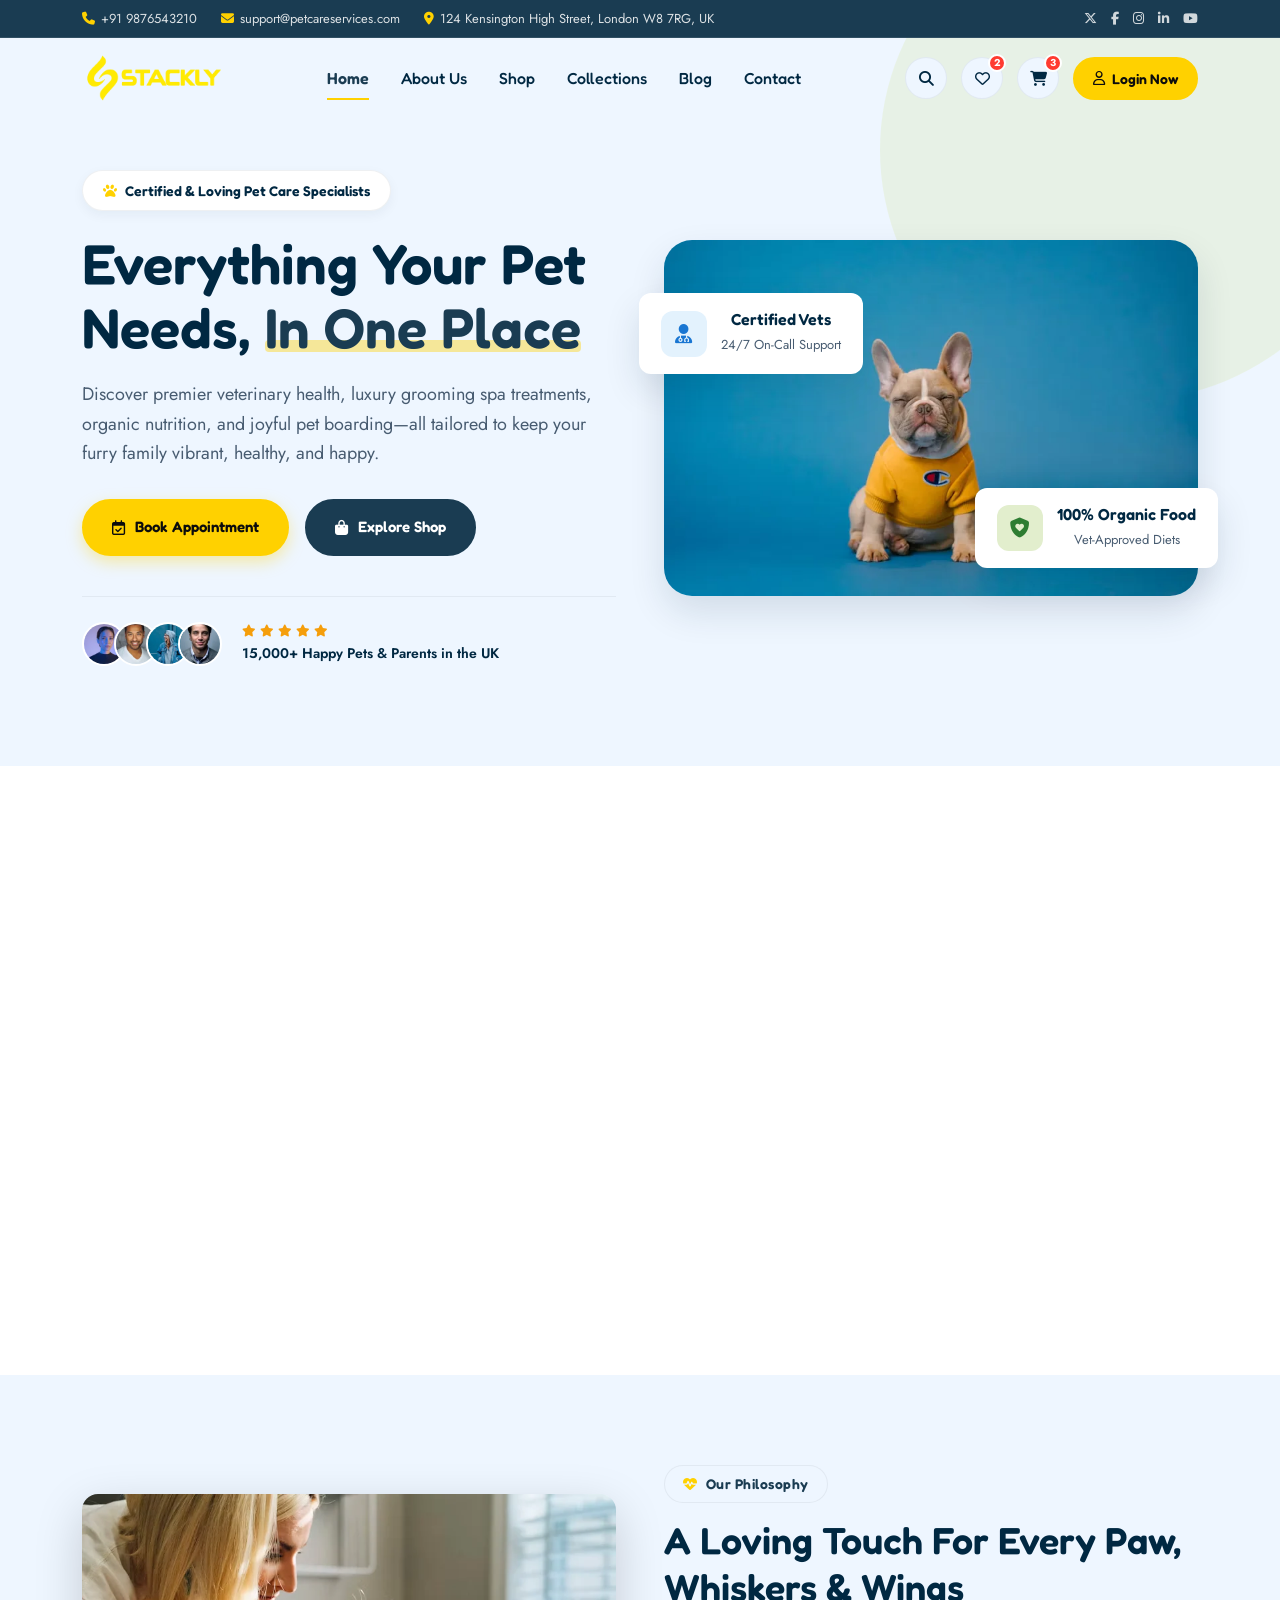
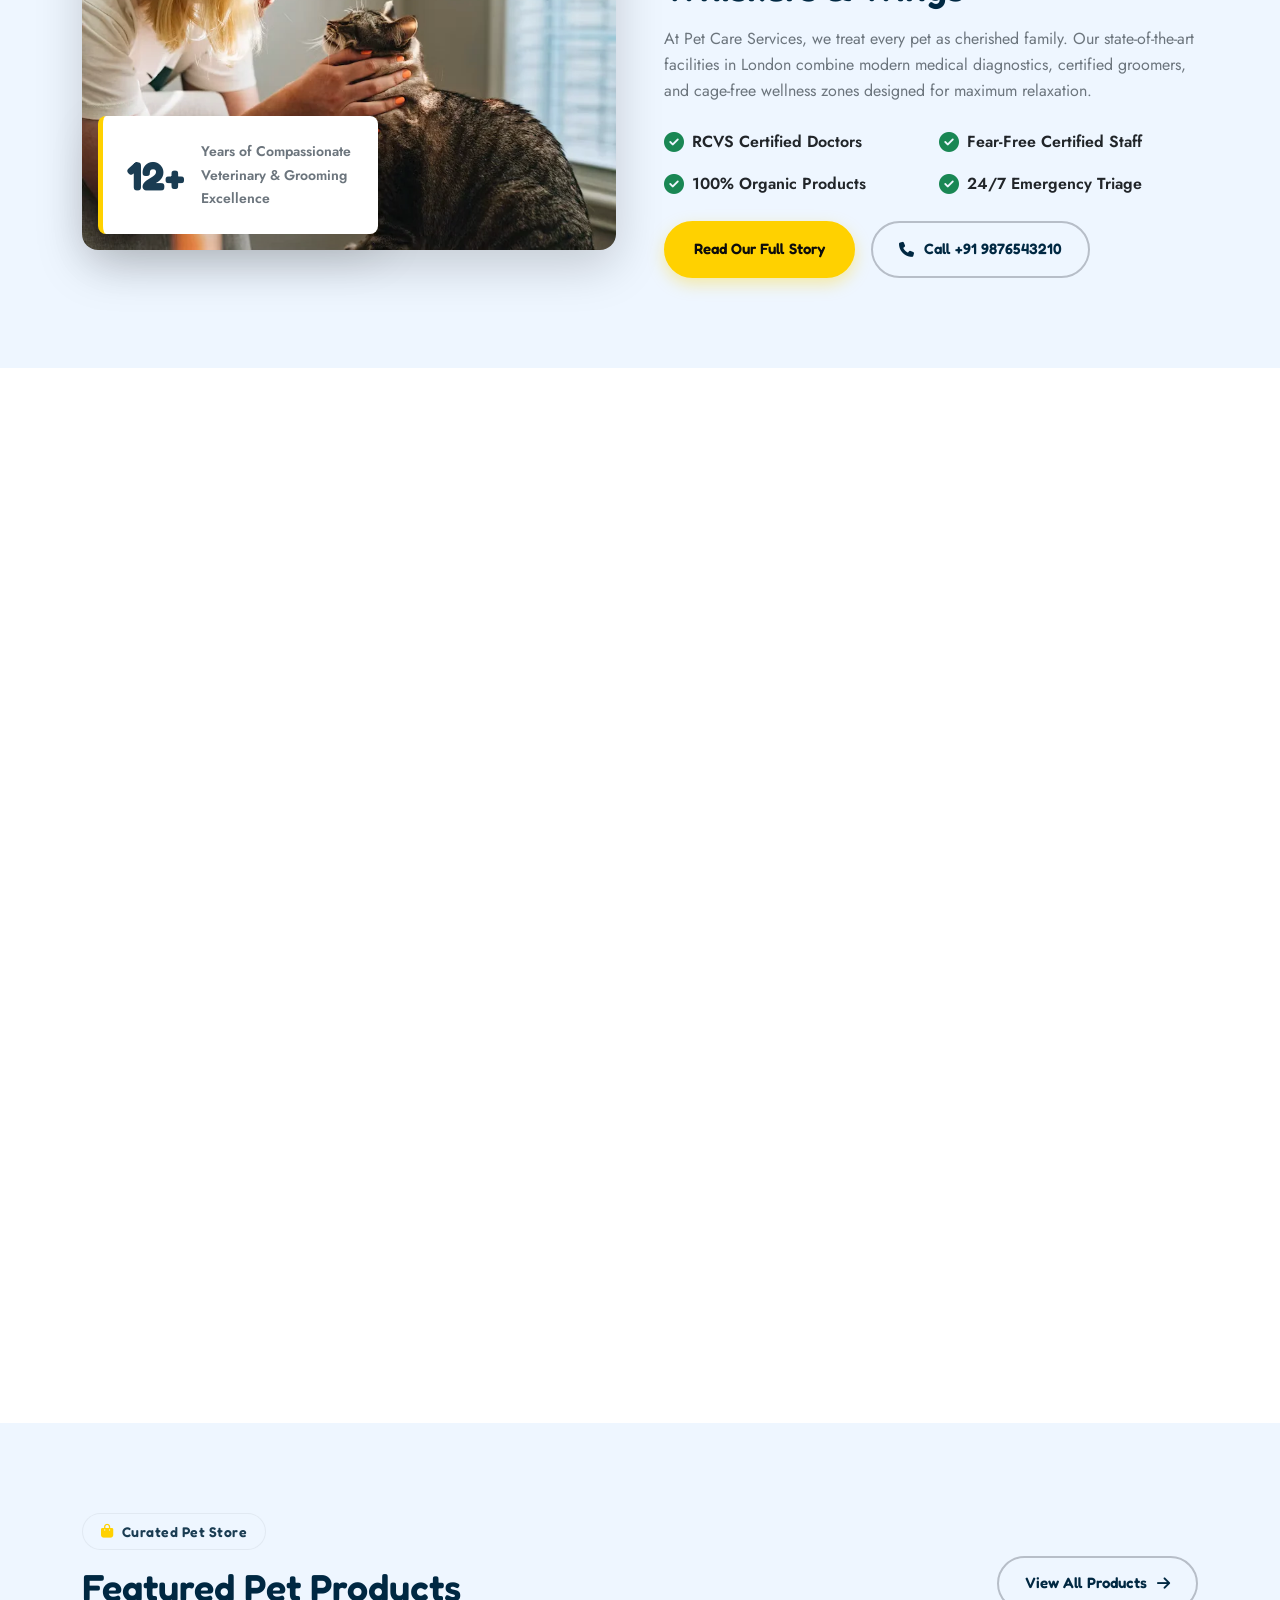
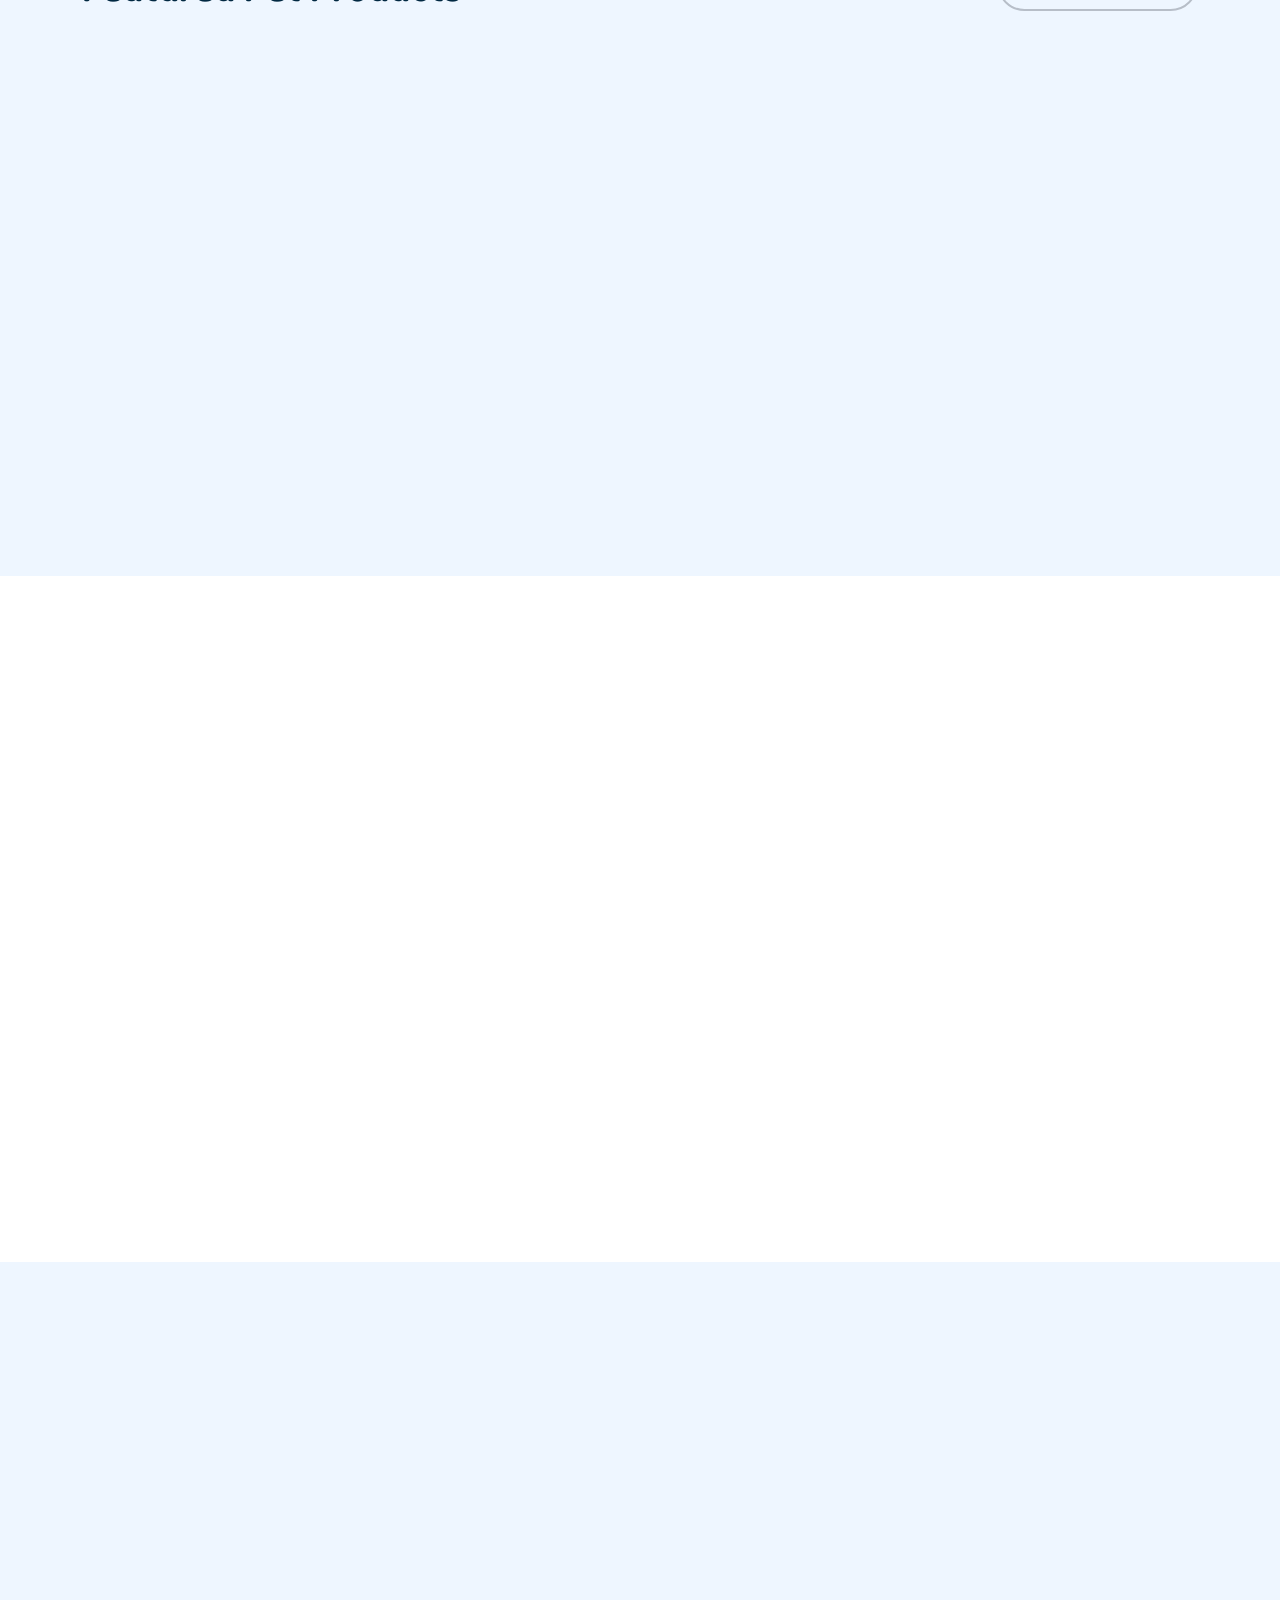
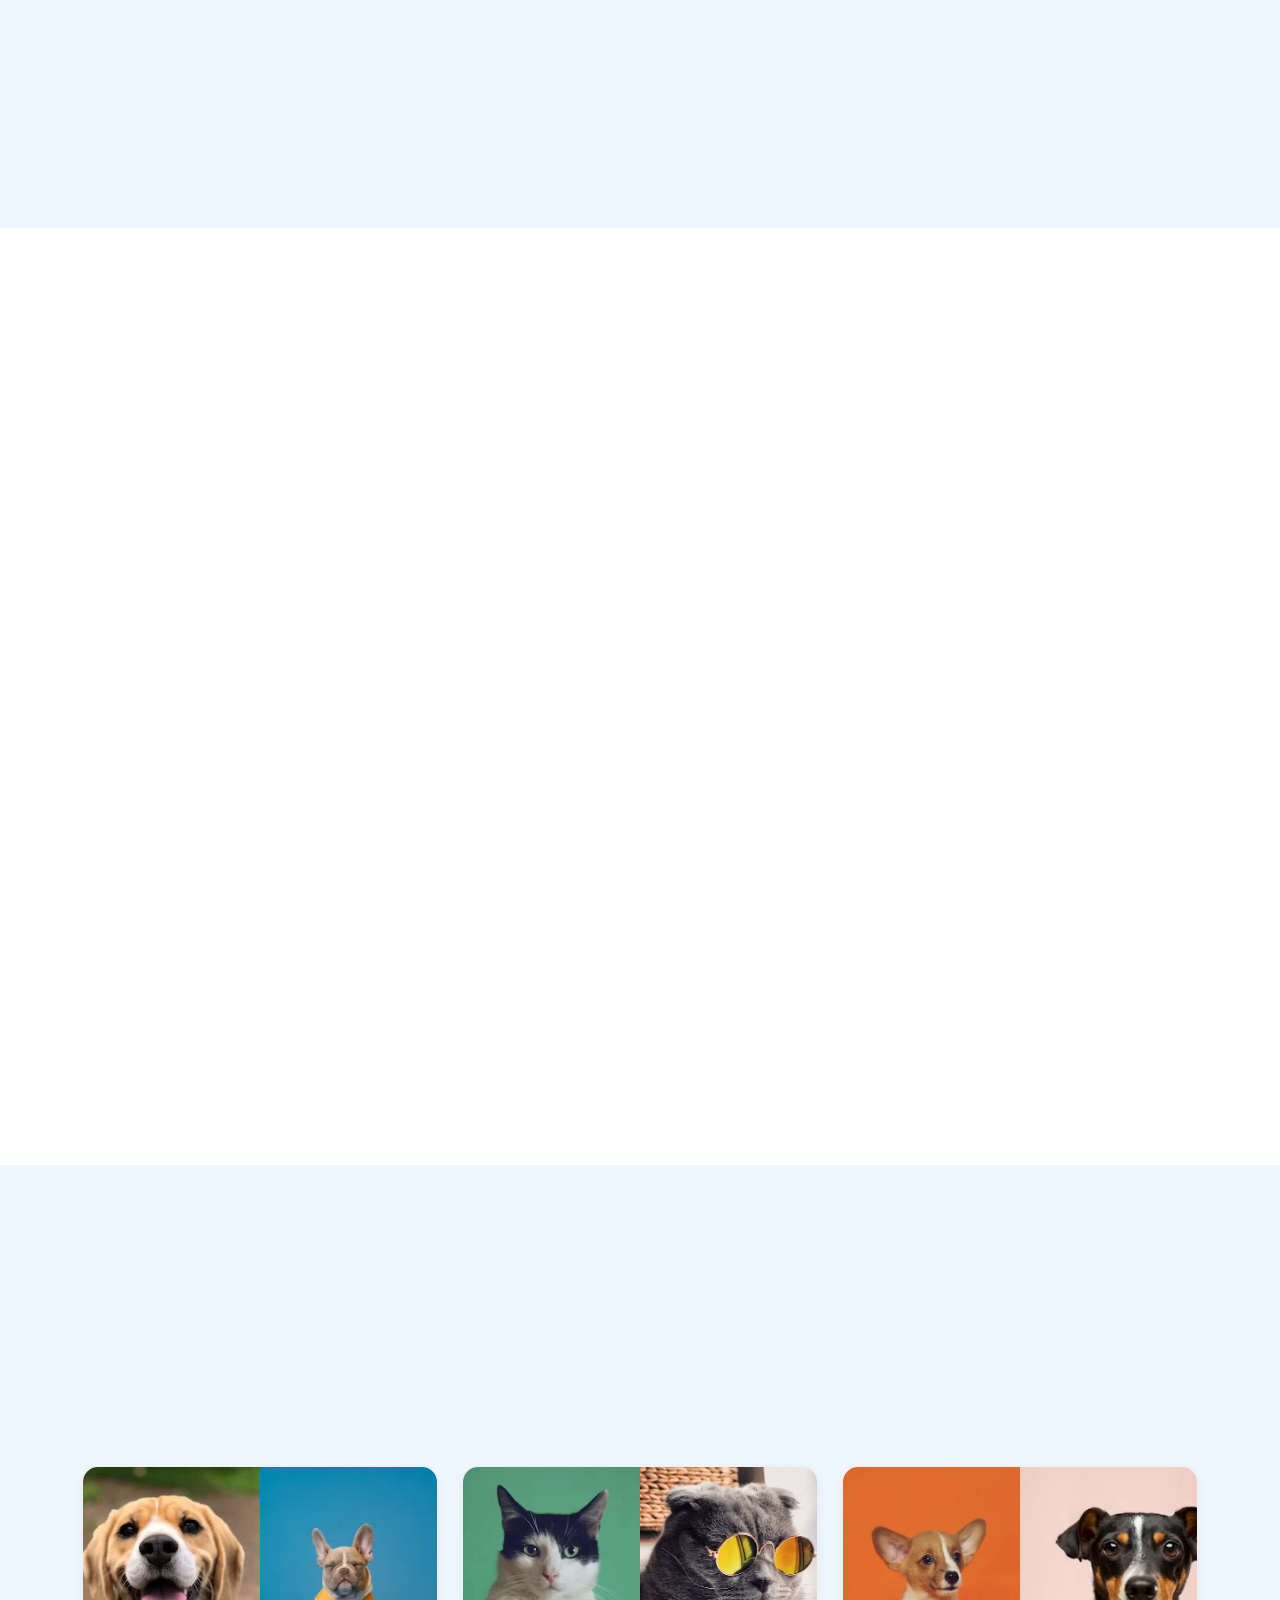
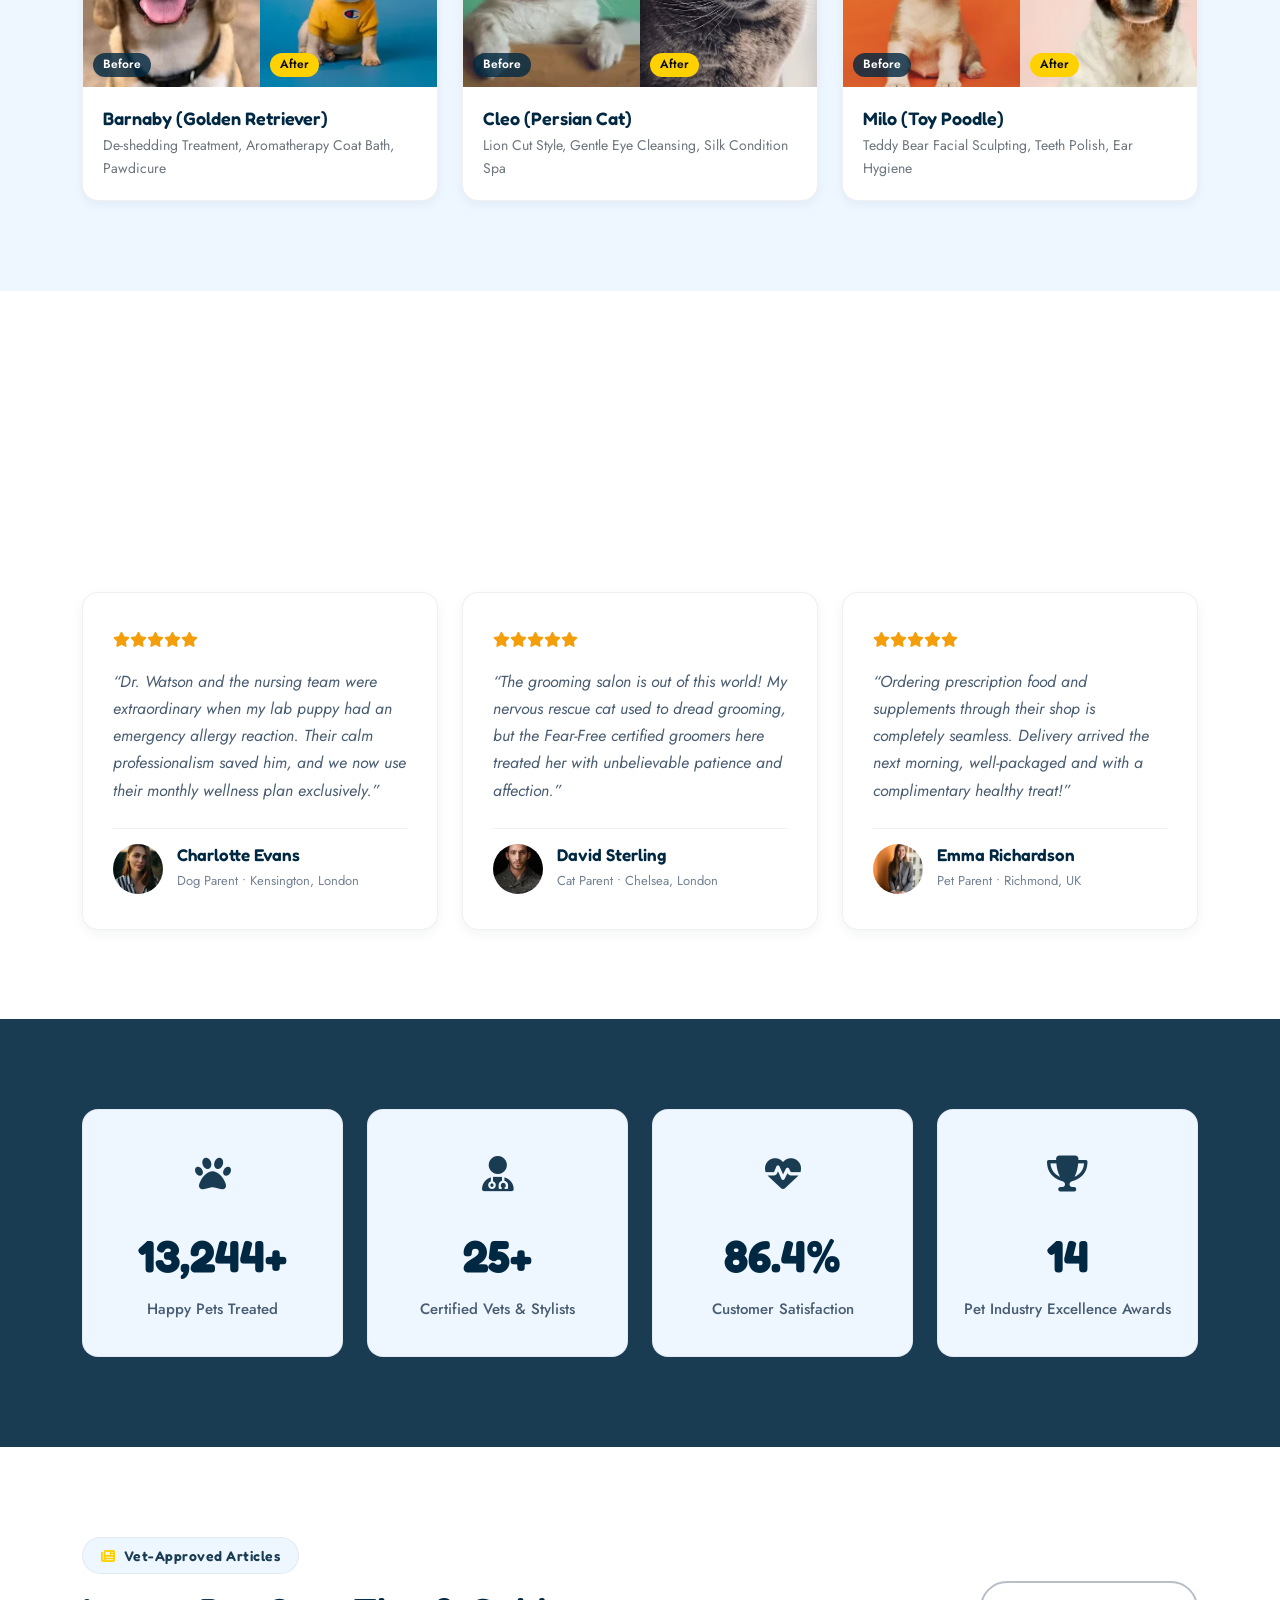
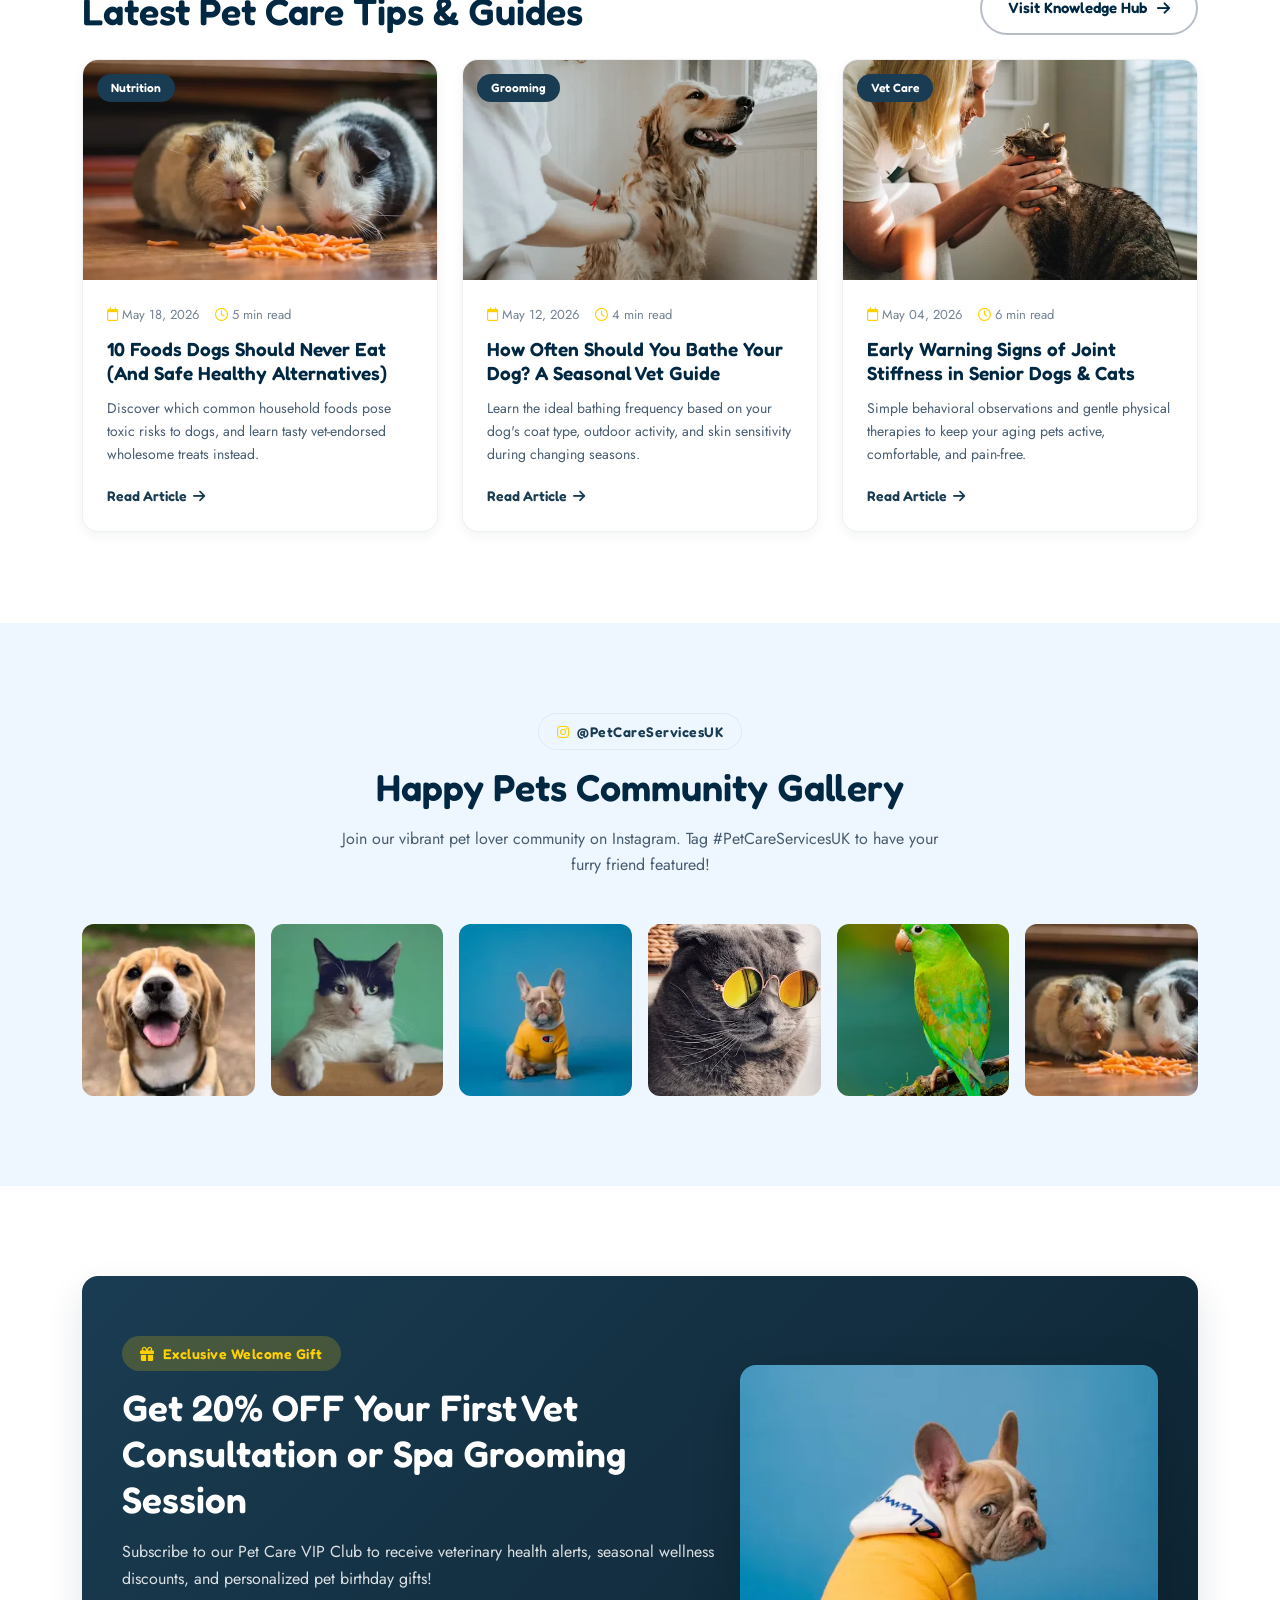
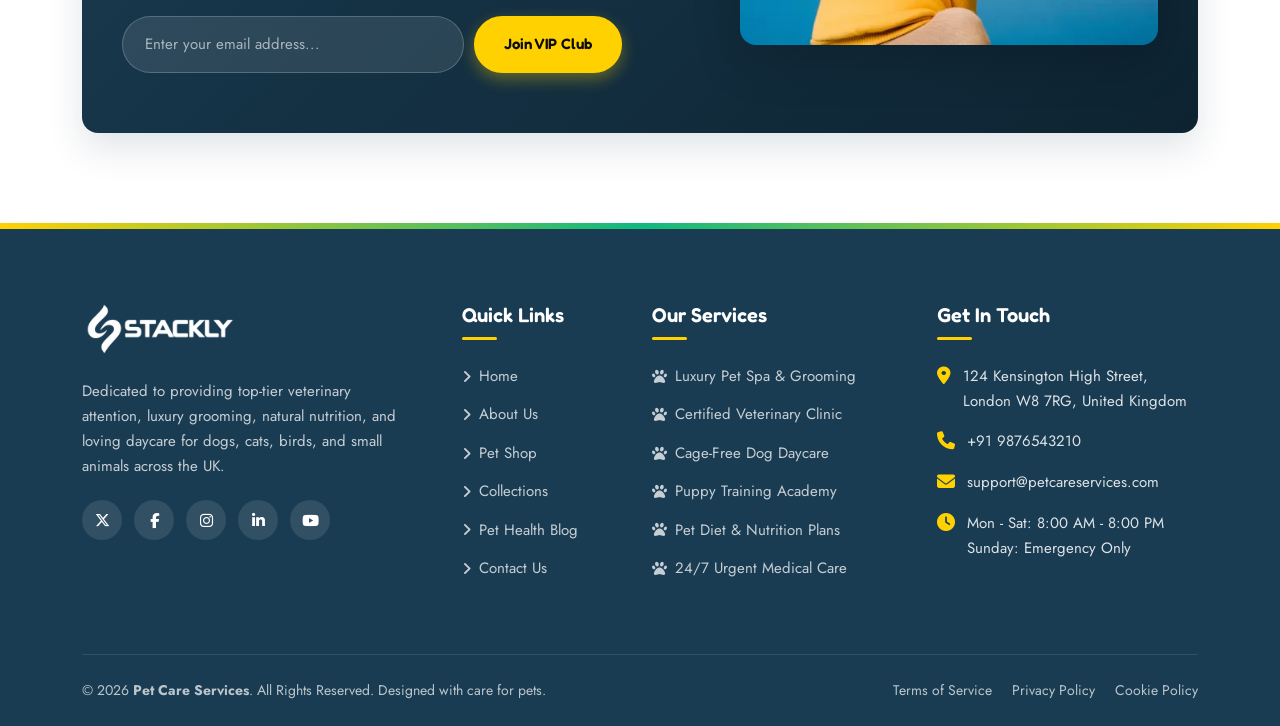
<file: index.html>
<!doctype html>
<html lang="en">
  <head>
    <meta charset="UTF-8" />
    <meta name="viewport" content="width=device-width, initial-scale=1.0" />
    <title>
      Pet Care Services - Professional Veterinary, Grooming & Pet Care
    </title>

    <!-- Favicon -->
    <link rel="icon" type="image/webp" href="assets/images/logoStackly.webp" />

    <!-- Bootstrap 5.3.3 CSS CDN -->
    <link
      href="https://cdn.jsdelivr.net/npm/bootstrap@5.3.3/dist/css/bootstrap.min.css"
      rel="stylesheet"
    />

    <!-- FontAwesome 6.5.1 CDN -->
    <link
      rel="stylesheet"
      href="https://cdnjs.cloudflare.com/ajax/libs/font-awesome/6.5.1/css/all.min.css"
    />

    <!-- Custom Theme Stylesheet -->
    <link rel="stylesheet" href="assets/css/styles.css" />
  </head>
  <body>
    <!-- ==========================================================================
       Preloader Component (2 Seconds Duration)
       ========================================================================== -->
    <div
      id="pet-preloader"
      class="pet-preloader"
      role="status"
      aria-live="polite"
      aria-label="Loading Pet Care Services"
    >
      <div class="preloader-backdrop">
        <div class="floating-paws">
          <span class="bubble bubble-1"><i class="fa-solid fa-paw"></i></span>
          <span class="bubble bubble-2"><i class="fa-solid fa-bone"></i></span>
          <span class="bubble bubble-3"><i class="fa-solid fa-heart"></i></span>
          <span class="bubble bubble-4"><i class="fa-solid fa-paw"></i></span>
          <span class="bubble bubble-5"><i class="fa-solid fa-star"></i></span>
          <span class="bubble bubble-6"><i class="fa-solid fa-paw"></i></span>
        </div>
      </div>

      <div class="preloader-card">
        <!-- Logo / Brand Emblem -->
        <div class="preloader-emblem-wrap">
          <div class="emblem-ring-outer"></div>
          <div class="emblem-ring-inner"></div>
          <div class="emblem-center">
            <div class="paw-main-icon">
              <svg
                class="svg-paw-hero"
                viewBox="0 0 100 100"
                fill="none"
                xmlns="http://www.w3.org/2000/svg"
              >
                <!-- Large Paw Pad -->
                <path
                  class="paw-pad"
                  d="M50 44C38.5 44 29 53 29 65C29 74.8 37.4 83 50 83C62.6 83 71 74.8 71 65C71 53 61.5 44 50 44Z"
                  fill="url(#pawGrad)"
                />
                <!-- Heart cutout inside pad -->
                <path
                  class="paw-heart"
                  d="M50 58 C46.5 53.5 41 56 41 61 C41 65.5 50 72 50 72 C50 72 59 65.5 59 61 C59 56 53.5 53.5 50 58 Z"
                  fill="#002842"
                />
                <!-- 4 Toes -->
                <ellipse
                  class="paw-toe paw-toe-1"
                  cx="24"
                  cy="41"
                  rx="7.5"
                  ry="11.5"
                  transform="rotate(-22 24 41)"
                  fill="url(#pawGrad)"
                />
                <ellipse
                  class="paw-toe paw-toe-2"
                  cx="41"
                  cy="27"
                  rx="8"
                  ry="12.5"
                  transform="rotate(-7 41 27)"
                  fill="url(#pawGrad)"
                />
                <ellipse
                  class="paw-toe paw-toe-3"
                  cx="59"
                  cy="27"
                  rx="8"
                  ry="12.5"
                  transform="rotate(7 59 27)"
                  fill="url(#pawGrad)"
                />
                <ellipse
                  class="paw-toe paw-toe-4"
                  cx="76"
                  cy="41"
                  rx="7.5"
                  ry="11.5"
                  transform="rotate(22 76 41)"
                  fill="url(#pawGrad)"
                />
                <defs>
                  <linearGradient
                    id="pawGrad"
                    x1="20"
                    y1="15"
                    x2="80"
                    y2="85"
                    gradientUnits="userSpaceOnUse"
                  >
                    <stop offset="0%" stop-color="#ffd100" />
                    <stop offset="100%" stop-color="#ff9900" />
                  </linearGradient>
                </defs>
              </svg>
            </div>
            <!-- Sparkles -->
            <span class="sparkle sparkle-1"
              ><i class="fa-solid fa-sparkles"></i
            ></span>
            <span class="sparkle sparkle-2"
              ><i class="fa-solid fa-heart"></i
            ></span>
          </div>
        </div>

        <!-- Logo -->
        <div class="preloader-logo-wrap">
          <img
            src="assets/images/logoStackly.webp"
            alt="Pet Care Services Logo"
            class="preloader-logo"
          />
        </div>

        <!-- Brand Name & Badge -->
        <div class="preloader-text-wrap">
          <div class="preloader-badge">
            <i class="fa-solid fa-paw"></i>
            <span>Pet Care Services</span>
            <i class="fa-solid fa-paw"></i>
          </div>
          <h2 class="preloader-title">Pampering Your Best Friends</h2>
          <div class="preloader-status-msg" id="preloader-status">
            Waking up happy tails...
          </div>
        </div>

        <!-- Walking Paw Trail -->
        <div class="walking-paws-trail">
          <span class="step-paw step-1"><i class="fa-solid fa-paw"></i></span>
          <span class="step-paw step-2"><i class="fa-solid fa-paw"></i></span>
          <span class="step-paw step-3"><i class="fa-solid fa-paw"></i></span>
          <span class="step-paw step-4"><i class="fa-solid fa-paw"></i></span>
        </div>

        <!-- Progress Bar & Percentage -->
        <div class="preloader-progress-wrap">
          <div class="preloader-progress-track">
            <div class="preloader-progress-bar" id="preloader-bar">
              <span class="progress-glow"></span>
              <span class="progress-runner-paw"
                ><i class="fa-solid fa-paw"></i
              ></span>
            </div>
          </div>
          <div class="preloader-progress-meta">
            <span class="meta-label"
              ><i class="fa-solid fa-shield-cat"></i> Premium Care Loading</span
            >
            <span class="meta-percent" id="preloader-percent">0%</span>
          </div>
        </div>
      </div>
    </div>

    <!-- Header Placeholder (Common Component) -->
    <div id="header-placeholder"></div>

    <!-- ==========================================================================
       Main Content
       ========================================================================== -->
    <main>
      <!-- SECTION 1: Hero Section -->
      <section class="hero-home-section">
        <div class="container">
          <div class="row align-items-center g-5">
            <div class="col-lg-6">
              <div class="hero-home-content">
                <div class="hero-tag">
                  <i class="fa-solid fa-paw"></i>
                  <span>Certified & Loving Pet Care Specialists</span>
                </div>
                <h1 class="hero-main-title">
                  Everything Your Pet Needs, <span>In One Place</span>
                </h1>
                <p class="hero-desc">
                  Discover premier veterinary health, luxury grooming spa
                  treatments, organic nutrition, and joyful pet boarding—all
                  tailored to keep your furry family vibrant, healthy, and
                  happy.
                </p>
                <div class="hero-cta-group">
                  <a href="#" class="theme-btn">
                    <i class="fa-regular fa-calendar-check"></i> Book
                    Appointment
                  </a>
                  <a href="#" class="theme-btn-secondary">
                    <i class="fa-solid fa-bag-shopping"></i> Explore Shop
                  </a>
                </div>
                <div class="hero-trust-box">
                  <div class="hero-avatars">
                    <img
                      src="./assets/images/home/home-hero-avatars-1.webp"
                      alt="Pet Parent"
                    />
                    <img
                      src="./assets/images/home/home-hero-avatars-2.webp"
                      alt="Pet Parent"
                    />
                    <img
                      src="./assets/images/home/home-hero-avatars-3.webp"
                      alt="Pet Parent"
                    />
                    <img
                      src="./assets/images/home/home-hero-avatars-4.webp"
                      alt="Pet Parent"
                    />
                  </div>
                  <div class="hero-trust-text">
                    <div class="stars">
                      <i class="fa-solid fa-star"></i>
                      <i class="fa-solid fa-star"></i>
                      <i class="fa-solid fa-star"></i>
                      <i class="fa-solid fa-star"></i>
                      <i class="fa-solid fa-star"></i>
                    </div>
                    <p>15,000+ Happy Pets & Parents in the UK</p>
                  </div>
                </div>
              </div>
            </div>

            <div class="col-lg-6">
              <div class="hero-image-wrapper">
                <img
                  src="./assets/images/home/home-hero-image-wrapper.webp"
                  alt="Happy Dog & Cat Care"
                  class="hero-main-image"
                />

                <!-- Floating Card 1 -->
                <div class="hero-floating-card hero-floating-card-1">
                  <div class="icon-box">
                    <i class="fa-solid fa-user-doctor"></i>
                  </div>
                  <div>
                    <h5>Certified Vets</h5>
                    <span>24/7 On-Call Support</span>
                  </div>
                </div>

                <!-- Floating Card 2 -->
                <div class="hero-floating-card hero-floating-card-2">
                  <div class="icon-box">
                    <i class="fa-solid fa-shield-heart"></i>
                  </div>
                  <div>
                    <h5>100% Organic Food</h5>
                    <span>Vet-Approved Diets</span>
                  </div>
                </div>
              </div>
            </div>
          </div>
        </div>
      </section>

      <!-- SECTION 2: Pet Categories Showcase -->
      <section class="section-padding bg-white">
        <div class="container">
          <div class="section-title text-center">
            <div class="section-subtitle-badge">
              <i class="fa-solid fa-shapes"></i> Specialized Care
            </div>
            <h2 class="section-main-title">Pet Categories We Serve</h2>
            <p class="section-desc">
              Tailored nutrition, healthcare, and gentle grooming suited
              perfectly to every species and breed.
            </p>
          </div>

          <div class="row g-4 justify-content-center">
            <!-- Category 1: Dogs -->
            <div class="col-6 col-md-4 col-lg-2">
              <a href="#" class="categories-card">
                <div class="categories-icon-wrap">
                  <img
                    src="./assets/images/home/home-categories-card-1.webp"
                    alt="Dogs Care"
                  />
                </div>
                <h4 class="categories-title">Dogs</h4>
                <span class="categories-count">240+ Products</span>
              </a>
            </div>

            <!-- Category 2: Cats -->
            <div class="col-6 col-md-4 col-lg-2">
              <a href="#" class="categories-card">
                <div class="categories-icon-wrap">
                  <img
                    src="./assets/images/home/home-categories-card-2.webp"
                    alt="Cats Care"
                  />
                </div>
                <h4 class="categories-title">Cats</h4>
                <span class="categories-count">180+ Products</span>
              </a>
            </div>

            <!-- Category 3: Birds -->
            <div class="col-6 col-md-4 col-lg-2">
              <a href="#" class="categories-card">
                <div class="categories-icon-wrap">
                  <img
                    src="./assets/images/home/home-categories-card-3.webp"
                    alt="Birds Care"
                  />
                </div>
                <h4 class="categories-title">Birds</h4>
                <span class="categories-count">75+ Products</span>
              </a>
            </div>

            <!-- Category 4: Small Animals -->
            <div class="col-6 col-md-4 col-lg-2">
              <a href="#" class="categories-card">
                <div class="categories-icon-wrap">
                  <img
                    src="./assets/images/home/home-categories-card-4.webp"
                    alt="Hamsters & Rabbits"
                  />
                </div>
                <h4 class="categories-title">Small Pets</h4>
                <span class="categories-count">60+ Products</span>
              </a>
            </div>

            <!-- Category 5: Aquatic Fish -->
            <div class="col-6 col-md-4 col-lg-2">
              <a href="#" class="categories-card">
                <div class="categories-icon-wrap">
                  <img
                    src="./assets/images/home/home-categories-card-5.webp"
                    alt="Aquatic Care"
                  />
                </div>
                <h4 class="categories-title">Fish & Aqua</h4>
                <span class="categories-count">90+ Products</span>
              </a>
            </div>

            <!-- Category 6: Reptiles -->
            <div class="col-6 col-md-4 col-lg-2">
              <a href="#" class="categories-card">
                <div class="categories-icon-wrap">
                  <img
                    src="./assets/images/home/home-categories-card-6.webp"
                    alt="Reptiles Care"
                  />
                </div>
                <h4 class="categories-title">Reptiles</h4>
                <span class="categories-count">45+ Products</span>
              </a>
            </div>
          </div>
        </div>
      </section>

      <!-- SECTION 3: About & Care Philosophy Overview -->
      <section
        class="section-padding"
        style="background-color: var(--bg-secondary)"
      >
        <div class="container">
          <div class="row align-items-center g-5">
            <div class="col-lg-6">
              <div class="position-relative">
                <img
                  src="./assets/images/home/home-care-philosophy.webp"
                  alt="Veterinarian with Puppy"
                  class="rounded-4 shadow-lg w-100"
                  style="max-height: 480px; object-fit: cover"
                />
                <div
                  class="position-absolute bottom-0 start-0 bg-white p-4 m-3 rounded-3 shadow-lg d-none d-sm-flex align-items-center gap-3"
                  style="
                    max-width: 280px;
                    border-left: 5px solid var(--primary-color);
                  "
                >
                  <div
                    class="display-6 fw-bold text-primary"
                    style="
                      font-family: var(--title-font);
                      color: var(--bg-primary) !important;
                    "
                  >
                    12+
                  </div>
                  <div class="small fw-semibold text-secondary">
                    Years of Compassionate Veterinary & Grooming Excellence
                  </div>
                </div>
              </div>
            </div>

            <div class="col-lg-6">
              <div class="section-subtitle-badge">
                <i class="fa-solid fa-heart-pulse"></i> Our Philosophy
              </div>
              <h2 class="section-main-title">
                A Loving Touch For Every Paw, Whiskers & Wings
              </h2>
              <p class="text-secondary mb-4">
                At Pet Care Services, we treat every pet as cherished family.
                Our state-of-the-art facilities in London combine modern medical
                diagnostics, certified groomers, and cage-free wellness zones
                designed for maximum relaxation.
              </p>

              <div class="row g-3 mb-4">
                <div class="col-sm-6">
                  <div class="d-flex align-items-center gap-2">
                    <i class="fa-solid fa-circle-check text-success fs-5"></i>
                    <span class="fw-semibold text-dark"
                      >RCVS Certified Doctors</span
                    >
                  </div>
                </div>
                <div class="col-sm-6">
                  <div class="d-flex align-items-center gap-2">
                    <i class="fa-solid fa-circle-check text-success fs-5"></i>
                    <span class="fw-semibold text-dark"
                      >Fear-Free Certified Staff</span
                    >
                  </div>
                </div>
                <div class="col-sm-6">
                  <div class="d-flex align-items-center gap-2">
                    <i class="fa-solid fa-circle-check text-success fs-5"></i>
                    <span class="fw-semibold text-dark"
                      >100% Organic Products</span
                    >
                  </div>
                </div>
                <div class="col-sm-6">
                  <div class="d-flex align-items-center gap-2">
                    <i class="fa-solid fa-circle-check text-success fs-5"></i>
                    <span class="fw-semibold text-dark"
                      >24/7 Emergency Triage</span
                    >
                  </div>
                </div>
              </div>

              <div class="d-flex flex-wrap gap-3">
                <a href="#" class="theme-btn">Read Our Full Story</a>
                <a href="#" class="theme-btn-outline"
                  ><i class="fa-solid fa-phone"></i> Call +91 9876543210</a
                >
              </div>
            </div>
          </div>
        </div>
      </section>

      <!-- SECTION 4: Top Core Services -->
      <section class="section-padding bg-white">
        <div class="container">
          <div class="section-title text-center">
            <div class="section-subtitle-badge">
              <i class="fa-solid fa-hand-holding-medical"></i> Premier Pet
              Solutions
            </div>
            <h2 class="section-main-title">
              Professional Services for Happy Pets
            </h2>
            <p class="section-desc">
              From comprehensive wellness exams and luxury spa days to certified
              behavior training, we cover all your pet’s life stages.
            </p>
          </div>

          <div class="row g-4">
            <!-- Service 1 -->
            <div class="col-md-6 col-lg-4">
              <div class="service-card">
                <div class="service-icon-box">
                  <i class="fa-solid fa-scissors"></i>
                </div>
                <h3 class="service-title">Luxury Pet Grooming & Spa</h3>
                <p class="service-desc">
                  Hydrating botanical baths, gentle de-shedding, nail clipping,
                  ear cleansing, and breed-standard stylized hair trims.
                </p>
                <a href="#" class="service-link"
                  >Learn More <i class="fa-solid fa-arrow-right"></i
                ></a>
              </div>
            </div>

            <!-- Service 2 -->
            <div class="col-md-6 col-lg-4">
              <div class="service-card">
                <div class="service-icon-box">
                  <i class="fa-solid fa-stethoscope"></i>
                </div>
                <h3 class="service-title">Veterinary Health & Checkups</h3>
                <p class="service-desc">
                  Complete medical wellness exams, vaccinations, parasite
                  control, dental scaling, and advanced diagnostic imaging.
                </p>
                <a href="#" class="service-link"
                  >Learn More <i class="fa-solid fa-arrow-right"></i
                ></a>
              </div>
            </div>

            <!-- Service 3 -->
            <div class="col-md-6 col-lg-4">
              <div class="service-card">
                <div class="service-icon-box">
                  <i class="fa-solid fa-hotel"></i>
                </div>
                <h3 class="service-title">Cage-Free Daycare & Hotel</h3>
                <p class="service-desc">
                  Spacious climate-controlled play areas, constant webcam access
                  for pet parents, supervised socialization, and cozy bedtime
                  suites.
                </p>
                <a href="#" class="service-link"
                  >Learn More <i class="fa-solid fa-arrow-right"></i
                ></a>
              </div>
            </div>

            <!-- Service 4 -->
            <div class="col-md-6 col-lg-4">
              <div class="service-card">
                <div class="service-icon-box">
                  <i class="fa-solid fa-graduation-cap"></i>
                </div>
                <h3 class="service-title">Positive Behavioral Training</h3>
                <p class="service-desc">
                  Puppy obedience foundations, leash manners, behavioral
                  correction, and agility training guided by accredited
                  trainers.
                </p>
                <a href="#" class="service-link"
                  >Learn More <i class="fa-solid fa-arrow-right"></i
                ></a>
              </div>
            </div>

            <!-- Service 5 -->
            <div class="col-md-6 col-lg-4">
              <div class="service-card">
                <div class="service-icon-box">
                  <i class="fa-solid fa-bowl-food"></i>
                </div>
                <h3 class="service-title">Clinical Nutrition Consultation</h3>
                <p class="service-desc">
                  Custom dietary formulation for allergies, weight management,
                  sensitive stomachs, and life-stage health optimization.
                </p>
                <a href="#" class="service-link"
                  >Learn More <i class="fa-solid fa-arrow-right"></i
                ></a>
              </div>
            </div>

            <!-- Service 6 -->
            <div class="col-md-6 col-lg-4">
              <div class="service-card">
                <div class="service-icon-box">
                  <i class="fa-solid fa-truck-medical"></i>
                </div>
                <h3 class="service-title">24/7 Emergency Veterinary</h3>
                <p class="service-desc">
                  Round-the-clock intensive trauma care, surgical intervention,
                  toxin management, and rapid stabilization hotline.
                </p>
                <a href="#" class="service-link"
                  >Learn More <i class="fa-solid fa-arrow-right"></i
                ></a>
              </div>
            </div>
          </div>
        </div>
      </section>

      <!-- SECTION 5: Featured Pet Products & Nutrition Showcase -->
      <section
        class="section-padding"
        style="background-color: var(--bg-secondary)"
      >
        <div class="container">
          <div
            class="d-flex flex-column flex-md-row justify-content-between align-items-md-end mb-4"
          >
            <div>
              <div class="section-subtitle-badge">
                <i class="fa-solid fa-bag-shopping"></i> Curated Pet Store
              </div>
              <h2 class="section-main-title mb-0">Featured Pet Products</h2>
            </div>
            <div class="mt-3 mt-md-0">
              <a href="#" class="theme-btn-outline"
                >View All Products <i class="fa-solid fa-arrow-right"></i
              ></a>
            </div>
          </div>

          <div class="row g-4">
            <!-- Product 1 -->
            <div class="col-12 col-sm-6 col-lg-3 product-item-wrap">
              <div class="product-card">
                <div class="product-image-wrap">
                  <span class="product-badge">Best Seller</span>
                  <img
                    src="./assets/images/home/home-featured-pet-products-1.webp"
                    alt="Organic Dog Kibble"
                  />
                  <div class="product-actions">
                    <button
                      class="product-btn-action btn-add-to-cart"
                      title="Add to Cart"
                    >
                      <i class="fa-solid fa-cart-plus"></i>
                    </button>
                    <button
                      class="product-btn-action btn-add-to-wishlist"
                      title="Save to Wishlist"
                    >
                      <i class="fa-regular fa-heart"></i>
                    </button>
                  </div>
                </div>
                <div class="product-details">
                  <span class="product-category">Dog Nutrition</span>
                  <h4 class="product-name">
                    <a href="#">Organic Salmon Kibble (5kg)</a>
                  </h4>
                  <div class="product-rating">
                    <i class="fa-solid fa-star"></i
                    ><i class="fa-solid fa-star"></i
                    ><i class="fa-solid fa-star"></i
                    ><i class="fa-solid fa-star"></i
                    ><i class="fa-solid fa-star"></i>
                    <span>(142)</span>
                  </div>
                  <div class="product-price-row">
                    <div>
                      <span class="product-price">£34.99</span>
                      <span class="product-price-old">£42.00</span>
                    </div>
                    <a href="#" class="theme-btn theme-btn-sm btn-add-to-cart"
                      >Buy Now</a
                    >
                  </div>
                </div>
              </div>
            </div>

            <!-- Product 2 -->
            <div class="col-12 col-sm-6 col-lg-3 product-item-wrap">
              <div class="product-card">
                <div class="product-image-wrap">
                  <span class="product-badge">Popular</span>
                  <img
                    src="./assets/images/home/home-featured-pet-products-2.webp"
                    alt="Luxury Orthopedic Pet Bed"
                  />
                  <div class="product-actions">
                    <button
                      class="product-btn-action btn-add-to-cart"
                      title="Add to Cart"
                    >
                      <i class="fa-solid fa-cart-plus"></i>
                    </button>
                    <button
                      class="product-btn-action btn-add-to-wishlist"
                      title="Save to Wishlist"
                    >
                      <i class="fa-regular fa-heart"></i>
                    </button>
                  </div>
                </div>
                <div class="product-details">
                  <span class="product-category">Comfort & Sleep</span>
                  <h4 class="product-name">
                    <a href="#">Memory Foam Orthopedic Bed</a>
                  </h4>
                  <div class="product-rating">
                    <i class="fa-solid fa-star"></i
                    ><i class="fa-solid fa-star"></i
                    ><i class="fa-solid fa-star"></i
                    ><i class="fa-solid fa-star"></i
                    ><i class="fa-solid fa-star-half-stroke"></i>
                    <span>(98)</span>
                  </div>
                  <div class="product-price-row">
                    <div>
                      <span class="product-price">£49.50</span>
                      <span class="product-price-old">£58.00</span>
                    </div>
                    <a href="#" class="theme-btn theme-btn-sm btn-add-to-cart"
                      >Buy Now</a
                    >
                  </div>
                </div>
              </div>
            </div>

            <!-- Product 3 -->
            <div class="col-12 col-sm-6 col-lg-3 product-item-wrap">
              <div class="product-card">
                <div class="product-image-wrap">
                  <span class="product-badge">New</span>
                  <img
                    src="./assets/images/home/home-featured-pet-products-3.webp"
                    alt="Botanical Pet Shampoo"
                  />
                  <div class="product-actions">
                    <button
                      class="product-btn-action btn-add-to-cart"
                      title="Add to Cart"
                    >
                      <i class="fa-solid fa-cart-plus"></i>
                    </button>
                    <button
                      class="product-btn-action btn-add-to-wishlist"
                      title="Save to Wishlist"
                    >
                      <i class="fa-regular fa-heart"></i>
                    </button>
                  </div>
                </div>
                <div class="product-details">
                  <span class="product-category">Grooming & Care</span>
                  <h4 class="product-name">
                    <a href="#">Aloe & Oatmeal Fur Shampoo</a>
                  </h4>
                  <div class="product-rating">
                    <i class="fa-solid fa-star"></i
                    ><i class="fa-solid fa-star"></i
                    ><i class="fa-solid fa-star"></i
                    ><i class="fa-solid fa-star"></i
                    ><i class="fa-solid fa-star"></i>
                    <span>(167)</span>
                  </div>
                  <div class="product-price-row">
                    <div>
                      <span class="product-price">£16.99</span>
                      <span class="product-price-old">£21.00</span>
                    </div>
                    <a href="#" class="theme-btn theme-btn-sm btn-add-to-cart"
                      >Buy Now</a
                    >
                  </div>
                </div>
              </div>
            </div>

            <!-- Product 4 -->
            <div class="col-12 col-sm-6 col-lg-3 product-item-wrap">
              <div class="product-card">
                <div class="product-image-wrap">
                  <span class="product-badge">Sale</span>
                  <img
                    src="./assets/images/home/home-featured-pet-products-4.webp"
                    alt="Dental Chew Toy"
                  />
                  <div class="product-actions">
                    <button
                      class="product-btn-action btn-add-to-cart"
                      title="Add to Cart"
                    >
                      <i class="fa-solid fa-cart-plus"></i>
                    </button>
                    <button
                      class="product-btn-action btn-add-to-wishlist"
                      title="Save to Wishlist"
                    >
                      <i class="fa-regular fa-heart"></i>
                    </button>
                  </div>
                </div>
                <div class="product-details">
                  <span class="product-category">Toys & Training</span>
                  <h4 class="product-name">
                    <a href="#">Durable Rubber Dental Bone</a>
                  </h4>
                  <div class="product-rating">
                    <i class="fa-solid fa-star"></i
                    ><i class="fa-solid fa-star"></i
                    ><i class="fa-solid fa-star"></i
                    ><i class="fa-solid fa-star"></i
                    ><i class="fa-solid fa-star"></i>
                    <span>(210)</span>
                  </div>
                  <div class="product-price-row">
                    <div>
                      <span class="product-price">£12.50</span>
                      <span class="product-price-old">£18.00</span>
                    </div>
                    <a href="#" class="theme-btn theme-btn-sm btn-add-to-cart"
                      >Buy Now</a
                    >
                  </div>
                </div>
              </div>
            </div>
          </div>
        </div>
      </section>

      <!-- SECTION 6: Why Choose Us (Value Proposition) -->
      <section class="section-padding bg-white">
        <div class="container">
          <div class="section-title text-center">
            <div class="section-subtitle-badge">
              <i class="fa-solid fa-award"></i> The Pet Care Difference
            </div>
            <h2 class="section-main-title">Why Pet Parents Rely On Us</h2>
            <p class="section-desc">
              Our clinic and wellness centers are built with empathy, clinical
              rigor, and continuous love for all animal companions.
            </p>
          </div>

          <div class="row g-4">
            <div class="col-sm-6 col-lg-3">
              <div class="wcu-card">
                <div class="wcu-icon-wrap">
                  <i class="fa-solid fa-user-doctor"></i>
                </div>
                <h4 class="wcu-title">Licensed Veterinarians</h4>
                <p class="wcu-desc">
                  Experienced surgeons and clinicians committed to preventative
                  health and compassionate diagnosis.
                </p>
              </div>
            </div>

            <div class="col-sm-6 col-lg-3">
              <div class="wcu-card">
                <div class="wcu-icon-wrap">
                  <i class="fa-solid fa-shield-virus"></i>
                </div>
                <h4 class="wcu-title">Sterile & Safe Clinics</h4>
                <p class="wcu-desc">
                  Hospital-grade air filtration and sanitization protocols
                  ensuring zero cross-contamination.
                </p>
              </div>
            </div>

            <div class="col-sm-6 col-lg-3">
              <div class="wcu-card">
                <div class="wcu-icon-wrap">
                  <i class="fa-solid fa-truck-fast"></i>
                </div>
                <h4 class="wcu-title">Swift Home Delivery</h4>
                <p class="wcu-desc">
                  Prescription diets and supplies delivered right to your
                  doorstep across London and the UK.
                </p>
              </div>
            </div>

            <div class="col-sm-6 col-lg-3">
              <div class="wcu-card">
                <div class="wcu-icon-wrap">
                  <i class="fa-solid fa-headset"></i>
                </div>
                <h4 class="wcu-title">24/7 Dedicated Support</h4>
                <p class="wcu-desc">
                  Immediate telephone guidance from trained triage staff
                  whenever an emergency arises.
                </p>
              </div>
            </div>
          </div>
        </div>
      </section>

      <!-- SECTION 7: Interactive Quick Appointment Booking Bar / Form -->
      <section
        class="section-padding"
        style="background-color: var(--bg-secondary)"
      >
        <div class="container">
          <div class="booking-section-wrapper">
            <div class="row align-items-center g-4">
              <div class="col-lg-5">
                <div
                  class="section-subtitle-badge"
                  style="
                    background-color: rgba(255, 209, 0, 0.2);
                    color: var(--primary-color);
                    border: none;
                  "
                >
                  <i class="fa-solid fa-clock"></i> Quick Booking
                </div>
                <h2 class="text-white mb-3" style="font-size: 2.2rem">
                  Book a Care Consultation Today
                </h2>
                <p style="color: rgba(255, 255, 255, 0.85); font-size: 16px">
                  Schedule your pet’s wellness examination, grooming spa
                  appointment, or boarding stay in under 60 seconds.
                </p>
                <div class="d-flex align-items-center gap-3 mt-4">
                  <div
                    class="bg-warning text-dark rounded-circle d-flex align-items-center justify-content-center"
                    style="width: 45px; height: 45px"
                  >
                    <i class="fa-solid fa-phone fs-5"></i>
                  </div>
                  <div>
                    <div class="small text-white-50">Urgent Inquiries Call</div>
                    <div class="fw-bold text-white fs-5">+91 9876543210</div>
                  </div>
                </div>
              </div>

              <div class="col-lg-7">
                <form class="pet-care-form" id="quickAppointmentForm">
                  <div class="row g-3">
                    <div class="col-md-6">
                      <input
                        type="text"
                        id="booking_name"
                        name="booking_name"
                        class="booking-form-control"
                        placeholder="Your Name"
                        aria-label="Your Name"
                        autocomplete="name"
                        maxlength="16"
                        required
                      />
                    </div>
                    <div class="col-md-6">
                      <input
                        type="tel"
                        id="booking_phone"
                        name="booking_phone"
                        class="booking-form-control"
                        placeholder="Your Phone (e.g. 9876543210)"
                        aria-label="Your Phone"
                        autocomplete="tel"
                        minlength="10"
                        maxlength="10"
                        required
                      />
                    </div>
                    <div class="col-md-6">
                      <select
                        id="booking_service"
                        name="booking_service"
                        class="booking-form-control"
                        aria-label="Select Service"
                        autocomplete="off"
                        required
                      >
                        <option value="" disabled selected>
                          Select Service
                        </option>
                        <option value="grooming">Luxury Grooming & Spa</option>
                        <option value="vet">Veterinary Medical Exam</option>
                        <option value="daycare">Dog Daycare / Boarding</option>
                        <option value="training">
                          Puppy Obedience Training
                        </option>
                        <option value="nutrition">
                          Diet & Nutrition Consultation
                        </option>
                      </select>
                    </div>
                    <div class="col-md-6">
                      <select
                        id="booking_species"
                        name="booking_species"
                        class="booking-form-control"
                        aria-label="Pet Species"
                        autocomplete="off"
                        required
                      >
                        <option value="" disabled selected>Pet Species</option>
                        <option value="dog">Dog</option>
                        <option value="cat">Cat</option>
                        <option value="bird">Bird</option>
                        <option value="small">
                          Small Animal (Rabbit/Hamster)
                        </option>
                      </select>
                    </div>
                    <div class="col-md-6">
                      <input
                        type="date"
                        id="booking_date"
                        name="booking_date"
                        class="booking-form-control"
                        aria-label="Appointment Date"
                        autocomplete="off"
                        required
                      />
                    </div>
                    <div class="col-md-6">
                      <button
                        type="submit"
                        class="theme-btn w-100 h-100"
                        style="padding: 12px 20px"
                      >
                        Confirm Appointment
                        <i class="fa-solid fa-paper-plane"></i>
                      </button>
                    </div>
                  </div>
                </form>
              </div>
            </div>
          </div>
        </div>
      </section>

      <!-- SECTION 8: Health & Wellness Membership Packages -->
      <section class="section-padding bg-white">
        <div class="container">
          <div class="section-title text-center">
            <div class="section-subtitle-badge">
              <i class="fa-solid fa-tags"></i> Wellness Plans
            </div>
            <h2 class="section-main-title">
              Transparent Pet Health Memberships
            </h2>
            <p class="section-desc">
              Budget-friendly recurring care packages providing complete peace
              of mind, routine vaccinations, and unlimited vet consults.
            </p>
          </div>

          <div class="row g-4 align-items-center">
            <!-- Plan 1 -->
            <div class="col-md-6 col-lg-4">
              <div class="pricing-card">
                <h4 class="pricing-title">Essential Pup/Kitten</h4>
                <p class="text-secondary small">
                  For young pets up to 12 months
                </p>
                <div class="pricing-price">£29<span>/month</span></div>
                <ul class="pricing-features-list">
                  <li>
                    <i class="fa-solid fa-check"></i> Core Annual Vaccinations
                  </li>
                  <li>
                    <i class="fa-solid fa-check"></i> 2 Routine Health Checks /
                    Year
                  </li>
                  <li>
                    <i class="fa-solid fa-check"></i> Microchip Registration
                  </li>
                  <li>
                    <i class="fa-solid fa-check"></i> Monthly Flea & Worming
                    Treatment
                  </li>
                  <li>
                    <i class="fa-solid fa-check"></i> 10% Off Grooming Spa
                    Services
                  </li>
                </ul>
                <a href="#" class="theme-btn-outline w-100">Choose Plan</a>
              </div>
            </div>

            <!-- Plan 2 (Featured) -->
            <div class="col-md-6 col-lg-4">
              <div class="pricing-card featured">
                <span class="pricing-badge">Most Popular</span>
                <h4 class="pricing-title">Classic Wellness</h4>
                <p class="text-secondary small">
                  Comprehensive care for adult pets
                </p>
                <div class="pricing-price">£49<span>/month</span></div>
                <ul class="pricing-features-list">
                  <li>
                    <i class="fa-solid fa-check"></i> Unlimited Routine Vet
                    Consultations
                  </li>
                  <li>
                    <i class="fa-solid fa-check"></i> Full Comprehensive Blood
                    Panel
                  </li>
                  <li>
                    <i class="fa-solid fa-check"></i> Yearly Dental Scaling &
                    Polishing
                  </li>
                  <li>
                    <i class="fa-solid fa-check"></i> Complete Parasite
                    Protection
                  </li>
                  <li>
                    <i class="fa-solid fa-check"></i> 20% Off Store Products &
                    Daycare
                  </li>
                </ul>
                <a href="#" class="theme-btn w-100">Enroll Today</a>
              </div>
            </div>

            <!-- Plan 3 -->
            <div class="col-md-6 col-lg-4">
              <div class="pricing-card">
                <h4 class="pricing-title">VIP Senior Elite</h4>
                <p class="text-secondary small">
                  Advanced diagnostics for senior companions
                </p>
                <div class="pricing-price">£79<span>/month</span></div>
                <ul class="pricing-features-list">
                  <li>
                    <i class="fa-solid fa-check"></i> Priority 24/7 Emergency
                    Access
                  </li>
                  <li>
                    <i class="fa-solid fa-check"></i> Bi-Annual Geriatric
                    Screenings
                  </li>
                  <li>
                    <i class="fa-solid fa-check"></i> Joint Health & Laser
                    Therapy Sessions
                  </li>
                  <li>
                    <i class="fa-solid fa-check"></i> Home Vet Visits (2 per
                    year)
                  </li>
                  <li>
                    <i class="fa-solid fa-check"></i> Free Unlimited Spa Bathing
                    Sessions
                  </li>
                </ul>
                <a href="#" class="theme-btn-outline w-100">Choose Plan</a>
              </div>
            </div>
          </div>
        </div>
      </section>

      <!-- SECTION 9: Before & After Grooming Showcase -->
      <section
        class="section-padding"
        style="background-color: var(--bg-secondary)"
      >
        <div class="container">
          <div class="section-title text-center">
            <div class="section-subtitle-badge">
              <i class="fa-solid fa-wand-magic-sparkles"></i> Spa
              Transformations
            </div>
            <h2 class="section-main-title">Grooming Before & After Gallery</h2>
            <p class="section-desc">
              See the incredible transformations our certified pet stylists
              create every day with stress-free care.
            </p>
          </div>

          <div class="row g-4">
            <!-- Transformation 1 -->
            <div class="col-md-6 col-lg-4">
              <div class="transformation-card">
                <div class="transformation-imgs">
                  <div class="transformation-half">
                    <img
                      src="./assets/images/home/home-transformation-imgs-1.webp"
                      alt="Matted Fur Before"
                    />
                    <span class="transformation-tag">Before</span>
                  </div>
                  <div class="transformation-half">
                    <img
                      src="./assets/images/home/home-transformation-imgs-2.webp"
                      alt="Groomed Golden Retriever After"
                    />
                    <span class="transformation-tag after">After</span>
                  </div>
                </div>
                <div class="transformation-info">
                  <h4 class="transformation-pet-name">
                    Barnaby (Golden Retriever)
                  </h4>
                  <p class="text-secondary small mb-0">
                    De-shedding Treatment, Aromatherapy Coat Bath, Pawdicure
                  </p>
                </div>
              </div>
            </div>

            <!-- Transformation 2 -->
            <div class="col-md-6 col-lg-4">
              <div class="transformation-card">
                <div class="transformation-imgs">
                  <div class="transformation-half">
                    <img
                      src="./assets/images/home/home-transformation-imgs-3.webp"
                      alt="Cat Grooming Before"
                    />
                    <span class="transformation-tag">Before</span>
                  </div>
                  <div class="transformation-half">
                    <img
                      src="./assets/images/home/home-transformation-imgs-4.webp"
                      alt="Persian Cat Grooming After"
                    />
                    <span class="transformation-tag after">After</span>
                  </div>
                </div>
                <div class="transformation-info">
                  <h4 class="transformation-pet-name">Cleo (Persian Cat)</h4>
                  <p class="text-secondary small mb-0">
                    Lion Cut Style, Gentle Eye Cleansing, Silk Condition Spa
                  </p>
                </div>
              </div>
            </div>

            <!-- Transformation 3 -->
            <div class="col-md-6 col-lg-4">
              <div class="transformation-card">
                <div class="transformation-imgs">
                  <div class="transformation-half">
                    <img
                      src="./assets/images/home/home-transformation-imgs-5.webp"
                      alt="Poodle Before"
                    />
                    <span class="transformation-tag">Before</span>
                  </div>
                  <div class="transformation-half">
                    <img
                      src="./assets/images/home/home-transformation-imgs-6.webp"
                      alt="Poodle Teddy Cut After"
                    />
                    <span class="transformation-tag after">After</span>
                  </div>
                </div>
                <div class="transformation-info">
                  <h4 class="transformation-pet-name">Milo (Toy Poodle)</h4>
                  <p class="text-secondary small mb-0">
                    Teddy Bear Facial Sculpting, Teeth Polish, Ear Hygiene
                  </p>
                </div>
              </div>
            </div>
          </div>
        </div>
      </section>

      <!-- SECTION 10: Happy Pet Parents Testimonials -->
      <section class="section-padding bg-white">
        <div class="container">
          <div class="section-title text-center">
            <div class="section-subtitle-badge">
              <i class="fa-solid fa-quote-left"></i> Real Reviews
            </div>
            <h2 class="section-main-title">What Pet Parents Say</h2>
            <p class="section-desc">
              Read honest experiences from pet owners who trust us with their
              companions’ health and happiness.
            </p>
          </div>

          <div class="row g-4">
            <!-- Review 1 -->
            <div class="col-md-6 col-lg-4">
              <div class="testimonial-card">
                <div class="testimonial-stars">
                  <i class="fa-solid fa-star"></i
                  ><i class="fa-solid fa-star"></i
                  ><i class="fa-solid fa-star"></i
                  ><i class="fa-solid fa-star"></i
                  ><i class="fa-solid fa-star"></i>
                </div>
                <p class="testimonial-quote">
                  “Dr. Watson and the nursing team were extraordinary when my
                  lab puppy had an emergency allergy reaction. Their calm
                  professionalism saved him, and we now use their monthly
                  wellness plan exclusively.”
                </p>
                <div class="testimonial-author-row">
                  <img
                    src="./assets/images/home/home-testimonial-avatar-1.webp"
                    alt="Customer Charlotte"
                    class="testimonial-avatar"
                  />
                  <div>
                    <h5 class="testimonial-name">Charlotte Evans</h5>
                    <span class="testimonial-role"
                      >Dog Parent &bull; Kensington, London</span
                    >
                  </div>
                </div>
              </div>
            </div>

            <!-- Review 2 -->
            <div class="col-md-6 col-lg-4">
              <div class="testimonial-card">
                <div class="testimonial-stars">
                  <i class="fa-solid fa-star"></i
                  ><i class="fa-solid fa-star"></i
                  ><i class="fa-solid fa-star"></i
                  ><i class="fa-solid fa-star"></i
                  ><i class="fa-solid fa-star"></i>
                </div>
                <p class="testimonial-quote">
                  “The grooming salon is out of this world! My nervous rescue
                  cat used to dread grooming, but the Fear-Free certified
                  groomers here treated her with unbelievable patience and
                  affection.”
                </p>
                <div class="testimonial-author-row">
                  <img
                    src="./assets/images/home/home-testimonial-avatar-2.webp"
                    alt="Customer David"
                    class="testimonial-avatar"
                  />
                  <div>
                    <h5 class="testimonial-name">David Sterling</h5>
                    <span class="testimonial-role"
                      >Cat Parent &bull; Chelsea, London</span
                    >
                  </div>
                </div>
              </div>
            </div>

            <!-- Review 3 -->
            <div class="col-md-6 col-lg-4">
              <div class="testimonial-card">
                <div class="testimonial-stars">
                  <i class="fa-solid fa-star"></i
                  ><i class="fa-solid fa-star"></i
                  ><i class="fa-solid fa-star"></i
                  ><i class="fa-solid fa-star"></i
                  ><i class="fa-solid fa-star"></i>
                </div>
                <p class="testimonial-quote">
                  “Ordering prescription food and supplements through their shop
                  is completely seamless. Delivery arrived the next morning,
                  well-packaged and with a complimentary healthy treat!”
                </p>
                <div class="testimonial-author-row">
                  <img
                    src="./assets/images/home/home-testimonial-avatar-3.webp"
                    alt="Customer Emma"
                    class="testimonial-avatar"
                  />
                  <div>
                    <h5 class="testimonial-name">Emma Richardson</h5>
                    <span class="testimonial-role"
                      >Pet Parent &bull; Richmond, UK</span
                    >
                  </div>
                </div>
              </div>
            </div>
          </div>
        </div>
      </section>

      <!-- SECTION 11: Milestones & Live Counter Section -->
      <section
        class="section-padding counters-section"
        style="background-color: var(--bg-primary); color: var(--white-color)"
      >
        <div class="container">
          <div class="row g-4 justify-content-center">
            <div class="col-6 col-lg-3">
              <div class="counter-box">
                <div class="counter-icon">
                  <i class="fa-solid fa-paw"></i>
                </div>
                <div class="counter-number" data-target="15400" data-suffix="+">
                  15,400+
                </div>
                <div class="counter-label">Happy Pets Treated</div>
              </div>
            </div>

            <div class="col-6 col-lg-3">
              <div class="counter-box">
                <div class="counter-icon">
                  <i class="fa-solid fa-user-doctor"></i>
                </div>
                <div class="counter-number" data-target="28" data-suffix="+">
                  28+
                </div>
                <div class="counter-label">Certified Vets & Stylists</div>
              </div>
            </div>

            <div class="col-6 col-lg-3">
              <div class="counter-box">
                <div class="counter-icon">
                  <i class="fa-solid fa-heart-pulse"></i>
                </div>
                <div class="counter-number" data-target="99" data-suffix=".4%">
                  99.4%
                </div>
                <div class="counter-label">Customer Satisfaction</div>
              </div>
            </div>

            <div class="col-6 col-lg-3">
              <div class="counter-box">
                <div class="counter-icon">
                  <i class="fa-solid fa-trophy"></i>
                </div>
                <div class="counter-number" data-target="16" data-suffix="">
                  16
                </div>
                <div class="counter-label">Pet Industry Excellence Awards</div>
              </div>
            </div>
          </div>
        </div>
      </section>

      <!-- SECTION 12: Latest Pet Care News & Vet Advice (Blog Preview) -->
      <section class="section-padding bg-white">
        <div class="container">
          <div
            class="d-flex flex-column flex-md-row justify-content-between align-items-md-end mb-4"
          >
            <div>
              <div class="section-subtitle-badge">
                <i class="fa-solid fa-newspaper"></i> Vet-Approved Articles
              </div>
              <h2 class="section-main-title mb-0">
                Latest Pet Care Tips & Guides
              </h2>
            </div>
            <div class="mt-3 mt-md-0">
              <a href="#" class="theme-btn-outline"
                >Visit Knowledge Hub <i class="fa-solid fa-arrow-right"></i
              ></a>
            </div>
          </div>

          <div class="row g-4">
            <!-- Post 1 -->
            <div class="col-md-6 col-lg-4">
              <div class="blog-card">
                <div class="blog-thumb-wrap">
                  <span class="blog-category-badge">Nutrition</span>
                  <img
                    src="./assets/images/home/home-blog-img-1.webp"
                    alt="Dog Food Guide"
                  />
                </div>
                <div class="blog-content">
                  <div class="blog-meta">
                    <span
                      ><i class="fa-regular fa-calendar"></i> May 18, 2026</span
                    >
                    <span><i class="fa-regular fa-clock"></i> 5 min read</span>
                  </div>
                  <h4 class="blog-title">
                    <a href="#"
                      >10 Foods Dogs Should Never Eat (And Safe Healthy
                      Alternatives)</a
                    >
                  </h4>
                  <p class="blog-excerpt">
                    Discover which common household foods pose toxic risks to
                    dogs, and learn tasty vet-endorsed wholesome treats instead.
                  </p>
                  <a href="#" class="blog-read-more"
                    >Read Article <i class="fa-solid fa-arrow-right"></i
                  ></a>
                </div>
              </div>
            </div>

            <!-- Post 2 -->
            <div class="col-md-6 col-lg-4">
              <div class="blog-card">
                <div class="blog-thumb-wrap">
                  <span class="blog-category-badge">Grooming</span>
                  <img
                    src="./assets/images/home/home-blog-img-2.webp"
                    alt="Pet Bathing Tips"
                  />
                </div>
                <div class="blog-content">
                  <div class="blog-meta">
                    <span
                      ><i class="fa-regular fa-calendar"></i> May 12, 2026</span
                    >
                    <span><i class="fa-regular fa-clock"></i> 4 min read</span>
                  </div>
                  <h4 class="blog-title">
                    <a href="#"
                      >How Often Should You Bathe Your Dog? A Seasonal Vet
                      Guide</a
                    >
                  </h4>
                  <p class="blog-excerpt">
                    Learn the ideal bathing frequency based on your dog's coat
                    type, outdoor activity, and skin sensitivity during changing
                    seasons.
                  </p>
                  <a href="#" class="blog-read-more"
                    >Read Article <i class="fa-solid fa-arrow-right"></i
                  ></a>
                </div>
              </div>
            </div>

            <!-- Post 3 -->
            <div class="col-md-6 col-lg-4">
              <div class="blog-card">
                <div class="blog-thumb-wrap">
                  <span class="blog-category-badge">Vet Care</span>
                  <img
                    src="./assets/images/home/home-blog-img-3.webp"
                    alt="Senior Pet Health"
                  />
                </div>
                <div class="blog-content">
                  <div class="blog-meta">
                    <span
                      ><i class="fa-regular fa-calendar"></i> May 04, 2026</span
                    >
                    <span><i class="fa-regular fa-clock"></i> 6 min read</span>
                  </div>
                  <h4 class="blog-title">
                    <a href="#"
                      >Early Warning Signs of Joint Stiffness in Senior Dogs &
                      Cats</a
                    >
                  </h4>
                  <p class="blog-excerpt">
                    Simple behavioral observations and gentle physical therapies
                    to keep your aging pets active, comfortable, and pain-free.
                  </p>
                  <a href="#" class="blog-read-more"
                    >Read Article <i class="fa-solid fa-arrow-right"></i
                  ></a>
                </div>
              </div>
            </div>
          </div>
        </div>
      </section>

      <!-- SECTION 13: Instagram & Pet Community Photo Gallery Grid -->
      <section
        class="section-padding"
        style="background-color: var(--bg-secondary)"
      >
        <div class="container">
          <div class="section-title text-center">
            <div class="section-subtitle-badge">
              <i class="fa-brands fa-instagram"></i> @PetCareServicesUK
            </div>
            <h2 class="section-main-title">Happy Pets Community Gallery</h2>
            <p class="section-desc">
              Join our vibrant pet lover community on Instagram. Tag
              #PetCareServicesUK to have your furry friend featured!
            </p>
          </div>

          <div class="row g-3">
            <div class="col-6 col-md-4 col-lg-2">
              <a href="#" class="insta-grid-item">
                <img
                  src="./assets/images/home/home-insta-overlay-img-1.webp"
                  alt="Happy Pup"
                />
                <div class="insta-overlay">
                  <i class="fa-brands fa-instagram"></i>
                </div>
              </a>
            </div>
            <div class="col-6 col-md-4 col-lg-2">
              <a href="#" class="insta-grid-item">
                <img
                  src="./assets/images/home/home-insta-overlay-img-2.webp"
                  alt="Cute Kitten"
                />
                <div class="insta-overlay">
                  <i class="fa-brands fa-instagram"></i>
                </div>
              </a>
            </div>
            <div class="col-6 col-md-4 col-lg-2">
              <a href="#" class="insta-grid-item">
                <img
                  src="./assets/images/home/home-insta-overlay-img-3.webp"
                  alt="Spa Day Golden"
                />
                <div class="insta-overlay">
                  <i class="fa-brands fa-instagram"></i>
                </div>
              </a>
            </div>
            <div class="col-6 col-md-4 col-lg-2">
              <a href="#" class="insta-grid-item">
                <img
                  src="./assets/images/home/home-insta-overlay-img-4.webp"
                  alt="Fluffy Cat"
                />
                <div class="insta-overlay">
                  <i class="fa-brands fa-instagram"></i>
                </div>
              </a>
            </div>
            <div class="col-6 col-md-4 col-lg-2">
              <a href="#" class="insta-grid-item">
                <img
                  src="./assets/images/home/home-insta-overlay-img-5.webp"
                  alt="Colorful Parrot"
                />
                <div class="insta-overlay">
                  <i class="fa-brands fa-instagram"></i>
                </div>
              </a>
            </div>
            <div class="col-6 col-md-4 col-lg-2">
              <a href="#" class="insta-grid-item">
                <img
                  src="./assets/images/home/home-insta-overlay-img-6.webp"
                  alt="Bunny Care"
                />
                <div class="insta-overlay">
                  <i class="fa-brands fa-instagram"></i>
                </div>
              </a>
            </div>
          </div>
        </div>
      </section>

      <!-- SECTION 14: Special Promo Offer & VIP Newsletter Club -->
      <section class="section-padding bg-white">
        <div class="container">
          <div class="promo-banner-box">
            <div class="row align-items-center g-4">
              <div class="col-lg-7">
                <div
                  class="section-subtitle-badge"
                  style="
                    background-color: rgba(255, 209, 0, 0.2);
                    color: var(--primary-color);
                    border: none;
                  "
                >
                  <i class="fa-solid fa-gift"></i> Exclusive Welcome Gift
                </div>
                <h2 class="text-white mb-3" style="font-size: 2.3rem">
                  Get 20% OFF Your First Vet Consultation or Spa Grooming
                  Session
                </h2>
                <p
                  style="color: rgba(255, 255, 255, 0.85); font-size: 16px"
                  class="mb-4"
                >
                  Subscribe to our Pet Care VIP Club to receive veterinary
                  health alerts, seasonal wellness discounts, and personalized
                  pet birthday gifts!
                </p>
                <form class="promo-newsletter-form">
                  <input
                    type="email"
                    id="home_newsletter_email"
                    name="email"
                    class="promo-newsletter-input"
                    placeholder="Enter your email address..."
                    aria-label="Email Address"
                    autocomplete="email"
                    required
                  />
                  <button
                    type="submit"
                    class="theme-btn"
                    style="white-space: nowrap"
                  >
                    Join VIP Club
                  </button>
                </form>
              </div>
              <div class="col-lg-5 text-center d-none d-lg-block">
                <img
                  src="./assets/images/home/home-promo-newsletter-img.webp"
                  alt="Cute Dog Offer"
                  class="rounded-4 shadow-lg"
                  style="max-height: 280px; width: 100%; object-fit: cover"
                />
              </div>
            </div>
          </div>
        </div>
      </section>
    </main>

    <!-- Footer Placeholder (Common Component) -->
    <div id="footer-placeholder"></div>

    <!-- Bootstrap 5.3.3 JS Bundle CDN -->
    <script src="https://cdn.jsdelivr.net/npm/bootstrap@5.3.3/dist/js/bootstrap.bundle.min.js"></script>

    <!-- Custom Main Script -->
    <script src="assets/js/script.js"></script>
  </body>
</html>
</file>
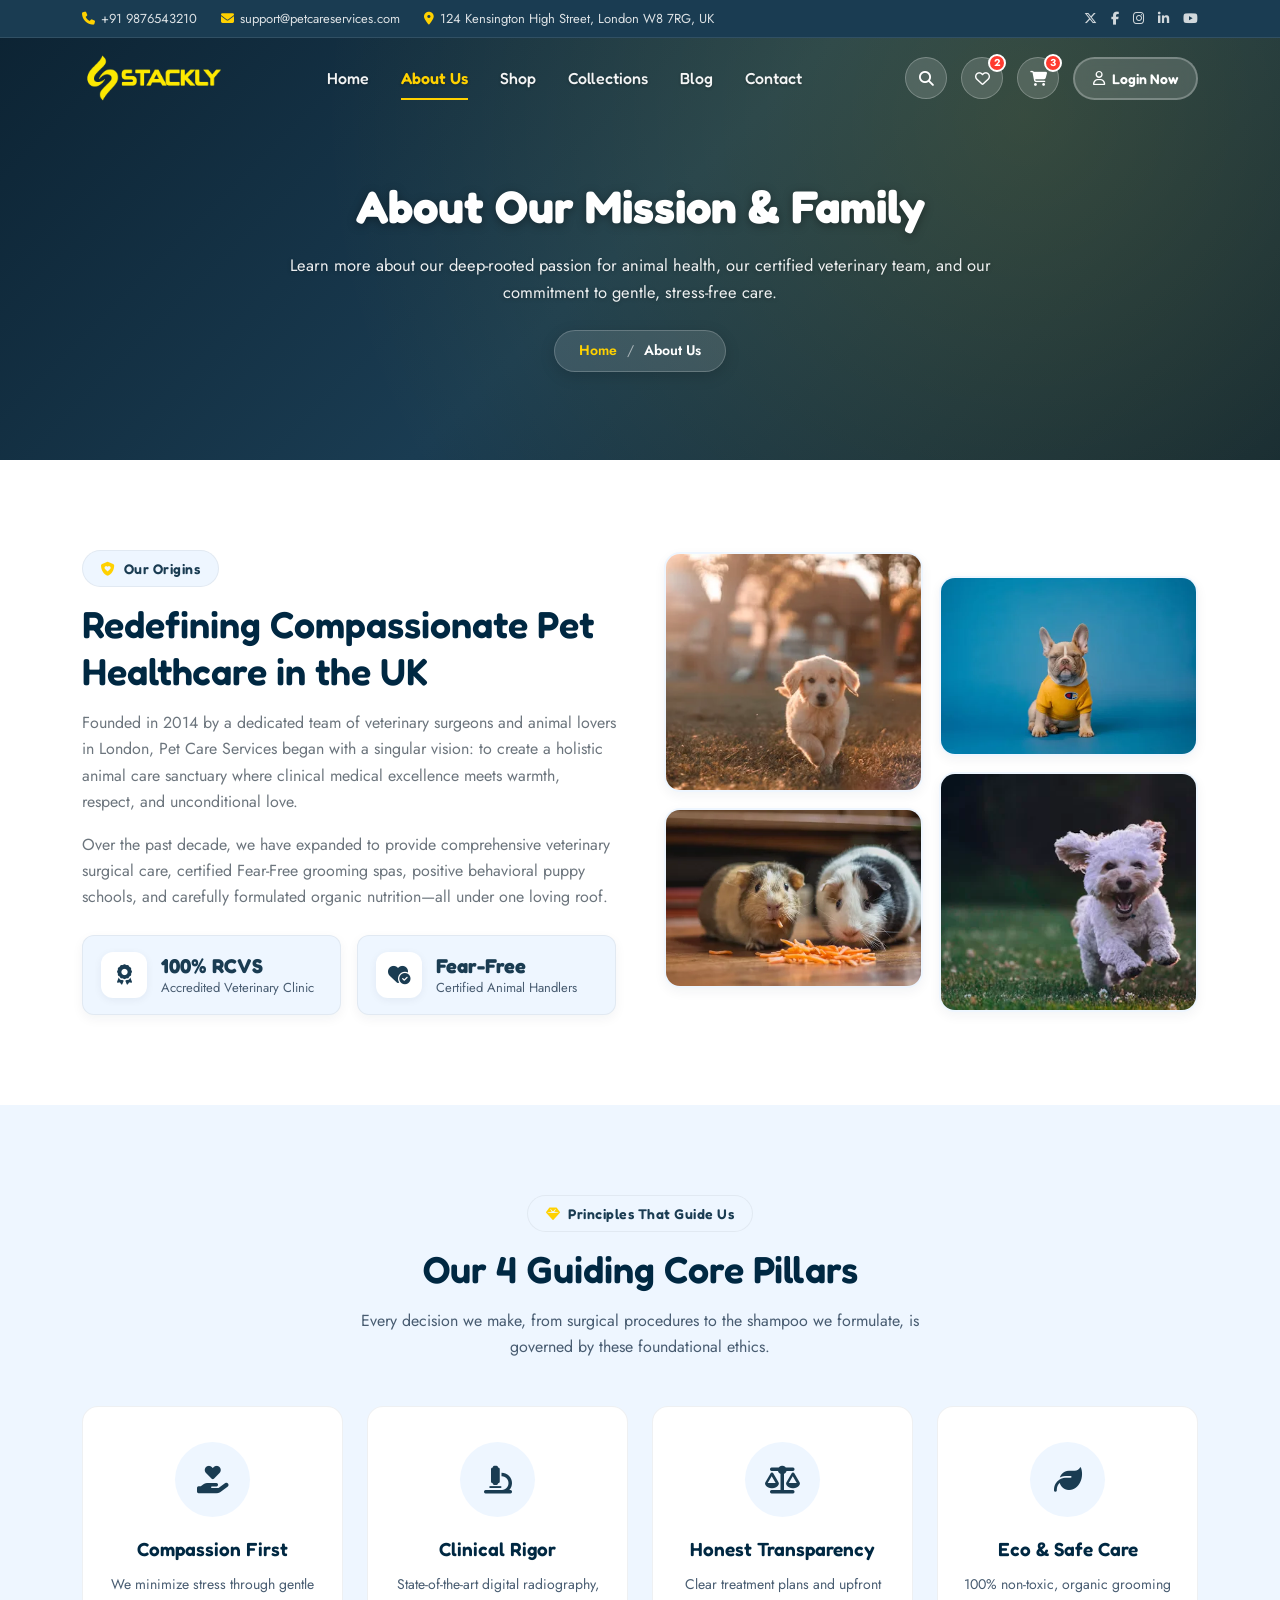
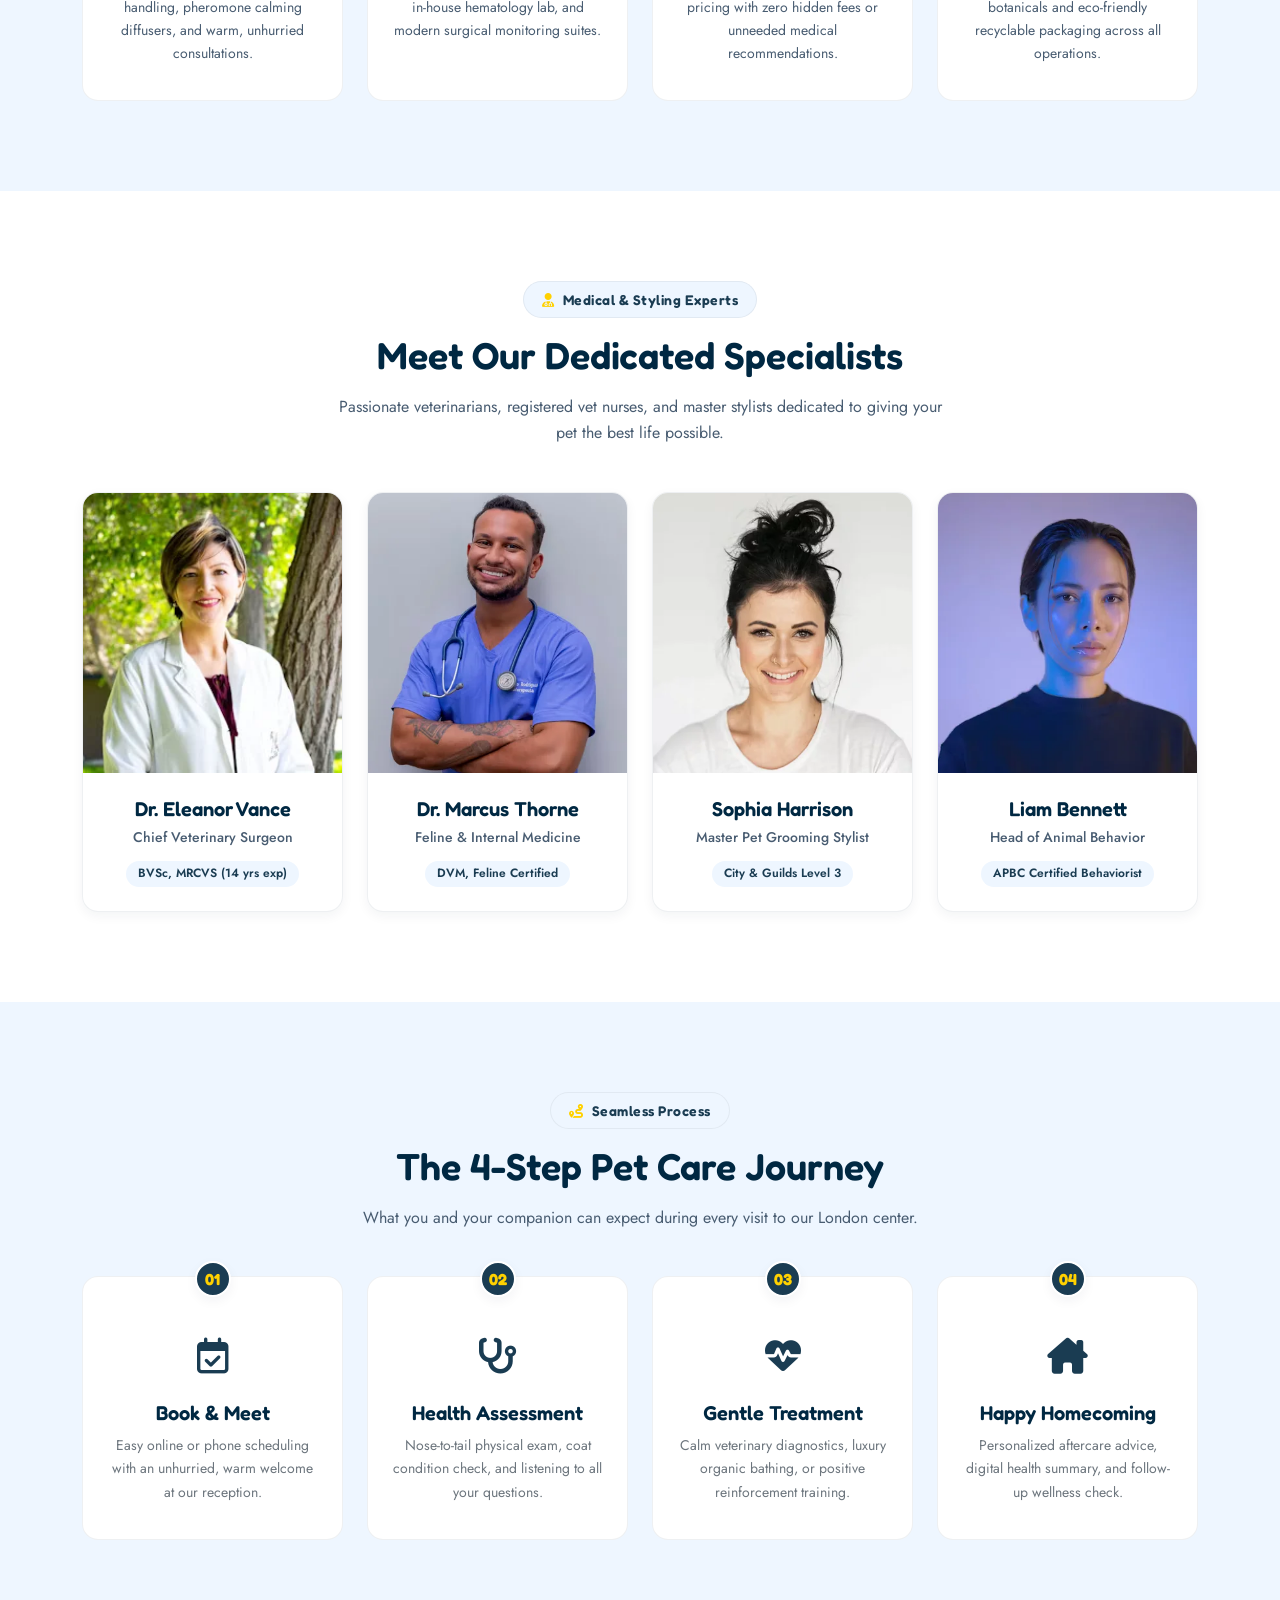
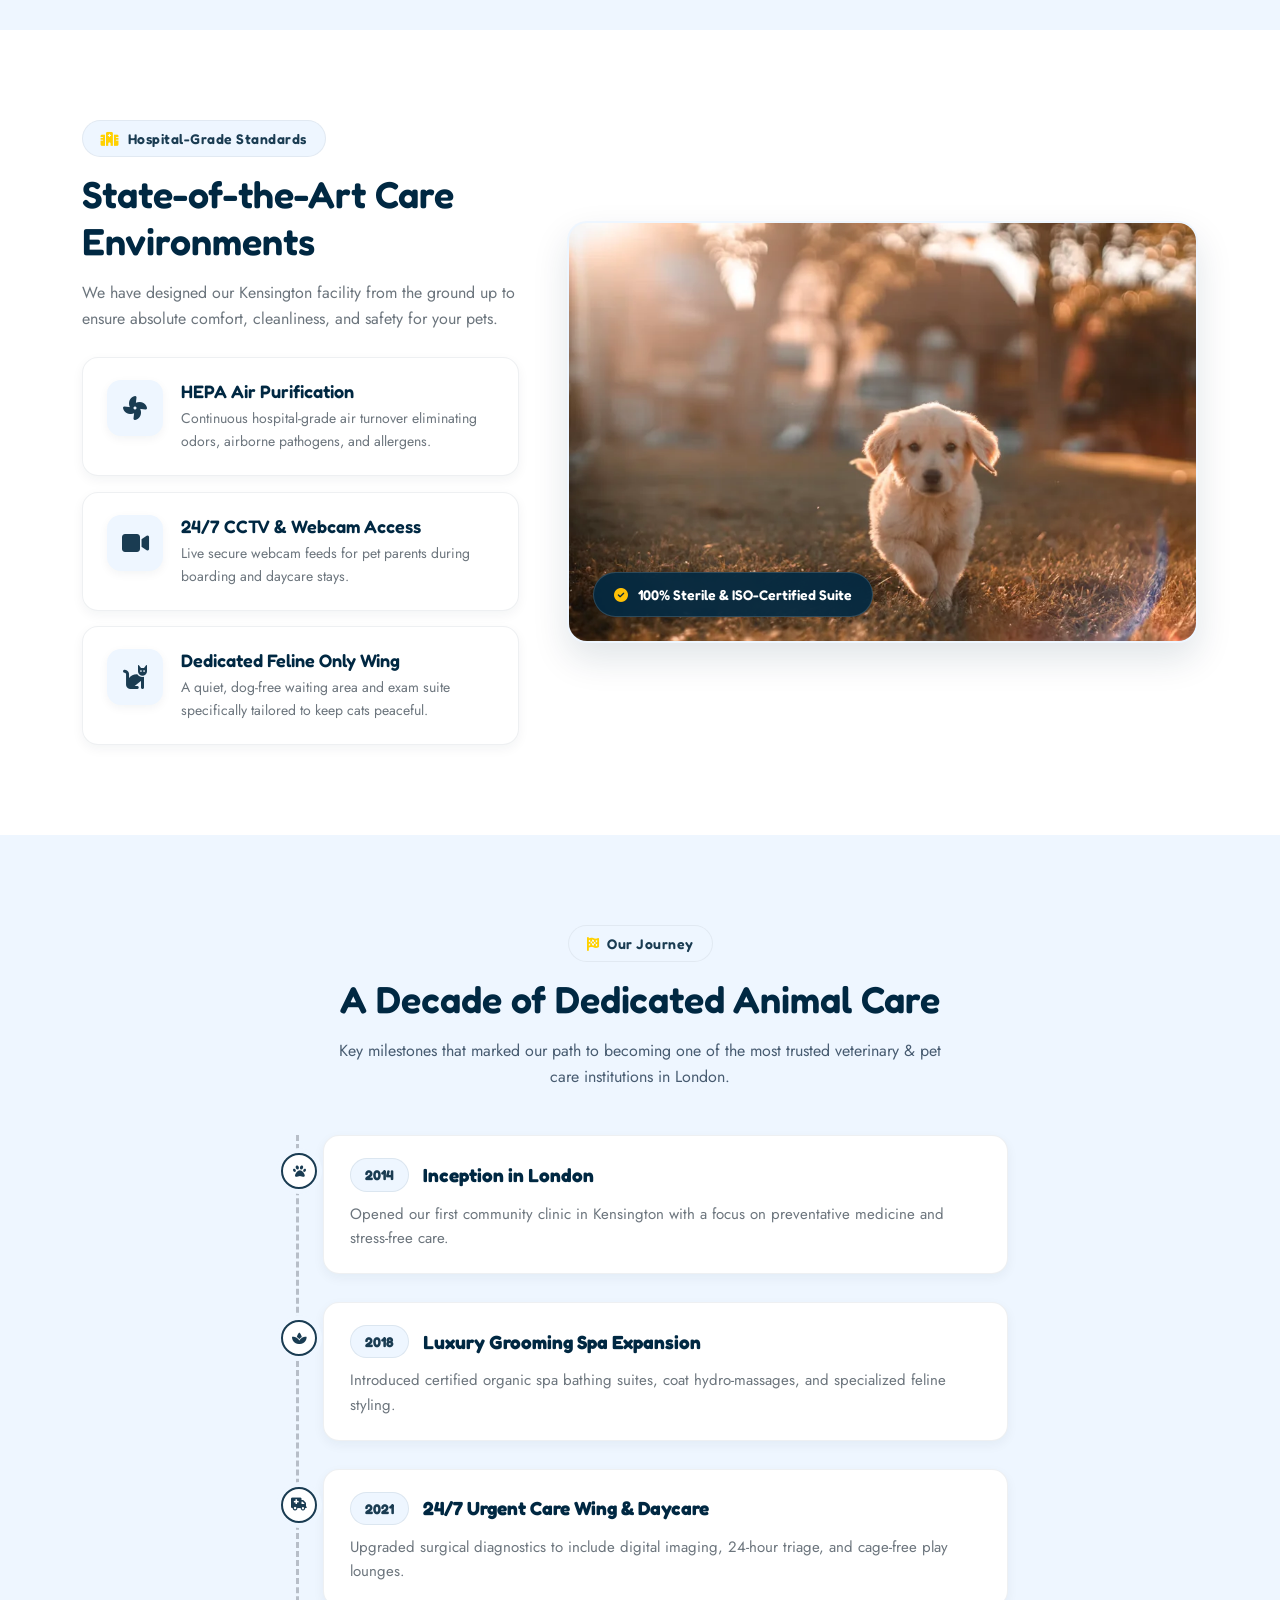
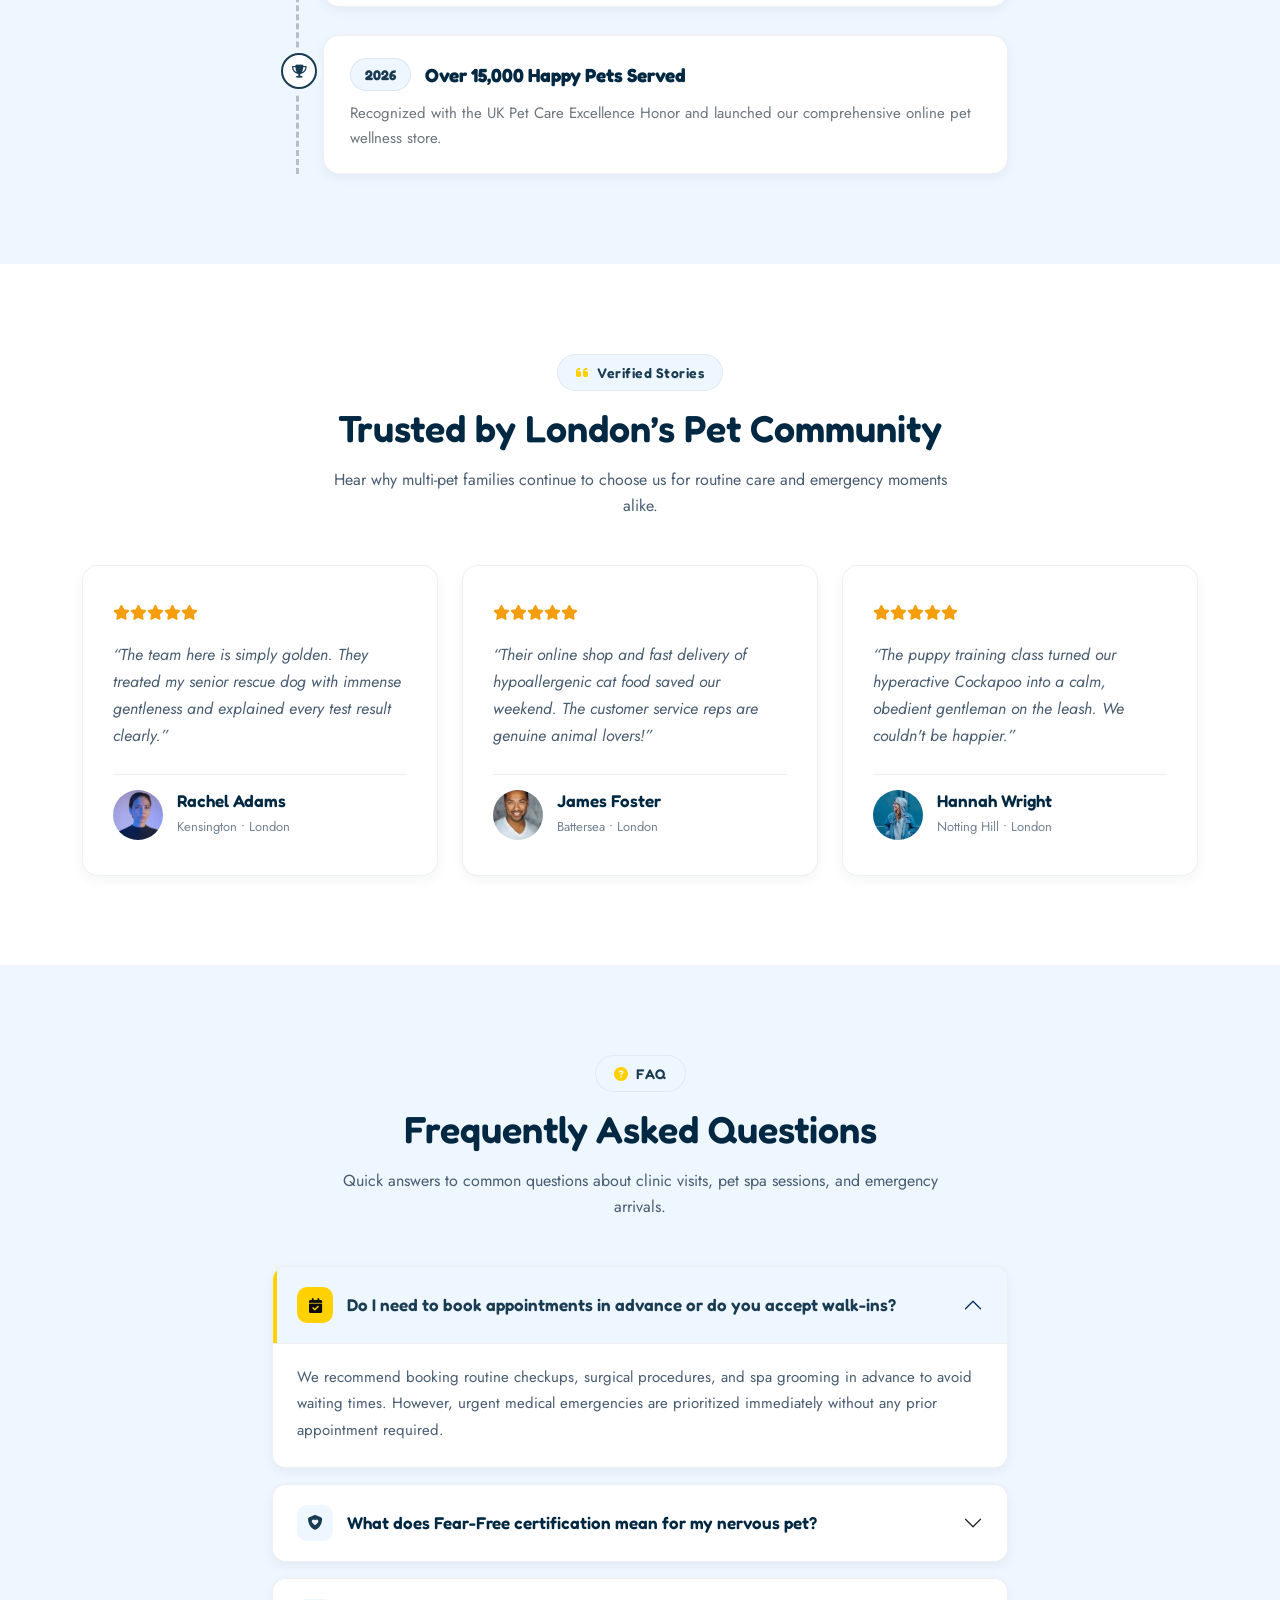
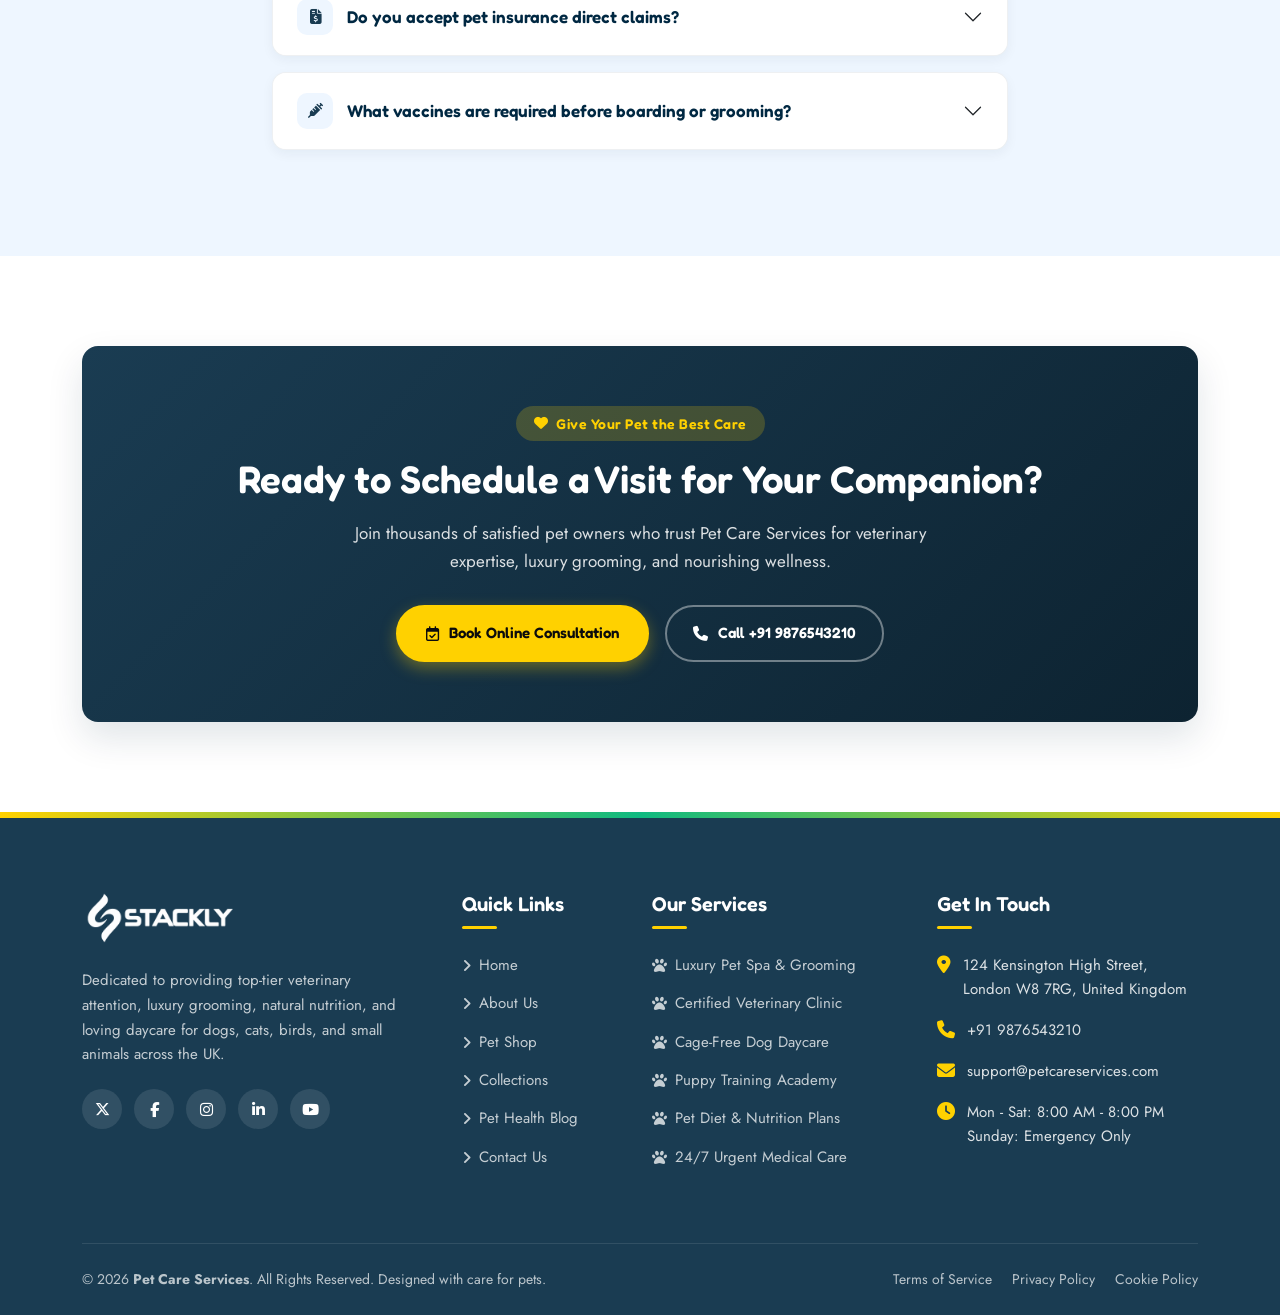
<file: pages/about.html>
<!doctype html>
<html lang="en">
  <head>
    <meta charset="UTF-8" />
    <meta name="viewport" content="width=device-width, initial-scale=1.0" />
    <title>About Us - Pet Care Services UK</title>

    <!-- Favicon -->
    <link
      rel="icon"
      type="image/webp"
      href="../assets/images/logoStackly.webp"
    />

    <!-- Bootstrap 5.3.3 CSS CDN -->
    <link
      href="https://cdn.jsdelivr.net/npm/bootstrap@5.3.3/dist/css/bootstrap.min.css"
      rel="stylesheet"
    />

    <!-- FontAwesome 6.5.1 CDN -->
    <link
      rel="stylesheet"
      href="https://cdnjs.cloudflare.com/ajax/libs/font-awesome/6.5.1/css/all.min.css"
    />

    <!-- Custom Theme Stylesheets -->
    <link rel="stylesheet" href="../assets/css/styles.css" />
    <link rel="stylesheet" href="../assets/css/about.css" />
  </head>
  <body class="inner-page">
    <!-- Header Placeholder (Common Component) -->
    <div id="header-placeholder"></div>

    <main>
      <!-- SECTION 1: Shared Subpage Banner Section -->
      <section class="page-banner-section banner-about">
        <div class="container">
          <div class="page-banner-content">
            <h1 class="page-banner-title">About Our Mission & Family</h1>
            <p class="page-banner-desc">
              Learn more about our deep-rooted passion for animal health, our
              certified veterinary team, and our commitment to gentle,
              stress-free care.
            </p>
            <div class="page-breadcrumbs">
              <a href="../index.html">Home</a>
              <span class="separator">/</span>
              <span class="current">About Us</span>
            </div>
          </div>
        </div>
      </section>

      <!-- SECTION 2: Our Story & Compassionate Mission -->
      <section class="section-padding bg-white our-story-section">
        <div class="container">
          <div class="row align-items-center g-5">
            <div class="col-lg-6">
              <div class="section-subtitle-badge">
                <i class="fa-solid fa-shield-heart"></i> Our Origins
              </div>
              <h2 class="section-main-title">
                Redefining Compassionate Pet Healthcare in the UK
              </h2>
              <p class="text-secondary mb-3">
                Founded in 2014 by a dedicated team of veterinary surgeons and
                animal lovers in London, Pet Care Services began with a singular
                vision: to create a holistic animal care sanctuary where
                clinical medical excellence meets warmth, respect, and
                unconditional love.
              </p>
              <p class="text-secondary mb-4">
                Over the past decade, we have expanded to provide comprehensive
                veterinary surgical care, certified Fear-Free grooming spas,
                positive behavioral puppy schools, and carefully formulated
                organic nutrition—all under one loving roof.
              </p>
              <div class="row g-3">
                <div class="col-6">
                  <div class="story-stat-card">
                    <div class="story-stat-icon">
                      <i class="fa-solid fa-award"></i>
                    </div>
                    <div class="story-stat-info">
                      <h4 class="story-stat-number">100% RCVS</h4>
                      <span class="story-stat-label"
                        >Accredited Veterinary Clinic</span
                      >
                    </div>
                  </div>
                </div>
                <div class="col-6">
                  <div class="story-stat-card">
                    <div class="story-stat-icon">
                      <i class="fa-solid fa-heart-circle-check"></i>
                    </div>
                    <div class="story-stat-info">
                      <h4 class="story-stat-number">Fear-Free</h4>
                      <span class="story-stat-label"
                        >Certified Animal Handlers</span
                      >
                    </div>
                  </div>
                </div>
              </div>
            </div>

            <div class="col-lg-6">
              <div class="row g-3 story-gallery-grid">
                <div class="col-6">
                  <div class="story-img-card story-img-card-lg mb-3">
                    <img
                      src="../assets/images/about/about-our-story-img-1.webp"
                      alt="Veterinary Clinic Consultation"
                      class="story-img"
                    />
                    <div class="story-img-overlay">
                      <span class="story-img-tag"
                        ><i class="fa-solid fa-stethoscope"></i> Clinical
                        Care</span
                      >
                    </div>
                  </div>
                  <div class="story-img-card story-img-card-sm">
                    <img
                      src="../assets/images/about/about-our-story-img-2.webp"
                      alt="Small Pet Care"
                      class="story-img"
                    />
                    <div class="story-img-overlay">
                      <span class="story-img-tag"
                        ><i class="fa-solid fa-paw"></i> Gentle Touch</span
                      >
                    </div>
                  </div>
                </div>
                <div class="col-6 pt-4">
                  <div class="story-img-card story-img-card-sm mb-3">
                    <img
                      src="../assets/images/about/about-our-story-img-3.webp"
                      alt="Happy Dogs Grooming"
                      class="story-img"
                    />
                    <div class="story-img-overlay">
                      <span class="story-img-tag"
                        ><i class="fa-solid fa-bath"></i> Spa Grooming</span
                      >
                    </div>
                  </div>
                  <div class="story-img-card story-img-card-lg">
                    <img
                      src="../assets/images/about/about-our-story-img-4.webp"
                      alt="Pet Playtime"
                      class="story-img"
                    />
                    <div class="story-img-overlay">
                      <span class="story-img-tag"
                        ><i class="fa-solid fa-shield-dog"></i> Safe Play</span
                      >
                    </div>
                  </div>
                </div>
              </div>
            </div>
          </div>
        </div>
      </section>

      <!-- SECTION 3: Key Pillars & Core Values -->
      <section
        class="section-padding"
        style="background-color: var(--bg-secondary)"
      >
        <div class="container">
          <div class="section-title text-center">
            <div class="section-subtitle-badge">
              <i class="fa-solid fa-gem"></i> Principles That Guide Us
            </div>
            <h2 class="section-main-title">Our 4 Guiding Core Pillars</h2>
            <p class="section-desc">
              Every decision we make, from surgical procedures to the shampoo we
              formulate, is governed by these foundational ethics.
            </p>
          </div>

          <div class="row g-4">
            <div class="col-md-6 col-lg-3">
              <div class="wcu-card">
                <div class="wcu-icon-wrap">
                  <i class="fa-solid fa-hand-holding-heart"></i>
                </div>
                <h4 class="wcu-title">Compassion First</h4>
                <p class="wcu-desc">
                  We minimize stress through gentle handling, pheromone calming
                  diffusers, and warm, unhurried consultations.
                </p>
              </div>
            </div>

            <div class="col-md-6 col-lg-3">
              <div class="wcu-card">
                <div class="wcu-icon-wrap">
                  <i class="fa-solid fa-microscope"></i>
                </div>
                <h4 class="wcu-title">Clinical Rigor</h4>
                <p class="wcu-desc">
                  State-of-the-art digital radiography, in-house hematology lab,
                  and modern surgical monitoring suites.
                </p>
              </div>
            </div>

            <div class="col-md-6 col-lg-3">
              <div class="wcu-card">
                <div class="wcu-icon-wrap">
                  <i class="fa-solid fa-scale-balanced"></i>
                </div>
                <h4 class="wcu-title">Honest Transparency</h4>
                <p class="wcu-desc">
                  Clear treatment plans and upfront pricing with zero hidden
                  fees or unneeded medical recommendations.
                </p>
              </div>
            </div>

            <div class="col-md-6 col-lg-3">
              <div class="wcu-card">
                <div class="wcu-icon-wrap">
                  <i class="fa-solid fa-leaf"></i>
                </div>
                <h4 class="wcu-title">Eco & Safe Care</h4>
                <p class="wcu-desc">
                  100% non-toxic, organic grooming botanicals and eco-friendly
                  recyclable packaging across all operations.
                </p>
              </div>
            </div>
          </div>
        </div>
      </section>

      <!-- SECTION 4: Our Certified Veterinary & Care Team -->
      <section class="section-padding bg-white">
        <div class="container">
          <div class="section-title text-center">
            <div class="section-subtitle-badge">
              <i class="fa-solid fa-user-doctor"></i> Medical & Styling Experts
            </div>
            <h2 class="section-main-title">Meet Our Dedicated Specialists</h2>
            <p class="section-desc">
              Passionate veterinarians, registered vet nurses, and master
              stylists dedicated to giving your pet the best life possible.
            </p>
          </div>

          <div class="row g-4">
            <!-- Member 1 -->
            <div class="col-sm-6 col-lg-3">
              <div class="team-member-card">
                <div class="team-img-wrap">
                  <img
                    src="../assets/images/about/about-team-member-card-1.webp"
                    alt="Dr. Eleanor Vance"
                  />
                  <div class="team-social-overlay">
                    <a href="#"><i class="fa-brands fa-linkedin-in"></i></a>
                    <a href="#"><i class="fa-brands fa-x-twitter"></i></a>
                    <a href="#"><i class="fa-solid fa-envelope"></i></a>
                  </div>
                </div>
                <div class="team-info">
                  <h4 class="team-name">Dr. Eleanor Vance</h4>
                  <div class="team-role">Chief Veterinary Surgeon</div>
                  <span class="team-badge">BVSc, MRCVS (14 yrs exp)</span>
                </div>
              </div>
            </div>

            <!-- Member 2 -->
            <div class="col-sm-6 col-lg-3">
              <div class="team-member-card">
                <div class="team-img-wrap">
                  <img
                    src="../assets/images/about/about-team-member-card-2.webp"
                    alt="Dr. Marcus Thorne"
                  />
                  <div class="team-social-overlay">
                    <a href="#"><i class="fa-brands fa-linkedin-in"></i></a>
                    <a href="#"><i class="fa-brands fa-x-twitter"></i></a>
                    <a href="#"><i class="fa-solid fa-envelope"></i></a>
                  </div>
                </div>
                <div class="team-info">
                  <h4 class="team-name">Dr. Marcus Thorne</h4>
                  <div class="team-role">Feline & Internal Medicine</div>
                  <span class="team-badge">DVM, Feline Certified</span>
                </div>
              </div>
            </div>

            <!-- Member 3 -->
            <div class="col-sm-6 col-lg-3">
              <div class="team-member-card">
                <div class="team-img-wrap">
                  <img
                    src="../assets/images/about/about-team-member-card-3.webp"
                    alt="Sophia Harrison"
                  />
                  <div class="team-social-overlay">
                    <a href="#"><i class="fa-brands fa-linkedin-in"></i></a>
                    <a href="#"><i class="fa-brands fa-instagram"></i></a>
                    <a href="#"><i class="fa-solid fa-envelope"></i></a>
                  </div>
                </div>
                <div class="team-info">
                  <h4 class="team-name">Sophia Harrison</h4>
                  <div class="team-role">Master Pet Grooming Stylist</div>
                  <span class="team-badge">City & Guilds Level 3</span>
                </div>
              </div>
            </div>

            <!-- Member 4 -->
            <div class="col-sm-6 col-lg-3">
              <div class="team-member-card">
                <div class="team-img-wrap">
                  <img
                    src="../assets/images/about/about-team-member-card-4.webp"
                    alt="Liam Bennett"
                  />
                  <div class="team-social-overlay">
                    <a href="#"><i class="fa-brands fa-linkedin-in"></i></a>
                    <a href="#"><i class="fa-brands fa-x-twitter"></i></a>
                    <a href="#"><i class="fa-solid fa-envelope"></i></a>
                  </div>
                </div>
                <div class="team-info">
                  <h4 class="team-name">Liam Bennett</h4>
                  <div class="team-role">Head of Animal Behavior</div>
                  <span class="team-badge">APBC Certified Behaviorist</span>
                </div>
              </div>
            </div>
          </div>
        </div>
      </section>

      <!-- SECTION 5: 4-Step Care Journey / How We Work -->
      <section
        class="section-padding"
        style="background-color: var(--bg-secondary)"
      >
        <div class="container">
          <div class="section-title text-center">
            <div class="section-subtitle-badge">
              <i class="fa-solid fa-route"></i> Seamless Process
            </div>
            <h2 class="section-main-title">The 4-Step Pet Care Journey</h2>
            <p class="section-desc">
              What you and your companion can expect during every visit to our
              London center.
            </p>
          </div>

          <div class="row g-4">
            <!-- Step 1 -->
            <div class="col-md-6 col-lg-3">
              <div class="journey-step-card">
                <div class="journey-step-number">01</div>
                <div class="journey-icon">
                  <i class="fa-regular fa-calendar-check"></i>
                </div>
                <h4 class="fs-5 mb-2">Book & Meet</h4>
                <p class="text-secondary small mb-0">
                  Easy online or phone scheduling with an unhurried, warm
                  welcome at our reception.
                </p>
              </div>
            </div>

            <!-- Step 2 -->
            <div class="col-md-6 col-lg-3">
              <div class="journey-step-card">
                <div class="journey-step-number">02</div>
                <div class="journey-icon">
                  <i class="fa-solid fa-stethoscope"></i>
                </div>
                <h4 class="fs-5 mb-2">Health Assessment</h4>
                <p class="text-secondary small mb-0">
                  Nose-to-tail physical exam, coat condition check, and
                  listening to all your questions.
                </p>
              </div>
            </div>

            <!-- Step 3 -->
            <div class="col-md-6 col-lg-3">
              <div class="journey-step-card">
                <div class="journey-step-number">03</div>
                <div class="journey-icon">
                  <i class="fa-solid fa-heart-pulse"></i>
                </div>
                <h4 class="fs-5 mb-2">Gentle Treatment</h4>
                <p class="text-secondary small mb-0">
                  Calm veterinary diagnostics, luxury organic bathing, or
                  positive reinforcement training.
                </p>
              </div>
            </div>

            <!-- Step 4 -->
            <div class="col-md-6 col-lg-3">
              <div class="journey-step-card">
                <div class="journey-step-number">04</div>
                <div class="journey-icon">
                  <i class="fa-solid fa-house-chimney"></i>
                </div>
                <h4 class="fs-5 mb-2">Happy Homecoming</h4>
                <p class="text-secondary small mb-0">
                  Personalized aftercare advice, digital health summary, and
                  follow-up wellness check.
                </p>
              </div>
            </div>
          </div>
        </div>
      </section>

      <!-- SECTION 6: Modern Facilities & Safety Standards -->
      <section class="section-padding bg-white facilities-section">
        <div class="container">
          <div class="row align-items-center g-5">
            <div class="col-lg-5">
              <div class="section-subtitle-badge">
                <i class="fa-solid fa-hospital"></i> Hospital-Grade Standards
              </div>
              <h2 class="section-main-title">
                State-of-the-Art Care Environments
              </h2>
              <p class="text-secondary mb-4">
                We have designed our Kensington facility from the ground up to
                ensure absolute comfort, cleanliness, and safety for your pets.
              </p>
              <div class="facility-box mb-3">
                <div class="facility-icon"><i class="fa-solid fa-fan"></i></div>
                <div class="facility-content">
                  <h5 class="facility-title mb-1">HEPA Air Purification</h5>
                  <p class="text-secondary small mb-0">
                    Continuous hospital-grade air turnover eliminating odors,
                    airborne pathogens, and allergens.
                  </p>
                </div>
              </div>
              <div class="facility-box mb-3">
                <div class="facility-icon">
                  <i class="fa-solid fa-video"></i>
                </div>
                <div class="facility-content">
                  <h5 class="facility-title mb-1">24/7 CCTV & Webcam Access</h5>
                  <p class="text-secondary small mb-0">
                    Live secure webcam feeds for pet parents during boarding and
                    daycare stays.
                  </p>
                </div>
              </div>
              <div class="facility-box">
                <div class="facility-icon"><i class="fa-solid fa-cat"></i></div>
                <div class="facility-content">
                  <h5 class="facility-title mb-1">
                    Dedicated Feline Only Wing
                  </h5>
                  <p class="text-secondary small mb-0">
                    A quiet, dog-free waiting area and exam suite specifically
                    tailored to keep cats peaceful.
                  </p>
                </div>
              </div>
            </div>

            <div class="col-lg-7">
              <div class="facility-image-wrapper">
                <img
                  src="../assets/images/about/about-modern-facilities.webp"
                  alt="Modern Veterinary Clinic"
                  class="facility-main-img"
                />
                <div class="facility-badge-float">
                  <i class="fa-solid fa-circle-check text-warning"></i>
                  <span>100% Sterile & ISO-Certified Suite</span>
                </div>
              </div>
            </div>
          </div>
        </div>
      </section>

      <!-- SECTION 7: Key Milestones / Growth Timeline -->
      <section
        class="section-padding timeline-section"
        style="background-color: var(--bg-secondary)"
      >
        <div class="container">
          <div class="section-title text-center">
            <div class="section-subtitle-badge">
              <i class="fa-solid fa-flag-checkered"></i> Our Journey
            </div>
            <h2 class="section-main-title">
              A Decade of Dedicated Animal Care
            </h2>
            <p class="section-desc">
              Key milestones that marked our path to becoming one of the most
              trusted veterinary & pet care institutions in London.
            </p>
          </div>

          <div class="row justify-content-center">
            <div class="col-lg-8">
              <div class="timeline-container">
                <div class="timeline-item">
                  <div class="timeline-dot">
                    <i class="fa-solid fa-paw"></i>
                  </div>
                  <div class="timeline-card">
                    <div class="timeline-card-header">
                      <span class="timeline-year-badge">2014</span>
                      <h4 class="timeline-title">Inception in London</h4>
                    </div>
                    <p class="timeline-text text-secondary mb-0">
                      Opened our first community clinic in Kensington with a
                      focus on preventative medicine and stress-free care.
                    </p>
                  </div>
                </div>

                <div class="timeline-item">
                  <div class="timeline-dot">
                    <i class="fa-solid fa-spa"></i>
                  </div>
                  <div class="timeline-card">
                    <div class="timeline-card-header">
                      <span class="timeline-year-badge">2018</span>
                      <h4 class="timeline-title">
                        Luxury Grooming Spa Expansion
                      </h4>
                    </div>
                    <p class="timeline-text text-secondary mb-0">
                      Introduced certified organic spa bathing suites, coat
                      hydro-massages, and specialized feline styling.
                    </p>
                  </div>
                </div>

                <div class="timeline-item">
                  <div class="timeline-dot">
                    <i class="fa-solid fa-truck-medical"></i>
                  </div>
                  <div class="timeline-card">
                    <div class="timeline-card-header">
                      <span class="timeline-year-badge">2021</span>
                      <h4 class="timeline-title">
                        24/7 Urgent Care Wing & Daycare
                      </h4>
                    </div>
                    <p class="timeline-text text-secondary mb-0">
                      Upgraded surgical diagnostics to include digital imaging,
                      24-hour triage, and cage-free play lounges.
                    </p>
                  </div>
                </div>

                <div class="timeline-item">
                  <div class="timeline-dot">
                    <i class="fa-solid fa-trophy"></i>
                  </div>
                  <div class="timeline-card">
                    <div class="timeline-card-header">
                      <span class="timeline-year-badge">2026</span>
                      <h4 class="timeline-title">
                        Over 15,000 Happy Pets Served
                      </h4>
                    </div>
                    <p class="timeline-text text-secondary mb-0">
                      Recognized with the UK Pet Care Excellence Honor and
                      launched our comprehensive online pet wellness store.
                    </p>
                  </div>
                </div>
              </div>
            </div>
          </div>
        </div>
      </section>

      <!-- SECTION 8: Client Testimonials & Trust Stories -->
      <section class="section-padding bg-white">
        <div class="container">
          <div class="section-title text-center">
            <div class="section-subtitle-badge">
              <i class="fa-solid fa-quote-left"></i> Verified Stories
            </div>
            <h2 class="section-main-title">
              Trusted by London’s Pet Community
            </h2>
            <p class="section-desc">
              Hear why multi-pet families continue to choose us for routine care
              and emergency moments alike.
            </p>
          </div>

          <div class="row g-4">
            <div class="col-md-4">
              <div class="testimonial-card">
                <div class="testimonial-stars">
                  <i class="fa-solid fa-star"></i
                  ><i class="fa-solid fa-star"></i
                  ><i class="fa-solid fa-star"></i
                  ><i class="fa-solid fa-star"></i
                  ><i class="fa-solid fa-star"></i>
                </div>
                <p class="testimonial-quote">
                  “The team here is simply golden. They treated my senior rescue
                  dog with immense gentleness and explained every test result
                  clearly.”
                </p>
                <div class="testimonial-author-row">
                  <img
                    src="../assets/images/about/about-testimonial-avatar-1.webp"
                    alt="Customer"
                    class="testimonial-avatar"
                  />
                  <div>
                    <h5 class="testimonial-name">Rachel Adams</h5>
                    <span class="testimonial-role"
                      >Kensington &bull; London</span
                    >
                  </div>
                </div>
              </div>
            </div>

            <div class="col-md-4">
              <div class="testimonial-card">
                <div class="testimonial-stars">
                  <i class="fa-solid fa-star"></i
                  ><i class="fa-solid fa-star"></i
                  ><i class="fa-solid fa-star"></i
                  ><i class="fa-solid fa-star"></i
                  ><i class="fa-solid fa-star"></i>
                </div>
                <p class="testimonial-quote">
                  “Their online shop and fast delivery of hypoallergenic cat
                  food saved our weekend. The customer service reps are genuine
                  animal lovers!”
                </p>
                <div class="testimonial-author-row">
                  <img
                    src="../assets/images/about/about-testimonial-avatar-2.webp"
                    alt="Customer"
                    class="testimonial-avatar"
                  />
                  <div>
                    <h5 class="testimonial-name">James Foster</h5>
                    <span class="testimonial-role"
                      >Battersea &bull; London</span
                    >
                  </div>
                </div>
              </div>
            </div>

            <div class="col-md-4">
              <div class="testimonial-card">
                <div class="testimonial-stars">
                  <i class="fa-solid fa-star"></i
                  ><i class="fa-solid fa-star"></i
                  ><i class="fa-solid fa-star"></i
                  ><i class="fa-solid fa-star"></i
                  ><i class="fa-solid fa-star"></i>
                </div>
                <p class="testimonial-quote">
                  “The puppy training class turned our hyperactive Cockapoo into
                  a calm, obedient gentleman on the leash. We couldn't be
                  happier.”
                </p>
                <div class="testimonial-author-row">
                  <img
                    src="../assets/images/about/about-testimonial-avatar-3.webp"
                    alt="Customer"
                    class="testimonial-avatar"
                  />
                  <div>
                    <h5 class="testimonial-name">Hannah Wright</h5>
                    <span class="testimonial-role"
                      >Notting Hill &bull; London</span
                    >
                  </div>
                </div>
              </div>
            </div>
          </div>
        </div>
      </section>

      <!-- SECTION 9: Frequently Asked Questions (FAQ Accordion) -->
      <section
        class="section-padding about-faq-section"
        style="background-color: var(--bg-secondary)"
      >
        <div class="container">
          <div class="section-title text-center">
            <div class="section-subtitle-badge">
              <i class="fa-solid fa-circle-question"></i> FAQ
            </div>
            <h2 class="section-main-title">Frequently Asked Questions</h2>
            <p class="section-desc">
              Quick answers to common questions about clinic visits, pet spa
              sessions, and emergency arrivals.
            </p>
          </div>

          <div class="row justify-content-center">
            <div class="col-lg-8">
              <div
                class="accordion custom-faq-accordion"
                id="aboutFaqAccordion"
              >
                <!-- Item 1 -->
                <div class="accordion-item">
                  <h3 class="accordion-header" id="headingOne">
                    <button
                      class="accordion-button"
                      type="button"
                      data-bs-toggle="collapse"
                      data-bs-target="#collapseOne"
                      aria-expanded="true"
                      aria-controls="collapseOne"
                    >
                      <span class="faq-icon-bullet"
                        ><i class="fa-solid fa-calendar-check"></i
                      ></span>
                      <span
                        >Do I need to book appointments in advance or do you
                        accept walk-ins?</span
                      >
                    </button>
                  </h3>
                  <div
                    id="collapseOne"
                    class="accordion-collapse collapse show"
                    aria-labelledby="headingOne"
                    data-bs-parent="#aboutFaqAccordion"
                  >
                    <div class="accordion-body">
                      We recommend booking routine checkups, surgical
                      procedures, and spa grooming in advance to avoid waiting
                      times. However, urgent medical emergencies are prioritized
                      immediately without any prior appointment required.
                    </div>
                  </div>
                </div>

                <!-- Item 2 -->
                <div class="accordion-item">
                  <h3 class="accordion-header" id="headingTwo">
                    <button
                      class="accordion-button collapsed"
                      type="button"
                      data-bs-toggle="collapse"
                      data-bs-target="#collapseTwo"
                      aria-expanded="false"
                      aria-controls="collapseTwo"
                    >
                      <span class="faq-icon-bullet"
                        ><i class="fa-solid fa-shield-heart"></i
                      ></span>
                      <span
                        >What does Fear-Free certification mean for my nervous
                        pet?</span
                      >
                    </button>
                  </h3>
                  <div
                    id="collapseTwo"
                    class="accordion-collapse collapse"
                    aria-labelledby="headingTwo"
                    data-bs-parent="#aboutFaqAccordion"
                  >
                    <div class="accordion-body">
                      Our team is trained in low-stress handling methods,
                      non-slip surfaces, calming pheromone diffusers, positive
                      praise, and gentle pacing so that your pet never
                      associates the clinic with anxiety or fear.
                    </div>
                  </div>
                </div>

                <!-- Item 3 -->
                <div class="accordion-item">
                  <h3 class="accordion-header" id="headingThree">
                    <button
                      class="accordion-button collapsed"
                      type="button"
                      data-bs-toggle="collapse"
                      data-bs-target="#collapseThree"
                      aria-expanded="false"
                      aria-controls="collapseThree"
                    >
                      <span class="faq-icon-bullet"
                        ><i class="fa-solid fa-file-invoice-dollar"></i
                      ></span>
                      <span>Do you accept pet insurance direct claims?</span>
                    </button>
                  </h3>
                  <div
                    id="collapseThree"
                    class="accordion-collapse collapse"
                    aria-labelledby="headingThree"
                    data-bs-parent="#aboutFaqAccordion"
                  >
                    <div class="accordion-body">
                      Yes! We work directly with all major UK pet insurers
                      (including Petplan, ManyPets, Agria, and Animal Friends)
                      to process direct claims, minimizing out-of-pocket stress
                      for pet parents.
                    </div>
                  </div>
                </div>

                <!-- Item 4 -->
                <div class="accordion-item">
                  <h3 class="accordion-header" id="headingFour">
                    <button
                      class="accordion-button collapsed"
                      type="button"
                      data-bs-toggle="collapse"
                      data-bs-target="#collapseFour"
                      aria-expanded="false"
                      aria-controls="collapseFour"
                    >
                      <span class="faq-icon-bullet"
                        ><i class="fa-solid fa-syringe"></i
                      ></span>
                      <span
                        >What vaccines are required before boarding or
                        grooming?</span
                      >
                    </button>
                  </h3>
                  <div
                    id="collapseFour"
                    class="accordion-collapse collapse"
                    aria-labelledby="headingFour"
                    data-bs-parent="#aboutFaqAccordion"
                  >
                    <div class="accordion-body">
                      For dogs, up-to-date core vaccines (DHP, Leptospirosis,
                      and Kennel Cough) are required. For cats, Feline Enteritis
                      and Cat Flu vaccinations are mandatory to protect all
                      animal guests in our care.
                    </div>
                  </div>
                </div>
              </div>
            </div>
          </div>
        </div>
      </section>

      <!-- SECTION 10: Consultation CTA Banner -->
      <section class="section-padding bg-white">
        <div class="container">
          <div class="promo-banner-box text-center">
            <div
              class="section-subtitle-badge"
              style="
                background-color: rgba(255, 209, 0, 0.2);
                color: var(--primary-color);
                border: none;
              "
            >
              <i class="fa-solid fa-heart"></i> Give Your Pet the Best Care
            </div>
            <h2 class="text-white mb-3" style="font-size: 2.4rem">
              Ready to Schedule a Visit for Your Companion?
            </h2>
            <p
              style="
                color: rgba(255, 255, 255, 0.85);
                font-size: 17px;
                max-width: 600px;
                margin: 0 auto 30px;
              "
            >
              Join thousands of satisfied pet owners who trust Pet Care Services
              for veterinary expertise, luxury grooming, and nourishing
              wellness.
            </p>
            <div class="d-flex flex-wrap justify-content-center gap-3">
              <a href="#" class="theme-btn"
                ><i class="fa-regular fa-calendar-check"></i> Book Online
                Consultation</a
              >
              <a
                href="#"
                class="theme-btn-outline"
                style="color: #ffffff; border-color: rgba(255, 255, 255, 0.4)"
                ><i class="fa-solid fa-phone"></i> Call +91 9876543210</a
              >
            </div>
          </div>
        </div>
      </section>
    </main>

    <!-- Footer Placeholder (Common Component) -->
    <div id="footer-placeholder"></div>

    <!-- Bootstrap 5.3.3 JS Bundle CDN -->
    <script src="https://cdn.jsdelivr.net/npm/bootstrap@5.3.3/dist/js/bootstrap.bundle.min.js"></script>

    <!-- Custom Main Script -->
    <script src="../assets/js/script.js"></script>
  </body>
</html>
</file>
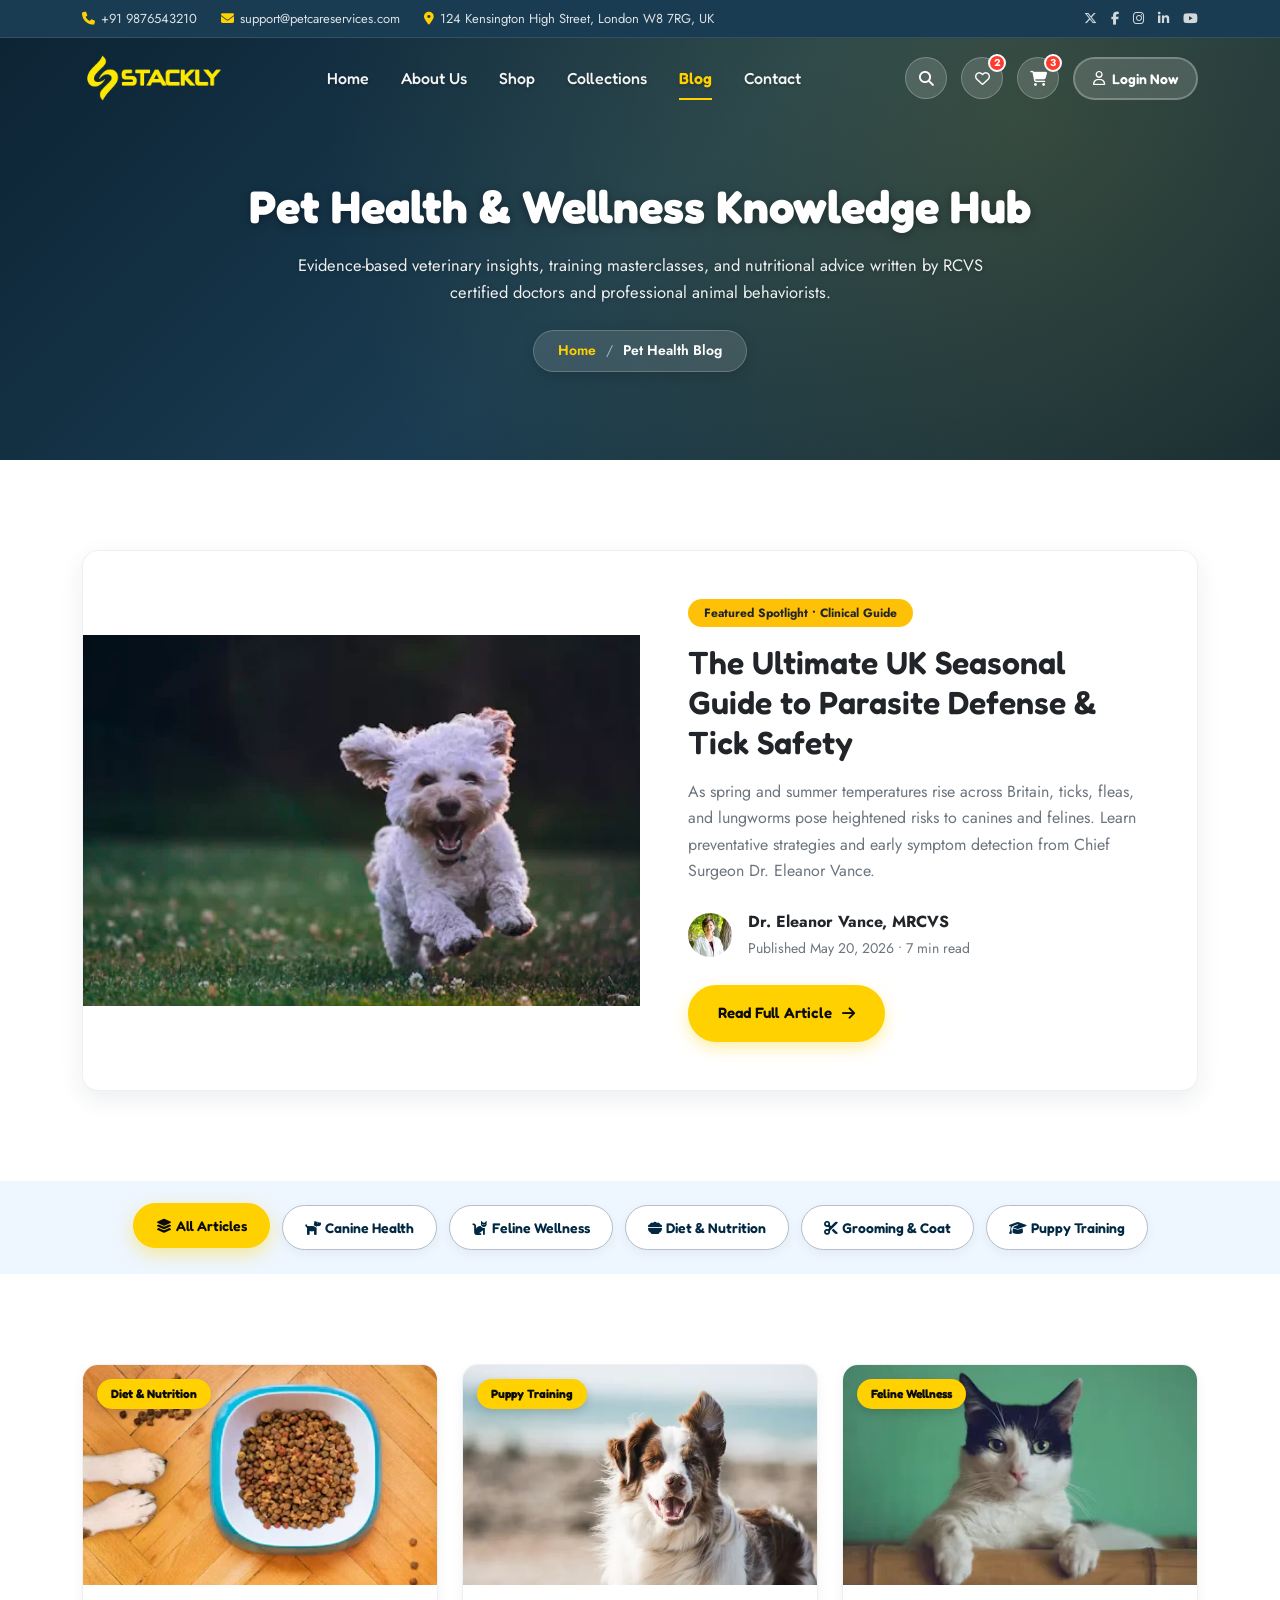
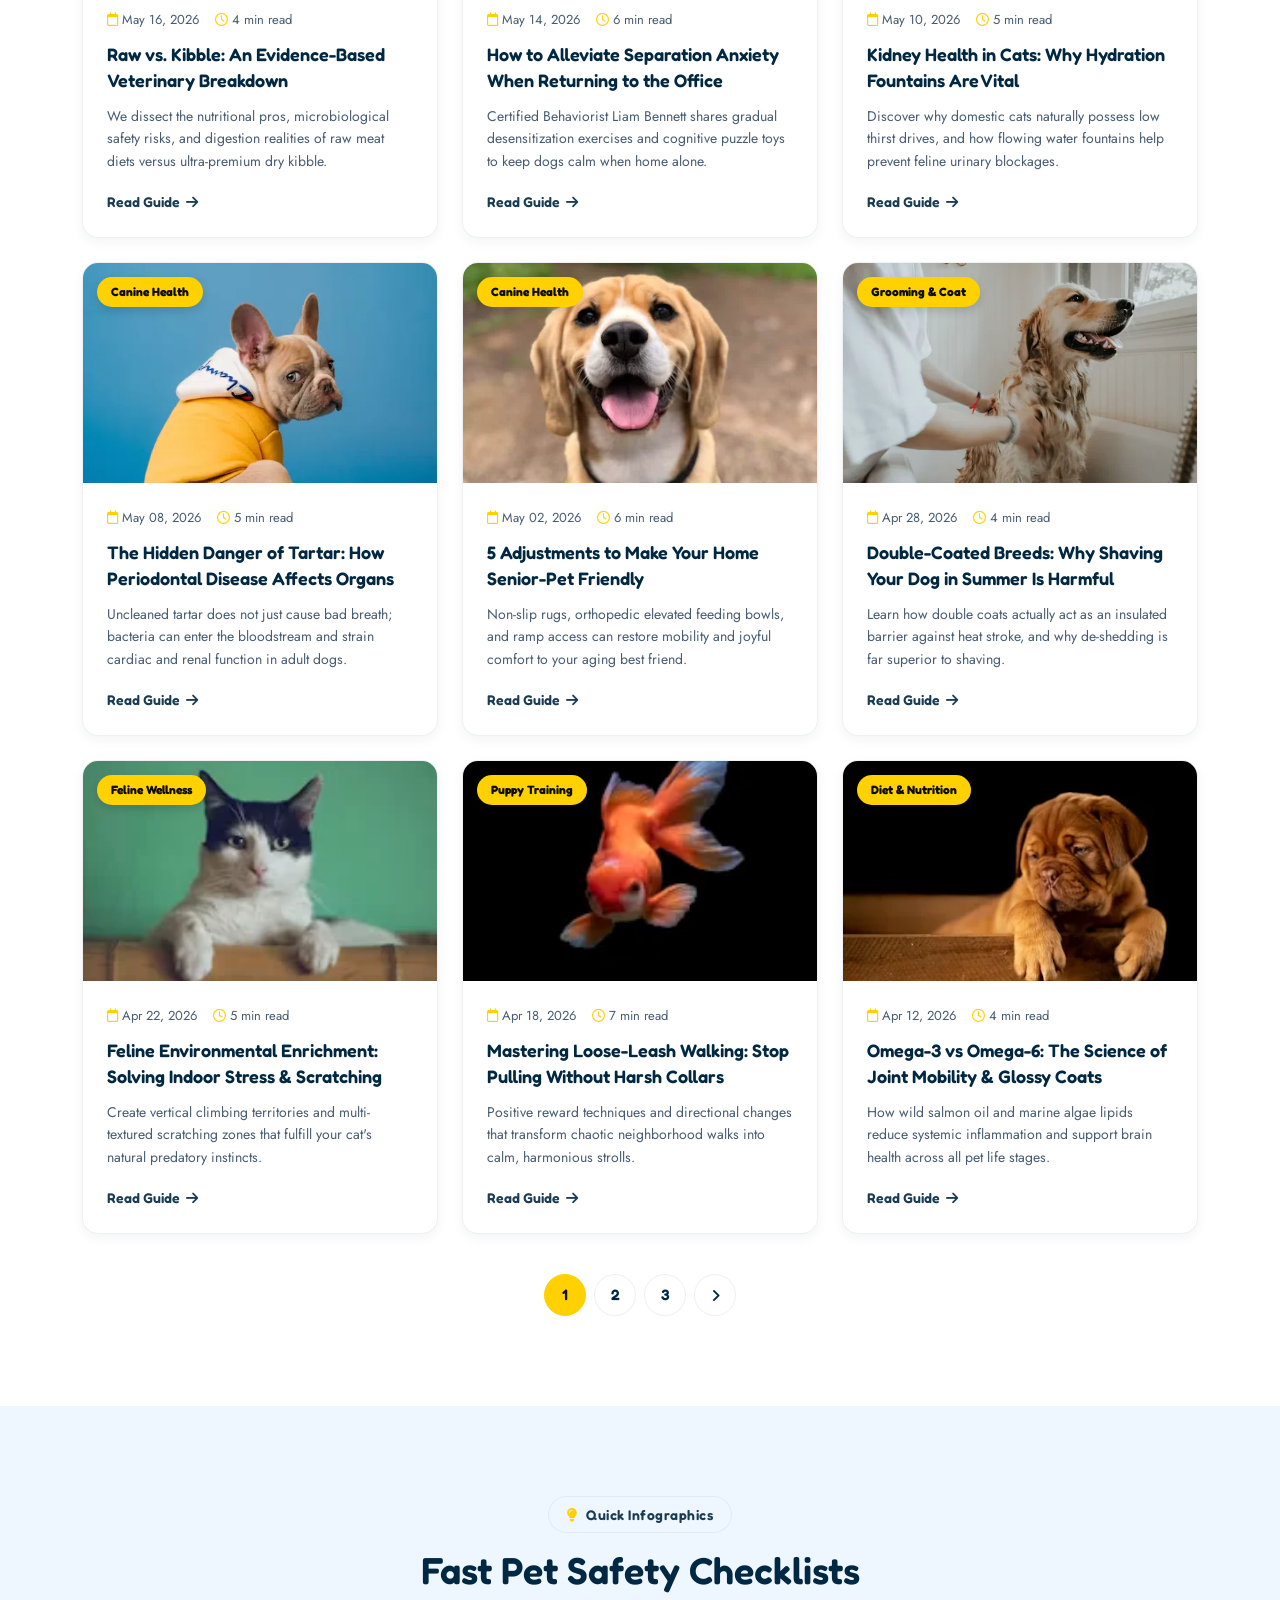
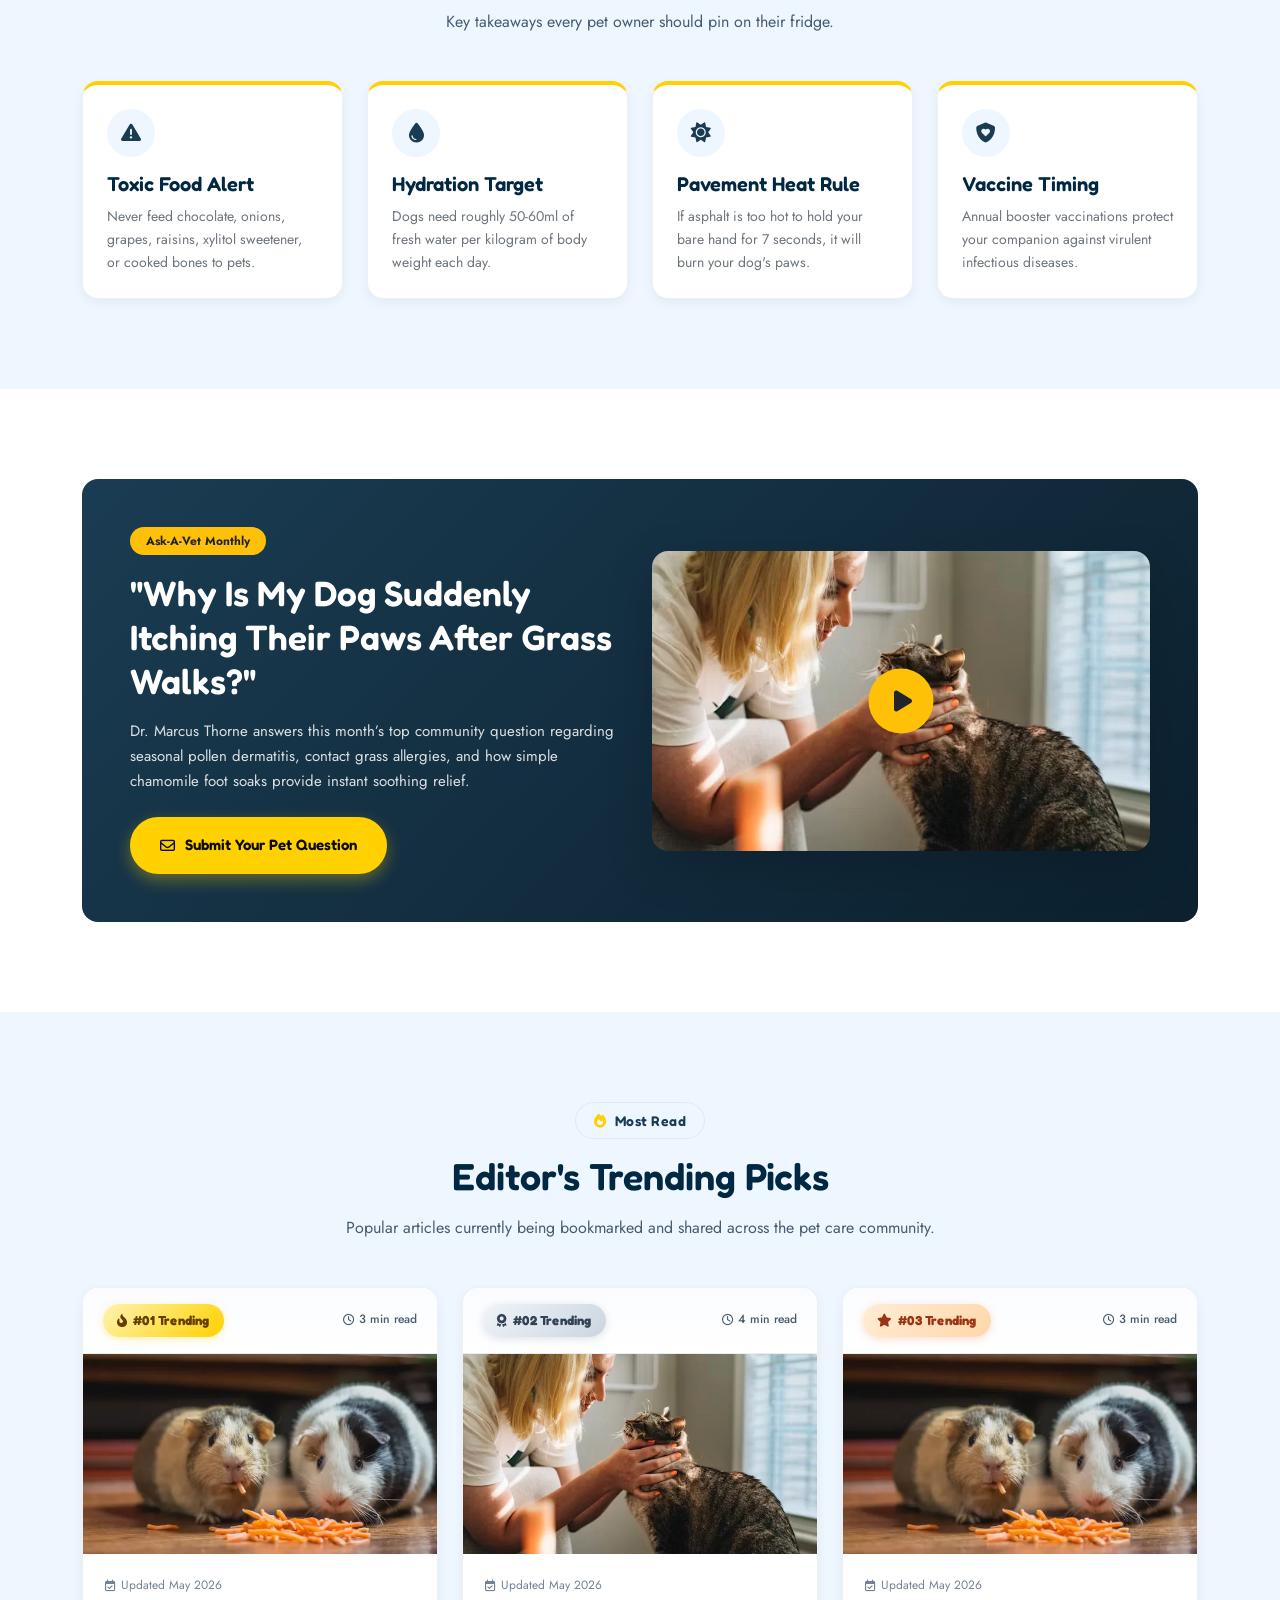
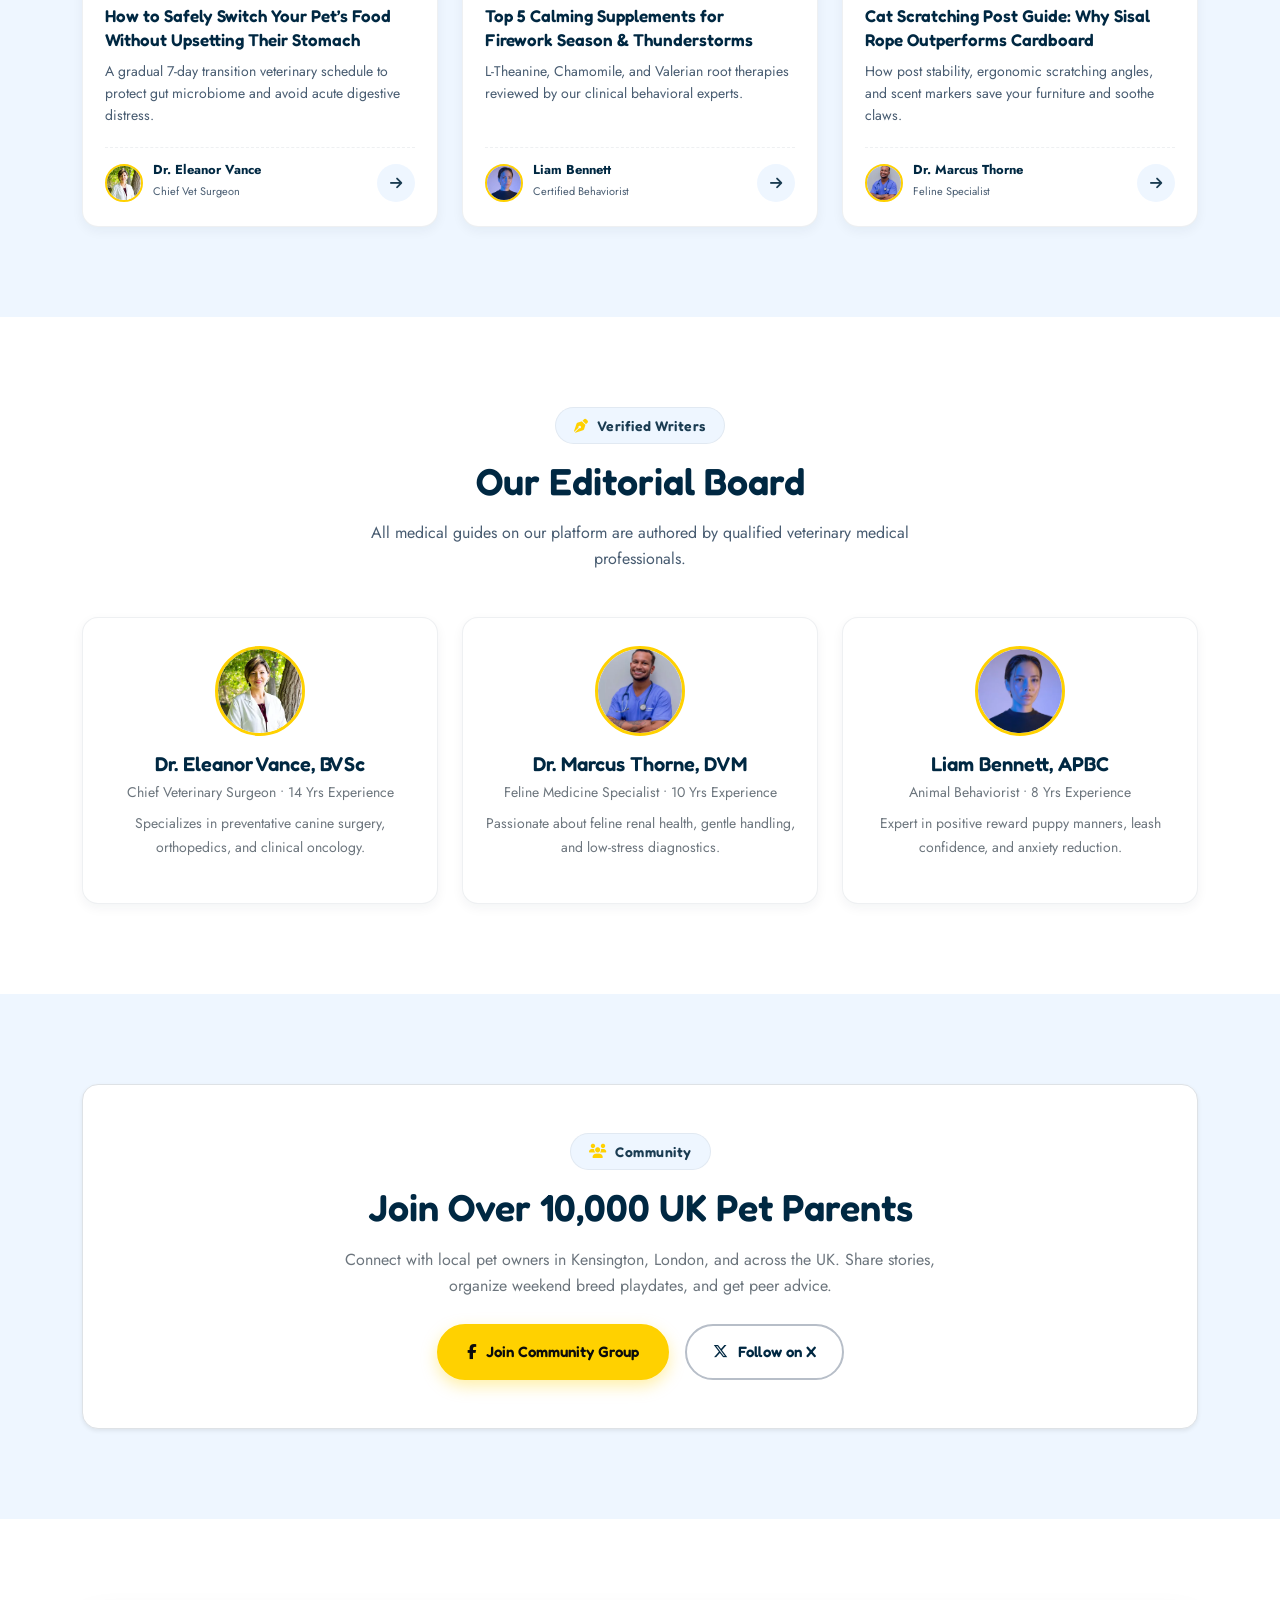
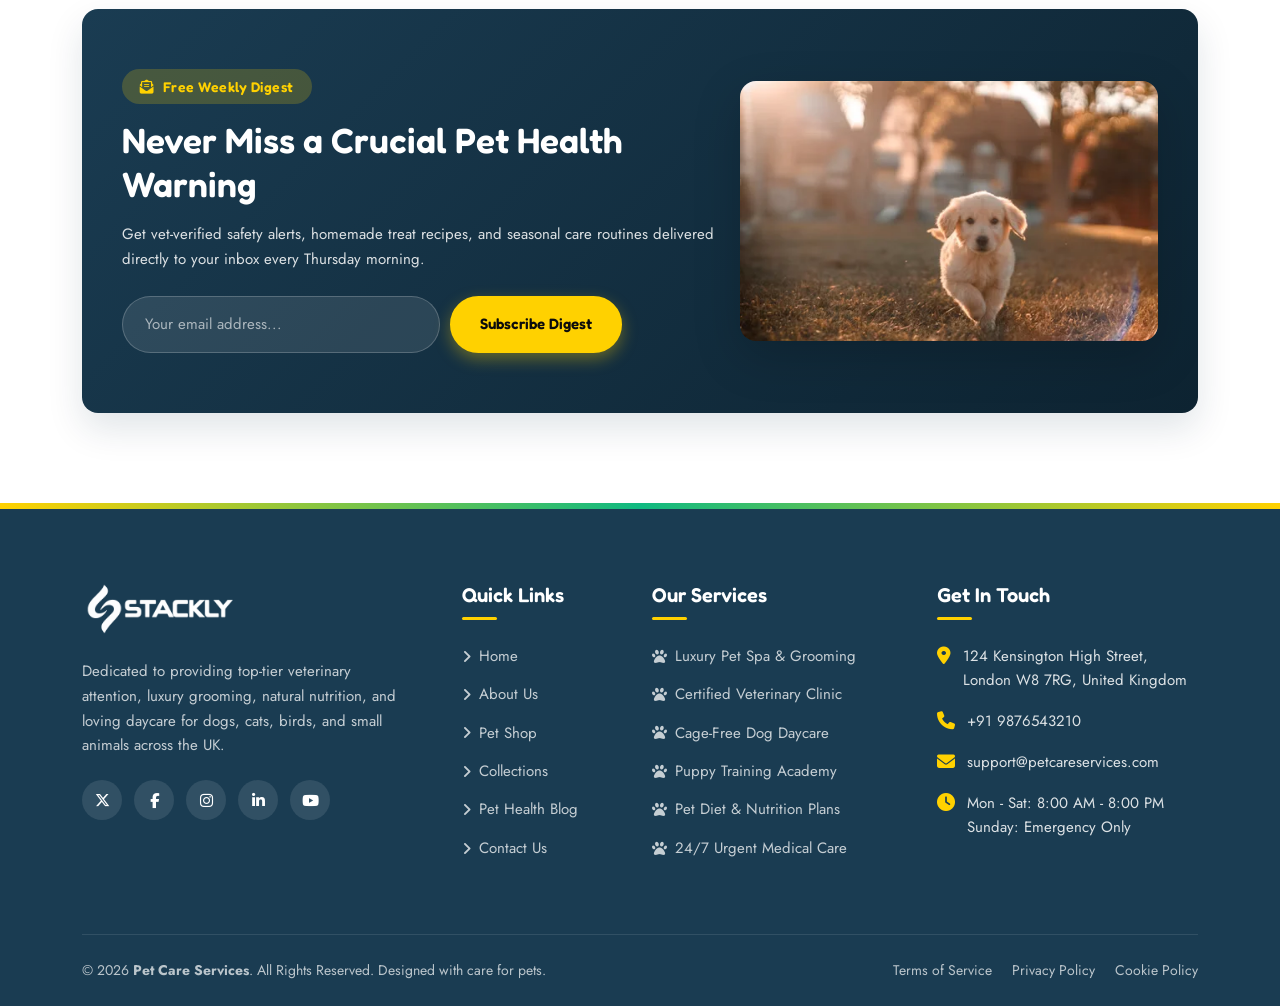
<file: pages/blog.html>
<!doctype html>
<html lang="en">
  <head>
    <meta charset="UTF-8" />
    <meta name="viewport" content="width=device-width, initial-scale=1.0" />
    <title>Pet Health Blog & Vet Advice - Pet Care Services UK</title>

    <!-- Favicon -->
    <link
      rel="icon"
      type="image/webp"
      href="../assets/images/logoStackly.webp"
    />

    <!-- Bootstrap 5.3.3 CSS CDN -->
    <link
      href="https://cdn.jsdelivr.net/npm/bootstrap@5.3.3/dist/css/bootstrap.min.css"
      rel="stylesheet"
    />

    <!-- FontAwesome 6.5.1 CDN -->
    <link
      rel="stylesheet"
      href="https://cdnjs.cloudflare.com/ajax/libs/font-awesome/6.5.1/css/all.min.css"
    />

    <!-- Custom Theme Stylesheets -->
    <link rel="stylesheet" href="../assets/css/styles.css" />
    <link rel="stylesheet" href="../assets/css/blog.css" />
  </head>
  <body class="inner-page">
    <!-- Header Placeholder (Common Component) -->
    <div id="header-placeholder"></div>

    <main>
      <!-- SECTION 1: Shared Subpage Banner Section -->
      <section class="page-banner-section banner-blog">
        <div class="container">
          <div class="page-banner-content">
            <h1 class="page-banner-title">
              Pet Health & Wellness Knowledge Hub
            </h1>
            <p class="page-banner-desc">
              Evidence-based veterinary insights, training masterclasses, and
              nutritional advice written by RCVS certified doctors and
              professional animal behaviorists.
            </p>
            <div class="page-breadcrumbs">
              <a href="../index.html">Home</a>
              <span class="separator">/</span>
              <span class="current">Pet Health Blog</span>
            </div>
          </div>
        </div>
      </section>

      <!-- SECTION 2: Featured Post Spotlight -->
      <section class="section-padding bg-white">
        <div class="container">
          <div class="featured-blog-box">
            <div class="row g-0 align-items-center">
              <div class="col-lg-6">
                <div class="featured-blog-img-wrap">
                  <img
                    src="../assets/images/about/about-our-story-img-4.webp"
                    alt="Pet Wellness Guide"
                  />
                </div>
              </div>
              <div class="col-lg-6 p-4 p-md-5">
                <span
                  class="badge bg-warning text-dark px-3 py-2 rounded-pill fw-bold mb-3"
                  >Featured Spotlight &bull; Clinical Guide</span
                >
                <h2 class="section-main-title fs-2 mb-3">
                  <a href="#" class="text-dark"
                    >The Ultimate UK Seasonal Guide to Parasite Defense & Tick
                    Safety</a
                  >
                </h2>
                <p class="text-secondary mb-4">
                  As spring and summer temperatures rise across Britain, ticks,
                  fleas, and lungworms pose heightened risks to canines and
                  felines. Learn preventative strategies and early symptom
                  detection from Chief Surgeon Dr. Eleanor Vance.
                </p>
                <div class="d-flex align-items-center gap-3 mb-4">
                  <img
                    src="../assets/images/about/about-team-member-card-1.webp"
                    alt="Dr. Vance"
                    class="rounded-circle"
                    style="width: 44px; height: 44px; object-fit: cover"
                  />
                  <div>
                    <div class="fw-bold text-dark">
                      Dr. Eleanor Vance, MRCVS
                    </div>
                    <span class="small text-secondary"
                      >Published May 20, 2026 &bull; 7 min read</span
                    >
                  </div>
                </div>
                <a href="#" class="theme-btn"
                  >Read Full Article <i class="fa-solid fa-arrow-right"></i
                ></a>
              </div>
            </div>
          </div>
        </div>
      </section>

      <!-- SECTION 3: Interactive Category & Topic Filter Bar -->
      <section
        class="section-padding py-0"
        style="background-color: var(--bg-secondary)"
      >
        <div class="container py-4">
          <div class="blog-category-nav mb-0">
            <button class="blog-cat-btn active" data-category="all">
              <i class="fa-solid fa-layer-group me-1"></i> All Articles
            </button>
            <button class="blog-cat-btn" data-category="canine">
              <i class="fa-solid fa-dog me-1"></i> Canine Health
            </button>
            <button class="blog-cat-btn" data-category="feline">
              <i class="fa-solid fa-cat me-1"></i> Feline Wellness
            </button>
            <button class="blog-cat-btn" data-category="nutrition">
              <i class="fa-solid fa-bowl-food me-1"></i> Diet & Nutrition
            </button>
            <button class="blog-cat-btn" data-category="grooming">
              <i class="fa-solid fa-scissors me-1"></i> Grooming & Coat
            </button>
            <button class="blog-cat-btn" data-category="training">
              <i class="fa-solid fa-graduation-cap me-1"></i> Puppy Training
            </button>
          </div>
        </div>
      </section>

      <!-- SECTION 4: Comprehensive Blog Post Grid -->
      <section class="section-padding bg-white" id="article">
        <div class="container">
          <div class="row g-4" id="blogPostGrid">
            <!-- Post 1: Diet & Nutrition -->
            <div
              class="col-md-6 col-lg-4 blog-card-col"
              data-category="nutrition"
            >
              <div class="blog-card">
                <div class="blog-thumb-wrap">
                  <span class="blog-category-badge">Diet & Nutrition</span>
                  <img
                    src="../assets/images/home/home-featured-pet-products-1.webp"
                    alt="Grain-Free Food"
                  />
                </div>
                <div class="blog-content">
                  <div class="blog-meta">
                    <span
                      ><i class="fa-regular fa-calendar"></i> May 16, 2026</span
                    >
                    <span><i class="fa-regular fa-clock"></i> 4 min read</span>
                  </div>
                  <h4 class="blog-title">
                    <a href="#"
                      >Raw vs. Kibble: An Evidence-Based Veterinary Breakdown</a
                    >
                  </h4>
                  <p class="blog-excerpt">
                    We dissect the nutritional pros, microbiological safety
                    risks, and digestion realities of raw meat diets versus
                    ultra-premium dry kibble.
                  </p>
                  <a href="#" class="blog-read-more"
                    >Read Guide <i class="fa-solid fa-arrow-right"></i
                  ></a>
                </div>
              </div>
            </div>

            <!-- Post 2: Puppy Training & Behavior -->
            <div
              class="col-md-6 col-lg-4 blog-card-col"
              data-category="training"
            >
              <div class="blog-card">
                <div class="blog-thumb-wrap">
                  <span class="blog-category-badge">Puppy Training</span>
                  <img
                    src="../assets/images/collections/collection-img-wrap-4.webp"
                    alt="Dog Separation Anxiety"
                  />
                </div>
                <div class="blog-content">
                  <div class="blog-meta">
                    <span
                      ><i class="fa-regular fa-calendar"></i> May 14, 2026</span
                    >
                    <span><i class="fa-regular fa-clock"></i> 6 min read</span>
                  </div>
                  <h4 class="blog-title">
                    <a href="#"
                      >How to Alleviate Separation Anxiety When Returning to the
                      Office</a
                    >
                  </h4>
                  <p class="blog-excerpt">
                    Certified Behaviorist Liam Bennett shares gradual
                    desensitization exercises and cognitive puzzle toys to keep
                    dogs calm when home alone.
                  </p>
                  <a href="#" class="blog-read-more"
                    >Read Guide <i class="fa-solid fa-arrow-right"></i
                  ></a>
                </div>
              </div>
            </div>

            <!-- Post 3: Feline Wellness -->
            <div class="col-md-6 col-lg-4 blog-card-col" data-category="feline">
              <div class="blog-card">
                <div class="blog-thumb-wrap">
                  <span class="blog-category-badge">Feline Wellness</span>
                  <img
                    src="../assets/images/home/home-transformation-imgs-3.webp"
                    alt="Cat Hydration"
                  />
                </div>
                <div class="blog-content">
                  <div class="blog-meta">
                    <span
                      ><i class="fa-regular fa-calendar"></i> May 10, 2026</span
                    >
                    <span><i class="fa-regular fa-clock"></i> 5 min read</span>
                  </div>
                  <h4 class="blog-title">
                    <a href="#"
                      >Kidney Health in Cats: Why Hydration Fountains Are
                      Vital</a
                    >
                  </h4>
                  <p class="blog-excerpt">
                    Discover why domestic cats naturally possess low thirst
                    drives, and how flowing water fountains help prevent feline
                    urinary blockages.
                  </p>
                  <a href="#" class="blog-read-more"
                    >Read Guide <i class="fa-solid fa-arrow-right"></i
                  ></a>
                </div>
              </div>
            </div>

            <!-- Post 4: Canine Health -->
            <div class="col-md-6 col-lg-4 blog-card-col" data-category="canine">
              <div class="blog-card">
                <div class="blog-thumb-wrap">
                  <span class="blog-category-badge">Canine Health</span>
                  <img
                    src="../assets/images/home/home-promo-newsletter-img.webp"
                    alt="Dog Teeth Cleaning"
                  />
                </div>
                <div class="blog-content">
                  <div class="blog-meta">
                    <span
                      ><i class="fa-regular fa-calendar"></i> May 08, 2026</span
                    >
                    <span><i class="fa-regular fa-clock"></i> 5 min read</span>
                  </div>
                  <h4 class="blog-title">
                    <a href="#"
                      >The Hidden Danger of Tartar: How Periodontal Disease
                      Affects Organs</a
                    >
                  </h4>
                  <p class="blog-excerpt">
                    Uncleaned tartar does not just cause bad breath; bacteria
                    can enter the bloodstream and strain cardiac and renal
                    function in adult dogs.
                  </p>
                  <a href="#" class="blog-read-more"
                    >Read Guide <i class="fa-solid fa-arrow-right"></i
                  ></a>
                </div>
              </div>
            </div>

            <!-- Post 5: Canine Health & Senior Care -->
            <div class="col-md-6 col-lg-4 blog-card-col" data-category="canine">
              <div class="blog-card">
                <div class="blog-thumb-wrap">
                  <span class="blog-category-badge">Canine Health</span>
                  <img
                    src="../assets/images/home/home-transformation-imgs-1.webp"
                    alt="Senior Golden"
                  />
                </div>
                <div class="blog-content">
                  <div class="blog-meta">
                    <span
                      ><i class="fa-regular fa-calendar"></i> May 02, 2026</span
                    >
                    <span><i class="fa-regular fa-clock"></i> 6 min read</span>
                  </div>
                  <h4 class="blog-title">
                    <a href="#"
                      >5 Adjustments to Make Your Home Senior-Pet Friendly</a
                    >
                  </h4>
                  <p class="blog-excerpt">
                    Non-slip rugs, orthopedic elevated feeding bowls, and ramp
                    access can restore mobility and joyful comfort to your aging
                    best friend.
                  </p>
                  <a href="#" class="blog-read-more"
                    >Read Guide <i class="fa-solid fa-arrow-right"></i
                  ></a>
                </div>
              </div>
            </div>

            <!-- Post 6: Grooming & Coat -->
            <div
              class="col-md-6 col-lg-4 blog-card-col"
              data-category="grooming"
            >
              <div class="blog-card">
                <div class="blog-thumb-wrap">
                  <span class="blog-category-badge">Grooming & Coat</span>
                  <img
                    src="../assets/images/home/home-blog-img-2.webp"
                    alt="Coat Grooming"
                  />
                </div>
                <div class="blog-content">
                  <div class="blog-meta">
                    <span
                      ><i class="fa-regular fa-calendar"></i> Apr 28, 2026</span
                    >
                    <span><i class="fa-regular fa-clock"></i> 4 min read</span>
                  </div>
                  <h4 class="blog-title">
                    <a href="#"
                      >Double-Coated Breeds: Why Shaving Your Dog in Summer Is
                      Harmful</a
                    >
                  </h4>
                  <p class="blog-excerpt">
                    Learn how double coats actually act as an insulated barrier
                    against heat stroke, and why de-shedding is far superior to
                    shaving.
                  </p>
                  <a href="#" class="blog-read-more"
                    >Read Guide <i class="fa-solid fa-arrow-right"></i
                  ></a>
                </div>
              </div>
            </div>

            <!-- Post 7: Feline Wellness -->
            <div class="col-md-6 col-lg-4 blog-card-col" data-category="feline">
              <div class="blog-card">
                <div class="blog-thumb-wrap">
                  <span class="blog-category-badge">Feline Wellness</span>
                  <img
                    src="../assets/images/home/home-categories-card-2.webp"
                    alt="Feline Scratching Guide"
                  />
                </div>
                <div class="blog-content">
                  <div class="blog-meta">
                    <span
                      ><i class="fa-regular fa-calendar"></i> Apr 22, 2026</span
                    >
                    <span><i class="fa-regular fa-clock"></i> 5 min read</span>
                  </div>
                  <h4 class="blog-title">
                    <a href="#"
                      >Feline Environmental Enrichment: Solving Indoor Stress &
                      Scratching</a
                    >
                  </h4>
                  <p class="blog-excerpt">
                    Create vertical climbing territories and multi-textured
                    scratching zones that fulfill your cat's natural predatory
                    instincts.
                  </p>
                  <a href="#" class="blog-read-more"
                    >Read Guide <i class="fa-solid fa-arrow-right"></i
                  ></a>
                </div>
              </div>
            </div>

            <!-- Post 8: Puppy Training -->
            <div
              class="col-md-6 col-lg-4 blog-card-col"
              data-category="training"
            >
              <div class="blog-card">
                <div class="blog-thumb-wrap">
                  <span class="blog-category-badge">Puppy Training</span>
                  <img
                    src="../assets/images/home/home-categories-card-5.webp"
                    alt="Puppy Leash Training"
                  />
                </div>
                <div class="blog-content">
                  <div class="blog-meta">
                    <span
                      ><i class="fa-regular fa-calendar"></i> Apr 18, 2026</span
                    >
                    <span><i class="fa-regular fa-clock"></i> 7 min read</span>
                  </div>
                  <h4 class="blog-title">
                    <a href="#"
                      >Mastering Loose-Leash Walking: Stop Pulling Without Harsh
                      Collars</a
                    >
                  </h4>
                  <p class="blog-excerpt">
                    Positive reward techniques and directional changes that
                    transform chaotic neighborhood walks into calm, harmonious
                    strolls.
                  </p>
                  <a href="#" class="blog-read-more"
                    >Read Guide <i class="fa-solid fa-arrow-right"></i
                  ></a>
                </div>
              </div>
            </div>

            <!-- Post 9: Diet & Nutrition -->
            <div
              class="col-md-6 col-lg-4 blog-card-col"
              data-category="nutrition"
            >
              <div class="blog-card">
                <div class="blog-thumb-wrap">
                  <span class="blog-category-badge">Diet & Nutrition</span>
                  <img
                    src="../assets/images/home/home-featured-pet-products-2.webp"
                    alt="Omega Oils for Dogs"
                  />
                </div>
                <div class="blog-content">
                  <div class="blog-meta">
                    <span
                      ><i class="fa-regular fa-calendar"></i> Apr 12, 2026</span
                    >
                    <span><i class="fa-regular fa-clock"></i> 4 min read</span>
                  </div>
                  <h4 class="blog-title">
                    <a href="#"
                      >Omega-3 vs Omega-6: The Science of Joint Mobility &
                      Glossy Coats</a
                    >
                  </h4>
                  <p class="blog-excerpt">
                    How wild salmon oil and marine algae lipids reduce systemic
                    inflammation and support brain health across all pet life
                    stages.
                  </p>
                  <a href="#" class="blog-read-more"
                    >Read Guide <i class="fa-solid fa-arrow-right"></i
                  ></a>
                </div>
              </div>
            </div>
          </div>

          <!-- Pagination -->
          <div class="theme-pagination" id="blogPagination">
            <a href="#" class="active">1</a>
            <a href="#">2</a>
            <a href="#">3</a>
            <a href="#"><i class="fa-solid fa-angle-right"></i></a>
          </div>
        </div>
      </section>

      <!-- SECTION 5: Pet Health Infographics & Quick Tips Cards -->
      <section
        class="section-padding"
        style="background-color: var(--bg-secondary)"
      >
        <div class="container">
          <div class="section-title text-center">
            <div class="section-subtitle-badge">
              <i class="fa-solid fa-lightbulb"></i> Quick Infographics
            </div>
            <h2 class="section-main-title">Fast Pet Safety Checklists</h2>
            <p class="section-desc">
              Key takeaways every pet owner should pin on their fridge.
            </p>
          </div>

          <div class="row g-4">
            <div class="col-sm-6 col-lg-3">
              <div class="infographic-card">
                <div class="infographic-icon">
                  <i class="fa-solid fa-triangle-exclamation"></i>
                </div>
                <h4 class="fs-5 mb-2">Toxic Food Alert</h4>
                <p class="text-secondary small mb-0">
                  Never feed chocolate, onions, grapes, raisins, xylitol
                  sweetener, or cooked bones to pets.
                </p>
              </div>
            </div>

            <div class="col-sm-6 col-lg-3">
              <div class="infographic-card">
                <div class="infographic-icon">
                  <i class="fa-solid fa-droplet"></i>
                </div>
                <h4 class="fs-5 mb-2">Hydration Target</h4>
                <p class="text-secondary small mb-0">
                  Dogs need roughly 50-60ml of fresh water per kilogram of body
                  weight each day.
                </p>
              </div>
            </div>

            <div class="col-sm-6 col-lg-3">
              <div class="infographic-card">
                <div class="infographic-icon">
                  <i class="fa-solid fa-sun"></i>
                </div>
                <h4 class="fs-5 mb-2">Pavement Heat Rule</h4>
                <p class="text-secondary small mb-0">
                  If asphalt is too hot to hold your bare hand for 7 seconds, it
                  will burn your dog's paws.
                </p>
              </div>
            </div>

            <div class="col-sm-6 col-lg-3">
              <div class="infographic-card">
                <div class="infographic-icon">
                  <i class="fa-solid fa-shield-heart"></i>
                </div>
                <h4 class="fs-5 mb-2">Vaccine Timing</h4>
                <p class="text-secondary small mb-0">
                  Annual booster vaccinations protect your companion against
                  virulent infectious diseases.
                </p>
              </div>
            </div>
          </div>
        </div>
      </section>

      <!-- SECTION 6: Ask-A-Vet Monthly Feature Highlight -->
      <section class="section-padding bg-white">
        <div class="container">
          <div
            class="p-4 p-md-5 rounded-4 shadow-md"
            style="
              background: linear-gradient(
                135deg,
                var(--bg-primary) 0%,
                #0c202e 100%
              );
              color: var(--white-color);
            "
          >
            <div class="row align-items-center g-4">
              <div class="col-lg-6">
                <span
                  class="badge bg-warning text-dark px-3 py-2 rounded-pill fw-bold mb-3"
                  >Ask-A-Vet Monthly</span
                >
                <h2 class="text-white mb-3" style="font-size: 2.2rem">
                  "Why Is My Dog Suddenly Itching Their Paws After Grass Walks?"
                </h2>
                <p
                  style="color: rgba(255, 255, 255, 0.85); font-size: 15px"
                  class="mb-4"
                >
                  Dr. Marcus Thorne answers this month’s top community question
                  regarding seasonal pollen dermatitis, contact grass allergies,
                  and how simple chamomile foot soaks provide instant soothing
                  relief.
                </p>
                <a href="#" class="theme-btn"
                  ><i class="fa-regular fa-envelope"></i> Submit Your Pet
                  Question</a
                >
              </div>

              <div class="col-lg-6">
                <div
                  class="position-relative rounded-4 overflow-hidden shadow-lg"
                >
                  <img
                    src="../assets/images/home/home-blog-img-3.webp"
                    alt="Veterinary Video"
                    class="w-100"
                    style="height: 300px; object-fit: cover"
                  />
                  <div
                    class="position-absolute top-50 start-50 translate-middle"
                  >
                    <div
                      class="bg-warning text-dark rounded-circle d-flex align-items-center justify-content-center shadow-lg"
                      style="width: 65px; height: 65px; cursor: pointer"
                    >
                      <i class="fa-solid fa-play fs-4 ms-1"></i>
                    </div>
                  </div>
                </div>
              </div>
            </div>
          </div>
        </div>
      </section>

      <!-- SECTION 7: Trending Articles & Editor's Picks -->
      <section
        class="section-padding"
        style="background-color: var(--bg-secondary)"
      >
        <div class="container">
          <div class="section-title text-center">
            <div class="section-subtitle-badge">
              <i class="fa-solid fa-fire"></i> Most Read
            </div>
            <h2 class="section-main-title">Editor's Trending Picks</h2>
            <p class="section-desc">
              Popular articles currently being bookmarked and shared across the
              pet care community.
            </p>
          </div>

          <div class="row g-4">
            <!-- Trending #1 -->
            <div class="col-md-6 col-lg-4">
              <div class="trending-card">
                <div class="trending-card-header">
                  <div class="trending-rank-badge rank-gold">
                    <i class="fa-solid fa-fire-flame-curved"></i> #01 Trending
                  </div>
                  <span class="trending-read-time"
                    ><i class="fa-regular fa-clock"></i> 3 min read</span
                  >
                </div>
                <div class="trending-img-wrap">
                  <img
                    src="../assets/images/home/home-blog-img-1.webp"
                    alt="Switch Pet Food Safely"
                  />
                  <span class="trending-category-pill">Clinical Diet</span>
                </div>
                <div class="trending-content">
                  <div class="trending-meta-date">
                    <i class="fa-regular fa-calendar-check"></i> Updated May
                    2026
                  </div>
                  <h4 class="trending-title">
                    <a href="#"
                      >How to Safely Switch Your Pet’s Food Without Upsetting
                      Their Stomach</a
                    >
                  </h4>
                  <p class="trending-excerpt">
                    A gradual 7-day transition veterinary schedule to protect
                    gut microbiome and avoid acute digestive distress.
                  </p>
                  <div class="trending-footer">
                    <div class="trending-author-info">
                      <img
                        src="../assets/images/about/about-team-member-card-1.webp"
                        alt="Dr. Vance"
                        class="trending-author-img"
                      />
                      <div>
                        <div class="trending-author-name">
                          Dr. Eleanor Vance
                        </div>
                        <span class="trending-author-role"
                          >Chief Vet Surgeon</span
                        >
                      </div>
                    </div>
                    <a
                      href="#"
                      class="trending-arrow-btn"
                      aria-label="Read full article"
                    >
                      <i class="fa-solid fa-arrow-right"></i>
                    </a>
                  </div>
                </div>
              </div>
            </div>

            <!-- Trending #2 -->
            <div class="col-md-6 col-lg-4">
              <div class="trending-card">
                <div class="trending-card-header">
                  <div class="trending-rank-badge rank-silver">
                    <i class="fa-solid fa-award"></i> #02 Trending
                  </div>
                  <span class="trending-read-time"
                    ><i class="fa-regular fa-clock"></i> 4 min read</span
                  >
                </div>
                <div class="trending-img-wrap">
                  <img
                    src="../assets/images/home/home-blog-img-3.webp"
                    alt="Calming Supplements"
                  />
                  <span class="trending-category-pill">Behavior & Care</span>
                </div>
                <div class="trending-content">
                  <div class="trending-meta-date">
                    <i class="fa-regular fa-calendar-check"></i> Updated May
                    2026
                  </div>
                  <h4 class="trending-title">
                    <a href="#"
                      >Top 5 Calming Supplements for Firework Season &
                      Thunderstorms</a
                    >
                  </h4>
                  <p class="trending-excerpt">
                    L-Theanine, Chamomile, and Valerian root therapies reviewed
                    by our clinical behavioral experts.
                  </p>
                  <div class="trending-footer">
                    <div class="trending-author-info">
                      <img
                        src="../assets/images/about/about-team-member-card-4.webp"
                        alt="Liam Bennett"
                        class="trending-author-img"
                      />
                      <div>
                        <div class="trending-author-name">Liam Bennett</div>
                        <span class="trending-author-role"
                          >Certified Behaviorist</span
                        >
                      </div>
                    </div>
                    <a
                      href="#"
                      class="trending-arrow-btn"
                      aria-label="Read full article"
                    >
                      <i class="fa-solid fa-arrow-right"></i>
                    </a>
                  </div>
                </div>
              </div>
            </div>

            <!-- Trending #3 -->
            <div class="col-md-6 col-lg-4">
              <div class="trending-card">
                <div class="trending-card-header">
                  <div class="trending-rank-badge rank-bronze">
                    <i class="fa-solid fa-star"></i> #03 Trending
                  </div>
                  <span class="trending-read-time"
                    ><i class="fa-regular fa-clock"></i> 3 min read</span
                  >
                </div>
                <div class="trending-img-wrap">
                  <img
                    src="../assets/images/about/about-our-story-img-2.webp"
                    alt="Cat Scratching Post Guide"
                  />
                  <span class="trending-category-pill">Feline Life</span>
                </div>
                <div class="trending-content">
                  <div class="trending-meta-date">
                    <i class="fa-regular fa-calendar-check"></i> Updated May
                    2026
                  </div>
                  <h4 class="trending-title">
                    <a href="#"
                      >Cat Scratching Post Guide: Why Sisal Rope Outperforms
                      Cardboard</a
                    >
                  </h4>
                  <p class="trending-excerpt">
                    How post stability, ergonomic scratching angles, and scent
                    markers save your furniture and soothe claws.
                  </p>
                  <div class="trending-footer">
                    <div class="trending-author-info">
                      <img
                        src="../assets/images/about/about-team-member-card-2.webp"
                        alt="Dr. Thorne"
                        class="trending-author-img"
                      />
                      <div>
                        <div class="trending-author-name">
                          Dr. Marcus Thorne
                        </div>
                        <span class="trending-author-role"
                          >Feline Specialist</span
                        >
                      </div>
                    </div>
                    <a
                      href="#"
                      class="trending-arrow-btn"
                      aria-label="Read full article"
                    >
                      <i class="fa-solid fa-arrow-right"></i>
                    </a>
                  </div>
                </div>
              </div>
            </div>
          </div>
        </div>
      </section>

      <!-- SECTION 8: Meet Our Editorial Vet Doctors -->
      <section class="section-padding bg-white">
        <div class="container">
          <div class="section-title text-center">
            <div class="section-subtitle-badge">
              <i class="fa-solid fa-pen-nib"></i> Verified Writers
            </div>
            <h2 class="section-main-title">Our Editorial Board</h2>
            <p class="section-desc">
              All medical guides on our platform are authored by qualified
              veterinary medical professionals.
            </p>
          </div>

          <div class="row g-4">
            <div class="col-md-4">
              <div class="author-spotlight-card">
                <img
                  src="../assets/images/about/about-team-member-card-1.webp"
                  alt="Dr. Vance"
                  class="author-avatar-lg"
                />
                <h4 class="fs-5 mb-1">Dr. Eleanor Vance, BVSc</h4>
                <p class="text-secondary small mb-2">
                  Chief Veterinary Surgeon &bull; 14 Yrs Experience
                </p>
                <p class="small text-secondary">
                  Specializes in preventative canine surgery, orthopedics, and
                  clinical oncology.
                </p>
              </div>
            </div>

            <div class="col-md-4">
              <div class="author-spotlight-card">
                <img
                  src="../assets/images/about/about-team-member-card-2.webp"
                  alt="Dr. Thorne"
                  class="author-avatar-lg"
                />
                <h4 class="fs-5 mb-1">Dr. Marcus Thorne, DVM</h4>
                <p class="text-secondary small mb-2">
                  Feline Medicine Specialist &bull; 10 Yrs Experience
                </p>
                <p class="small text-secondary">
                  Passionate about feline renal health, gentle handling, and
                  low-stress diagnostics.
                </p>
              </div>
            </div>

            <div class="col-md-4">
              <div class="author-spotlight-card">
                <img
                  src="../assets/images/about/about-team-member-card-4.webp"
                  alt="Liam Bennett"
                  class="author-avatar-lg"
                />
                <h4 class="fs-5 mb-1">Liam Bennett, APBC</h4>
                <p class="text-secondary small mb-2">
                  Animal Behaviorist &bull; 8 Yrs Experience
                </p>
                <p class="small text-secondary">
                  Expert in positive reward puppy manners, leash confidence, and
                  anxiety reduction.
                </p>
              </div>
            </div>
          </div>
        </div>
      </section>

      <!-- SECTION 9: Pet Care Community Forum & Discussion Prompt -->
      <section
        class="section-padding"
        style="background-color: var(--bg-secondary)"
      >
        <div class="container">
          <div
            class="p-4 p-md-5 bg-white rounded-4 border shadow-sm text-center"
          >
            <div class="section-subtitle-badge">
              <i class="fa-solid fa-users"></i> Community
            </div>
            <h2 class="section-main-title mb-3">
              Join Over 10,000 UK Pet Parents
            </h2>
            <p
              class="text-secondary mb-4"
              style="max-width: 600px; margin: 0 auto"
            >
              Connect with local pet owners in Kensington, London, and across
              the UK. Share stories, organize weekend breed playdates, and get
              peer advice.
            </p>
            <div class="d-flex flex-wrap justify-content-center gap-3">
              <a href="#" class="theme-btn"
                ><i class="fa-brands fa-facebook-f"></i> Join Community Group</a
              >
              <a href="#" class="theme-btn-outline"
                ><i class="fa-brands fa-x-twitter"></i> Follow on X</a
              >
            </div>
          </div>
        </div>
      </section>

      <!-- SECTION 10: Weekly Pet Care Digest Newsletter -->
      <section class="section-padding bg-white">
        <div class="container">
          <div class="promo-banner-box">
            <div class="row align-items-center g-4">
              <div class="col-lg-7">
                <div
                  class="section-subtitle-badge"
                  style="
                    background-color: rgba(255, 209, 0, 0.2);
                    color: var(--primary-color);
                    border: none;
                  "
                >
                  <i class="fa-solid fa-envelope-open-text"></i> Free Weekly
                  Digest
                </div>
                <h2 class="text-white mb-3" style="font-size: 2.2rem">
                  Never Miss a Crucial Pet Health Warning
                </h2>
                <p
                  style="color: rgba(255, 255, 255, 0.85); font-size: 15px"
                  class="mb-4"
                >
                  Get vet-verified safety alerts, homemade treat recipes, and
                  seasonal care routines delivered directly to your inbox every
                  Thursday morning.
                </p>
                <form class="promo-newsletter-form">
                  <input
                    type="email"
                    id="blog_newsletter_email"
                    name="email"
                    class="promo-newsletter-input"
                    placeholder="Your email address..."
                    aria-label="Email Address"
                    autocomplete="email"
                    required
                  />
                  <button
                    type="submit"
                    class="theme-btn"
                    style="white-space: nowrap"
                  >
                    Subscribe Digest
                  </button>
                </form>
              </div>
              <div class="col-lg-5 text-center d-none d-lg-block">
                <img
                  src="../assets/images/about/about-our-story-img-1.webp"
                  alt="Pet Newsletter"
                  class="rounded-4 shadow-lg"
                  style="max-height: 260px; width: 100%; object-fit: cover"
                />
              </div>
            </div>
          </div>
        </div>
      </section>
    </main>

    <!-- Footer Placeholder (Common Component) -->
    <div id="footer-placeholder"></div>

    <!-- Bootstrap 5.3.3 JS Bundle CDN -->
    <script src="https://cdn.jsdelivr.net/npm/bootstrap@5.3.3/dist/js/bootstrap.bundle.min.js"></script>

    <!-- Custom Main Script -->
    <script src="../assets/js/script.js"></script>
  </body>
</html>
</file>
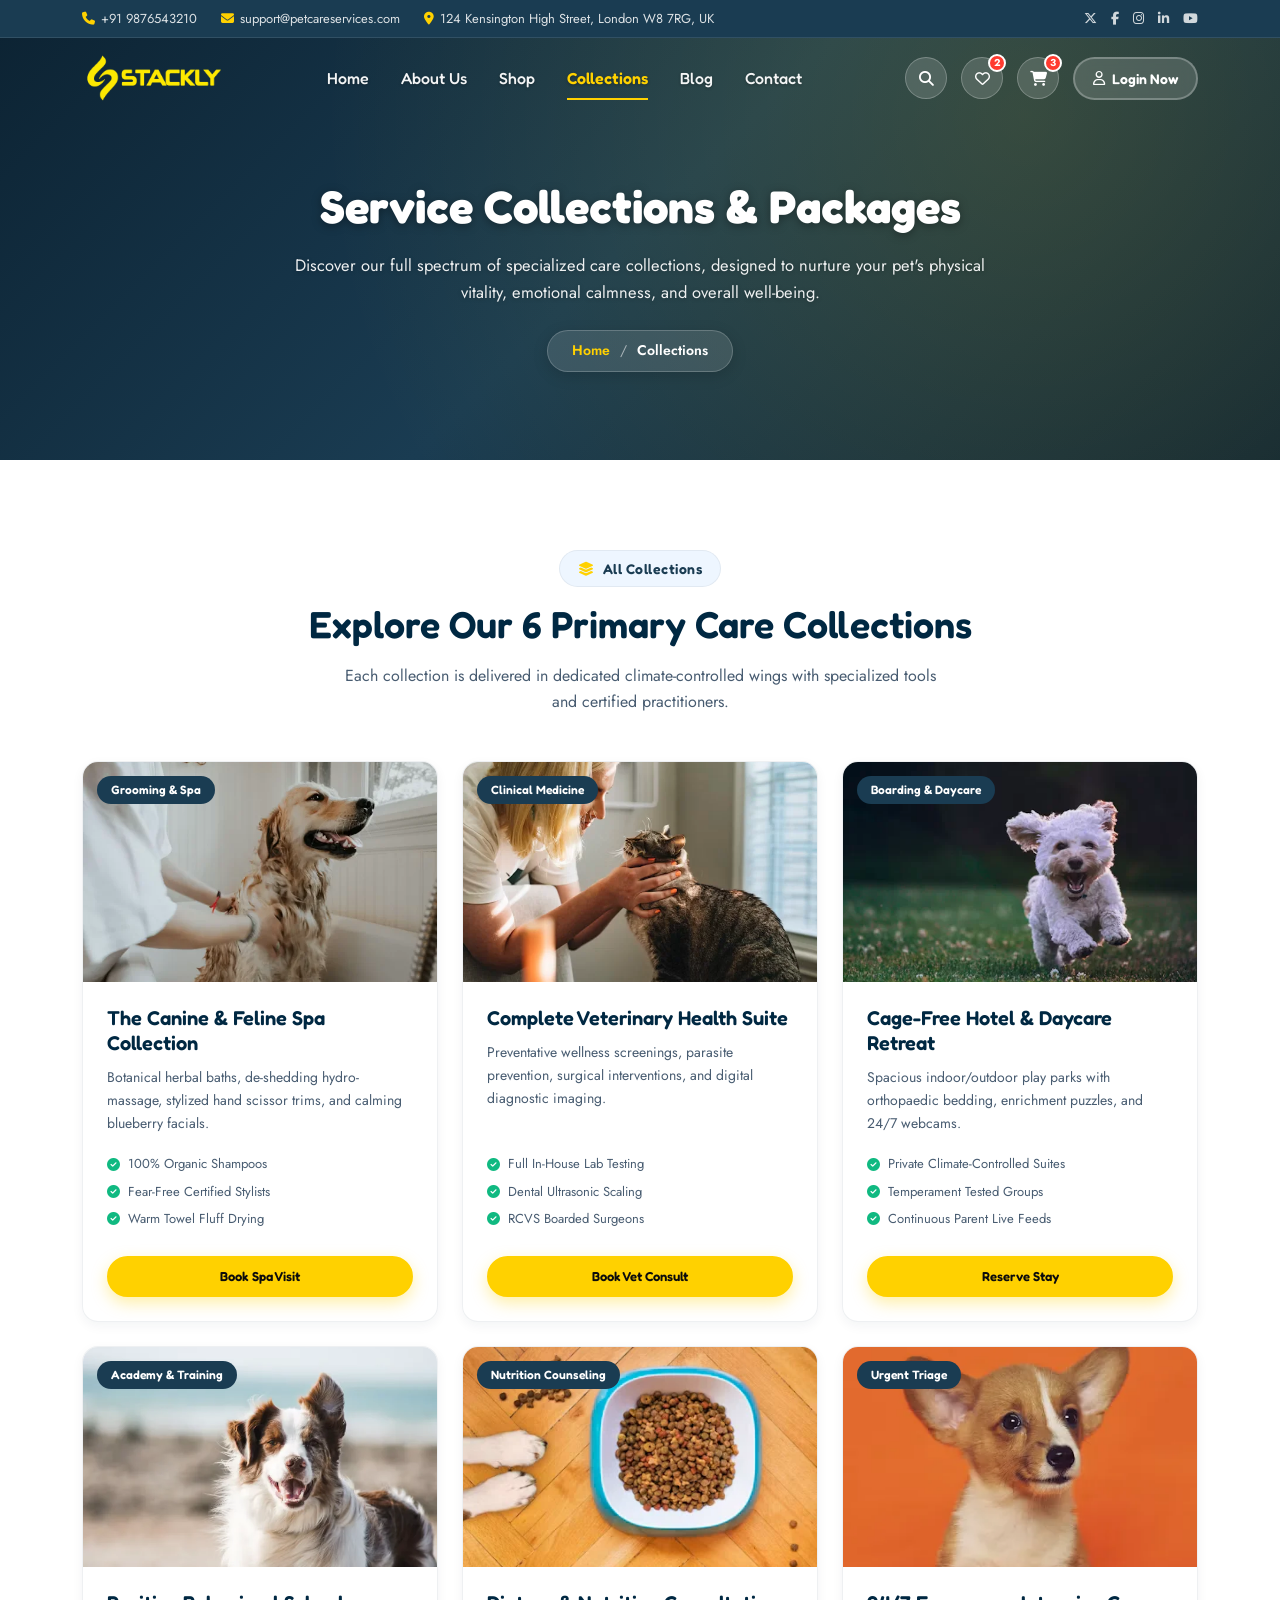
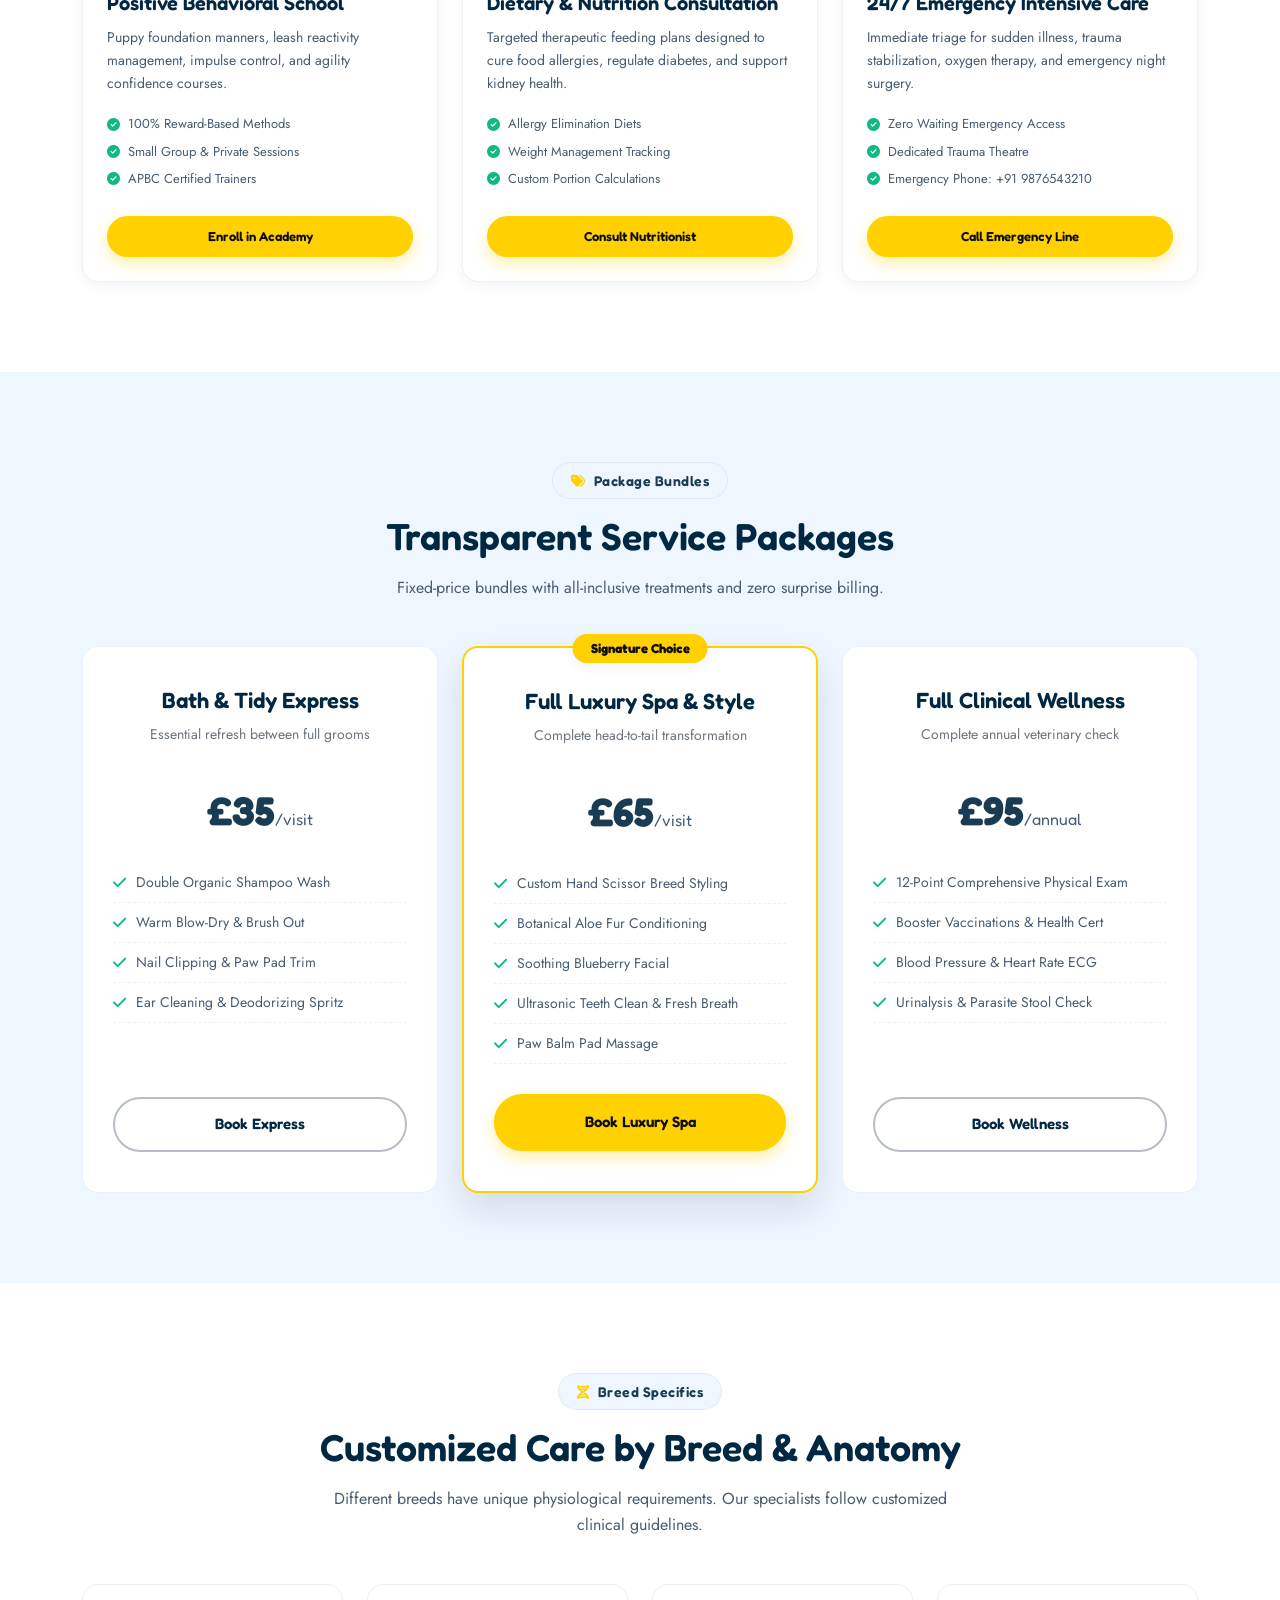
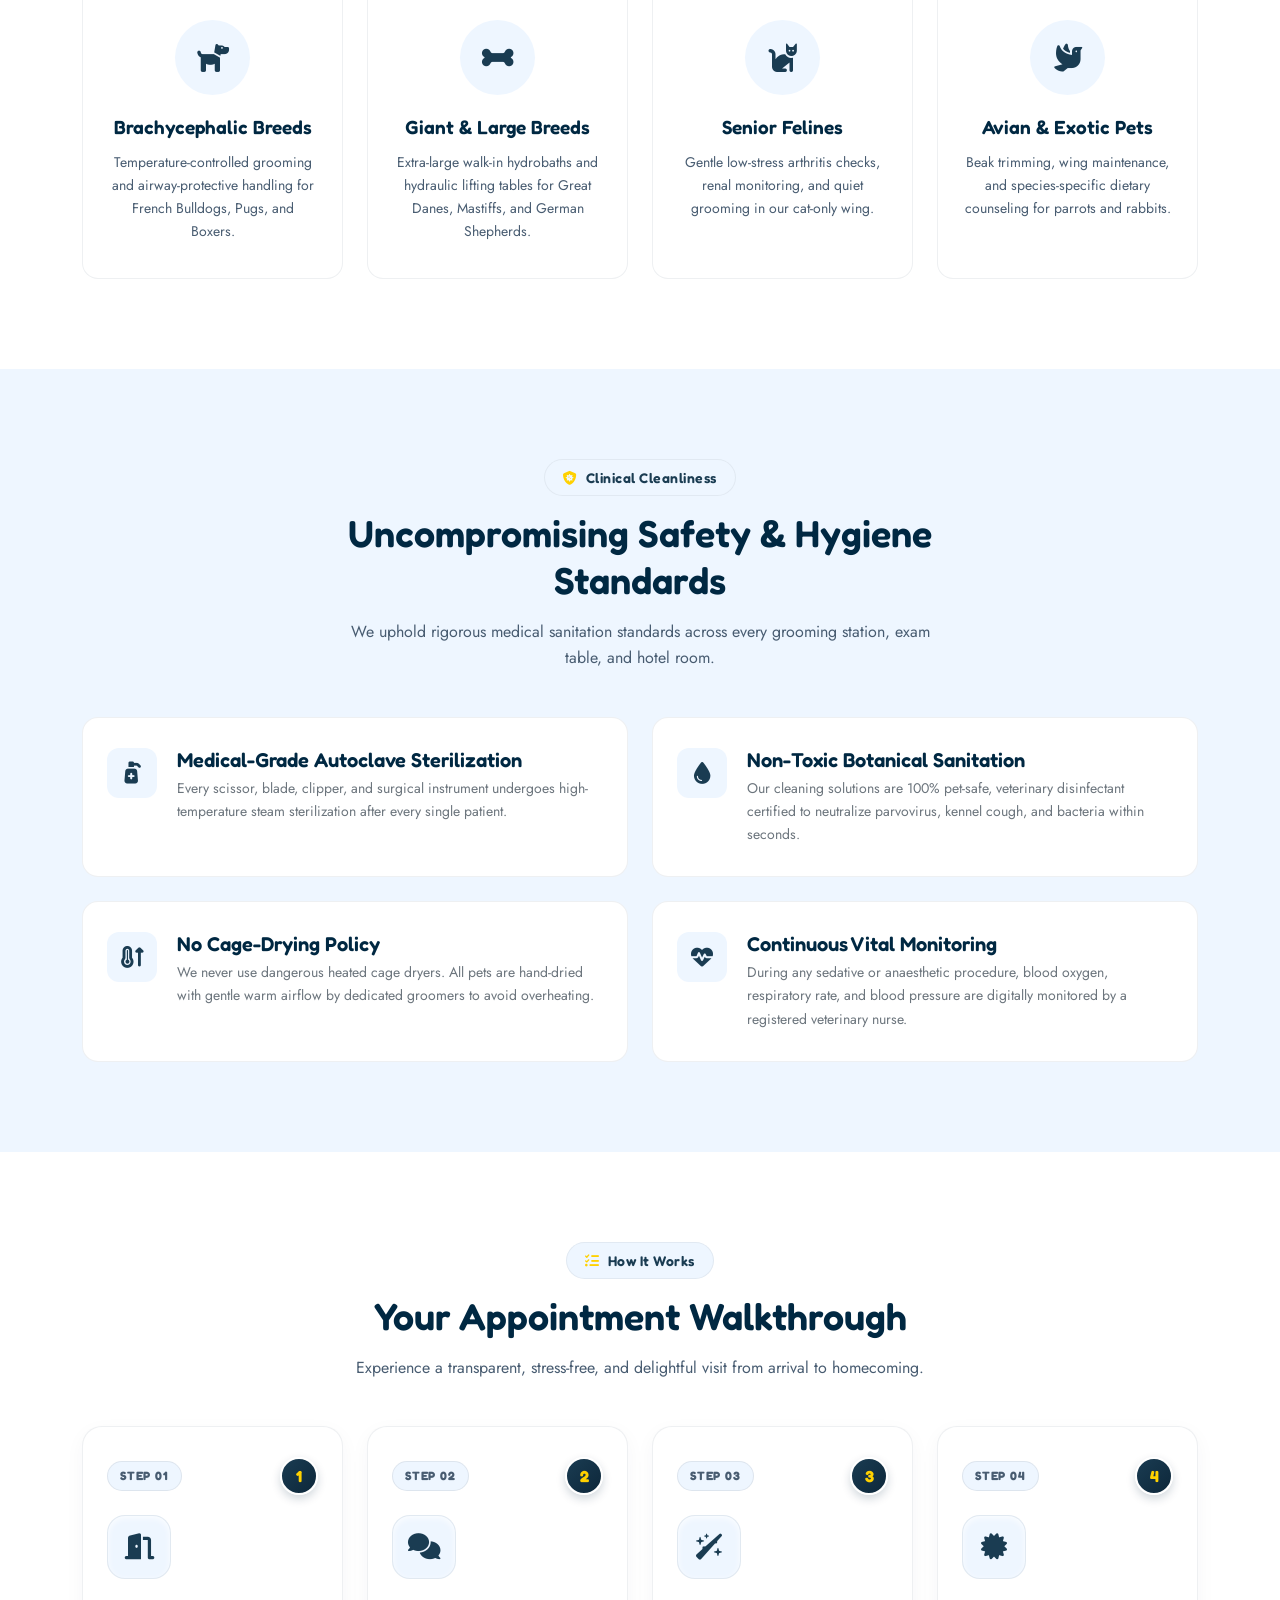
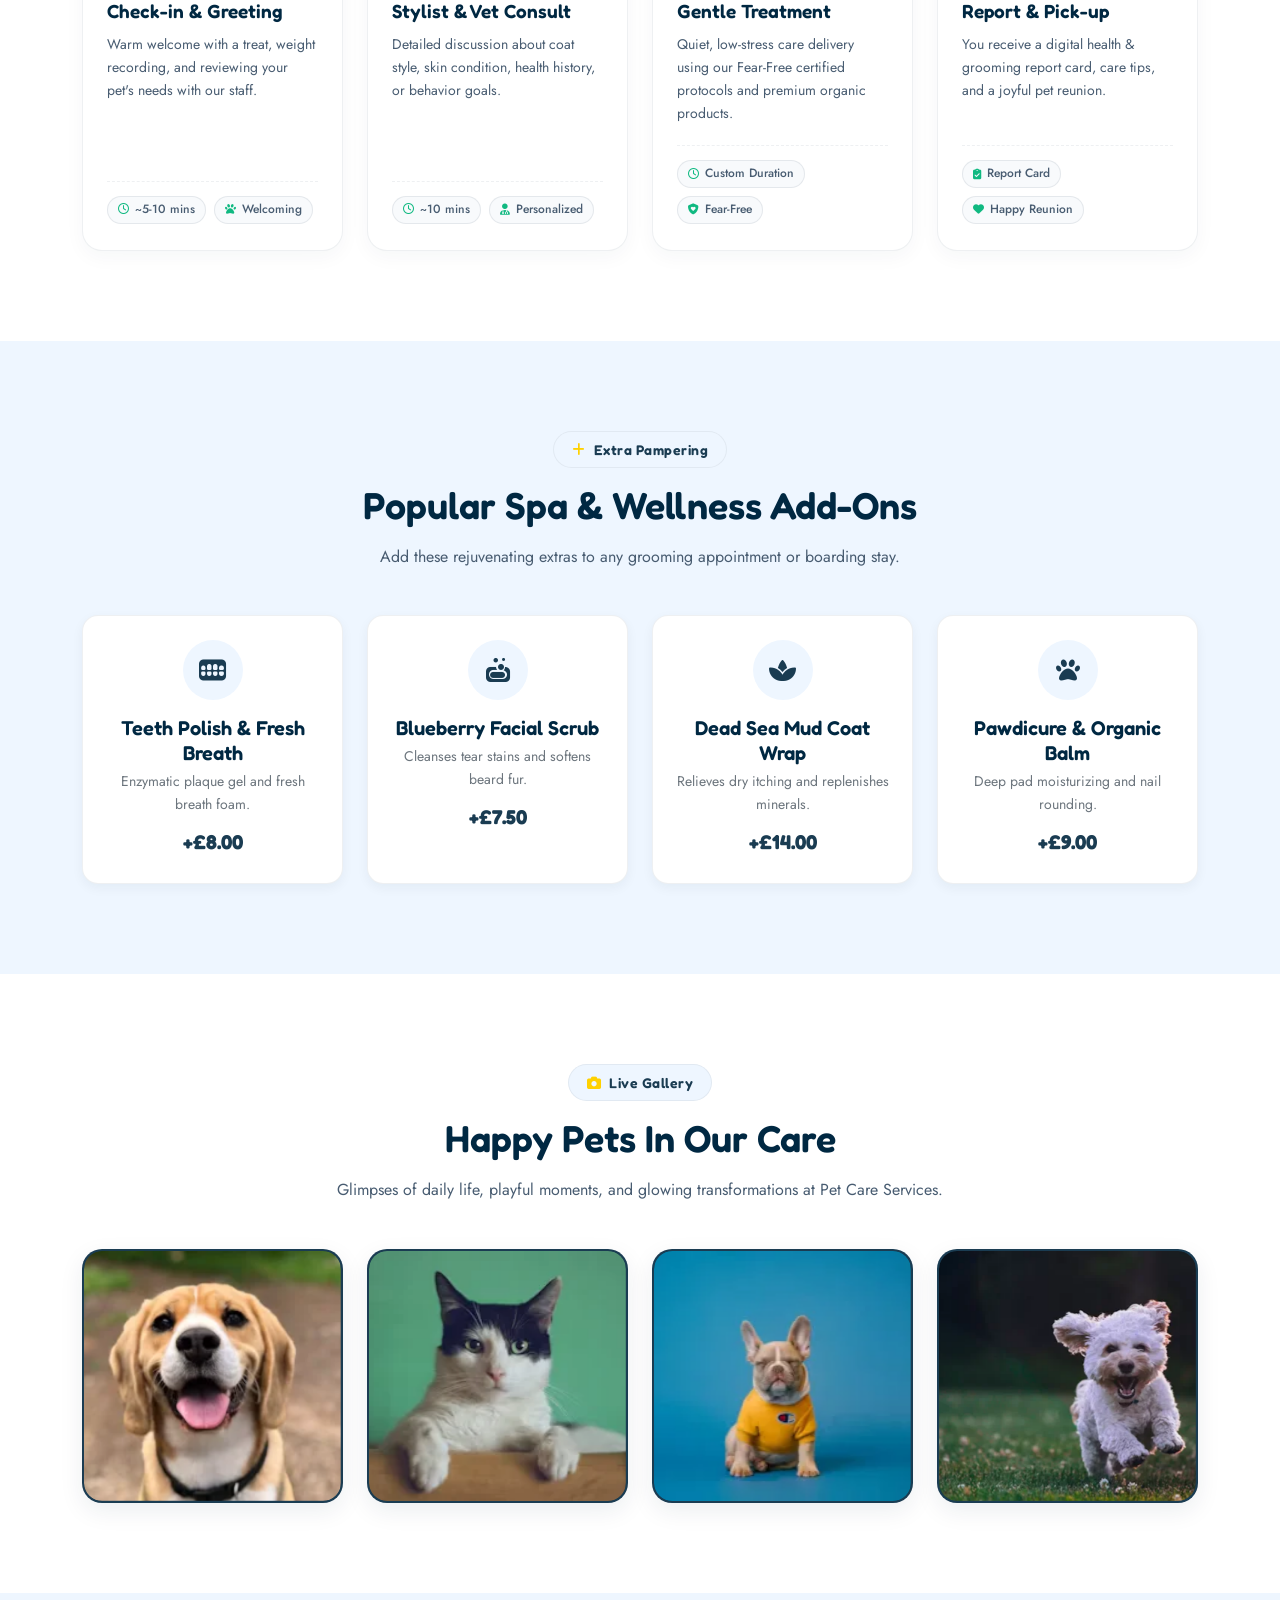
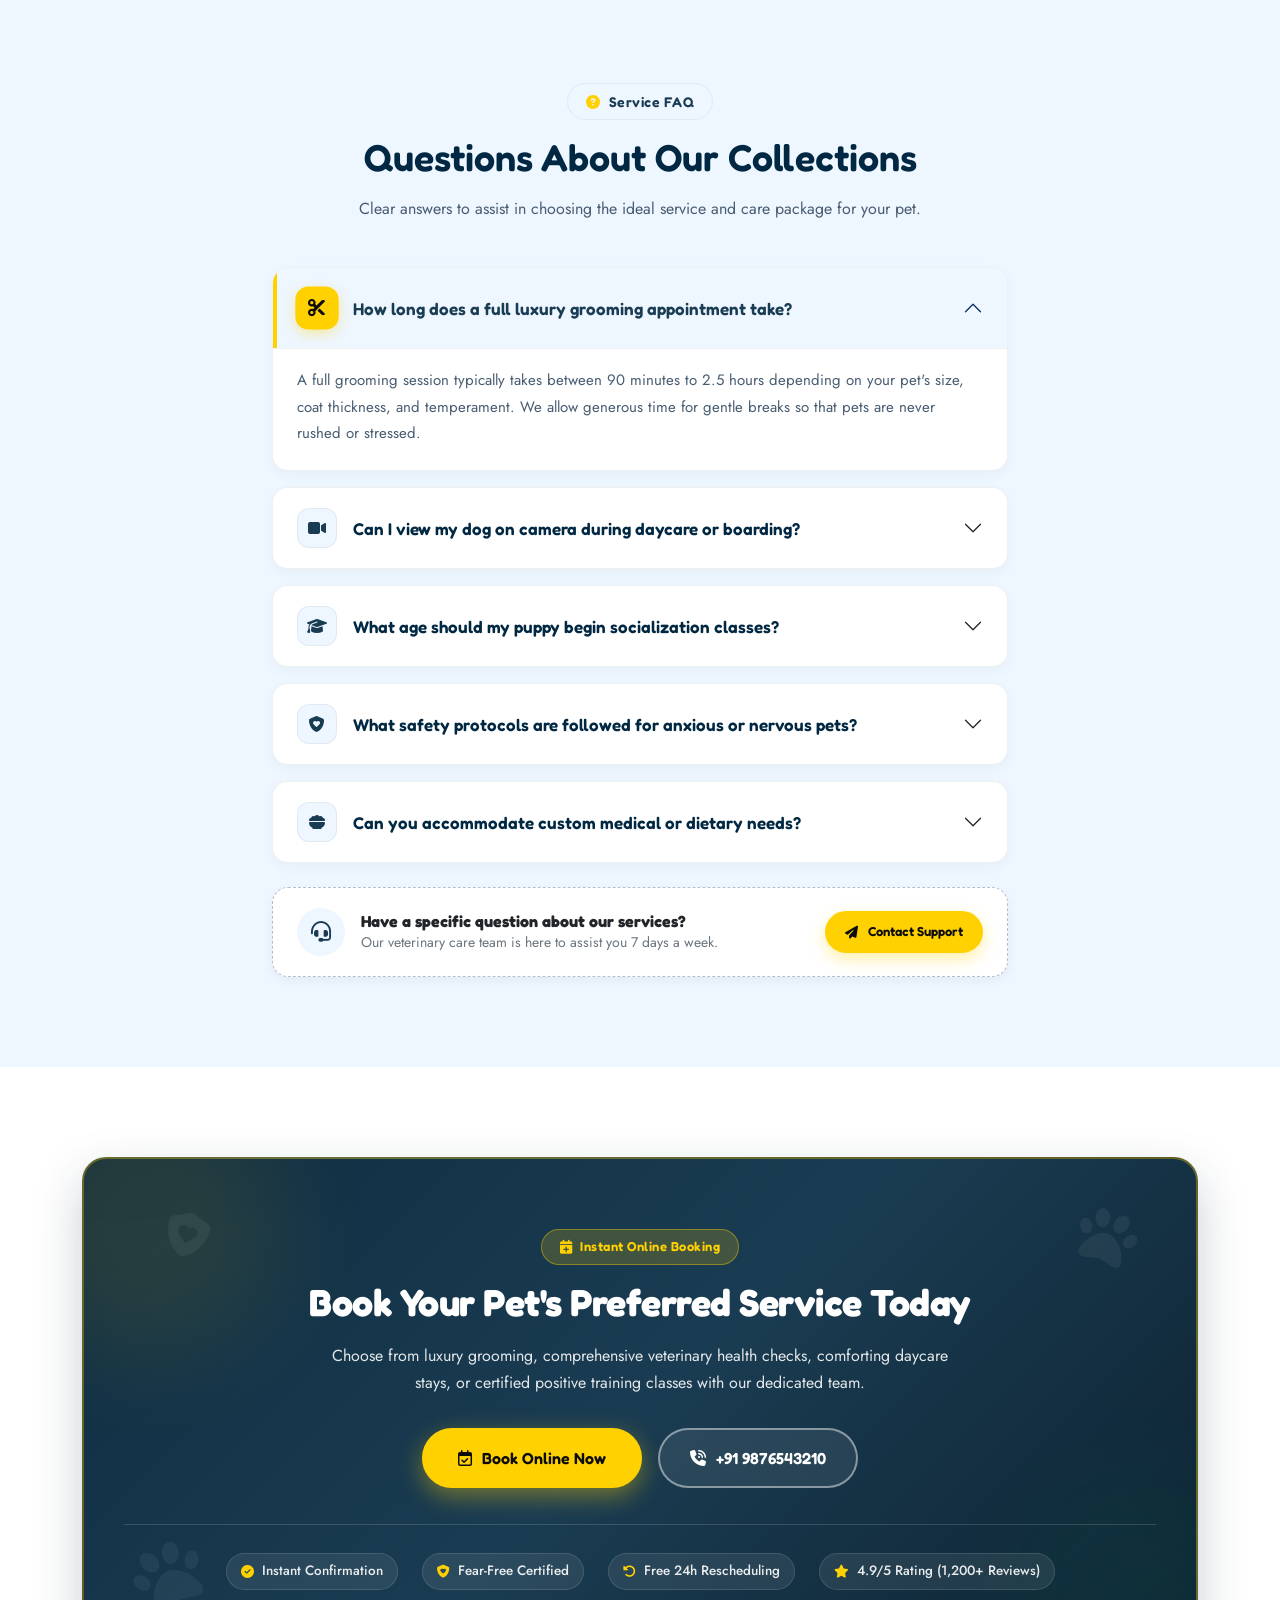
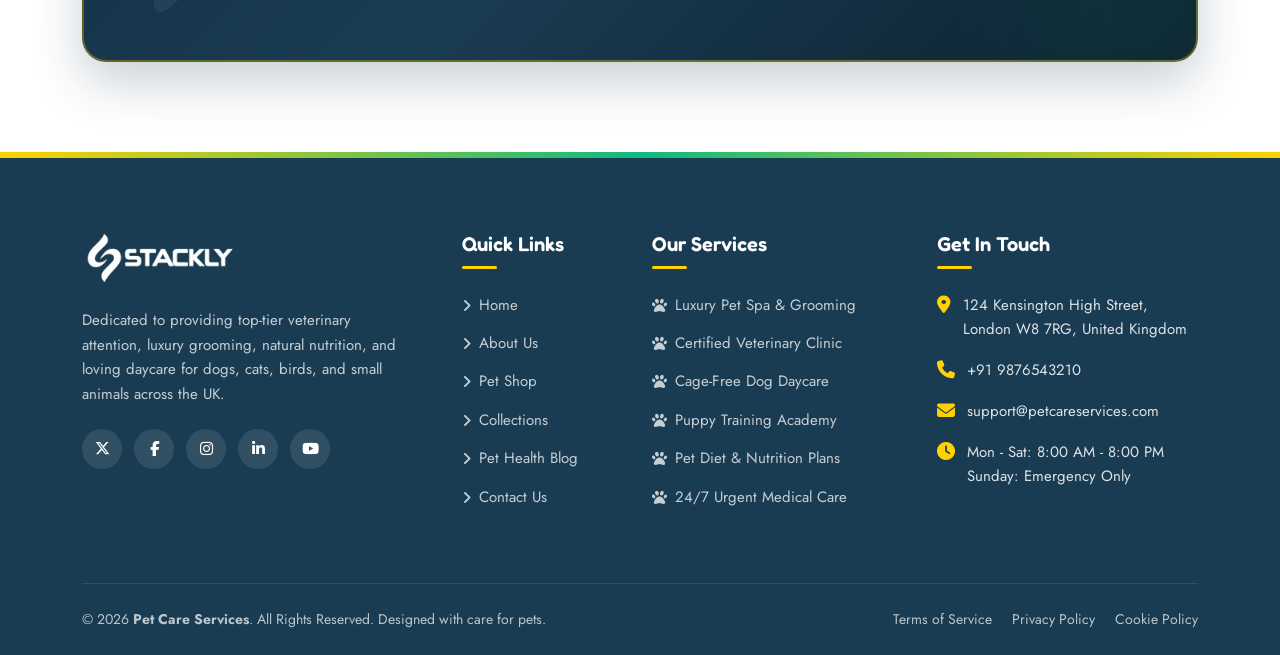
<file: pages/collections.html>
<!doctype html>
<html lang="en">
  <head>
    <meta charset="UTF-8" />
    <meta name="viewport" content="width=device-width, initial-scale=1.0" />
    <title>Service Collections & Care Packages - Pet Care Services UK</title>

    <!-- Favicon -->
    <link
      rel="icon"
      type="image/webp"
      href="../assets/images/logoStackly.webp"
    />

    <!-- Bootstrap 5.3.3 CSS CDN -->
    <link
      href="https://cdn.jsdelivr.net/npm/bootstrap@5.3.3/dist/css/bootstrap.min.css"
      rel="stylesheet"
    />

    <!-- FontAwesome 6.5.1 CDN -->
    <link
      rel="stylesheet"
      href="https://cdnjs.cloudflare.com/ajax/libs/font-awesome/6.5.1/css/all.min.css"
    />

    <!-- Custom Theme Stylesheets -->
    <link rel="stylesheet" href="../assets/css/styles.css" />
    <link rel="stylesheet" href="../assets/css/collections.css" />
  </head>
  <body class="inner-page">
    <!-- Header Placeholder (Common Component) -->
    <div id="header-placeholder"></div>

    <main>
      <!-- SECTION 1: Shared Subpage Banner Section -->
      <section class="page-banner-section banner-collections">
        <div class="container">
          <div class="page-banner-content">
            <h1 class="page-banner-title">Service Collections & Packages</h1>
            <p class="page-banner-desc">
              Discover our full spectrum of specialized care collections,
              designed to nurture your pet's physical vitality, emotional
              calmness, and overall well-being.
            </p>
            <div class="page-breadcrumbs">
              <a href="../index.html">Home</a>
              <span class="separator">/</span>
              <span class="current">Collections</span>
            </div>
          </div>
        </div>
      </section>

      <!-- SECTION 2: All Service Collections Grid -->
      <section class="section-padding bg-white">
        <div class="container">
          <div class="section-title text-center">
            <div class="section-subtitle-badge">
              <i class="fa-solid fa-layer-group"></i> All Collections
            </div>
            <h2 class="section-main-title">
              Explore Our 6 Primary Care Collections
            </h2>
            <p class="section-desc">
              Each collection is delivered in dedicated climate-controlled wings
              with specialized tools and certified practitioners.
            </p>
          </div>

          <div class="row g-4">
            <!-- Collection 1 -->
            <div class="col-md-6 col-lg-4">
              <div class="collection-card">
                <div class="collection-img-wrap">
                  <span class="collection-badge">Grooming & Spa</span>
                  <img
                    src="../assets/images/home/home-blog-img-2.webp"
                    alt="Spa Grooming Collection"
                  />
                </div>
                <div class="collection-content">
                  <h3 class="collection-title">
                    The Canine & Feline Spa Collection
                  </h3>
                  <p class="collection-desc">
                    Botanical herbal baths, de-shedding hydro-massage, stylized
                    hand scissor trims, and calming blueberry facials.
                  </p>
                  <ul class="collection-features">
                    <li>
                      <i class="fa-solid fa-circle-check"></i> 100% Organic
                      Shampoos
                    </li>
                    <li>
                      <i class="fa-solid fa-circle-check"></i> Fear-Free
                      Certified Stylists
                    </li>
                    <li>
                      <i class="fa-solid fa-circle-check"></i> Warm Towel Fluff
                      Drying
                    </li>
                  </ul>
                  <a href="#" class="theme-btn theme-btn-sm w-100"
                    >Book Spa Visit</a
                  >
                </div>
              </div>
            </div>

            <!-- Collection 2 -->
            <div class="col-md-6 col-lg-4">
              <div class="collection-card">
                <div class="collection-img-wrap">
                  <span class="collection-badge">Clinical Medicine</span>
                  <img
                    src="../assets/images/home/home-blog-img-3.webp"
                    alt="Veterinary Medicine Collection"
                  />
                </div>
                <div class="collection-content">
                  <h3 class="collection-title">
                    Complete Veterinary Health Suite
                  </h3>
                  <p class="collection-desc">
                    Preventative wellness screenings, parasite prevention,
                    surgical interventions, and digital diagnostic imaging.
                  </p>
                  <ul class="collection-features">
                    <li>
                      <i class="fa-solid fa-circle-check"></i> Full In-House Lab
                      Testing
                    </li>
                    <li>
                      <i class="fa-solid fa-circle-check"></i> Dental Ultrasonic
                      Scaling
                    </li>
                    <li>
                      <i class="fa-solid fa-circle-check"></i> RCVS Boarded
                      Surgeons
                    </li>
                  </ul>
                  <a href="#" class="theme-btn theme-btn-sm w-100"
                    >Book Vet Consult</a
                  >
                </div>
              </div>
            </div>

            <!-- Collection 3 -->
            <div class="col-md-6 col-lg-4">
              <div class="collection-card">
                <div class="collection-img-wrap">
                  <span class="collection-badge">Boarding & Daycare</span>
                  <img
                    src="../assets/images/about/about-our-story-img-4.webp"
                    alt="Daycare Collection"
                  />
                </div>
                <div class="collection-content">
                  <h3 class="collection-title">
                    Cage-Free Hotel & Daycare Retreat
                  </h3>
                  <p class="collection-desc">
                    Spacious indoor/outdoor play parks with orthopaedic bedding,
                    enrichment puzzles, and 24/7 webcams.
                  </p>
                  <ul class="collection-features">
                    <li>
                      <i class="fa-solid fa-circle-check"></i> Private
                      Climate-Controlled Suites
                    </li>
                    <li>
                      <i class="fa-solid fa-circle-check"></i> Temperament
                      Tested Groups
                    </li>
                    <li>
                      <i class="fa-solid fa-circle-check"></i> Continuous Parent
                      Live Feeds
                    </li>
                  </ul>
                  <a href="#" class="theme-btn theme-btn-sm w-100"
                    >Reserve Stay</a
                  >
                </div>
              </div>
            </div>

            <!-- Collection 4 -->
            <div class="col-md-6 col-lg-4">
              <div class="collection-card">
                <div class="collection-img-wrap">
                  <span class="collection-badge">Academy & Training</span>
                  <img
                    src="../assets/images/collections/collection-img-wrap-4.webp"
                    alt="Puppy Academy"
                  />
                </div>
                <div class="collection-content">
                  <h3 class="collection-title">Positive Behavioral School</h3>
                  <p class="collection-desc">
                    Puppy foundation manners, leash reactivity management,
                    impulse control, and agility confidence courses.
                  </p>
                  <ul class="collection-features">
                    <li>
                      <i class="fa-solid fa-circle-check"></i> 100% Reward-Based
                      Methods
                    </li>
                    <li>
                      <i class="fa-solid fa-circle-check"></i> Small Group &
                      Private Sessions
                    </li>
                    <li>
                      <i class="fa-solid fa-circle-check"></i> APBC Certified
                      Trainers
                    </li>
                  </ul>
                  <a href="#" class="theme-btn theme-btn-sm w-100"
                    >Enroll in Academy</a
                  >
                </div>
              </div>
            </div>

            <!-- Collection 5 -->
            <div class="col-md-6 col-lg-4">
              <div class="collection-card">
                <div class="collection-img-wrap">
                  <span class="collection-badge">Nutrition Counseling</span>
                  <img
                    src="../assets/images/home/home-featured-pet-products-1.webp"
                    alt="Nutrition Collection"
                  />
                </div>
                <div class="collection-content">
                  <h3 class="collection-title">
                    Dietary & Nutrition Consultation
                  </h3>
                  <p class="collection-desc">
                    Targeted therapeutic feeding plans designed to cure food
                    allergies, regulate diabetes, and support kidney health.
                  </p>
                  <ul class="collection-features">
                    <li>
                      <i class="fa-solid fa-circle-check"></i> Allergy
                      Elimination Diets
                    </li>
                    <li>
                      <i class="fa-solid fa-circle-check"></i> Weight Management
                      Tracking
                    </li>
                    <li>
                      <i class="fa-solid fa-circle-check"></i> Custom Portion
                      Calculations
                    </li>
                  </ul>
                  <a href="#" class="theme-btn theme-btn-sm w-100"
                    >Consult Nutritionist</a
                  >
                </div>
              </div>
            </div>

            <!-- Collection 6 -->
            <div class="col-md-6 col-lg-4">
              <div class="collection-card">
                <div class="collection-img-wrap">
                  <span class="collection-badge">Urgent Triage</span>
                  <img
                    src="../assets/images/home/home-transformation-imgs-5.webp"
                    alt="Emergency Care"
                  />
                </div>
                <div class="collection-content">
                  <h3 class="collection-title">
                    24/7 Emergency Intensive Care
                  </h3>
                  <p class="collection-desc">
                    Immediate triage for sudden illness, trauma stabilization,
                    oxygen therapy, and emergency night surgery.
                  </p>
                  <ul class="collection-features">
                    <li>
                      <i class="fa-solid fa-circle-check"></i> Zero Waiting
                      Emergency Access
                    </li>
                    <li>
                      <i class="fa-solid fa-circle-check"></i> Dedicated Trauma
                      Theatre
                    </li>
                    <li>
                      <i class="fa-solid fa-circle-check"></i> Emergency Phone:
                      +91 9876543210
                    </li>
                  </ul>
                  <a href="#" class="theme-btn theme-btn-sm w-100"
                    >Call Emergency Line</a
                  >
                </div>
              </div>
            </div>
          </div>
        </div>
      </section>

      <!-- SECTION 3: Comprehensive Care Packages & Pricing Tiers -->
      <section
        class="section-padding"
        style="background-color: var(--bg-secondary)"
      >
        <div class="container">
          <div class="section-title text-center">
            <div class="section-subtitle-badge">
              <i class="fa-solid fa-tags"></i> Package Bundles
            </div>
            <h2 class="section-main-title">Transparent Service Packages</h2>
            <p class="section-desc">
              Fixed-price bundles with all-inclusive treatments and zero
              surprise billing.
            </p>
          </div>

          <div class="row g-4">
            <div class="col-md-4">
              <div class="pricing-card">
                <h4 class="pricing-title">Bath & Tidy Express</h4>
                <p class="text-secondary small">
                  Essential refresh between full grooms
                </p>
                <div class="pricing-price">£35<span>/visit</span></div>
                <ul class="pricing-features-list">
                  <li>
                    <i class="fa-solid fa-check"></i> Double Organic Shampoo
                    Wash
                  </li>
                  <li>
                    <i class="fa-solid fa-check"></i> Warm Blow-Dry & Brush Out
                  </li>
                  <li>
                    <i class="fa-solid fa-check"></i> Nail Clipping & Paw Pad
                    Trim
                  </li>
                  <li>
                    <i class="fa-solid fa-check"></i> Ear Cleaning & Deodorizing
                    Spritz
                  </li>
                </ul>
                <a href="#" class="theme-btn-outline w-100">Book Express</a>
              </div>
            </div>

            <div class="col-md-4">
              <div class="pricing-card featured">
                <span class="pricing-badge">Signature Choice</span>
                <h4 class="pricing-title">Full Luxury Spa & Style</h4>
                <p class="text-secondary small">
                  Complete head-to-tail transformation
                </p>
                <div class="pricing-price">£65<span>/visit</span></div>
                <ul class="pricing-features-list">
                  <li>
                    <i class="fa-solid fa-check"></i> Custom Hand Scissor Breed
                    Styling
                  </li>
                  <li>
                    <i class="fa-solid fa-check"></i> Botanical Aloe Fur
                    Conditioning
                  </li>
                  <li>
                    <i class="fa-solid fa-check"></i> Soothing Blueberry Facial
                  </li>
                  <li>
                    <i class="fa-solid fa-check"></i> Ultrasonic Teeth Clean &
                    Fresh Breath
                  </li>
                  <li>
                    <i class="fa-solid fa-check"></i> Paw Balm Pad Massage
                  </li>
                </ul>
                <a href="#" class="theme-btn w-100">Book Luxury Spa</a>
              </div>
            </div>

            <div class="col-md-4">
              <div class="pricing-card">
                <h4 class="pricing-title">Full Clinical Wellness</h4>
                <p class="text-secondary small">
                  Complete annual veterinary check
                </p>
                <div class="pricing-price">£95<span>/annual</span></div>
                <ul class="pricing-features-list">
                  <li>
                    <i class="fa-solid fa-check"></i> 12-Point Comprehensive
                    Physical Exam
                  </li>
                  <li>
                    <i class="fa-solid fa-check"></i> Booster Vaccinations &
                    Health Cert
                  </li>
                  <li>
                    <i class="fa-solid fa-check"></i> Blood Pressure & Heart
                    Rate ECG
                  </li>
                  <li>
                    <i class="fa-solid fa-check"></i> Urinalysis & Parasite
                    Stool Check
                  </li>
                </ul>
                <a href="#" class="theme-btn-outline w-100">Book Wellness</a>
              </div>
            </div>
          </div>
        </div>
      </section>

      <!-- SECTION 4: Specialized Breed-Specific Care Programs -->
      <section class="section-padding bg-white">
        <div class="container">
          <div class="section-title text-center">
            <div class="section-subtitle-badge">
              <i class="fa-solid fa-dna"></i> Breed Specifics
            </div>
            <h2 class="section-main-title">
              Customized Care by Breed & Anatomy
            </h2>
            <p class="section-desc">
              Different breeds have unique physiological requirements. Our
              specialists follow customized clinical guidelines.
            </p>
          </div>

          <div class="row g-4">
            <div class="col-md-6 col-lg-3">
              <div class="wcu-card">
                <div class="wcu-icon-wrap"><i class="fa-solid fa-dog"></i></div>
                <h4 class="wcu-title">Brachycephalic Breeds</h4>
                <p class="wcu-desc">
                  Temperature-controlled grooming and airway-protective handling
                  for French Bulldogs, Pugs, and Boxers.
                </p>
              </div>
            </div>

            <div class="col-md-6 col-lg-3">
              <div class="wcu-card">
                <div class="wcu-icon-wrap">
                  <i class="fa-solid fa-bone"></i>
                </div>
                <h4 class="wcu-title">Giant & Large Breeds</h4>
                <p class="wcu-desc">
                  Extra-large walk-in hydrobaths and hydraulic lifting tables
                  for Great Danes, Mastiffs, and German Shepherds.
                </p>
              </div>
            </div>

            <div class="col-md-6 col-lg-3">
              <div class="wcu-card">
                <div class="wcu-icon-wrap"><i class="fa-solid fa-cat"></i></div>
                <h4 class="wcu-title">Senior Felines</h4>
                <p class="wcu-desc">
                  Gentle low-stress arthritis checks, renal monitoring, and
                  quiet grooming in our cat-only wing.
                </p>
              </div>
            </div>

            <div class="col-md-6 col-lg-3">
              <div class="wcu-card">
                <div class="wcu-icon-wrap">
                  <i class="fa-solid fa-dove"></i>
                </div>
                <h4 class="wcu-title">Avian & Exotic Pets</h4>
                <p class="wcu-desc">
                  Beak trimming, wing maintenance, and species-specific dietary
                  counseling for parrots and rabbits.
                </p>
              </div>
            </div>
          </div>
        </div>
      </section>

      <!-- SECTION 5: Pet Safety & Hygiene Protocols -->
      <section
        class="section-padding"
        style="background-color: var(--bg-secondary)"
      >
        <div class="container">
          <div class="section-title text-center">
            <div class="section-subtitle-badge">
              <i class="fa-solid fa-shield-virus"></i> Clinical Cleanliness
            </div>
            <h2 class="section-main-title">
              Uncompromising Safety & Hygiene Standards
            </h2>
            <p class="section-desc">
              We uphold rigorous medical sanitation standards across every
              grooming station, exam table, and hotel room.
            </p>
          </div>

          <div class="row g-4">
            <div class="col-md-6">
              <div class="safety-protocol-card">
                <div class="safety-icon">
                  <i class="fa-solid fa-pump-medical"></i>
                </div>
                <div>
                  <h4 class="fs-5 mb-1">
                    Medical-Grade Autoclave Sterilization
                  </h4>
                  <p class="text-secondary small mb-0">
                    Every scissor, blade, clipper, and surgical instrument
                    undergoes high-temperature steam sterilization after every
                    single patient.
                  </p>
                </div>
              </div>
            </div>

            <div class="col-md-6">
              <div class="safety-protocol-card">
                <div class="safety-icon">
                  <i class="fa-solid fa-droplet"></i>
                </div>
                <div>
                  <h4 class="fs-5 mb-1">Non-Toxic Botanical Sanitation</h4>
                  <p class="text-secondary small mb-0">
                    Our cleaning solutions are 100% pet-safe, veterinary
                    disinfectant certified to neutralize parvovirus, kennel
                    cough, and bacteria within seconds.
                  </p>
                </div>
              </div>
            </div>

            <div class="col-md-6">
              <div class="safety-protocol-card">
                <div class="safety-icon">
                  <i class="fa-solid fa-temperature-arrow-up"></i>
                </div>
                <div>
                  <h4 class="fs-5 mb-1">No Cage-Drying Policy</h4>
                  <p class="text-secondary small mb-0">
                    We never use dangerous heated cage dryers. All pets are
                    hand-dried with gentle warm airflow by dedicated groomers to
                    avoid overheating.
                  </p>
                </div>
              </div>
            </div>

            <div class="col-md-6">
              <div class="safety-protocol-card">
                <div class="safety-icon">
                  <i class="fa-solid fa-heart-pulse"></i>
                </div>
                <div>
                  <h4 class="fs-5 mb-1">Continuous Vital Monitoring</h4>
                  <p class="text-secondary small mb-0">
                    During any sedative or anaesthetic procedure, blood oxygen,
                    respiratory rate, and blood pressure are digitally monitored
                    by a registered veterinary nurse.
                  </p>
                </div>
              </div>
            </div>
          </div>
        </div>
      </section>

      <!-- SECTION 6: Service Process Walkthrough -->
      <section
        class="section-padding bg-white position-relative process-walkthrough-section"
      >
        <div class="container">
          <div class="section-title text-center">
            <div class="section-subtitle-badge">
              <i class="fa-solid fa-list-check"></i> How It Works
            </div>
            <h2 class="section-main-title">Your Appointment Walkthrough</h2>
            <p class="section-desc">
              Experience a transparent, stress-free, and delightful visit from
              arrival to homecoming.
            </p>
          </div>

          <div class="row g-4 position-relative">
            <div class="col-md-6 col-lg-3">
              <div class="process-journey-card">
                <div class="process-card-top">
                  <span class="process-step-pill">Step 01</span>
                  <div class="process-step-number">1</div>
                </div>
                <div class="process-icon-wrap">
                  <div class="process-icon">
                    <i class="fa-solid fa-door-open"></i>
                  </div>
                </div>
                <h4 class="process-step-title">Check-in & Greeting</h4>
                <p class="process-step-desc">
                  Warm welcome with a treat, weight recording, and reviewing
                  your pet's needs with our staff.
                </p>
                <div class="process-step-footer">
                  <span class="step-meta-badge"
                    ><i class="fa-regular fa-clock"></i> ~5-10 mins</span
                  >
                  <span class="step-meta-badge"
                    ><i class="fa-solid fa-paw"></i> Welcoming</span
                  >
                </div>
              </div>
            </div>

            <div class="col-md-6 col-lg-3">
              <div class="process-journey-card">
                <div class="process-card-top">
                  <span class="process-step-pill">Step 02</span>
                  <div class="process-step-number">2</div>
                </div>
                <div class="process-icon-wrap">
                  <div class="process-icon">
                    <i class="fa-solid fa-comments"></i>
                  </div>
                </div>
                <h4 class="process-step-title">Stylist & Vet Consult</h4>
                <p class="process-step-desc">
                  Detailed discussion about coat style, skin condition, health
                  history, or behavior goals.
                </p>
                <div class="process-step-footer">
                  <span class="step-meta-badge"
                    ><i class="fa-regular fa-clock"></i> ~10 mins</span
                  >
                  <span class="step-meta-badge"
                    ><i class="fa-solid fa-user-doctor"></i> Personalized</span
                  >
                </div>
              </div>
            </div>

            <div class="col-md-6 col-lg-3">
              <div class="process-journey-card">
                <div class="process-card-top">
                  <span class="process-step-pill">Step 03</span>
                  <div class="process-step-number">3</div>
                </div>
                <div class="process-icon-wrap">
                  <div class="process-icon">
                    <i class="fa-solid fa-wand-sparkles"></i>
                  </div>
                </div>
                <h4 class="process-step-title">Gentle Treatment</h4>
                <p class="process-step-desc">
                  Quiet, low-stress care delivery using our Fear-Free certified
                  protocols and premium organic products.
                </p>
                <div class="process-step-footer">
                  <span class="step-meta-badge"
                    ><i class="fa-regular fa-clock"></i> Custom Duration</span
                  >
                  <span class="step-meta-badge"
                    ><i class="fa-solid fa-shield-heart"></i> Fear-Free</span
                  >
                </div>
              </div>
            </div>

            <div class="col-md-6 col-lg-3">
              <div class="process-journey-card">
                <div class="process-card-top">
                  <span class="process-step-pill">Step 04</span>
                  <div class="process-step-number">4</div>
                </div>
                <div class="process-icon-wrap">
                  <div class="process-icon">
                    <i class="fa-solid fa-certificate"></i>
                  </div>
                </div>
                <h4 class="process-step-title">Report & Pick-up</h4>
                <p class="process-step-desc">
                  You receive a digital health & grooming report card, care
                  tips, and a joyful pet reunion.
                </p>
                <div class="process-step-footer">
                  <span class="step-meta-badge"
                    ><i class="fa-solid fa-clipboard-check"></i> Report
                    Card</span
                  >
                  <span class="step-meta-badge"
                    ><i class="fa-solid fa-heart"></i> Happy Reunion</span
                  >
                </div>
              </div>
            </div>
          </div>
        </div>
      </section>

      <!-- SECTION 7: Service Add-Ons & Spa Treats -->
      <section
        class="section-padding"
        style="background-color: var(--bg-secondary)"
      >
        <div class="container">
          <div class="section-title text-center">
            <div class="section-subtitle-badge">
              <i class="fa-solid fa-plus"></i> Extra Pampering
            </div>
            <h2 class="section-main-title">Popular Spa & Wellness Add-Ons</h2>
            <p class="section-desc">
              Add these rejuvenating extras to any grooming appointment or
              boarding stay.
            </p>
          </div>

          <div class="row g-4">
            <div class="col-6 col-md-3">
              <div class="addon-item-card">
                <div class="addon-icon"><i class="fa-solid fa-teeth"></i></div>
                <h4 class="fs-5 mb-1">Teeth Polish & Fresh Breath</h4>
                <p class="text-secondary small mb-2">
                  Enzymatic plaque gel and fresh breath foam.
                </p>
                <div class="addon-price">+£8.00</div>
              </div>
            </div>

            <div class="col-6 col-md-3">
              <div class="addon-item-card">
                <div class="addon-icon"><i class="fa-solid fa-soap"></i></div>
                <h4 class="fs-5 mb-1">Blueberry Facial Scrub</h4>
                <p class="text-secondary small mb-2">
                  Cleanses tear stains and softens beard fur.
                </p>
                <div class="addon-price">+£7.50</div>
              </div>
            </div>

            <div class="col-6 col-md-3">
              <div class="addon-item-card">
                <div class="addon-icon"><i class="fa-solid fa-spa"></i></div>
                <h4 class="fs-5 mb-1">Dead Sea Mud Coat Wrap</h4>
                <p class="text-secondary small mb-2">
                  Relieves dry itching and replenishes minerals.
                </p>
                <div class="addon-price">+£14.00</div>
              </div>
            </div>

            <div class="col-6 col-md-3">
              <div class="addon-item-card">
                <div class="addon-icon"><i class="fa-solid fa-paw"></i></div>
                <h4 class="fs-5 mb-1">Pawdicure & Organic Balm</h4>
                <p class="text-secondary small mb-2">
                  Deep pad moisturizing and nail rounding.
                </p>
                <div class="addon-price">+£9.00</div>
              </div>
            </div>
          </div>
        </div>
      </section>

      <!-- SECTION 8: Happy Pets Gallery Showcase -->
      <section class="section-padding bg-white gallery-showcase-section">
        <div class="container">
          <div class="section-title text-center">
            <div class="section-subtitle-badge">
              <i class="fa-solid fa-camera"></i> Live Gallery
            </div>
            <h2 class="section-main-title">Happy Pets In Our Care</h2>
            <p class="section-desc">
              Glimpses of daily life, playful moments, and glowing
              transformations at Pet Care Services.
            </p>
          </div>

          <div class="row g-4">
            <div class="col-6 col-md-3">
              <div class="gallery-showcase-card">
                <div class="gallery-img-box">
                  <img
                    src="../assets/images/home/home-insta-overlay-img-1.webp"
                    alt="Dog Care"
                    class="gallery-showcase-img"
                  />
                  <div class="gallery-showcase-overlay">
                    <span class="gallery-chip"
                      ><i class="fa-solid fa-paw"></i> Dog Care</span
                    >
                    <div class="gallery-actions">
                      <a
                        href="#"
                        class="gallery-action-icon"
                        title="View Full Photo"
                        aria-label="View Full Photo"
                        ><i class="fa-solid fa-expand"></i
                      ></a>
                      <a
                        href="#"
                        class="gallery-action-icon heart-icon"
                        title="Like Photo"
                        aria-label="Like Photo"
                        ><i class="fa-solid fa-heart"></i
                      ></a>
                    </div>
                    <div class="gallery-caption">
                      <h5 class="gallery-pet-title">Charlie & Buddy</h5>
                      <p class="gallery-pet-subtitle">
                        Full Grooming & Coat Fluff
                      </p>
                    </div>
                  </div>
                </div>
              </div>
            </div>

            <div class="col-6 col-md-3">
              <div class="gallery-showcase-card">
                <div class="gallery-img-box">
                  <img
                    src="../assets/images/home/home-insta-overlay-img-2.webp"
                    alt="Cat Care"
                    class="gallery-showcase-img"
                  />
                  <div class="gallery-showcase-overlay">
                    <span class="gallery-chip"
                      ><i class="fa-solid fa-cat"></i> Cat Spa</span
                    >
                    <div class="gallery-actions">
                      <a
                        href="#"
                        class="gallery-action-icon"
                        title="View Full Photo"
                        aria-label="View Full Photo"
                        ><i class="fa-solid fa-expand"></i
                      ></a>
                      <a
                        href="#"
                        class="gallery-action-icon heart-icon"
                        title="Like Photo"
                        aria-label="Like Photo"
                        ><i class="fa-solid fa-heart"></i
                      ></a>
                    </div>
                    <div class="gallery-caption">
                      <h5 class="gallery-pet-title">Luna The Persian</h5>
                      <p class="gallery-pet-subtitle">
                        De-shedding & Nail Trim
                      </p>
                    </div>
                  </div>
                </div>
              </div>
            </div>

            <div class="col-6 col-md-3">
              <div class="gallery-showcase-card">
                <div class="gallery-img-box">
                  <img
                    src="../assets/images/home/home-insta-overlay-img-3.webp"
                    alt="Spa Dog"
                    class="gallery-showcase-img"
                  />
                  <div class="gallery-showcase-overlay">
                    <span class="gallery-chip"
                      ><i class="fa-solid fa-bath"></i> Hydrobath</span
                    >
                    <div class="gallery-actions">
                      <a
                        href="#"
                        class="gallery-action-icon"
                        title="View Full Photo"
                        aria-label="View Full Photo"
                        ><i class="fa-solid fa-expand"></i
                      ></a>
                      <a
                        href="#"
                        class="gallery-action-icon heart-icon"
                        title="Like Photo"
                        aria-label="Like Photo"
                        ><i class="fa-solid fa-heart"></i
                      ></a>
                    </div>
                    <div class="gallery-caption">
                      <h5 class="gallery-pet-title">Golden Bailey</h5>
                      <p class="gallery-pet-subtitle">Aromatherapy Spa Bath</p>
                    </div>
                  </div>
                </div>
              </div>
            </div>

            <div class="col-6 col-md-3">
              <div class="gallery-showcase-card">
                <div class="gallery-img-box">
                  <img
                    src="../assets/images/about/about-our-story-img-4.webp"
                    alt="Puppy Play"
                    class="gallery-showcase-img"
                  />
                  <div class="gallery-showcase-overlay">
                    <span class="gallery-chip"
                      ><i class="fa-solid fa-bone"></i> Daycare Play</span
                    >
                    <div class="gallery-actions">
                      <a
                        href="#"
                        class="gallery-action-icon"
                        title="View Full Photo"
                        aria-label="View Full Photo"
                        ><i class="fa-solid fa-expand"></i
                      ></a>
                      <a
                        href="#"
                        class="gallery-action-icon heart-icon"
                        title="Like Photo"
                        aria-label="Like Photo"
                        ><i class="fa-solid fa-heart"></i
                      ></a>
                    </div>
                    <div class="gallery-caption">
                      <h5 class="gallery-pet-title">Puppy Academy</h5>
                      <p class="gallery-pet-subtitle">
                        Social Play & Agility Park
                      </p>
                    </div>
                  </div>
                </div>
              </div>
            </div>
          </div>
        </div>
      </section>

      <!-- SECTION 9: Frequently Asked Questions regarding Services (FAQ Accordion) -->
      <section
        class="section-padding"
        style="background-color: var(--bg-secondary)"
      >
        <div class="container">
          <div class="section-title text-center">
            <div class="section-subtitle-badge">
              <i class="fa-solid fa-circle-question"></i> Service FAQ
            </div>
            <h2 class="section-main-title">Questions About Our Collections</h2>
            <p class="section-desc">
              Clear answers to assist in choosing the ideal service and care
              package for your pet.
            </p>
          </div>

          <div class="row justify-content-center">
            <div class="col-lg-9 col-xl-8">
              <div
                class="accordion collection-faq-accordion"
                id="collectionFaq"
              >
                <!-- FAQ Item 1 -->
                <div class="accordion-item">
                  <h3 class="accordion-header" id="cOne">
                    <button
                      class="accordion-button"
                      type="button"
                      data-bs-toggle="collapse"
                      data-bs-target="#collapseCOne"
                      aria-expanded="true"
                      aria-controls="collapseCOne"
                    >
                      <span class="faq-bullet"
                        ><i class="fa-solid fa-scissors"></i
                      ></span>
                      <span class="faq-btn-text"
                        >How long does a full luxury grooming appointment
                        take?</span
                      >
                    </button>
                  </h3>
                  <div
                    id="collapseCOne"
                    class="accordion-collapse collapse show"
                    aria-labelledby="cOne"
                    data-bs-parent="#collectionFaq"
                  >
                    <div class="accordion-body">
                      A full grooming session typically takes between 90 minutes
                      to 2.5 hours depending on your pet's size, coat thickness,
                      and temperament. We allow generous time for gentle breaks
                      so that pets are never rushed or stressed.
                    </div>
                  </div>
                </div>

                <!-- FAQ Item 2 -->
                <div class="accordion-item">
                  <h3 class="accordion-header" id="cTwo">
                    <button
                      class="accordion-button collapsed"
                      type="button"
                      data-bs-toggle="collapse"
                      data-bs-target="#collapseCTwo"
                      aria-expanded="false"
                      aria-controls="collapseCTwo"
                    >
                      <span class="faq-bullet"
                        ><i class="fa-solid fa-video"></i
                      ></span>
                      <span class="faq-btn-text"
                        >Can I view my dog on camera during daycare or
                        boarding?</span
                      >
                    </button>
                  </h3>
                  <div
                    id="collapseCTwo"
                    class="accordion-collapse collapse"
                    aria-labelledby="cTwo"
                    data-bs-parent="#collectionFaq"
                  >
                    <div class="accordion-body">
                      Absolutely! All boarding and daycare guests receive secure
                      HD webcam login credentials to check in on their
                      companion's playtime, meals, and bedtime from any
                      smartphone or tablet worldwide anytime.
                    </div>
                  </div>
                </div>

                <!-- FAQ Item 3 -->
                <div class="accordion-item">
                  <h3 class="accordion-header" id="cThree">
                    <button
                      class="accordion-button collapsed"
                      type="button"
                      data-bs-toggle="collapse"
                      data-bs-target="#collapseCThree"
                      aria-expanded="false"
                      aria-controls="collapseCThree"
                    >
                      <span class="faq-bullet"
                        ><i class="fa-solid fa-graduation-cap"></i
                      ></span>
                      <span class="faq-btn-text"
                        >What age should my puppy begin socialization
                        classes?</span
                      >
                    </button>
                  </h3>
                  <div
                    id="collapseCThree"
                    class="accordion-collapse collapse"
                    aria-labelledby="cThree"
                    data-bs-parent="#collectionFaq"
                  >
                    <div class="accordion-body">
                      Puppies can start our Puppy Academy as early as 10-12
                      weeks of age, provided they have completed their first
                      round of core vaccinations. Early socialization builds
                      lifelong confidence and calm behavior.
                    </div>
                  </div>
                </div>

                <!-- FAQ Item 4 -->
                <div class="accordion-item">
                  <h3 class="accordion-header" id="cFour">
                    <button
                      class="accordion-button collapsed"
                      type="button"
                      data-bs-toggle="collapse"
                      data-bs-target="#collapseCFour"
                      aria-expanded="false"
                      aria-controls="collapseCFour"
                    >
                      <span class="faq-bullet"
                        ><i class="fa-solid fa-shield-heart"></i
                      ></span>
                      <span class="faq-btn-text"
                        >What safety protocols are followed for anxious or
                        nervous pets?</span
                      >
                    </button>
                  </h3>
                  <div
                    id="collapseCFour"
                    class="accordion-collapse collapse"
                    aria-labelledby="cFour"
                    data-bs-parent="#collectionFaq"
                  >
                    <div class="accordion-body">
                      All our practitioners are Fear-Free Certified. We utilize
                      soothing lavender pheromone diffusers, noise-canceling ear
                      wraps, positive reinforcement treats, and one-on-one
                      private quiet suites for sensitive pets.
                    </div>
                  </div>
                </div>

                <!-- FAQ Item 5 -->
                <div class="accordion-item">
                  <h3 class="accordion-header" id="cFive">
                    <button
                      class="accordion-button collapsed"
                      type="button"
                      data-bs-toggle="collapse"
                      data-bs-target="#collapseCFive"
                      aria-expanded="false"
                      aria-controls="collapseCFive"
                    >
                      <span class="faq-bullet"
                        ><i class="fa-solid fa-bowl-food"></i
                      ></span>
                      <span class="faq-btn-text"
                        >Can you accommodate custom medical or dietary
                        needs?</span
                      >
                    </button>
                  </h3>
                  <div
                    id="collapseCFive"
                    class="accordion-collapse collapse"
                    aria-labelledby="cFive"
                    data-bs-parent="#collectionFaq"
                  >
                    <div class="accordion-body">
                      Yes! We cater to strict hypoallergenic diets, raw meals,
                      medication schedules, and post-surgery care instructions
                      under veterinary nurse oversight at no extra
                      administration fee.
                    </div>
                  </div>
                </div>
              </div>

              <!-- FAQ Bottom Contact Strip -->
              <div class="faq-help-card text-center mt-4">
                <div
                  class="d-flex flex-wrap align-items-center justify-content-between gap-3"
                >
                  <div class="d-flex align-items-center gap-3 text-start">
                    <div class="faq-help-icon">
                      <i class="fa-solid fa-headset"></i>
                    </div>
                    <div>
                      <h5 class="mb-0 text-dark fs-6 fw-bold">
                        Have a specific question about our services?
                      </h5>
                      <p class="text-secondary small mb-0">
                        Our veterinary care team is here to assist you 7 days a
                        week.
                      </p>
                    </div>
                  </div>
                  <a
                    href="contact.html"
                    class="theme-btn theme-btn-sm faq-contact-btn"
                  >
                    <i class="fa-solid fa-paper-plane"></i> Contact Support
                  </a>
                </div>
              </div>
            </div>
          </div>
        </div>
      </section>

      <!-- SECTION 10: Direct Appointment Booking Callout -->
      <section class="section-padding bg-white">
        <div class="container">
          <div class="promo-banner-box booking-callout-box text-center">
            <!-- Decorative Elements -->
            <div class="callout-decor-circle callout-decor-1"></div>
            <div class="callout-decor-circle callout-decor-2"></div>
            <div class="callout-paw-icon paw-1">
              <i class="fa-solid fa-paw"></i>
            </div>
            <div class="callout-paw-icon paw-2">
              <i class="fa-solid fa-paw"></i>
            </div>
            <div class="callout-paw-icon paw-3">
              <i class="fa-solid fa-shield-heart"></i>
            </div>

            <div class="callout-content position-relative" style="z-index: 2">
              <div class="section-subtitle-badge callout-badge">
                <i class="fa-solid fa-calendar-plus"></i> Instant Online Booking
              </div>
              <h2 class="text-white mb-3 callout-heading">
                Book Your Pet's Preferred Service Today
              </h2>
              <p class="callout-subtext">
                Choose from luxury grooming, comprehensive veterinary health
                checks, comforting daycare stays, or certified positive training
                classes with our dedicated team.
              </p>
              <div class="d-flex flex-wrap justify-content-center gap-3 mb-4">
                <a href="#" class="theme-btn callout-btn-primary">
                  <i class="fa-regular fa-calendar-check"></i> Book Online Now
                </a>
                <a
                  href="tel:+919876543210"
                  class="theme-btn-outline callout-btn-outline"
                >
                  <i class="fa-solid fa-phone-volume"></i> +91 9876543210
                </a>
              </div>

              <!-- Trust & Value Perks -->
              <div class="booking-perks-row">
                <div class="booking-perk-item">
                  <i class="fa-solid fa-circle-check"></i>
                  <span>Instant Confirmation</span>
                </div>
                <div class="booking-perk-item">
                  <i class="fa-solid fa-shield-heart"></i>
                  <span>Fear-Free Certified</span>
                </div>
                <div class="booking-perk-item">
                  <i class="fa-solid fa-rotate-left"></i>
                  <span>Free 24h Rescheduling</span>
                </div>
                <div class="booking-perk-item">
                  <i class="fa-solid fa-star"></i>
                  <span>4.9/5 Rating (1,200+ Reviews)</span>
                </div>
              </div>
            </div>
          </div>
        </div>
      </section>
    </main>

    <!-- Footer Placeholder (Common Component) -->
    <div id="footer-placeholder"></div>

    <!-- Bootstrap 5.3.3 JS Bundle CDN -->
    <script src="https://cdn.jsdelivr.net/npm/bootstrap@5.3.3/dist/js/bootstrap.bundle.min.js"></script>

    <!-- Custom Main Script -->
    <script src="../assets/js/script.js"></script>
  </body>
</html>
</file>
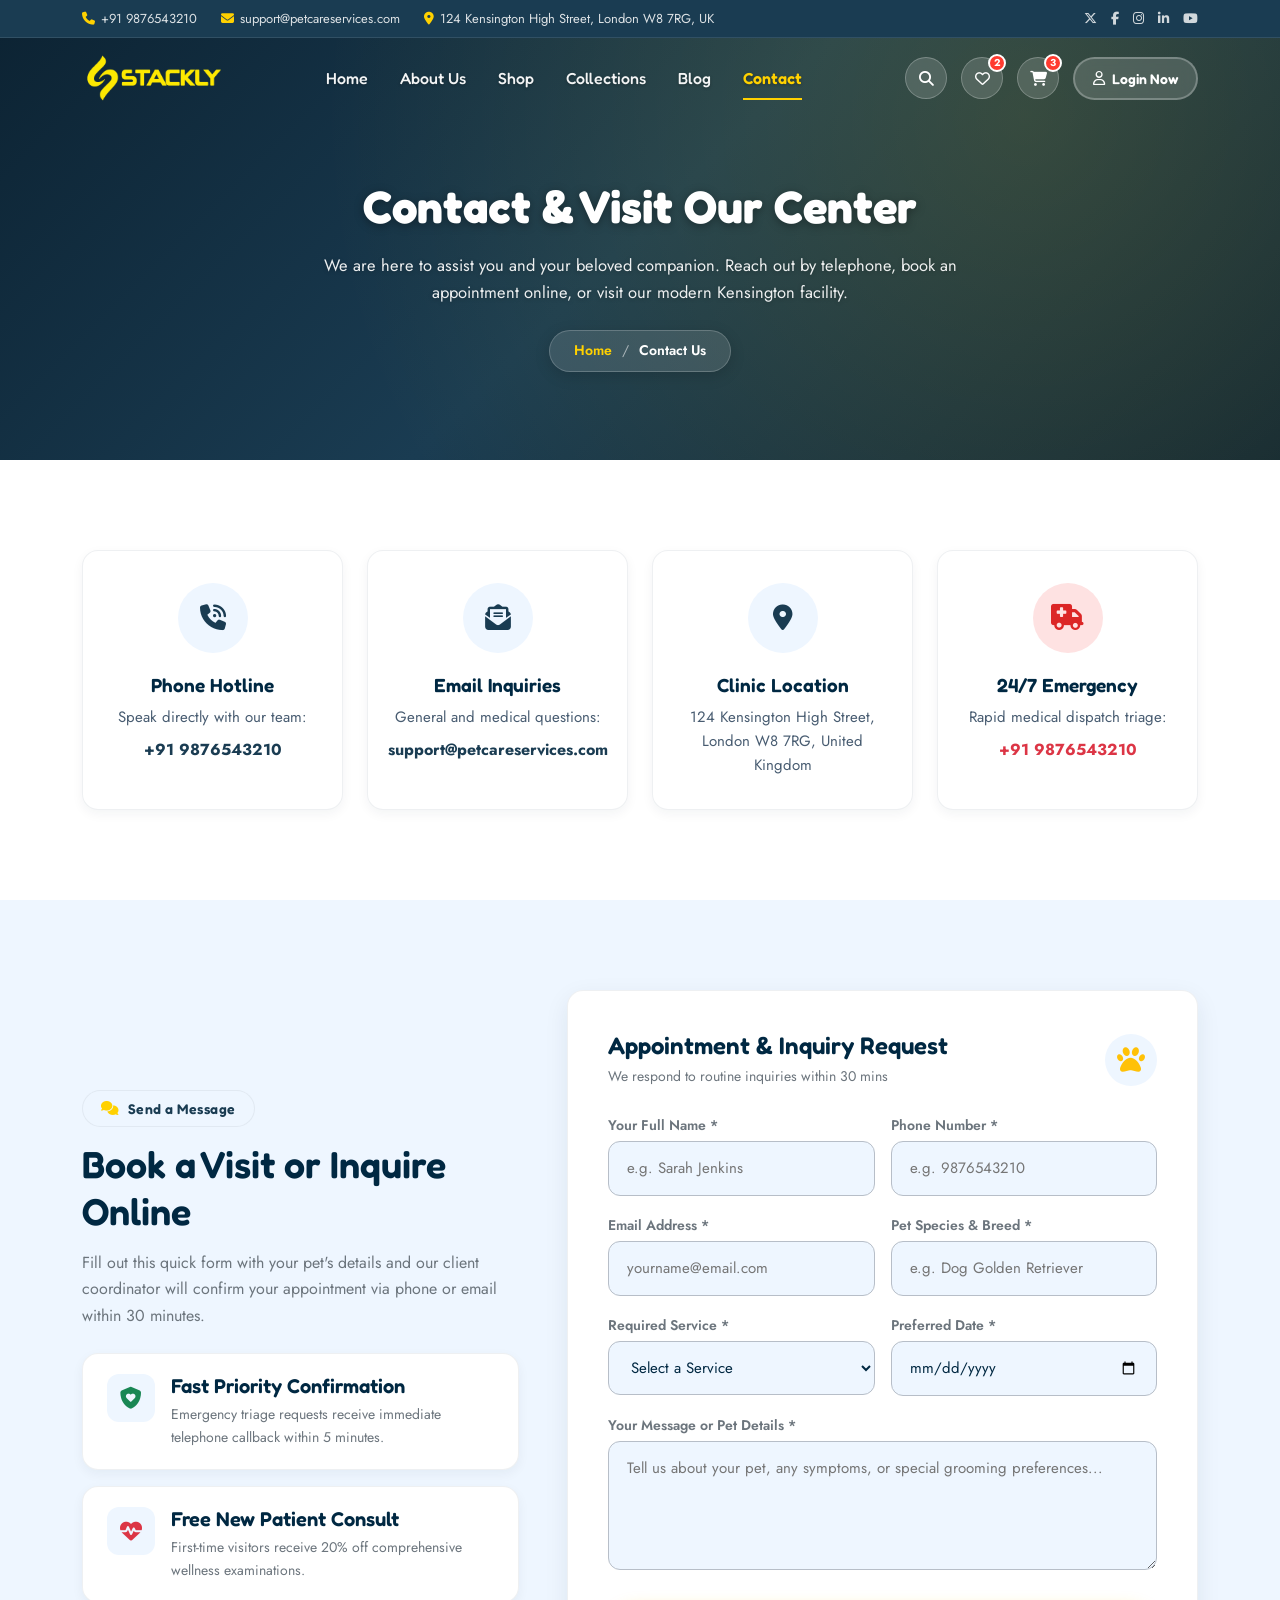
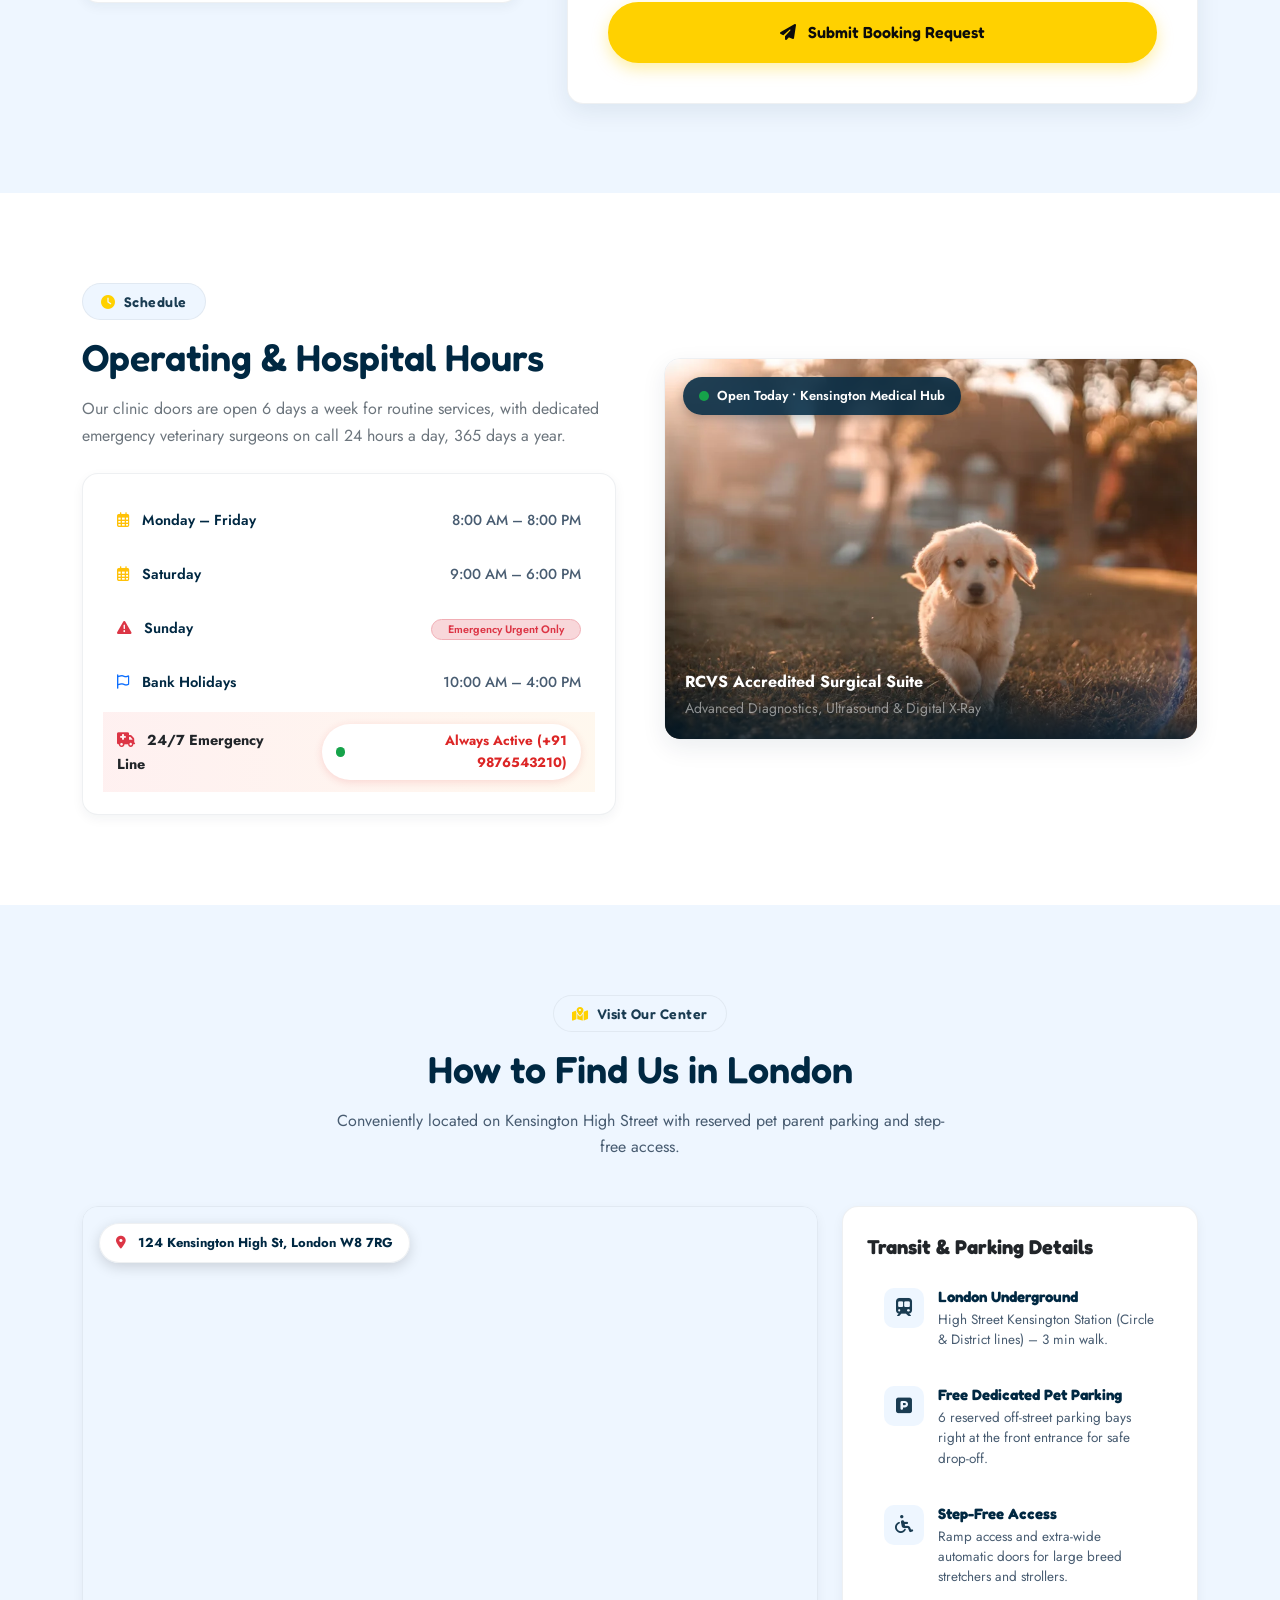
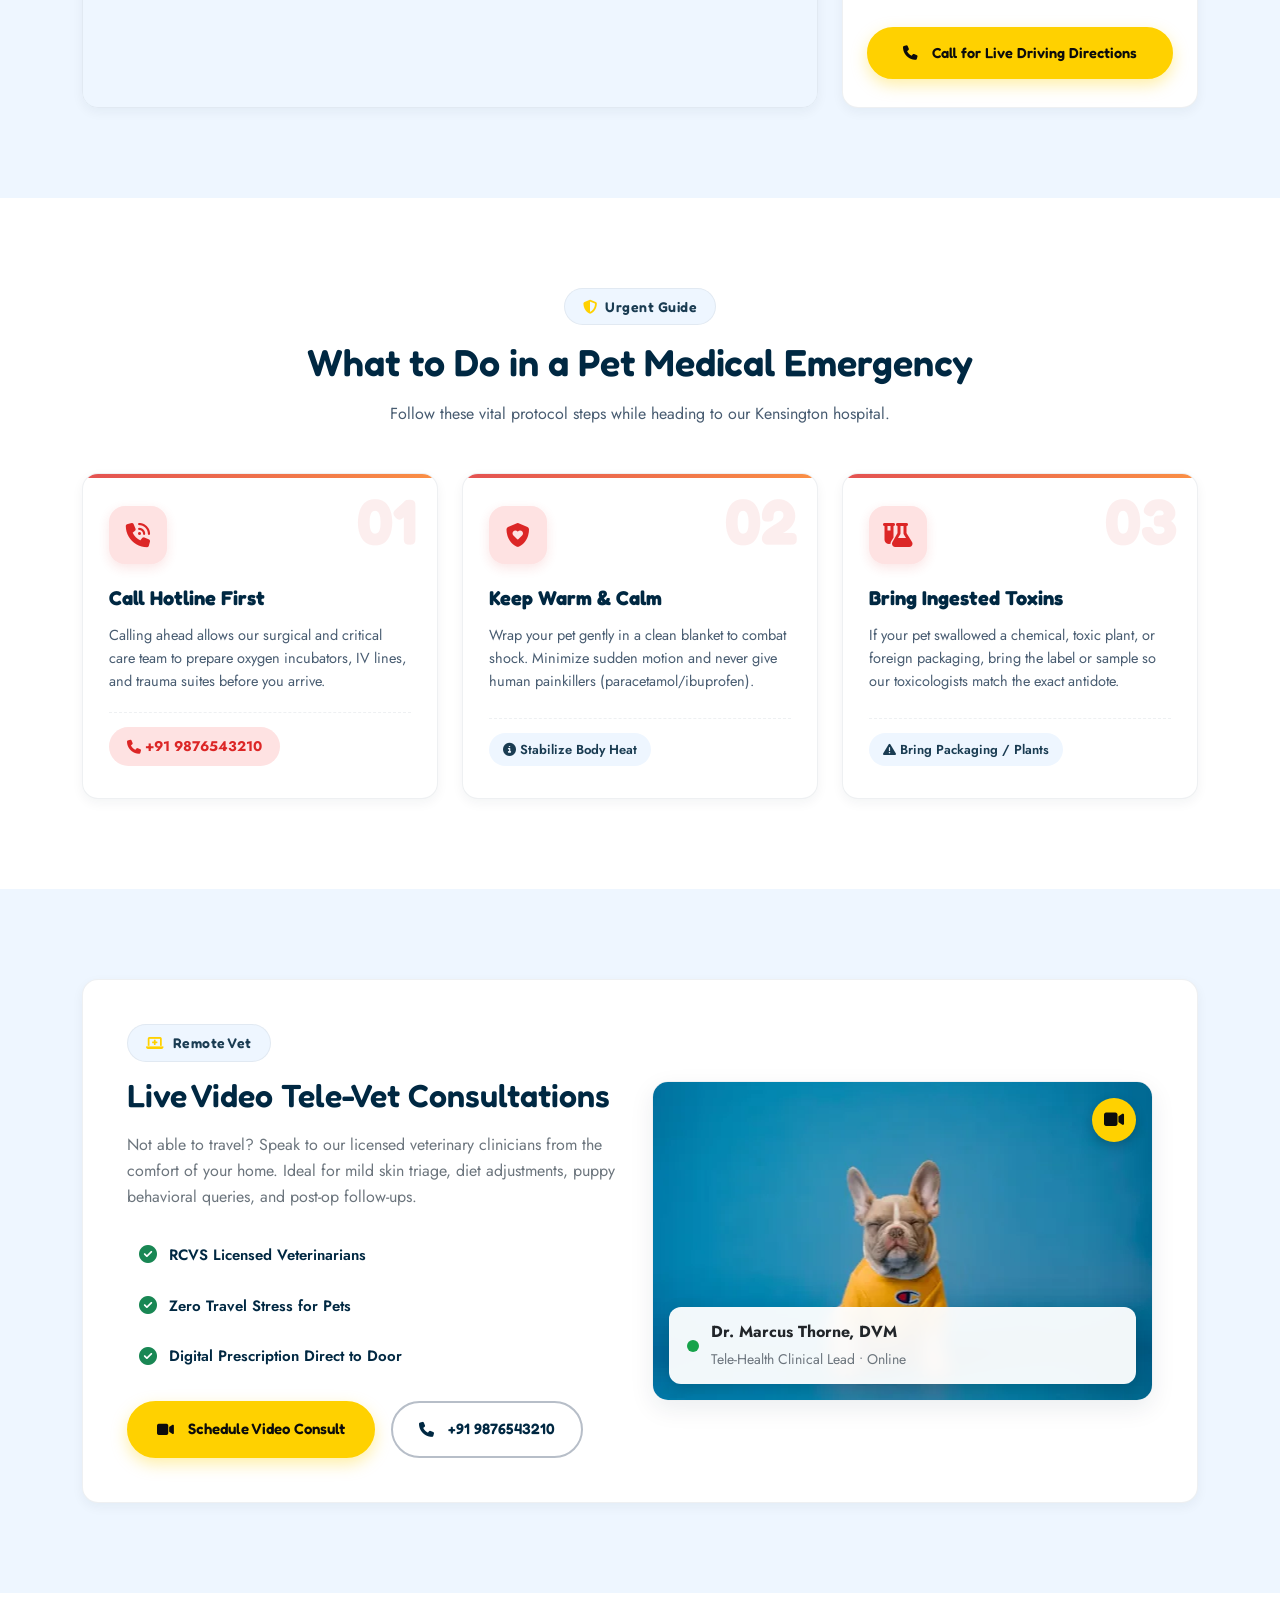
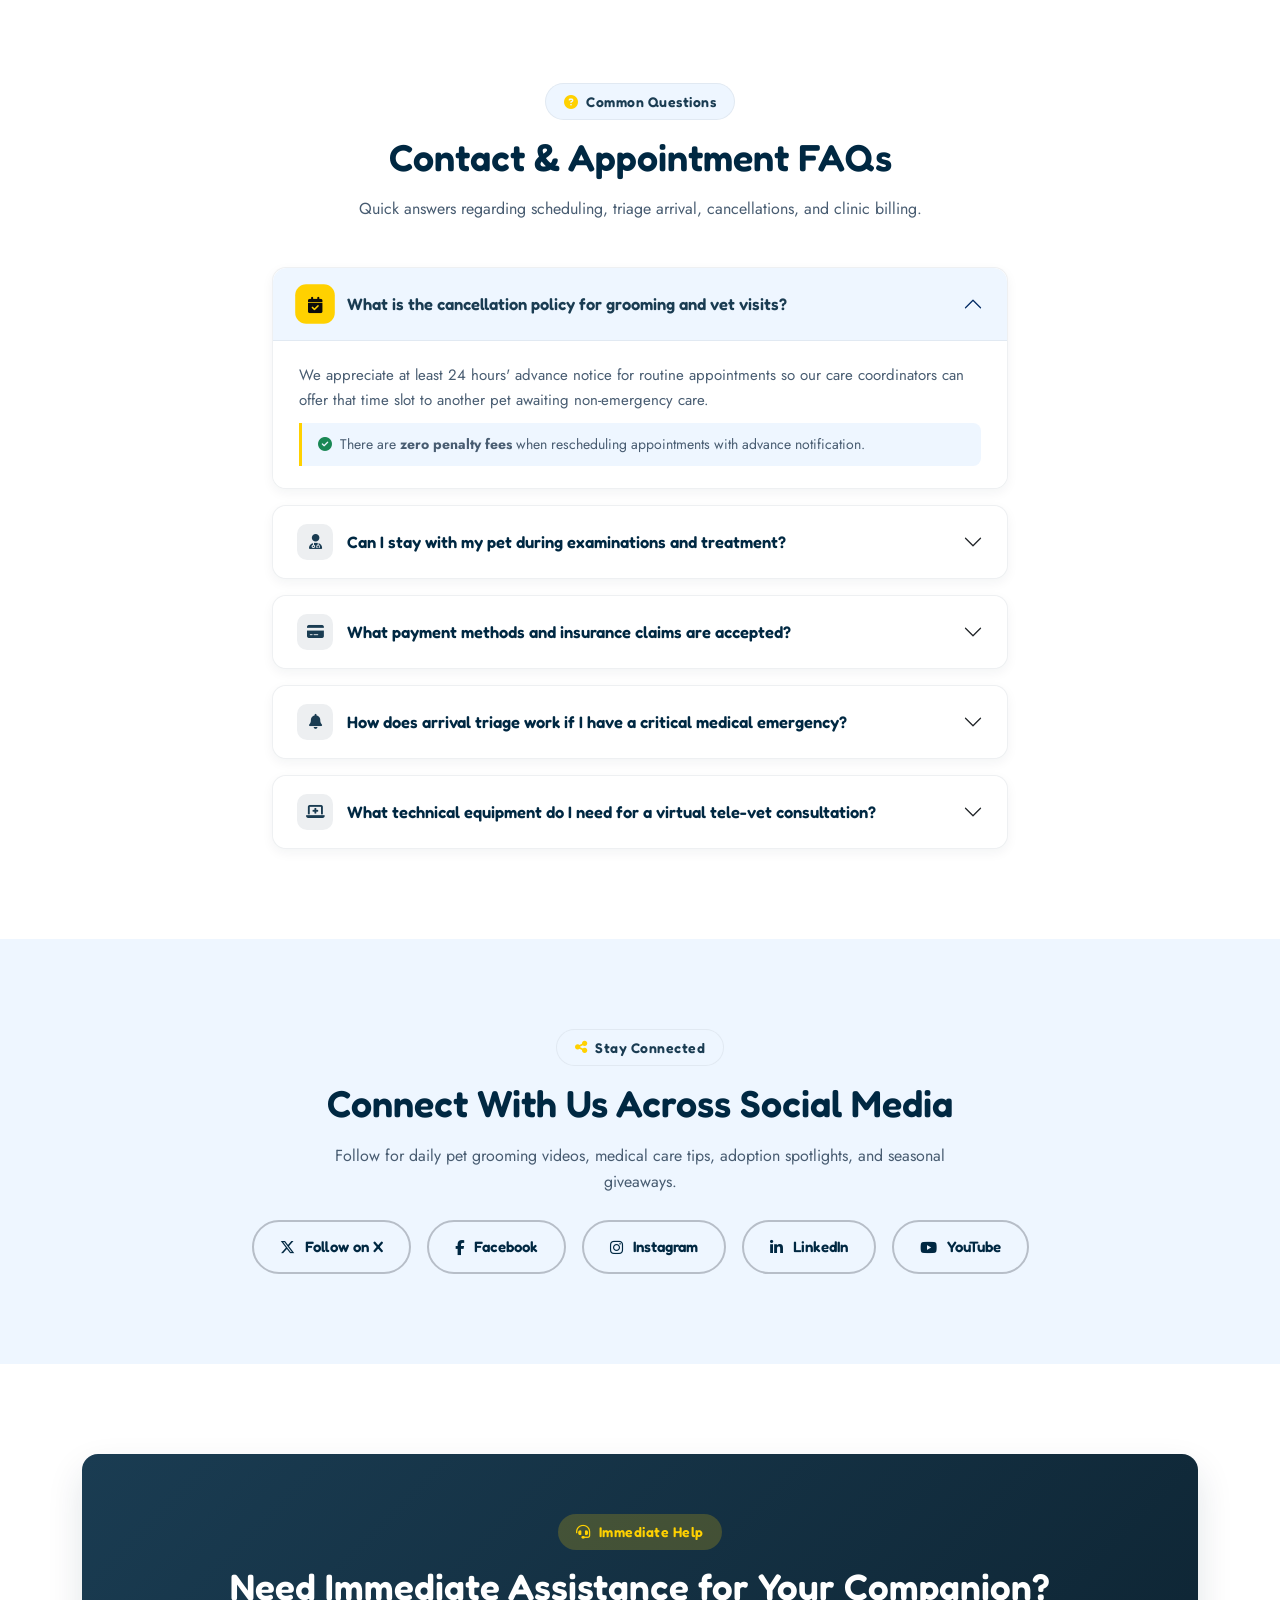
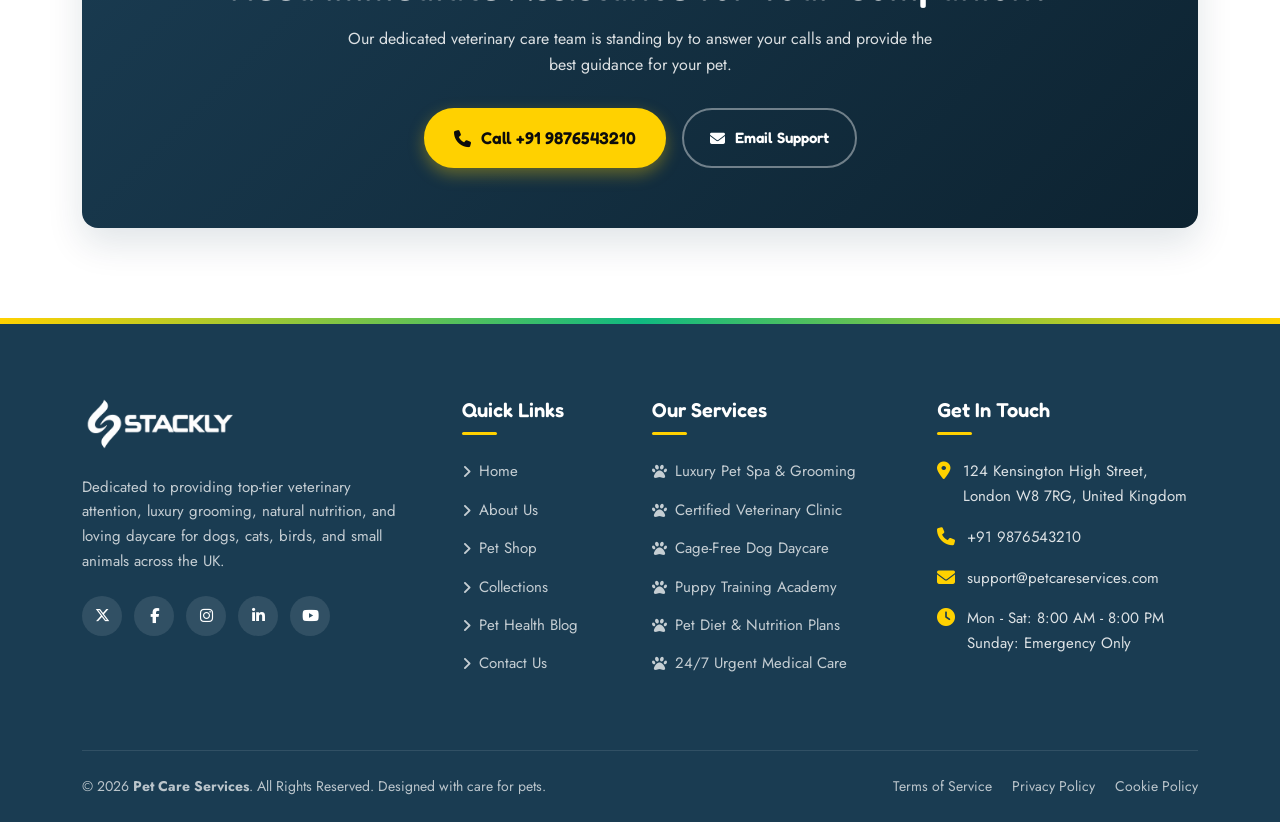
<file: pages/contact.html>
<!doctype html>
<html lang="en">
  <head>
    <meta charset="UTF-8" />
    <meta name="viewport" content="width=device-width, initial-scale=1.0" />
    <title>Contact Us - Pet Care Services UK</title>

    <!-- Favicon -->
    <link
      rel="icon"
      type="image/webp"
      href="../assets/images/logoStackly.webp"
    />

    <!-- Bootstrap 5.3.3 CSS CDN -->
    <link
      href="https://cdn.jsdelivr.net/npm/bootstrap@5.3.3/dist/css/bootstrap.min.css"
      rel="stylesheet"
    />

    <!-- FontAwesome 6.5.1 CDN -->
    <link
      rel="stylesheet"
      href="https://cdnjs.cloudflare.com/ajax/libs/font-awesome/6.5.1/css/all.min.css"
    />

    <!-- Custom Theme Stylesheets -->
    <link rel="stylesheet" href="../assets/css/styles.css" />
    <link rel="stylesheet" href="../assets/css/contact.css" />
  </head>
  <body class="inner-page">
    <!-- Header Placeholder (Common Component) -->
    <div id="header-placeholder"></div>

    <main>
      <!-- SECTION 1: Shared Subpage Banner Section -->
      <section class="page-banner-section banner-contact">
        <div class="container">
          <div class="page-banner-content">
            <h1 class="page-banner-title">Contact & Visit Our Center</h1>
            <p class="page-banner-desc">
              We are here to assist you and your beloved companion. Reach out by
              telephone, book an appointment online, or visit our modern
              Kensington facility.
            </p>
            <div class="page-breadcrumbs">
              <a href="../index.html">Home</a>
              <span class="separator">/</span>
              <span class="current">Contact Us</span>
            </div>
          </div>
        </div>
      </section>

      <!-- SECTION 2: Key Contact Channels Cards -->
      <section class="section-padding bg-white">
        <div class="container">
          <div class="row g-4">
            <!-- Card 1: Phone -->
            <div class="col-sm-6 col-lg-3">
              <div class="contact-info-card">
                <div class="contact-icon-box">
                  <i class="fa-solid fa-phone-volume"></i>
                </div>
                <h4 class="contact-card-title">Phone Hotline</h4>
                <p class="contact-card-text mb-2">
                  Speak directly with our team:
                </p>
                <a href="#" class="fw-bold" style="color: var(--bg-primary)"
                  >+91 9876543210</a
                >
              </div>
            </div>

            <!-- Card 2: Email -->
            <div class="col-sm-6 col-lg-3">
              <div class="contact-info-card">
                <div class="contact-icon-box">
                  <i class="fa-solid fa-envelope-open-text"></i>
                </div>
                <h4 class="contact-card-title">Email Inquiries</h4>
                <p class="contact-card-text mb-2">
                  General and medical questions:
                </p>
                <a href="#" class="fw-bold" style="color: var(--bg-primary)"
                  >support@petcareservices.com</a
                >
              </div>
            </div>

            <!-- Card 3: Location -->
            <div class="col-sm-6 col-lg-3">
              <div class="contact-info-card">
                <div class="contact-icon-box">
                  <i class="fa-solid fa-location-dot"></i>
                </div>
                <h4 class="contact-card-title">Clinic Location</h4>
                <p class="contact-card-text">
                  124 Kensington High Street, London W8 7RG, United Kingdom
                </p>
              </div>
            </div>

            <!-- Card 4: Emergency -->
            <div class="col-sm-6 col-lg-3">
              <div class="contact-info-card">
                <div
                  class="contact-icon-box"
                  style="background-color: #fee2e2; color: #dc2626"
                >
                  <i class="fa-solid fa-truck-medical"></i>
                </div>
                <h4 class="contact-card-title">24/7 Emergency</h4>
                <p class="contact-card-text mb-2">
                  Rapid medical dispatch triage:
                </p>
                <a href="#" class="fw-bold text-danger">+91 9876543210</a>
              </div>
            </div>
          </div>
        </div>
      </section>

      <!-- SECTION 3: Interactive Appointment & Medical Inquiry Form -->
      <section
        class="section-padding"
        style="background-color: var(--bg-secondary)"
      >
        <div class="container">
          <div class="row g-5 align-items-center">
            <div class="col-lg-5">
              <div class="section-subtitle-badge">
                <i class="fa-solid fa-comments"></i> Send a Message
              </div>
              <h2 class="section-main-title">Book a Visit or Inquire Online</h2>
              <p class="text-secondary mb-4">
                Fill out this quick form with your pet's details and our client
                coordinator will confirm your appointment via phone or email
                within 30 minutes.
              </p>

              <!-- Benefit Card 1 -->
              <div class="contact-benefit-card mb-3">
                <div class="benefit-icon-box text-success">
                  <i class="fa-solid fa-shield-heart"></i>
                </div>
                <div class="benefit-card-content">
                  <h5 class="mb-1">Fast Priority Confirmation</h5>
                  <p class="text-secondary small mb-0">
                    Emergency triage requests receive immediate telephone
                    callback within 5 minutes.
                  </p>
                </div>
              </div>

              <!-- Benefit Card 2 -->
              <div class="contact-benefit-card">
                <div class="benefit-icon-box text-danger">
                  <i class="fa-solid fa-heart-pulse"></i>
                </div>
                <div class="benefit-card-content">
                  <h5 class="mb-1">Free New Patient Consult</h5>
                  <p class="text-secondary small mb-0">
                    First-time visitors receive 20% off comprehensive wellness
                    examinations.
                  </p>
                </div>
              </div>
            </div>

            <div class="col-lg-7">
              <div class="contact-form-wrapper">
                <div
                  class="d-flex align-items-center justify-content-between mb-4"
                >
                  <div>
                    <h3 class="fs-4 mb-1">Appointment & Inquiry Request</h3>
                    <p class="text-secondary small mb-0">
                      We respond to routine inquiries within 30 mins
                    </p>
                  </div>
                  <div class="form-badge-icon d-none d-sm-flex">
                    <i class="fa-solid fa-paw text-warning fs-3"></i>
                  </div>
                </div>
                <form class="pet-care-form" id="contactInquiryForm">
                  <div class="row g-3">
                    <div class="col-md-6">
                      <label
                        for="contact_name"
                        class="small text-secondary fw-semibold mb-1"
                        >Your Full Name *</label
                      >
                      <input
                        type="text"
                        id="contact_name"
                        name="name"
                        class="contact-input-control"
                        maxlength="16"
                        placeholder="e.g. Sarah Jenkins"
                        autocomplete="name"
                        required
                      />
                    </div>
                    <div class="col-md-6">
                      <label
                        for="contact_phone"
                        class="small text-secondary fw-semibold mb-1"
                        >Phone Number *</label
                      >
                      <input
                        type="tel"
                        id="contact_phone"
                        name="phone"
                        class="contact-input-control"
                        placeholder="e.g. 9876543210"
                        minlength="10"
                        maxlength="10"
                        autocomplete="tel"
                        required
                      />
                    </div>
                    <div class="col-md-6">
                      <label
                        for="contact_email"
                        class="small text-secondary fw-semibold mb-1"
                        >Email Address *</label
                      >
                      <input
                        type="email"
                        id="contact_email"
                        name="email"
                        class="contact-input-control"
                        placeholder="yourname@email.com"
                        autocomplete="email"
                        required
                      />
                    </div>
                    <div class="col-md-6">
                      <label
                        for="contact_breed"
                        class="small text-secondary fw-semibold mb-1"
                        >Pet Species & Breed *</label
                      >
                      <input
                        type="text"
                        id="contact_breed"
                        name="breed"
                        class="contact-input-control"
                        placeholder="e.g. Dog Golden Retriever"
                        autocomplete="off"
                        required
                      />
                    </div>
                    <div class="col-md-6">
                      <label
                        for="contact_service"
                        class="small text-secondary fw-semibold mb-1"
                        >Required Service *</label
                      >
                      <select
                        id="contact_service"
                        name="service"
                        class="contact-input-control"
                        autocomplete="off"
                        required
                      >
                        <option value="" disabled selected>
                          Select a Service
                        </option>
                        <option value="vet">Veterinary Medical Checkup</option>
                        <option value="grooming">Luxury Grooming & Spa</option>
                        <option value="daycare">
                          Daycare & Boarding Suite
                        </option>
                        <option value="training">Puppy Behavior Academy</option>
                        <option value="nutrition">
                          Diet & Nutrition Consultation
                        </option>
                        <option value="other">General Question / Other</option>
                      </select>
                    </div>
                    <div class="col-md-6">
                      <label
                        for="contact_date"
                        class="small text-secondary fw-semibold mb-1"
                        >Preferred Date *</label
                      >
                      <input
                        type="date"
                        id="contact_date"
                        name="date"
                        class="contact-input-control"
                        autocomplete="off"
                        required
                      />
                    </div>
                    <div class="col-12">
                      <label
                        for="contact_message"
                        class="small text-secondary fw-semibold mb-1"
                        >Your Message or Pet Details *</label
                      >
                      <textarea
                        id="contact_message"
                        name="message"
                        class="contact-input-control"
                        rows="4"
                        placeholder="Tell us about your pet, any symptoms, or special grooming preferences..."
                        autocomplete="off"
                        required
                      ></textarea>
                    </div>
                    <div class="col-12 mt-4">
                      <button
                        type="submit"
                        class="theme-btn contact-submit-btn w-100"
                      >
                        <span
                          ><i class="fa-solid fa-paper-plane me-2"></i> Submit
                          Booking Request</span
                        >
                      </button>
                    </div>
                  </div>
                </form>
              </div>
            </div>
          </div>
        </div>
      </section>

      <!-- SECTION 4: Clinic Hours & 24/7 Urgent Triage Info -->
      <section class="section-padding bg-white">
        <div class="container">
          <div class="row g-5 align-items-center">
            <div class="col-lg-6">
              <div class="section-subtitle-badge">
                <i class="fa-solid fa-clock"></i> Schedule
              </div>
              <h2 class="section-main-title">Operating & Hospital Hours</h2>
              <p class="text-secondary mb-4">
                Our clinic doors are open 6 days a week for routine services,
                with dedicated emergency veterinary surgeons on call 24 hours a
                day, 365 days a year.
              </p>

              <div class="hours-card-wrapper">
                <table class="hours-table">
                  <tr class="hours-table-row">
                    <td>
                      <span class="hours-day"
                        ><i
                          class="fa-regular fa-calendar-days me-2 text-warning"
                        ></i>
                        Monday &ndash; Friday</span
                      >
                    </td>
                    <td class="text-end">
                      <span class="hours-time">8:00 AM &ndash; 8:00 PM</span>
                    </td>
                  </tr>
                  <tr class="hours-table-row">
                    <td>
                      <span class="hours-day"
                        ><i
                          class="fa-regular fa-calendar-days me-2 text-warning"
                        ></i>
                        Saturday</span
                      >
                    </td>
                    <td class="text-end">
                      <span class="hours-time">9:00 AM &ndash; 6:00 PM</span>
                    </td>
                  </tr>
                  <tr class="hours-table-row">
                    <td>
                      <span class="hours-day"
                        ><i
                          class="fa-solid fa-triangle-exclamation me-2 text-danger"
                        ></i>
                        Sunday</span
                      >
                    </td>
                    <td class="text-end">
                      <span
                        class="badge bg-danger-subtle text-danger border border-danger-subtle px-3 py-1 rounded-pill fw-semibold"
                      >
                        Emergency Urgent Only
                      </span>
                    </td>
                  </tr>
                  <tr class="hours-table-row">
                    <td>
                      <span class="hours-day"
                        ><i class="fa-regular fa-flag me-2 text-primary"></i>
                        Bank Holidays</span
                      >
                    </td>
                    <td class="text-end">
                      <span class="hours-time">10:00 AM &ndash; 4:00 PM</span>
                    </td>
                  </tr>
                  <tr class="hours-table-row emergency-row">
                    <td>
                      <span class="hours-day fw-bold text-dark">
                        <i
                          class="fa-solid fa-truck-medical me-2 text-danger"
                        ></i>
                        24/7 Emergency Line
                      </span>
                    </td>
                    <td class="text-end">
                      <span class="emergency-badge">
                        <span class="pulse-live-dot"></span> Always Active (+91
                        9876543210)
                      </span>
                    </td>
                  </tr>
                </table>
              </div>
            </div>

            <div class="col-lg-6">
              <div class="clinic-hours-media-card">
                <img
                  src="../assets/images/about/about-modern-facilities.webp"
                  alt="Clinic Reception"
                  class="clinic-hours-img"
                />
                <div class="clinic-hours-live-badge">
                  <span class="pulse-live-dot"></span> Open Today &bull;
                  Kensington Medical Hub
                </div>
                <div class="clinic-hours-overlay-info">
                  <div class="fw-bold text-white fs-6">
                    RCVS Accredited Surgical Suite
                  </div>
                  <span class="text-white-50 small"
                    >Advanced Diagnostics, Ultrasound & Digital X-Ray</span
                  >
                </div>
              </div>
            </div>
          </div>
        </div>
      </section>

      <!-- SECTION 5: Interactive Map & Directions -->
      <section
        class="section-padding"
        style="background-color: var(--bg-secondary)"
      >
        <div class="container">
          <div class="section-title text-center">
            <div class="section-subtitle-badge">
              <i class="fa-solid fa-map-location-dot"></i> Visit Our Center
            </div>
            <h2 class="section-main-title">How to Find Us in London</h2>
            <p class="section-desc">
              Conveniently located on Kensington High Street with reserved pet
              parent parking and step-free access.
            </p>
          </div>

          <div class="row g-4">
            <div class="col-lg-8">
              <div class="interactive-map-wrapper">
                <div class="map-floating-tag">
                  <i class="fa-solid fa-location-dot text-danger me-2"></i> 124
                  Kensington High St, London W8 7RG
                </div>
                <div class="map-embed-container">
                  <iframe
                    title="Clinic Location Map"
                    src="https://www.google.com/maps/embed?pb=!1m18!1m12!1m3!1d2483.546376840733!2d-0.1982878233792377!3d51.50319897181363!2m3!1f0!2f0!3f0!3m2!1i1024!2i768!4f13.1!3m3!1m2!1s0x48760ffb6a782e4f%3A0x6b8eb7c9b88cf205!2sKensington%20High%20St%2C%20London%2C%20UK!5e0!3m2!1sen!2suk!4v1700000000000!5m2!1sen!2suk"
                    loading="lazy"
                  ></iframe>
                </div>
              </div>
            </div>

            <div class="col-lg-4">
              <div class="transit-box-card">
                <div>
                  <h4 class="fs-5 mb-3 text-dark fw-bold">
                    Transit & Parking Details
                  </h4>

                  <div class="transit-feature-item">
                    <div class="transit-icon">
                      <i class="fa-solid fa-train-subway"></i>
                    </div>
                    <div>
                      <h6 class="transit-title">London Underground</h6>
                      <p class="transit-text">
                        High Street Kensington Station (Circle & District lines)
                        &ndash; 3 min walk.
                      </p>
                    </div>
                  </div>

                  <div class="transit-feature-item">
                    <div class="transit-icon">
                      <i class="fa-solid fa-square-parking"></i>
                    </div>
                    <div>
                      <h6 class="transit-title">Free Dedicated Pet Parking</h6>
                      <p class="transit-text">
                        6 reserved off-street parking bays right at the front
                        entrance for safe drop-off.
                      </p>
                    </div>
                  </div>

                  <div class="transit-feature-item">
                    <div class="transit-icon">
                      <i class="fa-solid fa-wheelchair"></i>
                    </div>
                    <div>
                      <h6 class="transit-title">Step-Free Access</h6>
                      <p class="transit-text">
                        Ramp access and extra-wide automatic doors for large
                        breed stretchers and strollers.
                      </p>
                    </div>
                  </div>
                </div>

                <a
                  href="tel:+919876543210"
                  class="theme-btn theme-btn-sm w-100 text-center mt-3 transit-action-btn"
                >
                  <i class="fa-solid fa-phone me-1"></i> Call for Live Driving
                  Directions
                </a>
              </div>
            </div>
          </div>
        </div>
      </section>

      <!-- SECTION 6: Emergency Veterinary Protocol & Arrival Guide -->
      <section class="section-padding bg-white">
        <div class="container">
          <div class="section-title text-center">
            <div class="section-subtitle-badge">
              <i class="fa-solid fa-shield-halved"></i> Urgent Guide
            </div>
            <h2 class="section-main-title">
              What to Do in a Pet Medical Emergency
            </h2>
            <p class="section-desc">
              Follow these vital protocol steps while heading to our Kensington
              hospital.
            </p>
          </div>

          <div class="row g-4">
            <!-- Step 1 -->
            <div class="col-md-4">
              <div class="emergency-protocol-card">
                <div class="emergency-card-top-bar"></div>
                <div class="emergency-step-watermark">01</div>
                <div class="emergency-icon-wrap">
                  <i class="fa-solid fa-phone-volume"></i>
                </div>
                <h4 class="emergency-card-title">Call Hotline First</h4>
                <p class="emergency-card-text">
                  Calling ahead allows our surgical and critical care team to
                  prepare oxygen incubators, IV lines, and trauma suites before
                  you arrive.
                </p>
                <div class="emergency-card-action">
                  <a href="tel:+919876543210" class="emergency-pill-link">
                    <i class="fa-solid fa-phone me-1"></i> +91 9876543210
                  </a>
                </div>
              </div>
            </div>

            <!-- Step 2 -->
            <div class="col-md-4">
              <div class="emergency-protocol-card">
                <div class="emergency-card-top-bar"></div>
                <div class="emergency-step-watermark">02</div>
                <div class="emergency-icon-wrap">
                  <i class="fa-solid fa-shield-heart"></i>
                </div>
                <h4 class="emergency-card-title">Keep Warm & Calm</h4>
                <p class="emergency-card-text">
                  Wrap your pet gently in a clean blanket to combat shock.
                  Minimize sudden motion and never give human painkillers
                  (paracetamol/ibuprofen).
                </p>
                <div class="emergency-card-action">
                  <span class="emergency-info-tag">
                    <i class="fa-solid fa-circle-info me-1"></i> Stabilize Body
                    Heat
                  </span>
                </div>
              </div>
            </div>

            <!-- Step 3 -->
            <div class="col-md-4">
              <div class="emergency-protocol-card">
                <div class="emergency-card-top-bar"></div>
                <div class="emergency-step-watermark">03</div>
                <div class="emergency-icon-wrap">
                  <i class="fa-solid fa-flask-vial"></i>
                </div>
                <h4 class="emergency-card-title">Bring Ingested Toxins</h4>
                <p class="emergency-card-text">
                  If your pet swallowed a chemical, toxic plant, or foreign
                  packaging, bring the label or sample so our toxicologists
                  match the exact antidote.
                </p>
                <div class="emergency-card-action">
                  <span class="emergency-info-tag">
                    <i class="fa-solid fa-triangle-exclamation me-1"></i> Bring
                    Packaging / Plants
                  </span>
                </div>
              </div>
            </div>
          </div>
        </div>
      </section>

      <!-- SECTION 7: Virtual Tele-Health Vet Consultation Info -->
      <section
        class="section-padding"
        style="background-color: var(--bg-secondary)"
      >
        <div class="container">
          <div class="telehealth-main-banner">
            <div class="row align-items-center g-4">
              <div class="col-lg-6">
                <div class="section-subtitle-badge">
                  <i class="fa-solid fa-laptop-medical"></i> Remote Vet
                </div>
                <h2 class="section-main-title fs-2 mb-3">
                  Live Video Tele-Vet Consultations
                </h2>
                <p class="text-secondary mb-4">
                  Not able to travel? Speak to our licensed veterinary
                  clinicians from the comfort of your home. Ideal for mild skin
                  triage, diet adjustments, puppy behavioral queries, and
                  post-op follow-ups.
                </p>

                <!-- Telehealth Perks -->
                <div class="telehealth-perks-list mb-4">
                  <div class="telehealth-perk-item">
                    <i class="fa-solid fa-circle-check text-success"></i>
                    <span>RCVS Licensed Veterinarians</span>
                  </div>
                  <div class="telehealth-perk-item">
                    <i class="fa-solid fa-circle-check text-success"></i>
                    <span>Zero Travel Stress for Pets</span>
                  </div>
                  <div class="telehealth-perk-item">
                    <i class="fa-solid fa-circle-check text-success"></i>
                    <span>Digital Prescription Direct to Door</span>
                  </div>
                </div>

                <div class="d-flex flex-wrap gap-3">
                  <a href="#" class="theme-btn telehealth-btn"
                    ><i class="fa-solid fa-video me-1"></i> Schedule Video
                    Consult</a
                  >
                  <a
                    href="tel:+919876543210"
                    class="theme-btn-outline telehealth-btn-outline"
                    ><i class="fa-solid fa-phone me-1"></i> +91 9876543210</a
                  >
                </div>
              </div>

              <div class="col-lg-6">
                <div class="telehealth-media-container">
                  <img
                    src="../assets/images/about/about-our-story-img-3.webp"
                    alt="Tele-Health Vet"
                    class="telehealth-img"
                  />
                  <div class="telehealth-vet-badge">
                    <span class="doctor-pulse-dot"></span>
                    <div>
                      <div class="fw-bold text-dark fs-6">
                        Dr. Marcus Thorne, DVM
                      </div>
                      <span class="small text-secondary"
                        >Tele-Health Clinical Lead &bull; Online</span
                      >
                    </div>
                  </div>
                  <div class="telehealth-cam-indicator">
                    <i class="fa-solid fa-video"></i>
                  </div>
                </div>
              </div>
            </div>
          </div>
        </div>
      </section>

      <!-- SECTION 8: Contact & Appointment FAQs (Accordion) -->
      <section class="section-padding bg-white">
        <div class="container">
          <div class="section-title text-center">
            <div class="section-subtitle-badge">
              <i class="fa-solid fa-circle-question"></i> Common Questions
            </div>
            <h2 class="section-main-title">Contact & Appointment FAQs</h2>
            <p class="section-desc">
              Quick answers regarding scheduling, triage arrival, cancellations,
              and clinic billing.
            </p>
          </div>

          <div class="row justify-content-center">
            <div class="col-lg-8">
              <div class="accordion custom-faq-accordion" id="contactFaq">
                <!-- FAQ Item 1 -->
                <div class="accordion-item faq-card-item">
                  <h3 class="accordion-header" id="cOne">
                    <button
                      class="accordion-button"
                      type="button"
                      data-bs-toggle="collapse"
                      data-bs-target="#collapseConOne"
                      aria-expanded="true"
                      aria-controls="collapseConOne"
                    >
                      <span class="faq-icon-pill"
                        ><i class="fa-solid fa-calendar-check"></i
                      ></span>
                      What is the cancellation policy for grooming and vet
                      visits?
                    </button>
                  </h3>
                  <div
                    id="collapseConOne"
                    class="accordion-collapse collapse show"
                    aria-labelledby="cOne"
                    data-bs-parent="#contactFaq"
                  >
                    <div class="accordion-body">
                      <p class="mb-2">
                        We appreciate at least 24 hours' advance notice for
                        routine appointments so our care coordinators can offer
                        that time slot to another pet awaiting non-emergency
                        care.
                      </p>
                      <div class="faq-highlight-note">
                        <i
                          class="fa-solid fa-check-circle text-success me-2"
                        ></i>
                        <span
                          >There are <strong>zero penalty fees</strong> when
                          rescheduling appointments with advance
                          notification.</span
                        >
                      </div>
                    </div>
                  </div>
                </div>

                <!-- FAQ Item 2 -->
                <div class="accordion-item faq-card-item">
                  <h3 class="accordion-header" id="cTwo">
                    <button
                      class="accordion-button collapsed"
                      type="button"
                      data-bs-toggle="collapse"
                      data-bs-target="#collapseConTwo"
                      aria-expanded="false"
                      aria-controls="collapseConTwo"
                    >
                      <span class="faq-icon-pill"
                        ><i class="fa-solid fa-user-doctor"></i
                      ></span>
                      Can I stay with my pet during examinations and treatment?
                    </button>
                  </h3>
                  <div
                    id="collapseConTwo"
                    class="accordion-collapse collapse"
                    aria-labelledby="cTwo"
                    data-bs-parent="#contactFaq"
                  >
                    <div class="accordion-body">
                      <p class="mb-2">
                        Yes, absolutely! We practice fear-free veterinary
                        protocols and actively encourage pet parents to stay
                        inside our soothing consultation rooms to offer familiar
                        scent and comforting reassurance.
                      </p>
                      <p class="text-secondary small mb-0">
                        For sterile surgical procedures in the operating
                        theater, pets remain under dedicated veterinary
                        anesthesiologist supervision, and you will receive live
                        text updates.
                      </p>
                    </div>
                  </div>
                </div>

                <!-- FAQ Item 3 -->
                <div class="accordion-item faq-card-item">
                  <h3 class="accordion-header" id="cThree">
                    <button
                      class="accordion-button collapsed"
                      type="button"
                      data-bs-toggle="collapse"
                      data-bs-target="#collapseConThree"
                      aria-expanded="false"
                      aria-controls="collapseConThree"
                    >
                      <span class="faq-icon-pill"
                        ><i class="fa-solid fa-credit-card"></i
                      ></span>
                      What payment methods and insurance claims are accepted?
                    </button>
                  </h3>
                  <div
                    id="collapseConThree"
                    class="accordion-collapse collapse"
                    aria-labelledby="cThree"
                    data-bs-parent="#contactFaq"
                  >
                    <div class="accordion-body">
                      <p class="mb-2">
                        We accept all major credit and debit cards (Visa,
                        MasterCard, American Express), Apple Pay, Google Pay,
                        cash, and direct claim settlement with all major UK pet
                        insurance providers.
                      </p>
                      <div class="faq-highlight-note">
                        <i
                          class="fa-solid fa-shield-halved text-primary me-2"
                        ></i>
                        <span
                          >We also provide
                          <strong>0% interest installment plans</strong> for
                          complex elective surgeries and extended hospital
                          stays.</span
                        >
                      </div>
                    </div>
                  </div>
                </div>

                <!-- FAQ Item 4 -->
                <div class="accordion-item faq-card-item">
                  <h3 class="accordion-header" id="cFour">
                    <button
                      class="accordion-button collapsed"
                      type="button"
                      data-bs-toggle="collapse"
                      data-bs-target="#collapseConFour"
                      aria-expanded="false"
                      aria-controls="collapseConFour"
                    >
                      <span class="faq-icon-pill"
                        ><i class="fa-solid fa-bell"></i
                      ></span>
                      How does arrival triage work if I have a critical medical
                      emergency?
                    </button>
                  </h3>
                  <div
                    id="collapseConFour"
                    class="accordion-collapse collapse"
                    aria-labelledby="cFour"
                    data-bs-parent="#contactFaq"
                  >
                    <div class="accordion-body">
                      <p class="mb-2">
                        Please call our 24/7 hotline at
                        <strong>+91 9876543210</strong> while traveling to the
                        clinic. Our emergency surgeon and critical care nurses
                        will be waiting at the designated red emergency drop-off
                        bay with stretchers and oxygen gear ready.
                      </p>
                      <p class="text-secondary small mb-0">
                        Critical patients bypass routine reception check-in and
                        are brought directly into the intensive care unit for
                        immediate life-saving stabilization.
                      </p>
                    </div>
                  </div>
                </div>

                <!-- FAQ Item 5 -->
                <div class="accordion-item faq-card-item">
                  <h3 class="accordion-header" id="cFive">
                    <button
                      class="accordion-button collapsed"
                      type="button"
                      data-bs-toggle="collapse"
                      data-bs-target="#collapseConFive"
                      aria-expanded="false"
                      aria-controls="collapseConFive"
                    >
                      <span class="faq-icon-pill"
                        ><i class="fa-solid fa-laptop-medical"></i
                      ></span>
                      What technical equipment do I need for a virtual tele-vet
                      consultation?
                    </button>
                  </h3>
                  <div
                    id="collapseConFive"
                    class="accordion-collapse collapse"
                    aria-labelledby="cFive"
                    data-bs-parent="#contactFaq"
                  >
                    <div class="accordion-body">
                      <p class="mb-2">
                        All you need is a smartphone, tablet, or laptop with a
                        camera and web browser. No complex apps to install!
                      </p>
                      <p class="text-secondary small mb-0">
                        After booking, you will receive a secure 1-click video
                        link via SMS and email. Our vet will examine your pet
                        visually, review medical history, and transmit digital
                        prescriptions directly to your nearest pharmacy or
                        deliver to your home.
                      </p>
                    </div>
                  </div>
                </div>
              </div>
            </div>
          </div>
        </div>
      </section>

      <!-- SECTION 9: Official Social Media & Community Channels -->
      <section
        class="section-padding"
        style="background-color: var(--bg-secondary)"
      >
        <div class="container text-center">
          <div class="section-subtitle-badge">
            <i class="fa-solid fa-share-nodes"></i> Stay Connected
          </div>
          <h2 class="section-main-title mb-3">
            Connect With Us Across Social Media
          </h2>
          <p class="section-desc mb-4">
            Follow for daily pet grooming videos, medical care tips, adoption
            spotlights, and seasonal giveaways.
          </p>

          <div class="d-flex flex-wrap justify-content-center gap-3">
            <a href="#" class="theme-btn-outline"
              ><i class="fa-brands fa-x-twitter"></i> Follow on X</a
            >
            <a href="#" class="theme-btn-outline"
              ><i class="fa-brands fa-facebook-f"></i> Facebook</a
            >
            <a href="#" class="theme-btn-outline"
              ><i class="fa-brands fa-instagram"></i> Instagram</a
            >
            <a href="#" class="theme-btn-outline"
              ><i class="fa-brands fa-linkedin-in"></i> LinkedIn</a
            >
            <a href="#" class="theme-btn-outline"
              ><i class="fa-brands fa-youtube"></i> YouTube</a
            >
          </div>
        </div>
      </section>

      <!-- SECTION 10: 24/7 Instant Telephone Help CTA Banner -->
      <section class="section-padding bg-white">
        <div class="container">
          <div class="promo-banner-box text-center">
            <div
              class="section-subtitle-badge"
              style="
                background-color: rgba(255, 209, 0, 0.2);
                color: var(--primary-color);
                border: none;
              "
            >
              <i class="fa-solid fa-headset"></i> Immediate Help
            </div>
            <h2 class="text-white mb-3" style="font-size: 2.3rem">
              Need Immediate Assistance for Your Companion?
            </h2>
            <p
              style="
                color: rgba(255, 255, 255, 0.85);
                font-size: 16px;
                max-width: 600px;
                margin: 0 auto 30px;
              "
            >
              Our dedicated veterinary care team is standing by to answer your
              calls and provide the best guidance for your pet.
            </p>
            <div class="d-flex flex-wrap justify-content-center gap-3">
              <a href="#" class="theme-btn" style="font-size: 17px"
                ><i class="fa-solid fa-phone"></i> Call +91 9876543210</a
              >
              <a
                href="#"
                class="theme-btn-outline"
                style="color: #ffffff; border-color: rgba(255, 255, 255, 0.4)"
                ><i class="fa-solid fa-envelope"></i> Email Support</a
              >
            </div>
          </div>
        </div>
      </section>
    </main>

    <!-- Footer Placeholder (Common Component) -->
    <div id="footer-placeholder"></div>

    <!-- Bootstrap 5.3.3 JS Bundle CDN -->
    <script src="https://cdn.jsdelivr.net/npm/bootstrap@5.3.3/dist/js/bootstrap.bundle.min.js"></script>

    <!-- Custom Main Script -->
    <script src="../assets/js/script.js"></script>
  </body>
</html>
</file>
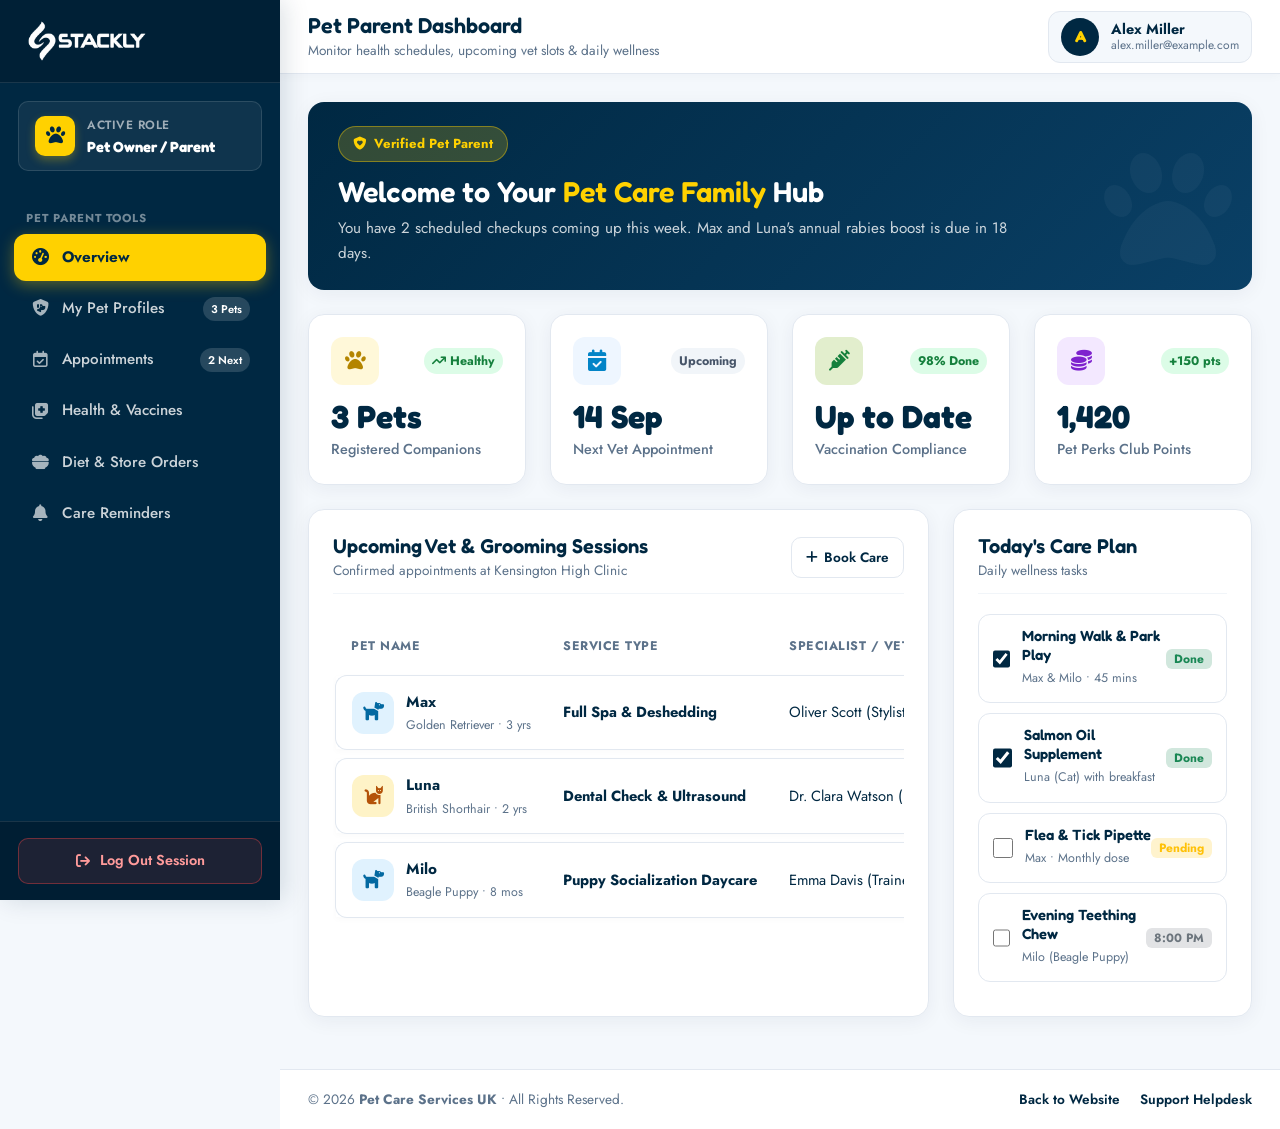
<file: pages/dashboard.html>
<!doctype html>
<html lang="en">
  <head>
    <meta charset="UTF-8" />
    <meta name="viewport" content="width=device-width, initial-scale=1.0" />
    <title>Pet Care Services - Role Based Dashboard</title>

    <!-- Favicon -->
    <link
      rel="icon"
      type="image/webp"
      href="../assets/images/logoStackly.webp"
    />

    <!-- Bootstrap 5.3.3 CSS CDN -->
    <link
      href="https://cdn.jsdelivr.net/npm/bootstrap@5.3.3/dist/css/bootstrap.min.css"
      rel="stylesheet"
    />

    <!-- FontAwesome 6.5.1 CDN -->
    <link
      rel="stylesheet"
      href="https://cdnjs.cloudflare.com/ajax/libs/font-awesome/6.5.1/css/all.min.css"
    />

    <!-- Custom Theme & Dashboard Stylesheets -->
    <link rel="stylesheet" href="../assets/css/styles.css" />
    <link rel="stylesheet" href="../assets/css/dashboard.css" />
  </head>

  <body class="dashboard-body">
    <!-- Backdrop for Mobile Offcanvas Sidebar -->
    <div class="sidebar-backdrop" id="sidebarBackdrop"></div>

    <div class="dashboard-wrapper">
      <!-- ===================================================================
           1. SIDEBAR NAVIGATION
           =================================================================== -->
      <aside class="dashboard-sidebar" id="dashboardSidebar">
        <!-- Sidebar Brand Header -->
        <div class="sidebar-brand-header">
          <a href="../index.html" class="sidebar-brand-link">
            <img
              src="../assets/images/logoStackly.webp"
              alt="Pet Care Services"
              class="sidebar-brand-logo"
            />
          </a>
          <button
            type="button"
            class="sidebar-close-btn"
            id="sidebarCloseBtn"
            aria-label="Close Sidebar"
          >
            <i class="fa-solid fa-xmark"></i>
          </button>
        </div>

        <!-- Role Showcase Card -->
        <div class="sidebar-role-card">
          <div class="role-badge-icon" id="sidebarRoleIcon">
            <i class="fa-solid fa-paw"></i>
          </div>
          <div class="role-badge-info">
            <div class="role-badge-title" id="sidebarRolePill">Active Role</div>
            <h6 class="role-badge-name" id="sidebarRoleName">
              Pet Owner / Parent
            </h6>
          </div>
        </div>

        <!-- Sidebar Navigation Container -->
        <div class="sidebar-nav-container">
          <!-- ---------------------------------------------------------------
               A. Pet Owner Navigation
               --------------------------------------------------------------- -->
          <nav class="role-sidebar-nav" id="nav-role-pet_owner">
            <div class="sidebar-nav-title">Pet Parent Tools</div>
            <ul class="sidebar-menu-list">
              <li class="sidebar-menu-item">
                <button
                  type="button"
                  class="sidebar-menu-btn active"
                  data-view="owner-overview"
                >
                  <span class="btn-left">
                    <i class="fa-solid fa-gauge-high"></i>
                    <span>Overview</span>
                  </span>
                </button>
              </li>
              <li class="sidebar-menu-item">
                <button
                  type="button"
                  class="sidebar-menu-btn"
                  data-view="owner-pets"
                >
                  <span class="btn-left">
                    <i class="fa-solid fa-shield-dog"></i>
                    <span>My Pet Profiles</span>
                  </span>
                  <span class="badge-pill">3 Pets</span>
                </button>
              </li>
              <li class="sidebar-menu-item">
                <button
                  type="button"
                  class="sidebar-menu-btn"
                  data-view="owner-appointments"
                >
                  <span class="btn-left">
                    <i class="fa-regular fa-calendar-check"></i>
                    <span>Appointments</span>
                  </span>
                  <span class="badge-pill">2 Next</span>
                </button>
              </li>
              <li class="sidebar-menu-item">
                <button
                  type="button"
                  class="sidebar-menu-btn"
                  data-view="owner-health"
                >
                  <span class="btn-left">
                    <i class="fa-solid fa-notes-medical"></i>
                    <span>Health & Vaccines</span>
                  </span>
                </button>
              </li>
              <li class="sidebar-menu-item">
                <button
                  type="button"
                  class="sidebar-menu-btn"
                  data-view="owner-diet"
                >
                  <span class="btn-left">
                    <i class="fa-solid fa-bowl-food"></i>
                    <span>Diet & Store Orders</span>
                  </span>
                </button>
              </li>
              <li class="sidebar-menu-item">
                <button
                  type="button"
                  class="sidebar-menu-btn"
                  data-view="owner-reminders"
                >
                  <span class="btn-left">
                    <i class="fa-solid fa-bell"></i>
                    <span>Care Reminders</span>
                  </span>
                </button>
              </li>
            </ul>
          </nav>

          <!-- ---------------------------------------------------------------
               B. Certified Veterinarian Navigation
               --------------------------------------------------------------- -->
          <nav class="role-sidebar-nav d-none" id="nav-role-veterinarian">
            <div class="sidebar-nav-title">Clinical Operations</div>
            <ul class="sidebar-menu-list">
              <li class="sidebar-menu-item">
                <button
                  type="button"
                  class="sidebar-menu-btn"
                  data-view="vet-overview"
                >
                  <span class="btn-left">
                    <i class="fa-solid fa-chart-line"></i>
                    <span>Clinic Overview</span>
                  </span>
                </button>
              </li>
              <li class="sidebar-menu-item">
                <button
                  type="button"
                  class="sidebar-menu-btn"
                  data-view="vet-queue"
                >
                  <span class="btn-left">
                    <i class="fa-solid fa-user-clock"></i>
                    <span>Patient Queue & Triage</span>
                  </span>
                  <span class="badge-pill">8 Today</span>
                </button>
              </li>
              <li class="sidebar-menu-item">
                <button
                  type="button"
                  class="sidebar-menu-btn"
                  data-view="vet-records"
                >
                  <span class="btn-left">
                    <i class="fa-solid fa-folder-open"></i>
                    <span>Medical Case Files</span>
                  </span>
                </button>
              </li>
              <li class="sidebar-menu-item">
                <button
                  type="button"
                  class="sidebar-menu-btn"
                  data-view="vet-diagnostics"
                >
                  <span class="btn-left">
                    <i class="fa-solid fa-x-ray"></i>
                    <span>Lab & Diagnostics</span>
                  </span>
                </button>
              </li>
              <li class="sidebar-menu-item">
                <button
                  type="button"
                  class="sidebar-menu-btn"
                  data-view="vet-surgery"
                >
                  <span class="btn-left">
                    <i class="fa-solid fa-syringe"></i>
                    <span>Surgery Schedule</span>
                  </span>
                  <span class="badge-pill">2 Slots</span>
                </button>
              </li>
              <li class="sidebar-menu-item">
                <button
                  type="button"
                  class="sidebar-menu-btn"
                  data-view="vet-prescriptions"
                >
                  <span class="btn-left">
                    <i class="fa-solid fa-pills"></i>
                    <span>Rx Dispenser</span>
                  </span>
                </button>
              </li>
            </ul>
          </nav>

          <!-- ---------------------------------------------------------------
               C. Professional Pet Groomer Navigation
               --------------------------------------------------------------- -->
          <nav class="role-sidebar-nav d-none" id="nav-role-pet_groomer">
            <div class="sidebar-nav-title">Salon & Spa Studio</div>
            <ul class="sidebar-menu-list">
              <li class="sidebar-menu-item">
                <button
                  type="button"
                  class="sidebar-menu-btn"
                  data-view="groomer-overview"
                >
                  <span class="btn-left">
                    <i class="fa-solid fa-store"></i>
                    <span>Salon Overview</span>
                  </span>
                </button>
              </li>
              <li class="sidebar-menu-item">
                <button
                  type="button"
                  class="sidebar-menu-btn"
                  data-view="groomer-schedule"
                >
                  <span class="btn-left">
                    <i class="fa-solid fa-scissors"></i>
                    <span>Grooming Schedule</span>
                  </span>
                  <span class="badge-pill">6 Bookings</span>
                </button>
              </li>
              <li class="sidebar-menu-item">
                <button
                  type="button"
                  class="sidebar-menu-btn"
                  data-view="groomer-coats"
                >
                  <span class="btn-left">
                    <i class="fa-solid fa-id-card"></i>
                    <span>Coat Cards & Notes</span>
                  </span>
                </button>
              </li>
              <li class="sidebar-menu-item">
                <button
                  type="button"
                  class="sidebar-menu-btn"
                  data-view="groomer-inventory"
                >
                  <span class="btn-left">
                    <i class="fa-solid fa-pump-soap"></i>
                    <span>Spa Product Stock</span>
                  </span>
                </button>
              </li>
              <li class="sidebar-menu-item">
                <button
                  type="button"
                  class="sidebar-menu-btn"
                  data-view="groomer-gallery"
                >
                  <span class="btn-left">
                    <i class="fa-solid fa-images"></i>
                    <span>Transformation Gallery</span>
                  </span>
                </button>
              </li>
              <li class="sidebar-menu-item">
                <button
                  type="button"
                  class="sidebar-menu-btn"
                  data-view="groomer-reviews"
                >
                  <span class="btn-left">
                    <i class="fa-solid fa-star"></i>
                    <span>Client Reviews & Tips</span>
                  </span>
                </button>
              </li>
            </ul>
          </nav>

          <!-- ---------------------------------------------------------------
               D. Shelter / Foster Organization Navigation
               --------------------------------------------------------------- -->
          <nav class="role-sidebar-nav d-none" id="nav-role-shelter_breeder">
            <div class="sidebar-nav-title">Sanctuary & Rescue Hub</div>
            <ul class="sidebar-menu-list">
              <li class="sidebar-menu-item">
                <button
                  type="button"
                  class="sidebar-menu-btn"
                  data-view="shelter-overview"
                >
                  <span class="btn-left">
                    <i class="fa-solid fa-building-shield"></i>
                    <span>Shelter Operations</span>
                  </span>
                </button>
              </li>
              <li class="sidebar-menu-item">
                <button
                  type="button"
                  class="sidebar-menu-btn"
                  data-view="shelter-intake"
                >
                  <span class="btn-left">
                    <i class="fa-solid fa-clipboard-list"></i>
                    <span>Intake & Rescue Registry</span>
                  </span>
                  <span class="badge-pill">42 Pets</span>
                </button>
              </li>
              <li class="sidebar-menu-item">
                <button
                  type="button"
                  class="sidebar-menu-btn"
                  data-view="shelter-adoptions"
                >
                  <span class="btn-left">
                    <i class="fa-solid fa-heart-circle-check"></i>
                    <span>Adoption Screening</span>
                  </span>
                  <span class="badge-pill">7 Pending</span>
                </button>
              </li>
              <li class="sidebar-menu-item">
                <button
                  type="button"
                  class="sidebar-menu-btn"
                  data-view="shelter-fosters"
                >
                  <span class="btn-left">
                    <i class="fa-solid fa-people-roof"></i>
                    <span>Foster Families Network</span>
                  </span>
                </button>
              </li>
              <li class="sidebar-menu-item">
                <button
                  type="button"
                  class="sidebar-menu-btn"
                  data-view="shelter-rehab"
                >
                  <span class="btn-left">
                    <i class="fa-solid fa-kit-medical"></i>
                    <span>Medical Rehab & Quarantine</span>
                  </span>
                </button>
              </li>
              <li class="sidebar-menu-item">
                <button
                  type="button"
                  class="sidebar-menu-btn"
                  data-view="shelter-donations"
                >
                  <span class="btn-left">
                    <i class="fa-solid fa-hand-holding-dollar"></i>
                    <span>Donations & Food Bank</span>
                  </span>
                </button>
              </li>
            </ul>
          </nav>

          <!-- ---------------------------------------------------------------
               E. Pet Care Staff & Volunteer Navigation
               --------------------------------------------------------------- -->
          <nav class="role-sidebar-nav d-none" id="nav-role-staff_volunteer">
            <div class="sidebar-nav-title">Care Facility & Duty</div>
            <ul class="sidebar-menu-list">
              <li class="sidebar-menu-item">
                <button
                  type="button"
                  class="sidebar-menu-btn"
                  data-view="staff-overview"
                >
                  <span class="btn-left">
                    <i class="fa-solid fa-list-check"></i>
                    <span>Duty Overview</span>
                  </span>
                </button>
              </li>
              <li class="sidebar-menu-item">
                <button
                  type="button"
                  class="sidebar-menu-btn"
                  data-view="staff-checklist"
                >
                  <span class="btn-left">
                    <i class="fa-solid fa-tasks"></i>
                    <span>Daily Care Checklist</span>
                  </span>
                  <span class="badge-pill">12 Tasks</span>
                </button>
              </li>
              <li class="sidebar-menu-item">
                <button
                  type="button"
                  class="sidebar-menu-btn"
                  data-view="staff-boarding"
                >
                  <span class="btn-left">
                    <i class="fa-solid fa-hotel"></i>
                    <span>Daycare & Boarding</span>
                  </span>
                  <span class="badge-pill">18 In House</span>
                </button>
              </li>
              <li class="sidebar-menu-item">
                <button
                  type="button"
                  class="sidebar-menu-btn"
                  data-view="staff-behavior"
                >
                  <span class="btn-left">
                    <i class="fa-solid fa-feather-pointed"></i>
                    <span>Behavior & Mood Log</span>
                  </span>
                </button>
              </li>
              <li class="sidebar-menu-item">
                <button
                  type="button"
                  class="sidebar-menu-btn"
                  data-view="staff-roster"
                >
                  <span class="btn-left">
                    <i class="fa-solid fa-calendar-days"></i>
                    <span>Shift Timetable</span>
                  </span>
                </button>
              </li>
              <li class="sidebar-menu-item">
                <button
                  type="button"
                  class="sidebar-menu-btn"
                  data-view="staff-maintenance"
                >
                  <span class="btn-left">
                    <i class="fa-solid fa-spray-can-sparkles"></i>
                    <span>Sanitization & Safety</span>
                  </span>
                </button>
              </li>
            </ul>
          </nav>
        </div>

        <!-- Sidebar Footer & Logout -->
        <div class="sidebar-footer-box">
          <button
            type="button"
            class="sidebar-logout-btn"
            id="dashboard_logout_btn"
          >
            <i class="fa-solid fa-arrow-right-from-bracket"></i>
            <span>Log Out Session</span>
          </button>
        </div>
      </aside>

      <!-- ===================================================================
           2. MAIN DASHBOARD CONTENT AREA & TOPBAR
           =================================================================== -->
      <div class="dashboard-main-panel">
        <!-- Sticky Topbar Header -->
        <header class="dashboard-topbar">
          <div class="topbar-left">
            <button
              type="button"
              class="mobile-sidebar-toggle"
              id="mobileSidebarToggle"
              aria-label="Open Mobile Menu"
            >
              <i class="fa-solid fa-bars-staggered"></i>
            </button>
            <div class="topbar-page-info">
              <h4 id="topbarPageTitle">Pet Care Dashboard</h4>
              <p id="topbarPageSubtitle" class="d-none d-md-block">
                Manage your clinical health, bookings and pet records
              </p>
            </div>
          </div>

          <div class="topbar-right">
            <!-- <div class="dropdown role-switcher-dropdown">
              <button
                class="role-switcher-btn dropdown-toggle"
                type="button"
                id="roleSwitcherBtn"
                data-bs-toggle="dropdown"
                aria-expanded="false"
                title="Switch Dashboard Role View"
              >
                <span class="role-dot"></span>
                <span class="role-title-text" id="topbarRoleLabel"
                  >Pet Owner / Parent</span
                >
              </button>
              <ul
                class="dropdown-menu dropdown-menu-end shadow-sm"
                aria-labelledby="roleSwitcherBtn"
              >
                <li>
                  <h6 class="dropdown-header text-uppercase small fw-bold">
                    Switch Account Role
                  </h6>
                </li>
                <li>
                  <a
                    class="dropdown-item role-switch-item"
                    href="javascript:void(0)"
                    data-role="pet_owner"
                  >
                    🐾 Pet Owner / Parent
                  </a>
                </li>
                <li>
                  <a
                    class="dropdown-item role-switch-item"
                    href="javascript:void(0)"
                    data-role="veterinarian"
                  >
                    🩺 Certified Veterinarian
                  </a>
                </li>
                <li>
                  <a
                    class="dropdown-item role-switch-item"
                    href="javascript:void(0)"
                    data-role="pet_groomer"
                  >
                    ✂️ Professional Pet Groomer
                  </a>
                </li>
                <li>
                  <a
                    class="dropdown-item role-switch-item"
                    href="javascript:void(0)"
                    data-role="shelter_breeder"
                  >
                    🏠 Shelter / Foster Hub
                  </a>
                </li>
                <li>
                  <a
                    class="dropdown-item role-switch-item"
                    href="javascript:void(0)"
                    data-role="staff_volunteer"
                  >
                    🤝 Pet Care Staff & Volunteer
                  </a>
                </li>
              </ul>
            </div> -->

            <!-- User Profile Widget -->
            <div class="topbar-user-profile">
              <div class="user-avatar-circle" id="userAvatarChar">A</div>
              <div class="user-meta-details d-none d-sm-block">
                <div class="user-display-name" id="userHeaderName">
                  Alex Miller
                </div>
                <div class="user-email-tag" id="userHeaderEmail">
                  alex.miller@example.com
                </div>
              </div>
            </div>
          </div>
        </header>

        <!-- Main Content Body -->
        <main class="dashboard-content-area">
          <!-- ===============================================================
               ROLE 1: PET OWNER / PARENT CONTAINER
               =============================================================== -->
          <div
            class="role-dashboard-container"
            id="dashboard-container-pet_owner"
          >
            <!-- 1.1 Overview View -->
            <section
              class="dashboard-view-section active"
              id="view-owner-overview"
              data-title="Pet Parent Dashboard"
              data-subtitle="Monitor health schedules, upcoming vet slots & daily wellness"
            >
              <!-- Role Welcome Banner -->
              <div class="role-welcome-banner">
                <div class="welcome-badge">
                  <i class="fa-solid fa-shield-heart"></i> Verified Pet Parent
                </div>
                <h2 class="role-welcome-title">
                  Welcome to Your <span>Pet Care Family</span> Hub
                </h2>
                <p class="role-welcome-desc">
                  You have 2 scheduled checkups coming up this week. Max and
                  Luna's annual rabies boost is due in 18 days.
                </p>
              </div>

              <!-- Stat KPI Cards (Equal Alignment Grid) -->
              <div class="row g-4 mb-4">
                <div class="col-12 col-sm-6 col-xl-3">
                  <div class="stat-kpi-card">
                    <div class="stat-header">
                      <div class="stat-icon-wrapper stat-icon-gold">
                        <i class="fa-solid fa-paw"></i>
                      </div>
                      <span class="stat-trend-tag stat-trend-up">
                        <i class="fa-solid fa-arrow-trend-up"></i> Healthy
                      </span>
                    </div>
                    <div>
                      <div class="stat-value">3 Pets</div>
                      <p class="stat-label">Registered Companions</p>
                    </div>
                  </div>
                </div>

                <div class="col-12 col-sm-6 col-xl-3">
                  <div class="stat-kpi-card">
                    <div class="stat-header">
                      <div class="stat-icon-wrapper stat-icon-blue">
                        <i class="fa-solid fa-calendar-check"></i>
                      </div>
                      <span class="stat-trend-tag stat-trend-neutral"
                        >Upcoming</span
                      >
                    </div>
                    <div>
                      <div class="stat-value">14 Sep</div>
                      <p class="stat-label">Next Vet Appointment</p>
                    </div>
                  </div>
                </div>

                <div class="col-12 col-sm-6 col-xl-3">
                  <div class="stat-kpi-card">
                    <div class="stat-header">
                      <div class="stat-icon-wrapper stat-icon-green">
                        <i class="fa-solid fa-syringe"></i>
                      </div>
                      <span class="stat-trend-tag stat-trend-up">98% Done</span>
                    </div>
                    <div>
                      <div class="stat-value">Up to Date</div>
                      <p class="stat-label">Vaccination Compliance</p>
                    </div>
                  </div>
                </div>

                <div class="col-12 col-sm-6 col-xl-3">
                  <div class="stat-kpi-card">
                    <div class="stat-header">
                      <div class="stat-icon-wrapper stat-icon-purple">
                        <i class="fa-solid fa-coins"></i>
                      </div>
                      <span class="stat-trend-tag stat-trend-up">+150 pts</span>
                    </div>
                    <div>
                      <div class="stat-value">1,420</div>
                      <p class="stat-label">Pet Perks Club Points</p>
                    </div>
                  </div>
                </div>
              </div>

              <!-- Main Dashboard Rows -->
              <div class="row g-4 align-items-stretch mb-4">
                <!-- Upcoming Appointments List -->
                <div class="col-12 col-lg-8">
                  <div class="dash-content-card">
                    <div class="card-header-bar">
                      <div class="card-header-left">
                        <h5>Upcoming Vet & Grooming Sessions</h5>
                        <p>Confirmed appointments at Kensington High Clinic</p>
                      </div>
                      <div class="card-header-actions">
                        <button
                          type="button"
                          class="dash-btn-outline dash-btn-action"
                        >
                          <i class="fa-solid fa-plus"></i> Book Care
                        </button>
                      </div>
                    </div>

                    <div class="table-responsive dash-table-wrapper">
                      <table class="dash-custom-table align-middle">
                        <thead>
                          <tr>
                            <th>Pet Name</th>
                            <th>Service Type</th>
                            <th>Specialist / Vet</th>
                            <th>Date & Time</th>
                            <th>Status</th>
                            <th>Action</th>
                          </tr>
                        </thead>
                        <tbody>
                          <tr>
                            <td>
                              <div class="pet-avatar-chip">
                                <div class="avatar-badge-circle dog">
                                  <i class="fa-solid fa-dog"></i>
                                </div>
                                <div>
                                  <div class="pet-meta-title">Max</div>
                                  <div class="pet-meta-subtitle">
                                    Golden Retriever &bull; 3 yrs
                                  </div>
                                </div>
                              </div>
                            </td>
                            <td><strong>Full Spa & Deshedding</strong></td>
                            <td>Oliver Scott (Stylist)</td>
                            <td>14 Sep 2026, 10:30 AM</td>
                            <td>
                              <span class="status-pill status-confirmed"
                                >Confirmed</span
                              >
                            </td>
                            <td>
                              <button
                                type="button"
                                class="dash-btn-outline btn-sm dash-btn-action"
                              >
                                View Ticket
                              </button>
                            </td>
                          </tr>

                          <tr>
                            <td>
                              <div class="pet-avatar-chip">
                                <div class="avatar-badge-circle cat">
                                  <i class="fa-solid fa-cat"></i>
                                </div>
                                <div>
                                  <div class="pet-meta-title">Luna</div>
                                  <div class="pet-meta-subtitle">
                                    British Shorthair &bull; 2 yrs
                                  </div>
                                </div>
                              </div>
                            </td>
                            <td><strong>Dental Check & Ultrasound</strong></td>
                            <td>Dr. Clara Watson (DVM)</td>
                            <td>18 Sep 2026, 02:00 PM</td>
                            <td>
                              <span class="status-pill status-pending"
                                >Pending Prep</span
                              >
                            </td>
                            <td>
                              <button
                                type="button"
                                class="dash-btn-outline btn-sm dash-btn-action"
                              >
                                View Ticket
                              </button>
                            </td>
                          </tr>

                          <tr>
                            <td>
                              <div class="pet-avatar-chip">
                                <div class="avatar-badge-circle dog">
                                  <i class="fa-solid fa-dog"></i>
                                </div>
                                <div>
                                  <div class="pet-meta-title">Milo</div>
                                  <div class="pet-meta-subtitle">
                                    Beagle Puppy &bull; 8 mos
                                  </div>
                                </div>
                              </div>
                            </td>
                            <td>
                              <strong>Puppy Socialization Daycare</strong>
                            </td>
                            <td>Emma Davis (Trainer)</td>
                            <td>22 Sep 2026, 09:00 AM</td>
                            <td>
                              <span class="status-pill status-routine"
                                >Reserved</span
                              >
                            </td>
                            <td>
                              <button
                                type="button"
                                class="dash-btn-outline btn-sm dash-btn-action"
                              >
                                View Ticket
                              </button>
                            </td>
                          </tr>
                        </tbody>
                      </table>
                    </div>
                  </div>
                </div>

                <!-- Daily Routine & Medication Tracker -->
                <div class="col-12 col-lg-4">
                  <div class="dash-content-card">
                    <div class="card-header-bar">
                      <div class="card-header-left">
                        <h5>Today's Care Plan</h5>
                        <p>Daily wellness tasks</p>
                      </div>
                    </div>

                    <div class="care-checklist-wrapper">
                      <div class="checklist-item">
                        <div class="checklist-left">
                          <input
                            type="checkbox"
                            class="custom-dash-check"
                            checked
                          />
                          <div class="checklist-text">
                            <h6>Morning Walk & Park Play</h6>
                            <span>Max & Milo &bull; 45 mins</span>
                          </div>
                        </div>
                        <span class="badge bg-success-subtle text-success"
                          >Done</span
                        >
                      </div>

                      <div class="checklist-item">
                        <div class="checklist-left">
                          <input
                            type="checkbox"
                            class="custom-dash-check"
                            checked
                          />
                          <div class="checklist-text">
                            <h6>Salmon Oil Supplement</h6>
                            <span>Luna (Cat) with breakfast</span>
                          </div>
                        </div>
                        <span class="badge bg-success-subtle text-success"
                          >Done</span
                        >
                      </div>

                      <div class="checklist-item">
                        <div class="checklist-left">
                          <input type="checkbox" class="custom-dash-check" />
                          <div class="checklist-text">
                            <h6>Flea & Tick Pipette</h6>
                            <span>Max &bull; Monthly dose</span>
                          </div>
                        </div>
                        <span class="badge bg-warning-subtle text-warning"
                          >Pending</span
                        >
                      </div>

                      <div class="checklist-item">
                        <div class="checklist-left">
                          <input type="checkbox" class="custom-dash-check" />
                          <div class="checklist-text">
                            <h6>Evening Teething Chew</h6>
                            <span>Milo (Beagle Puppy)</span>
                          </div>
                        </div>
                        <span class="badge bg-secondary-subtle text-secondary"
                          >8:00 PM</span
                        >
                      </div>
                    </div>
                  </div>
                </div>
              </div>
            </section>

            <!-- 1.2 My Pets View -->
            <section
              class="dashboard-view-section"
              id="view-owner-pets"
              data-title="Registered Pet Profiles"
              data-subtitle="Comprehensive medical microchip IDs and bio credentials"
            >
              <div
                class="d-flex justify-content-between align-items-center mb-4 flex-wrap gap-2"
              >
                <div>
                  <h4 class="mb-1 text-primary fw-bold">Family Pet Profiles</h4>
                  <p class="text-secondary small mb-0">
                    Track microchip registries, biological stats, and dietary
                    profiles.
                  </p>
                </div>
                <button type="button" class="dash-btn-primary dash-btn-action">
                  <i class="fa-solid fa-plus"></i> Register New Pet
                </button>
              </div>

              <div class="row g-4 align-items-stretch">
                <!-- Pet Card 1: Max -->
                <div class="col-12 col-md-6 col-xl-4">
                  <div class="pet-profile-card">
                    <div>
                      <div class="pet-card-top">
                        <div class="d-flex align-items-center gap-3">
                          <div class="pet-photo-avatar">
                            <i class="fa-solid fa-dog"></i>
                          </div>
                          <div>
                            <h5 class="mb-0 fw-bold">Max</h5>
                            <span class="text-muted small"
                              >Golden Retriever</span
                            >
                          </div>
                        </div>
                        <span class="status-pill status-active">Active</span>
                      </div>

                      <div class="pet-info-grid">
                        <div class="pet-info-cell">
                          <span class="pet-info-label">Age / Gender</span>
                          <span class="pet-info-val">3 Yrs &bull; Male</span>
                        </div>
                        <div class="pet-info-cell">
                          <span class="pet-info-label">Body Weight</span>
                          <span class="pet-info-val">31.4 kg</span>
                        </div>
                        <div class="pet-info-cell">
                          <span class="pet-info-label">Microchip ID</span>
                          <span class="pet-info-val">#UK-9820-4109</span>
                        </div>
                        <div class="pet-info-cell">
                          <span class="pet-info-label">Vaccine Status</span>
                          <span class="pet-info-val text-success">Valid</span>
                        </div>
                      </div>

                      <p class="small text-muted mb-3">
                        <strong class="text-dark">Diet Note:</strong> Grain-free
                        salmon kibble twice daily. Allergic to chicken meal.
                      </p>
                    </div>

                    <div class="d-flex gap-2">
                      <button
                        type="button"
                        class="dash-btn-primary btn-sm flex-fill dash-btn-action"
                      >
                        <i class="fa-solid fa-file-medical"></i> Health File
                      </button>
                      <button
                        type="button"
                        class="dash-btn-outline btn-sm dash-btn-action"
                      >
                        <i class="fa-solid fa-pen-to-square"></i>
                      </button>
                    </div>
                  </div>
                </div>

                <!-- Pet Card 2: Luna -->
                <div class="col-12 col-md-6 col-xl-4">
                  <div class="pet-profile-card">
                    <div>
                      <div class="pet-card-top">
                        <div class="d-flex align-items-center gap-3">
                          <div
                            class="pet-photo-avatar"
                            style="background: #fef3c7; color: #b45309"
                          >
                            <i class="fa-solid fa-cat"></i>
                          </div>
                          <div>
                            <h5 class="mb-0 fw-bold">Luna</h5>
                            <span class="text-muted small"
                              >British Shorthair</span
                            >
                          </div>
                        </div>
                        <span class="status-pill status-active">Active</span>
                      </div>

                      <div class="pet-info-grid">
                        <div class="pet-info-cell">
                          <span class="pet-info-label">Age / Gender</span>
                          <span class="pet-info-val">2 Yrs &bull; Female</span>
                        </div>
                        <div class="pet-info-cell">
                          <span class="pet-info-label">Body Weight</span>
                          <span class="pet-info-val">4.6 kg</span>
                        </div>
                        <div class="pet-info-cell">
                          <span class="pet-info-label">Microchip ID</span>
                          <span class="pet-info-val">#UK-5510-8821</span>
                        </div>
                        <div class="pet-info-cell">
                          <span class="pet-info-label">Vaccine Status</span>
                          <span class="pet-info-val text-success">Valid</span>
                        </div>
                      </div>

                      <p class="small text-muted mb-3">
                        <strong class="text-dark">Diet Note:</strong> Wet tuna
                        pate + urinary tract care kibble. Indoor only.
                      </p>
                    </div>

                    <div class="d-flex gap-2">
                      <button
                        type="button"
                        class="dash-btn-primary btn-sm flex-fill dash-btn-action"
                      >
                        <i class="fa-solid fa-file-medical"></i> Health File
                      </button>
                      <button
                        type="button"
                        class="dash-btn-outline btn-sm dash-btn-action"
                      >
                        <i class="fa-solid fa-pen-to-square"></i>
                      </button>
                    </div>
                  </div>
                </div>

                <!-- Pet Card 3: Milo -->
                <div class="col-12 col-md-6 col-xl-4">
                  <div class="pet-profile-card">
                    <div>
                      <div class="pet-card-top">
                        <div class="d-flex align-items-center gap-3">
                          <div
                            class="pet-photo-avatar"
                            style="background: #e0f2fe; color: #0284c7"
                          >
                            <i class="fa-solid fa-dog"></i>
                          </div>
                          <div>
                            <h5 class="mb-0 fw-bold">Milo</h5>
                            <span class="text-muted small">Beagle Hound</span>
                          </div>
                        </div>
                        <span class="status-pill status-active">Active</span>
                      </div>

                      <div class="pet-info-grid">
                        <div class="pet-info-cell">
                          <span class="pet-info-label">Age / Gender</span>
                          <span class="pet-info-val">8 Mos &bull; Male</span>
                        </div>
                        <div class="pet-info-cell">
                          <span class="pet-info-label">Body Weight</span>
                          <span class="pet-info-val">9.8 kg</span>
                        </div>
                        <div class="pet-info-cell">
                          <span class="pet-info-label">Microchip ID</span>
                          <span class="pet-info-val">#UK-1102-7749</span>
                        </div>
                        <div class="pet-info-cell">
                          <span class="pet-info-label">Vaccine Status</span>
                          <span class="pet-info-val text-warning"
                            >Booster Due</span
                          >
                        </div>
                      </div>

                      <p class="small text-muted mb-3">
                        <strong class="text-dark">Diet Note:</strong>
                        High-protein puppy growth recipe. Enjoys dental chew
                        sticks.
                      </p>
                    </div>

                    <div class="d-flex gap-2">
                      <button
                        type="button"
                        class="dash-btn-primary btn-sm flex-fill dash-btn-action"
                      >
                        <i class="fa-solid fa-file-medical"></i> Health File
                      </button>
                      <button
                        type="button"
                        class="dash-btn-outline btn-sm dash-btn-action"
                      >
                        <i class="fa-solid fa-pen-to-square"></i>
                      </button>
                    </div>
                  </div>
                </div>
              </div>
            </section>

            <!-- 1.3 Appointments View -->
            <section
              class="dashboard-view-section"
              id="view-owner-appointments"
              data-title="Clinical & Spa Bookings"
              data-subtitle="Manage upcoming sessions and service history"
            >
              <div class="dash-content-card mb-4">
                <div class="card-header-bar">
                  <div class="card-header-left">
                    <h5>All Scheduled Appointments</h5>
                    <p>
                      Verified veterinary clinic and luxury grooming
                      reservations
                    </p>
                  </div>
                  <button type="button" class="dash-btn-accent dash-btn-action">
                    <i class="fa-solid fa-calendar-plus"></i> New Booking
                  </button>
                </div>

                <div class="table-responsive dash-table-wrapper">
                  <table class="dash-custom-table align-middle">
                    <thead>
                      <tr>
                        <th>Booking ID</th>
                        <th>Pet</th>
                        <th>Specialist Care</th>
                        <th>Location / Room</th>
                        <th>Date & Slot</th>
                        <th>Status</th>
                        <th>Actions</th>
                      </tr>
                    </thead>
                    <tbody>
                      <tr>
                        <td><strong>#BK-9021</strong></td>
                        <td>
                          <div class="d-flex align-items-center gap-2">
                            <i class="fa-solid fa-dog text-warning"></i>
                            <span class="fw-bold">Max</span>
                          </div>
                        </td>
                        <td>Luxury Hydrobath Spa & Ear Clean</td>
                        <td>Grooming Studio #2</td>
                        <td>14 Sep 2026, 10:30 AM</td>
                        <td>
                          <span class="status-pill status-confirmed"
                            >Confirmed</span
                          >
                        </td>
                        <td>
                          <button
                            type="button"
                            class="dash-btn-outline btn-sm dash-btn-action"
                          >
                            Reschedule
                          </button>
                        </td>
                      </tr>
                      <tr>
                        <td><strong>#BK-9045</strong></td>
                        <td>
                          <div class="d-flex align-items-center gap-2">
                            <i class="fa-solid fa-cat text-info"></i>
                            <span class="fw-bold">Luna</span>
                          </div>
                        </td>
                        <td>Annual Cardiac & Dental Exam</td>
                        <td>Vet Consultation Rm 3</td>
                        <td>18 Sep 2026, 02:00 PM</td>
                        <td>
                          <span class="status-pill status-pending"
                            >Pending Prep</span
                          >
                        </td>
                        <td>
                          <button
                            type="button"
                            class="dash-btn-outline btn-sm dash-btn-action"
                          >
                            Reschedule
                          </button>
                        </td>
                      </tr>
                      <tr>
                        <td><strong>#BK-8890</strong></td>
                        <td>
                          <div class="d-flex align-items-center gap-2">
                            <i class="fa-solid fa-dog text-warning"></i>
                            <span class="fw-bold">Milo</span>
                          </div>
                        </td>
                        <td>DHPP Puppy Booster 3rd Shot</td>
                        <td>Immunization Station</td>
                        <td>28 Sep 2026, 11:15 AM</td>
                        <td>
                          <span class="status-pill status-routine"
                            >Upcoming</span
                          >
                        </td>
                        <td>
                          <button
                            type="button"
                            class="dash-btn-outline btn-sm dash-btn-action"
                          >
                            Reschedule
                          </button>
                        </td>
                      </tr>
                      <tr>
                        <td><strong>#BK-7412</strong></td>
                        <td>
                          <div class="d-flex align-items-center gap-2">
                            <i class="fa-solid fa-dog text-warning"></i>
                            <span class="fw-bold">Max</span>
                          </div>
                        </td>
                        <td>Routine Blood Panel & Parasite Check</td>
                        <td>Diagnostics Lab</td>
                        <td>02 Aug 2026, 09:00 AM</td>
                        <td>
                          <span class="status-pill status-completed"
                            >Completed</span
                          >
                        </td>
                        <td>
                          <button
                            type="button"
                            class="dash-btn-outline btn-sm dash-btn-action"
                          >
                            Download Rx
                          </button>
                        </td>
                      </tr>
                    </tbody>
                  </table>
                </div>
              </div>
            </section>

            <!-- 1.4 Health & Vaccines View -->
            <section
              class="dashboard-view-section"
              id="view-owner-health"
              data-title="Health & Vaccination Records"
              data-subtitle="Digital immunization passport and medical history"
            >
              <div class="row g-4 align-items-stretch">
                <div class="col-12 col-lg-8">
                  <div class="dash-content-card">
                    <div class="card-header-bar">
                      <div class="card-header-left">
                        <h5>Immunization Passport</h5>
                        <p>Certified veterinary vaccine records</p>
                      </div>
                      <button
                        type="button"
                        class="dash-btn-outline dash-btn-action"
                      >
                        <i class="fa-solid fa-download"></i> Export PDF
                      </button>
                    </div>

                    <div class="table-responsive dash-table-wrapper">
                      <table class="dash-custom-table align-middle">
                        <thead>
                          <tr>
                            <th>Pet</th>
                            <th>Vaccine Type</th>
                            <th>Administered Date</th>
                            <th>Next Booster Due</th>
                            <th>Status</th>
                          </tr>
                        </thead>
                        <tbody>
                          <tr>
                            <td><strong>Max (Dog)</strong></td>
                            <td>Rabies 3-Year Protection</td>
                            <td>12 Oct 2024</td>
                            <td>12 Oct 2027</td>
                            <td>
                              <span class="status-pill status-confirmed"
                                >Valid</span
                              >
                            </td>
                          </tr>
                          <tr>
                            <td><strong>Max (Dog)</strong></td>
                            <td>DHPP / Parvo Core</td>
                            <td>15 Sep 2025</td>
                            <td>15 Sep 2026</td>
                            <td>
                              <span class="status-pill status-warning"
                                >Due in 4 Days</span
                              >
                            </td>
                          </tr>
                          <tr>
                            <td><strong>Luna (Cat)</strong></td>
                            <td>FVRCP (Feline Distemper)</td>
                            <td>20 Jan 2026</td>
                            <td>20 Jan 2027</td>
                            <td>
                              <span class="status-pill status-confirmed"
                                >Valid</span
                              >
                            </td>
                          </tr>
                          <tr>
                            <td><strong>Luna (Cat)</strong></td>
                            <td>FeLV (Feline Leukemia)</td>
                            <td>20 Jan 2026</td>
                            <td>20 Jan 2027</td>
                            <td>
                              <span class="status-pill status-confirmed"
                                >Valid</span
                              >
                            </td>
                          </tr>
                          <tr>
                            <td><strong>Milo (Dog)</strong></td>
                            <td>Puppy Bordetella (Kennel Cough)</td>
                            <td>01 Aug 2026</td>
                            <td>01 Aug 2027</td>
                            <td>
                              <span class="status-pill status-confirmed"
                                >Valid</span
                              >
                            </td>
                          </tr>
                        </tbody>
                      </table>
                    </div>
                  </div>
                </div>

                <div class="col-12 col-lg-4">
                  <div class="dash-content-card">
                    <div class="card-header-bar">
                      <div class="card-header-left">
                        <h5>Vet Clinical Notes</h5>
                        <p>Latest doctor observations</p>
                      </div>
                    </div>

                    <div class="dash-timeline">
                      <div class="timeline-step">
                        <h6>Max - Weight Optimization</h6>
                        <p>
                          Maintained healthy target 31.4kg. Coat shines
                          excellently on salmon oil.
                        </p>
                        <span class="time-tag"
                          >Dr. Clara Watson &bull; 02 Aug 2026</span
                        >
                      </div>
                      <div class="timeline-step">
                        <h6>Luna - Dental Plaque Check</h6>
                        <p>
                          Grade 1 mild plaque detected on upper molars.
                          Recommended enzymatic dental gel.
                        </p>
                        <span class="time-tag"
                          >Dr. Marcus Lee &bull; 15 Jun 2026</span
                        >
                      </div>
                      <div class="timeline-step">
                        <h6>Milo - Puppy Growth Milestones</h6>
                        <p>
                          Teething normally, hips and joints in ideal
                          development curve.
                        </p>
                        <span class="time-tag"
                          >Dr. Clara Watson &bull; 01 May 2026</span
                        >
                      </div>
                    </div>
                  </div>
                </div>
              </div>
            </section>

            <!-- 1.5 Diet & Store Orders View -->
            <section
              class="dashboard-view-section"
              id="view-owner-diet"
              data-title="Nutrition Plans & Store Orders"
              data-subtitle="Manage pet food subscriptions and recent supply deliveries"
            >
              <div class="dash-content-card mb-4">
                <div class="card-header-bar">
                  <div class="card-header-left">
                    <h5>Recent Store Orders & Subscriptions</h5>
                    <p>
                      Auto-replenishment pet food, supplements & accessories
                    </p>
                  </div>
                  <a href="../pages/shop.html" class="dash-btn-primary">
                    <i class="fa-solid fa-cart-shopping"></i> Visit Pet Shop
                  </a>
                </div>

                <div class="table-responsive dash-table-wrapper">
                  <table class="dash-custom-table align-middle">
                    <thead>
                      <tr>
                        <th>Order #</th>
                        <th>Items Ordered</th>
                        <th>Recipient Pet</th>
                        <th>Total Amount</th>
                        <th>Delivery Status</th>
                        <th>Tracking</th>
                      </tr>
                    </thead>
                    <tbody>
                      <tr>
                        <td><strong>#ORD-7819</strong></td>
                        <td>
                          Premium Grain-Free Scottish Salmon Kibble (12kg)
                        </td>
                        <td>Max</td>
                        <td>&pound;64.99</td>
                        <td>
                          <span class="status-pill status-confirmed"
                            >Delivered</span
                          >
                        </td>
                        <td>
                          <button
                            type="button"
                            class="dash-btn-outline btn-sm dash-btn-action"
                          >
                            Invoice
                          </button>
                        </td>
                      </tr>
                      <tr>
                        <td><strong>#ORD-8201</strong></td>
                        <td>Wild Ocean Tuna Pate Cans (24 Pack) + Cat Grass</td>
                        <td>Luna</td>
                        <td>&pound;38.50</td>
                        <td>
                          <span class="status-pill status-routine"
                            >Out for Delivery</span
                          >
                        </td>
                        <td>
                          <button
                            type="button"
                            class="dash-btn-outline btn-sm dash-btn-action"
                          >
                            Track Courier
                          </button>
                        </td>
                      </tr>
                      <tr>
                        <td><strong>#ORD-8430</strong></td>
                        <td>
                          Natural Teething Puppy Ring & Organic Lamb Biscuits
                        </td>
                        <td>Milo</td>
                        <td>&pound;22.00</td>
                        <td>
                          <span class="status-pill status-pending"
                            >Processing</span
                          >
                        </td>
                        <td>
                          <button
                            type="button"
                            class="dash-btn-outline btn-sm dash-btn-action"
                          >
                            Details
                          </button>
                        </td>
                      </tr>
                    </tbody>
                  </table>
                </div>
              </div>
            </section>

            <!-- 1.6 Care Reminders View -->
            <section
              class="dashboard-view-section"
              id="view-owner-reminders"
              data-title="Daily Pet Care Reminders"
              data-subtitle="Custom alerts, feeding alarms and exercise milestones"
            >
              <div class="row g-4 align-items-stretch">
                <div class="col-12 col-md-6">
                  <div class="dash-content-card">
                    <div class="card-header-bar">
                      <div class="card-header-left">
                        <h5>Active Daily Routine Alarms</h5>
                        <p>Timed notifications for feeding & walks</p>
                      </div>
                      <button
                        type="button"
                        class="dash-btn-outline dash-btn-action"
                      >
                        <i class="fa-solid fa-plus"></i> Add Alert
                      </button>
                    </div>

                    <div class="checklist-item">
                      <div class="checklist-left">
                        <i class="fa-solid fa-bowl-food text-warning fs-5"></i>
                        <div class="checklist-text">
                          <h6>07:30 AM &bull; Morning Feeding</h6>
                          <span
                            >Max (2.5 cups), Luna (1 can), Milo (1.5 cups)</span
                          >
                        </div>
                      </div>
                      <span class="badge bg-success text-white">Active</span>
                    </div>

                    <div class="checklist-item">
                      <div class="checklist-left">
                        <i
                          class="fa-solid fa-person-walking text-info fs-5"
                        ></i>
                        <div class="checklist-text">
                          <h6>08:15 AM &bull; Morning Park Exercise</h6>
                          <span>Max & Milo &bull; Kensington Gardens</span>
                        </div>
                      </div>
                      <span class="badge bg-success text-white">Active</span>
                    </div>

                    <div class="checklist-item">
                      <div class="checklist-left">
                        <i class="fa-solid fa-pills text-danger fs-5"></i>
                        <div class="checklist-text">
                          <h6>01:00 PM &bull; Salmon Oil Drops</h6>
                          <span>Luna &bull; 2ml with wet lunch</span>
                        </div>
                      </div>
                      <span class="badge bg-success text-white">Active</span>
                    </div>

                    <div class="checklist-item">
                      <div class="checklist-left">
                        <i class="fa-solid fa-moon text-primary fs-5"></i>
                        <div class="checklist-text">
                          <h6>09:00 PM &bull; Bedtime Potty & Hydration</h6>
                          <span>All pets fresh filtered water bowl refill</span>
                        </div>
                      </div>
                      <span class="badge bg-success text-white">Active</span>
                    </div>
                  </div>
                </div>

                <div class="col-12 col-md-6">
                  <div class="dash-content-card">
                    <div class="card-header-bar">
                      <div class="card-header-left">
                        <h5>Monthly Health Reminders</h5>
                        <p>Preventative medical milestones</p>
                      </div>
                    </div>

                    <div
                      class="alert alert-warning d-flex align-items-center gap-3 mb-3"
                    >
                      <i class="fa-solid fa-triangle-exclamation fs-3"></i>
                      <div>
                        <strong>Flea & Tick Prevention (Max)</strong>
                        <p class="mb-0 small">
                          Frontline Plus spot-on pipette application due in 2
                          days.
                        </p>
                      </div>
                    </div>

                    <div
                      class="alert alert-info d-flex align-items-center gap-3 mb-3"
                    >
                      <i class="fa-solid fa-tooth fs-3"></i>
                      <div>
                        <strong>Dental Scaling Review (Luna)</strong>
                        <p class="mb-0 small">
                          Book ultrasonic dental scaling before end of next
                          month.
                        </p>
                      </div>
                    </div>

                    <div
                      class="alert alert-success d-flex align-items-center gap-3"
                    >
                      <i class="fa-solid fa-shield-check fs-3"></i>
                      <div>
                        <strong>Pet Insurance Renewal</strong>
                        <p class="mb-0 small">
                          Active policy #UK-PET-401 covering all 3 pets with
                          &pound;10,000 vet cover.
                        </p>
                      </div>
                    </div>
                  </div>
                </div>
              </div>
            </section>
          </div>

          <!-- ===============================================================
               ROLE 2: CERTIFIED VETERINARIAN CONTAINER
               =============================================================== -->
          <div
            class="role-dashboard-container d-none"
            id="dashboard-container-veterinarian"
          >
            <!-- 2.1 Vet Overview -->
            <section
              class="dashboard-view-section active"
              id="view-vet-overview"
              data-title="Veterinary Clinical Dashboard"
              data-subtitle="Daily surgical schedule, outpatient triage & radiology records"
            >
              <div
                class="role-welcome-banner"
                style="
                  background: linear-gradient(135deg, #002842 0%, #0369a1 100%);
                "
              >
                <div class="welcome-badge">
                  <i class="fa-solid fa-stethoscope"></i> Chief Medical Officer
                  &bull; MRCVS
                </div>
                <h2 class="role-welcome-title">
                  Welcome, <span>Dr. Clara Watson</span> (DVM)
                </h2>
                <p class="role-welcome-desc">
                  You have 8 patient consultations scheduled today, including 2
                  minor surgeries in Operating Theatre 1.
                </p>
              </div>

              <!-- Vet KPI Stats -->
              <div class="row g-4 mb-4">
                <div class="col-12 col-sm-6 col-xl-3">
                  <div class="stat-kpi-card">
                    <div class="stat-header">
                      <div class="stat-icon-wrapper stat-icon-blue">
                        <i class="fa-solid fa-users-viewfinder"></i>
                      </div>
                      <span class="stat-trend-tag stat-trend-up">Today</span>
                    </div>
                    <div>
                      <div class="stat-value">8 Patients</div>
                      <p class="stat-label">In Clinical Queue</p>
                    </div>
                  </div>
                </div>

                <div class="col-12 col-sm-6 col-xl-3">
                  <div class="stat-kpi-card">
                    <div class="stat-header">
                      <div class="stat-icon-wrapper stat-icon-gold">
                        <i class="fa-solid fa-syringe"></i>
                      </div>
                      <span class="stat-trend-tag stat-trend-neutral"
                        >Theatre 1</span
                      >
                    </div>
                    <div>
                      <div class="stat-value">2 Surgeries</div>
                      <p class="stat-label">Scheduled Operations</p>
                    </div>
                  </div>
                </div>

                <div class="col-12 col-sm-6 col-xl-3">
                  <div class="stat-kpi-card">
                    <div class="stat-header">
                      <div class="stat-icon-wrapper stat-icon-green">
                        <i class="fa-solid fa-flask-vial"></i>
                      </div>
                      <span class="stat-trend-tag stat-trend-up">4 Ready</span>
                    </div>
                    <div>
                      <div class="stat-value">6 Lab Tests</div>
                      <p class="stat-label">Diagnostic Pathology</p>
                    </div>
                  </div>
                </div>

                <div class="col-12 col-sm-6 col-xl-3">
                  <div class="stat-kpi-card">
                    <div class="stat-header">
                      <div class="stat-icon-wrapper stat-icon-orange">
                        <i class="fa-solid fa-triangle-exclamation"></i>
                      </div>
                      <span class="stat-trend-tag stat-trend-down"
                        >Priority</span
                      >
                    </div>
                    <div>
                      <div class="stat-value">1 Triage</div>
                      <p class="stat-label">Urgent Care Patient</p>
                    </div>
                  </div>
                </div>
              </div>

              <!-- Vet Patient Queue Table -->
              <div class="dash-content-card mb-4">
                <div class="card-header-bar">
                  <div class="card-header-left">
                    <h5>Today's Outpatient Appointments & Triage Queue</h5>
                    <p>
                      Clinical Room #3 &bull; Kensington Veterinary Hospital
                    </p>
                  </div>
                  <button
                    type="button"
                    class="dash-btn-primary dash-btn-action"
                  >
                    <i class="fa-solid fa-plus"></i> Admit Walk-In
                  </button>
                </div>

                <div class="table-responsive dash-table-wrapper">
                  <table class="dash-custom-table align-middle">
                    <thead>
                      <tr>
                        <th>Time</th>
                        <th>Patient</th>
                        <th>Species & Breed</th>
                        <th>Owner Name</th>
                        <th>Chief Complaint / Symptom</th>
                        <th>Triage Level</th>
                        <th>Actions</th>
                      </tr>
                    </thead>
                    <tbody>
                      <tr>
                        <td><strong>09:00 AM</strong></td>
                        <td><span class="fw-bold text-dark">Rocky</span></td>
                        <td>Dog &bull; German Shepherd</td>
                        <td>David Beckham</td>
                        <td>Limping on right hind leg (X-Ray req)</td>
                        <td>
                          <span class="status-pill status-urgent">Urgent</span>
                        </td>
                        <td>
                          <button
                            type="button"
                            class="dash-btn-outline btn-sm dash-btn-action"
                          >
                            Open Chart
                          </button>
                        </td>
                      </tr>
                      <tr>
                        <td><strong>10:15 AM</strong></td>
                        <td><span class="fw-bold text-dark">Bella</span></td>
                        <td>Cat &bull; Persian Longhair</td>
                        <td>Sarah Jenkins</td>
                        <td>Mild corneal conjunctivitis eye irritation</td>
                        <td>
                          <span class="status-pill status-routine"
                            >Routine</span
                          >
                        </td>
                        <td>
                          <button
                            type="button"
                            class="dash-btn-outline btn-sm dash-btn-action"
                          >
                            Open Chart
                          </button>
                        </td>
                      </tr>
                      <tr>
                        <td><strong>11:30 AM</strong></td>
                        <td><span class="fw-bold text-dark">Max</span></td>
                        <td>Dog &bull; Golden Retriever</td>
                        <td>Alex Miller</td>
                        <td>Annual preventative vaccine booster</td>
                        <td>
                          <span class="status-pill status-confirmed"
                            >Routine</span
                          >
                        </td>
                        <td>
                          <button
                            type="button"
                            class="dash-btn-outline btn-sm dash-btn-action"
                          >
                            Open Chart
                          </button>
                        </td>
                      </tr>
                      <tr>
                        <td><strong>02:00 PM</strong></td>
                        <td><span class="fw-bold text-dark">Coco</span></td>
                        <td>Dog &bull; French Bulldog</td>
                        <td>Arthur Pendelton</td>
                        <td>Pre-op soft palate airway evaluation</td>
                        <td>
                          <span class="status-pill status-pending">Pre-Op</span>
                        </td>
                        <td>
                          <button
                            type="button"
                            class="dash-btn-outline btn-sm dash-btn-action"
                          >
                            Open Chart
                          </button>
                        </td>
                      </tr>
                    </tbody>
                  </table>
                </div>
              </div>
            </section>

            <!-- 2.2 Vet Patient Queue & Triage -->
            <section
              class="dashboard-view-section"
              id="view-vet-queue"
              data-title="Outpatient Queue & Emergency Triage"
              data-subtitle="Live clinic waiting room and urgency categorization"
            >
              <div class="dash-content-card">
                <div class="card-header-bar">
                  <div class="card-header-left">
                    <h5>Emergency Triage & Consultation Waiting List</h5>
                    <p>Live patient tracking for Vet Staff</p>
                  </div>
                  <div class="card-header-actions">
                    <button
                      type="button"
                      class="dash-btn-primary dash-btn-action"
                    >
                      <i class="fa-solid fa-bell"></i> Call Next Patient
                    </button>
                  </div>
                </div>

                <div class="table-responsive dash-table-wrapper">
                  <table class="dash-custom-table align-middle">
                    <thead>
                      <tr>
                        <th>Queue #</th>
                        <th>Pet Name</th>
                        <th>Owner Contact</th>
                        <th>Reason for Visit</th>
                        <th>Vitals Status</th>
                        <th>Urgency Flag</th>
                        <th>Action</th>
                      </tr>
                    </thead>
                    <tbody>
                      <tr>
                        <td><span class="badge bg-danger">Q-01</span></td>
                        <td><strong>Thor (Rottweiler)</strong></td>
                        <td>+44 7911 234567</td>
                        <td>Acute gastric distress / suspected bloat</td>
                        <td>Temp: 39.2&deg;C &bull; HR: 140 bpm</td>
                        <td>
                          <span class="status-pill status-urgent"
                            >Critical / Priority</span
                          >
                        </td>
                        <td>
                          <button
                            type="button"
                            class="dash-btn-primary btn-sm dash-btn-action"
                          >
                            Admit Now
                          </button>
                        </td>
                      </tr>
                      <tr>
                        <td><span class="badge bg-primary">Q-02</span></td>
                        <td><strong>Mimi (Siamese Cat)</strong></td>
                        <td>+44 7922 890123</td>
                        <td>Ear mite inspection & deep flushing</td>
                        <td>Temp: 38.5&deg;C &bull; HR: 160 bpm</td>
                        <td>
                          <span class="status-pill status-routine">Normal</span>
                        </td>
                        <td>
                          <button
                            type="button"
                            class="dash-btn-outline btn-sm dash-btn-action"
                          >
                            Call Patient
                          </button>
                        </td>
                      </tr>
                      <tr>
                        <td><span class="badge bg-primary">Q-03</span></td>
                        <td><strong>Charlie (Cocker Spaniel)</strong></td>
                        <td>+44 7933 456789</td>
                        <td>Skin allergy cytology scrape</td>
                        <td>Temp: 38.3&deg;C &bull; HR: 110 bpm</td>
                        <td>
                          <span class="status-pill status-routine">Normal</span>
                        </td>
                        <td>
                          <button
                            type="button"
                            class="dash-btn-outline btn-sm dash-btn-action"
                          >
                            Call Patient
                          </button>
                        </td>
                      </tr>
                    </tbody>
                  </table>
                </div>
              </div>
            </section>

            <!-- 2.3 Vet Medical Case Files -->
            <section
              class="dashboard-view-section"
              id="view-vet-records"
              data-title="Clinical Case Files & History"
              data-subtitle="Electronic medical records, diagnoses and treatment plans"
            >
              <div class="dash-content-card">
                <div class="card-header-bar">
                  <div class="card-header-left">
                    <h5>Electronic Health Records (EHR) Database</h5>
                    <p>Recent diagnosed cases and follow-up protocols</p>
                  </div>
                  <div class="d-flex gap-2">
                    <input
                      type="text"
                      id="ehr_search_input"
                      name="ehr_search"
                      class="form-control form-control-sm"
                      placeholder="Search patient or chip ID..."
                      style="width: 220px"
                    />
                    <button
                      type="button"
                      class="dash-btn-primary btn-sm dash-btn-action"
                    >
                      Search
                    </button>
                  </div>
                </div>

                <div class="table-responsive dash-table-wrapper">
                  <table class="dash-custom-table align-middle">
                    <thead>
                      <tr>
                        <th>Case Ref</th>
                        <th>Patient Name</th>
                        <th>Diagnosis</th>
                        <th>Treatment Protocol</th>
                        <th>Attending Vet</th>
                        <th>Last Updated</th>
                        <th>Action</th>
                      </tr>
                    </thead>
                    <tbody>
                      <tr>
                        <td><strong>#MED-4401</strong></td>
                        <td>Bailey (Golden Doodle)</td>
                        <td>Canine Otitis Externa (Bacterial)</td>
                        <td>Otic antibiotic drops (Posatex) BID x 10d</td>
                        <td>Dr. Clara Watson</td>
                        <td>10 Sep 2026</td>
                        <td>
                          <button
                            type="button"
                            class="dash-btn-outline btn-sm dash-btn-action"
                          >
                            View Full File
                          </button>
                        </td>
                      </tr>
                      <tr>
                        <td><strong>#MED-4390</strong></td>
                        <td>Shadow (Domestic Black Cat)</td>
                        <td>Feline Lower Urinary Tract Disease (FLUTD)</td>
                        <td>Prazosin + Royal Canin Urinary S/O Diet</td>
                        <td>Dr. Clara Watson</td>
                        <td>08 Sep 2026</td>
                        <td>
                          <button
                            type="button"
                            class="dash-btn-outline btn-sm dash-btn-action"
                          >
                            View Full File
                          </button>
                        </td>
                      </tr>
                      <tr>
                        <td><strong>#MED-4382</strong></td>
                        <td>Zeus (Great Dane)</td>
                        <td>Bilateral Hip Osteoarthritis</td>
                        <td>Meloxicam NSAID + Cartrophen Injections</td>
                        <td>Dr. Clara Watson</td>
                        <td>03 Sep 2026</td>
                        <td>
                          <button
                            type="button"
                            class="dash-btn-outline btn-sm dash-btn-action"
                          >
                            View Full File
                          </button>
                        </td>
                      </tr>
                    </tbody>
                  </table>
                </div>
              </div>
            </section>

            <!-- 2.4 Vet Lab & Diagnostics -->
            <section
              class="dashboard-view-section"
              id="view-vet-diagnostics"
              data-title="Laboratory & Diagnostic Pathology"
              data-subtitle="Radiology X-rays, blood biochemistry panels & cytology"
            >
              <div class="dash-content-card">
                <div class="card-header-bar">
                  <div class="card-header-left">
                    <h5>Diagnostic Reports & Imaging Hub</h5>
                    <p>Certified Idexx & In-House Radiology Lab</p>
                  </div>
                  <button
                    type="button"
                    class="dash-btn-outline dash-btn-action"
                  >
                    <i class="fa-solid fa-cloud-arrow-up"></i> Upload Scans
                  </button>
                </div>

                <div class="table-responsive dash-table-wrapper">
                  <table class="dash-custom-table align-middle">
                    <thead>
                      <tr>
                        <th>Report ID</th>
                        <th>Patient</th>
                        <th>Diagnostic Test</th>
                        <th>Findings Summary</th>
                        <th>Pathologist Status</th>
                        <th>Download</th>
                      </tr>
                    </thead>
                    <tbody>
                      <tr>
                        <td><strong>#LAB-1092</strong></td>
                        <td>Rocky (German Shepherd)</td>
                        <td>Digital X-Ray (Right Stifle & Hip)</td>
                        <td>No fracture. Mild soft tissue cruciate sprain.</td>
                        <td>
                          <span class="status-pill status-confirmed"
                            >Ready</span
                          >
                        </td>
                        <td>
                          <button
                            type="button"
                            class="dash-btn-primary btn-sm dash-btn-action"
                          >
                            <i class="fa-solid fa-file-pdf"></i> PDF
                          </button>
                        </td>
                      </tr>
                      <tr>
                        <td><strong>#LAB-1088</strong></td>
                        <td>Luna (British Shorthair)</td>
                        <td>Complete Blood Count & Kidney Panel (SDMA)</td>
                        <td>BUN, Creatinine within ideal reference ranges.</td>
                        <td>
                          <span class="status-pill status-confirmed"
                            >Ready</span
                          >
                        </td>
                        <td>
                          <button
                            type="button"
                            class="dash-btn-primary btn-sm dash-btn-action"
                          >
                            <i class="fa-solid fa-file-pdf"></i> PDF
                          </button>
                        </td>
                      </tr>
                      <tr>
                        <td><strong>#LAB-1075</strong></td>
                        <td>Bruno (Boxer)</td>
                        <td>Fine Needle Aspirate Cytology</td>
                        <td>Benign lipoma cells. Negative for malignancy.</td>
                        <td>
                          <span class="status-pill status-confirmed"
                            >Ready</span
                          >
                        </td>
                        <td>
                          <button
                            type="button"
                            class="dash-btn-primary btn-sm dash-btn-action"
                          >
                            <i class="fa-solid fa-file-pdf"></i> PDF
                          </button>
                        </td>
                      </tr>
                    </tbody>
                  </table>
                </div>
              </div>
            </section>

            <!-- 2.5 Vet Surgery Schedule -->
            <section
              class="dashboard-view-section"
              id="view-vet-surgery"
              data-title="Surgical Theatre & Procedures"
              data-subtitle="Operating room rosters, anesthesia protocols and recovery monitoring"
            >
              <div class="dash-content-card">
                <div class="card-header-bar">
                  <div class="card-header-left">
                    <h5>Theatre 1 & 2 Surgical Logbook</h5>
                    <p>Sterile surgical suites & recovery telemetry</p>
                  </div>
                  <button type="button" class="dash-btn-accent dash-btn-action">
                    <i class="fa-solid fa-calendar-plus"></i> Schedule Surgery
                  </button>
                </div>

                <div class="table-responsive dash-table-wrapper">
                  <table class="dash-custom-table align-middle">
                    <thead>
                      <tr>
                        <th>Theatre</th>
                        <th>Patient</th>
                        <th>Procedure</th>
                        <th>Lead Surgeon</th>
                        <th>Anesthesiologist</th>
                        <th>Time</th>
                        <th>Status</th>
                      </tr>
                    </thead>
                    <tbody>
                      <tr>
                        <td><strong>OT-1</strong></td>
                        <td>Oscar (Tabby Cat)</td>
                        <td>Feline Ovariohysterectomy (Spay)</td>
                        <td>Dr. Clara Watson</td>
                        <td>Nurse Chloe Evans</td>
                        <td>12:30 PM</td>
                        <td>
                          <span class="status-pill status-pending"
                            >Pre-Op Prep</span
                          >
                        </td>
                      </tr>
                      <tr>
                        <td><strong>OT-1</strong></td>
                        <td>Daisy (Jack Russell)</td>
                        <td>Dental Prophylaxis & Ultrasonic Extraction</td>
                        <td>Dr. Clara Watson</td>
                        <td>Nurse Liam Reed</td>
                        <td>03:30 PM</td>
                        <td>
                          <span class="status-pill status-routine"
                            >Scheduled</span
                          >
                        </td>
                      </tr>
                      <tr>
                        <td><strong>OT-2</strong></td>
                        <td>Buster (Labrador)</td>
                        <td>Sebaceous Cyst Excision (Left Flank)</td>
                        <td>Dr. Marcus Lee</td>
                        <td>Nurse Chloe Evans</td>
                        <td>10:00 AM</td>
                        <td>
                          <span class="status-pill status-completed"
                            >Completed / Stable</span
                          >
                        </td>
                      </tr>
                    </tbody>
                  </table>
                </div>
              </div>
            </section>

            <!-- 2.6 Vet Prescriptions -->
            <section
              class="dashboard-view-section"
              id="view-vet-prescriptions"
              data-title="Pharmacy & Prescription Dispenser"
              data-subtitle="Digital medication orders, refills and client instructions"
            >
              <div class="dash-content-card">
                <div class="card-header-bar">
                  <div class="card-header-left">
                    <h5>Veterinary Pharmacy Dispensary</h5>
                    <p>Regulated veterinary medicine stock & digital scripts</p>
                  </div>
                  <button
                    type="button"
                    class="dash-btn-primary dash-btn-action"
                  >
                    <i class="fa-solid fa-plus"></i> Create Digital Rx
                  </button>
                </div>

                <div class="table-responsive dash-table-wrapper">
                  <table class="dash-custom-table align-middle">
                    <thead>
                      <tr>
                        <th>Rx #</th>
                        <th>Patient</th>
                        <th>Medication & Dosage</th>
                        <th>Instructions</th>
                        <th>Dispensed By</th>
                        <th>Refills Left</th>
                        <th>Status</th>
                      </tr>
                    </thead>
                    <tbody>
                      <tr>
                        <td><strong>#RX-7890</strong></td>
                        <td>Max (Golden Retriever)</td>
                        <td>Apoquel 16mg Tablets (30 count)</td>
                        <td>1 tab daily with food for seasonal pruritus</td>
                        <td>Dr. Clara Watson</td>
                        <td>2 Refills</td>
                        <td>
                          <span class="status-pill status-confirmed"
                            >Active</span
                          >
                        </td>
                      </tr>
                      <tr>
                        <td><strong>#RX-7884</strong></td>
                        <td>Luna (British Shorthair)</td>
                        <td>Gabapentin 50mg Liquid</td>
                        <td>0.5ml 2 hrs prior to vet visit for calm travel</td>
                        <td>Dr. Clara Watson</td>
                        <td>0 Refills</td>
                        <td>
                          <span class="status-pill status-confirmed"
                            >Active</span
                          >
                        </td>
                      </tr>
                      <tr>
                        <td><strong>#RX-7871</strong></td>
                        <td>Thor (Rottweiler)</td>
                        <td>Amoxicillin / Clavulanate 250mg</td>
                        <td>1 tablet every 12 hours for 7 days</td>
                        <td>Dr. Clara Watson</td>
                        <td>1 Refill</td>
                        <td>
                          <span class="status-pill status-completed"
                            >Dispensed</span
                          >
                        </td>
                      </tr>
                    </tbody>
                  </table>
                </div>
              </div>
            </section>
          </div>

          <!-- ===============================================================
               ROLE 3: PROFESSIONAL PET GROOMER CONTAINER
               =============================================================== -->
          <div
            class="role-dashboard-container d-none"
            id="dashboard-container-pet_groomer"
          >
            <!-- 3.1 Groomer Overview -->
            <section
              class="dashboard-view-section active"
              id="view-groomer-overview"
              data-title="Pet Grooming Salon Studio"
              data-subtitle="Today's station bookings, coat styling cards and spa inventory"
            >
              <div
                class="role-welcome-banner"
                style="
                  background: linear-gradient(135deg, #002842 0%, #db2777 100%);
                "
              >
                <div class="welcome-badge">
                  <i class="fa-solid fa-scissors"></i> Master Pet Stylist &bull;
                  Salon Hub
                </div>
                <h2 class="role-welcome-title">
                  Welcome, <span>Oliver Scott</span>!
                </h2>
                <p class="role-welcome-desc">
                  You have 6 spa appointments lined up today across Hydrobath
                  Station A & Scissor Styling Table 1.
                </p>
              </div>

              <!-- Groomer KPI Cards -->
              <div class="row g-4 mb-4">
                <div class="col-12 col-sm-6 col-xl-3">
                  <div class="stat-kpi-card">
                    <div class="stat-header">
                      <div class="stat-icon-wrapper stat-icon-purple">
                        <i class="fa-solid fa-scissors"></i>
                      </div>
                      <span class="stat-trend-tag stat-trend-up">Today</span>
                    </div>
                    <div>
                      <div class="stat-value">6 Bookings</div>
                      <p class="stat-label">Full Groom & Spa</p>
                    </div>
                  </div>
                </div>

                <div class="col-12 col-sm-6 col-xl-3">
                  <div class="stat-kpi-card">
                    <div class="stat-header">
                      <div class="stat-icon-wrapper stat-icon-gold">
                        <i class="fa-solid fa-star"></i>
                      </div>
                      <span class="stat-trend-tag stat-trend-up"
                        >4.9 / 5.0</span
                      >
                    </div>
                    <div>
                      <div class="stat-value">98 Reviews</div>
                      <p class="stat-label">Client Satisfaction</p>
                    </div>
                  </div>
                </div>

                <div class="col-12 col-sm-6 col-xl-3">
                  <div class="stat-kpi-card">
                    <div class="stat-header">
                      <div class="stat-icon-wrapper stat-icon-blue">
                        <i class="fa-solid fa-shower"></i>
                      </div>
                      <span class="stat-trend-tag stat-trend-neutral"
                        >Station A</span
                      >
                    </div>
                    <div>
                      <div class="stat-value">100% Ready</div>
                      <p class="stat-label">Hydrobath Sanitized</p>
                    </div>
                  </div>
                </div>

                <div class="col-12 col-sm-6 col-xl-3">
                  <div class="stat-kpi-card">
                    <div class="stat-header">
                      <div class="stat-icon-wrapper stat-icon-green">
                        <i class="fa-solid fa-sterling-sign"></i>
                      </div>
                      <span class="stat-trend-tag stat-trend-up">+18%</span>
                    </div>
                    <div>
                      <div class="stat-value">&pound;385.00</div>
                      <p class="stat-label">Today's Salon Revenue</p>
                    </div>
                  </div>
                </div>
              </div>

              <!-- Grooming Schedule Table -->
              <div class="dash-content-card mb-4">
                <div class="card-header-bar">
                  <div class="card-header-left">
                    <h5>Today's Grooming Appointments</h5>
                    <p>Kensington Luxury Spa & Grooming Lounge</p>
                  </div>
                  <button
                    type="button"
                    class="dash-btn-primary dash-btn-action"
                  >
                    <i class="fa-solid fa-plus"></i> Walk-In Slot
                  </button>
                </div>

                <div class="table-responsive dash-table-wrapper">
                  <table class="dash-custom-table align-middle">
                    <thead>
                      <tr>
                        <th>Time</th>
                        <th>Pet & Breed</th>
                        <th>Service Package</th>
                        <th>Coat Type & Sensitivity</th>
                        <th>Station</th>
                        <th>Status</th>
                        <th>Actions</th>
                      </tr>
                    </thead>
                    <tbody>
                      <tr>
                        <td><strong>09:30 AM</strong></td>
                        <td>
                          <div class="d-flex align-items-center gap-2">
                            <i class="fa-solid fa-dog text-warning"></i>
                            <span class="fw-bold">Coco (Cockapoo)</span>
                          </div>
                        </td>
                        <td>Teddy Bear Scissor Cut & Berry Facial</td>
                        <td>Curly Wool &bull; Sensitive Skin</td>
                        <td>Table 1</td>
                        <td>
                          <span class="status-pill status-confirmed"
                            >In Progress</span
                          >
                        </td>
                        <td>
                          <button
                            type="button"
                            class="dash-btn-outline btn-sm dash-btn-action"
                          >
                            Coat Card
                          </button>
                        </td>
                      </tr>
                      <tr>
                        <td><strong>11:00 AM</strong></td>
                        <td>
                          <div class="d-flex align-items-center gap-2">
                            <i class="fa-solid fa-dog text-primary"></i>
                            <span class="fw-bold">Max (Golden Retriever)</span>
                          </div>
                        </td>
                        <td>Deep Deshedding & Paw Pad Balm</td>
                        <td>Double Coat &bull; Heavy Undercoat</td>
                        <td>Hydrobath A</td>
                        <td>
                          <span class="status-pill status-routine"
                            >Upcoming</span
                          >
                        </td>
                        <td>
                          <button
                            type="button"
                            class="dash-btn-outline btn-sm dash-btn-action"
                          >
                            Coat Card
                          </button>
                        </td>
                      </tr>
                      <tr>
                        <td><strong>01:30 PM</strong></td>
                        <td>
                          <div class="d-flex align-items-center gap-2">
                            <i class="fa-solid fa-cat text-warning"></i>
                            <span class="fw-bold">Cleo (Persian Cat)</span>
                          </div>
                        </td>
                        <td>Lion Trim & Anti-Matting Detangle</td>
                        <td>Fine Longhair &bull; Gentle Handling</td>
                        <td>Cat Spa Suite</td>
                        <td>
                          <span class="status-pill status-routine"
                            >Upcoming</span
                          >
                        </td>
                        <td>
                          <button
                            type="button"
                            class="dash-btn-outline btn-sm dash-btn-action"
                          >
                            Coat Card
                          </button>
                        </td>
                      </tr>
                      <tr>
                        <td><strong>03:30 PM</strong></td>
                        <td>
                          <div class="d-flex align-items-center gap-2">
                            <i class="fa-solid fa-dog text-success"></i>
                            <span class="fw-bold">Barnaby (Poodle)</span>
                          </div>
                        </td>
                        <td>Royal Show Clip & Ozone Spa Rinse</td>
                        <td>Tight Curls &bull; Hypoallergenic Soap</td>
                        <td>Table 1</td>
                        <td>
                          <span class="status-pill status-routine"
                            >Upcoming</span
                          >
                        </td>
                        <td>
                          <button
                            type="button"
                            class="dash-btn-outline btn-sm dash-btn-action"
                          >
                            Coat Card
                          </button>
                        </td>
                      </tr>
                    </tbody>
                  </table>
                </div>
              </div>
            </section>

            <!-- 3.2 Grooming Schedule -->
            <section
              class="dashboard-view-section"
              id="view-groomer-schedule"
              data-title="Salon Schedule & Station Allocations"
              data-subtitle="Grooming tables, hydrobath baths and drying booths"
            >
              <div class="dash-content-card">
                <div class="card-header-bar">
                  <div class="card-header-left">
                    <h5>Weekly Salon Timetable</h5>
                    <p>
                      Stylist station allocation and customer booking calendar
                    </p>
                  </div>
                  <button type="button" class="dash-btn-accent dash-btn-action">
                    <i class="fa-solid fa-calendar-plus"></i> Block Out Slot
                  </button>
                </div>

                <div class="table-responsive dash-table-wrapper">
                  <table class="dash-custom-table align-middle">
                    <thead>
                      <tr>
                        <th>Date</th>
                        <th>Total Bookings</th>
                        <th>Hydrobath Sessions</th>
                        <th>Full Scissor Clips</th>
                        <th>Express Baths</th>
                        <th>Capacity</th>
                      </tr>
                    </thead>
                    <tbody>
                      <tr>
                        <td><strong>Today (Monday)</strong></td>
                        <td>6 Pets</td>
                        <td>4 Slots</td>
                        <td>3 Slots</td>
                        <td>2 Slots</td>
                        <td>
                          <span class="status-pill status-confirmed"
                            >85% Full</span
                          >
                        </td>
                      </tr>
                      <tr>
                        <td><strong>Tuesday</strong></td>
                        <td>8 Pets</td>
                        <td>5 Slots</td>
                        <td>4 Slots</td>
                        <td>3 Slots</td>
                        <td>
                          <span class="status-pill status-urgent"
                            >100% Full</span
                          >
                        </td>
                      </tr>
                      <tr>
                        <td><strong>Wednesday</strong></td>
                        <td>5 Pets</td>
                        <td>3 Slots</td>
                        <td>2 Slots</td>
                        <td>2 Slots</td>
                        <td>
                          <span class="status-pill status-routine"
                            >65% Full</span
                          >
                        </td>
                      </tr>
                    </tbody>
                  </table>
                </div>
              </div>
            </section>

            <!-- 3.3 Coat Cards & Styling Notes -->
            <section
              class="dashboard-view-section"
              id="view-groomer-coats"
              data-title="Pet Coat Cards & Styling Notes"
              data-subtitle="Individual pet breed preferences, sensitivities and blade lengths"
            >
              <div class="dash-content-card">
                <div class="card-header-bar">
                  <div class="card-header-left">
                    <h5>Registered Client Pet Coat Cards</h5>
                    <p>Custom specifications for repeat salon clients</p>
                  </div>
                  <button
                    type="button"
                    class="dash-btn-primary dash-btn-action"
                  >
                    <i class="fa-solid fa-plus"></i> Add Coat Card
                  </button>
                </div>

                <div class="table-responsive dash-table-wrapper">
                  <table class="dash-custom-table align-middle">
                    <thead>
                      <tr>
                        <th>Pet Name</th>
                        <th>Breed</th>
                        <th>Preferred Clip Style</th>
                        <th>Blade / Comb Guard</th>
                        <th>Shampoo Formula</th>
                        <th>Temperament Notes</th>
                      </tr>
                    </thead>
                    <tbody>
                      <tr>
                        <td><strong>Coco</strong></td>
                        <td>Cockapoo</td>
                        <td>Teddy Bear round face, fluffy ears</td>
                        <td>#4 Guard (13mm) body, #7F hygiene</td>
                        <td>Organic Oatmeal & Coconut</td>
                        <td>Loves paw massages, gentle with dryer</td>
                      </tr>
                      <tr>
                        <td><strong>Barnaby</strong></td>
                        <td>Standard Poodle</td>
                        <td>Modern clip, clean face & clean feet</td>
                        <td>#10 clean face, hand scissor legs</td>
                        <td>Silk Protein Whitening Shampoo</td>
                        <td>Show-trained, stands patiently</td>
                      </tr>
                      <tr>
                        <td><strong>Max</strong></td>
                        <td>Golden Retriever</td>
                        <td>Full deshedding, tidy feathers & hocks</td>
                        <td>Undercoat rake, hand scissor pads</td>
                        <td>Aloe Vera Hypoallergenic Rinse</td>
                        <td>Very friendly, loves warm blow dry</td>
                      </tr>
                    </tbody>
                  </table>
                </div>
              </div>
            </section>

            <!-- 3.4 Spa Products & Inventory -->
            <section
              class="dashboard-view-section"
              id="view-groomer-inventory"
              data-title="Spa Product Inventory & Equipment"
              data-subtitle="Shampoo stocks, ear flushes, blades and shear sharpening"
            >
              <div class="dash-content-card">
                <div class="card-header-bar">
                  <div class="card-header-left">
                    <h5>Salon Supplies & Equipment Status</h5>
                    <p>Stock levels in Grooming Dispensary</p>
                  </div>
                  <button
                    type="button"
                    class="dash-btn-outline dash-btn-action"
                  >
                    <i class="fa-solid fa-cart-plus"></i> Reorder Supplies
                  </button>
                </div>

                <div class="table-responsive dash-table-wrapper">
                  <table class="dash-custom-table align-middle">
                    <thead>
                      <tr>
                        <th>Product Item</th>
                        <th>Category</th>
                        <th>Current Quantity</th>
                        <th>Reorder Level</th>
                        <th>Stock Health</th>
                        <th>Action</th>
                      </tr>
                    </thead>
                    <tbody>
                      <tr>
                        <td>
                          <strong>Natural Oatmeal Shampoo (5L Gallon)</strong>
                        </td>
                        <td>Washing & Bath</td>
                        <td>3 Gallons</td>
                        <td>1 Gallon</td>
                        <td>
                          <span class="status-pill status-confirmed"
                            >In Stock</span
                          >
                        </td>
                        <td>
                          <button
                            type="button"
                            class="dash-btn-outline btn-sm dash-btn-action"
                          >
                            Reorder
                          </button>
                        </td>
                      </tr>
                      <tr>
                        <td>
                          <strong>Blueberry Facial & Tear Stain Foam</strong>
                        </td>
                        <td>Facial Spa</td>
                        <td>6 Bottles (500ml)</td>
                        <td>2 Bottles</td>
                        <td>
                          <span class="status-pill status-confirmed"
                            >In Stock</span
                          >
                        </td>
                        <td>
                          <button
                            type="button"
                            class="dash-btn-outline btn-sm dash-btn-action"
                          >
                            Reorder
                          </button>
                        </td>
                      </tr>
                      <tr>
                        <td>
                          <strong>Wahl Competition #10 Clipper Blades</strong>
                        </td>
                        <td>Hardware / Blades</td>
                        <td>1 Blade (Need sharpening)</td>
                        <td>3 Blades</td>
                        <td>
                          <span class="status-pill status-urgent"
                            >Low Stock</span
                          >
                        </td>
                        <td>
                          <button
                            type="button"
                            class="dash-btn-primary btn-sm dash-btn-action"
                          >
                            Order Now
                          </button>
                        </td>
                      </tr>
                    </tbody>
                  </table>
                </div>
              </div>
            </section>

            <!-- 3.5 Transformation Gallery -->
            <section
              class="dashboard-view-section"
              id="view-groomer-gallery"
              data-title="Pet Makeover Transformation Showcase"
              data-subtitle="High-definition before & after styling gallery for salon portfolio"
            >
              <div
                class="d-flex justify-content-between align-items-center mb-4 flex-wrap gap-2"
              >
                <div>
                  <h4 class="mb-1 text-primary fw-bold">
                    Recent Makeover Portfolio
                  </h4>
                  <p class="text-secondary small mb-0">
                    Showcase your grooming styling works.
                  </p>
                </div>
                <button type="button" class="dash-btn-primary dash-btn-action">
                  <i class="fa-solid fa-camera"></i> Upload New Makeover
                </button>
              </div>

              <div class="row g-4 align-items-stretch">
                <div class="col-12 col-md-4">
                  <div class="grooming-gallery-card">
                    <div class="gallery-image-box">
                      <img
                        src="../assets/images/about/about-modern-facilities.webp"
                        alt="Pet Spa"
                      />
                      <span class="gallery-badge">Teddy Cut</span>
                    </div>
                    <div class="gallery-card-body">
                      <div>
                        <h6 class="fw-bold mb-1">Milo (Maltipoo)</h6>
                        <p class="small text-muted mb-2">
                          Full tangle de-matting & hand-scissor facial.
                        </p>
                      </div>
                      <div
                        class="d-flex justify-content-between align-items-center"
                      >
                        <span class="text-warning small"
                          ><i class="fa-solid fa-star"></i> 5.0 (Client
                          Review)</span
                        >
                        <span class="badge bg-light text-dark">Completed</span>
                      </div>
                    </div>
                  </div>
                </div>

                <div class="col-12 col-md-4">
                  <div class="grooming-gallery-card">
                    <div class="gallery-image-box">
                      <img
                        src="../assets/images/home/home-categories-card-1.webp"
                        alt="Grooming"
                      />
                      <span class="gallery-badge">Show Clip</span>
                    </div>
                    <div class="gallery-card-body">
                      <div>
                        <h6 class="fw-bold mb-1">Winston (Bichon Frise)</h6>
                        <p class="small text-muted mb-2">
                          Fluffy powder-puff sphere head & paw shaping.
                        </p>
                      </div>
                      <div
                        class="d-flex justify-content-between align-items-center"
                      >
                        <span class="text-warning small"
                          ><i class="fa-solid fa-star"></i> 5.0 (Client
                          Review)</span
                        >
                        <span class="badge bg-light text-dark">Completed</span>
                      </div>
                    </div>
                  </div>
                </div>

                <div class="col-12 col-md-4">
                  <div class="grooming-gallery-card">
                    <div class="gallery-image-box">
                      <img
                        src="../assets/images/home/home-categories-card-2.webp"
                        alt="Deshedding"
                      />
                      <span class="gallery-badge">Deshed Pro</span>
                    </div>
                    <div class="gallery-card-body">
                      <div>
                        <h6 class="fw-bold mb-1">Kona (Husky)</h6>
                        <p class="small text-muted mb-2">
                          High-velocity blowout removing 2.5kg undercoat.
                        </p>
                      </div>
                      <div
                        class="d-flex justify-content-between align-items-center"
                      >
                        <span class="text-warning small"
                          ><i class="fa-solid fa-star"></i> 5.0 (Client
                          Review)</span
                        >
                        <span class="badge bg-light text-dark">Completed</span>
                      </div>
                    </div>
                  </div>
                </div>
              </div>
            </section>

            <!-- 3.6 Client Reviews & Tips -->
            <section
              class="dashboard-view-section"
              id="view-groomer-reviews"
              data-title="Client Reviews & Feedback"
              data-subtitle="Verified ratings from pet owners across London & UK"
            >
              <div class="dash-content-card">
                <div class="card-header-bar">
                  <div class="card-header-left">
                    <h5>Latest Verified Pet Parent Reviews</h5>
                    <p>Overall rating: 4.9 out of 5 stars (98 reviews)</p>
                  </div>
                </div>

                <div class="table-responsive dash-table-wrapper">
                  <table class="dash-custom-table align-middle">
                    <thead>
                      <tr>
                        <th>Pet Parent</th>
                        <th>Pet Styled</th>
                        <th>Rating</th>
                        <th>Review Comment</th>
                        <th>Date</th>
                        <th>Tip Received</th>
                      </tr>
                    </thead>
                    <tbody>
                      <tr>
                        <td><strong>Emily Watson</strong></td>
                        <td>Coco (Cockapoo)</td>
                        <td>
                          <span class="text-warning"
                            ><i class="fa-solid fa-star"></i> 5.0</span
                          >
                        </td>
                        <td>
                          "Oliver did the most incredible Teddy Bear cut on
                          Coco! She smells divine."
                        </td>
                        <td>Yesterday</td>
                        <td>
                          <span class="badge bg-success-subtle text-success"
                            >&pound;15.00</span
                          >
                        </td>
                      </tr>
                      <tr>
                        <td><strong>James Sterling</strong></td>
                        <td>Max (Golden Retriever)</td>
                        <td>
                          <span class="text-warning"
                            ><i class="fa-solid fa-star"></i> 5.0</span
                          >
                        </td>
                        <td>
                          "The deshedding treatment worked wonders. No loose
                          hair around the sofa!"
                        </td>
                        <td>08 Sep 2026</td>
                        <td>
                          <span class="badge bg-success-subtle text-success"
                            >&pound;10.00</span
                          >
                        </td>
                      </tr>
                      <tr>
                        <td><strong>Claire Redfield</strong></td>
                        <td>Cleo (Persian Cat)</td>
                        <td>
                          <span class="text-warning"
                            ><i class="fa-solid fa-star"></i> 5.0</span
                          >
                        </td>
                        <td>
                          "First groomer who handled my nervous Persian with so
                          much gentleness."
                        </td>
                        <td>05 Sep 2026</td>
                        <td>
                          <span class="badge bg-success-subtle text-success"
                            >&pound;20.00</span
                          >
                        </td>
                      </tr>
                    </tbody>
                  </table>
                </div>
              </div>
            </section>
          </div>

          <!-- ===============================================================
               ROLE 4: SHELTER / FOSTER ORGANIZATION CONTAINER
               =============================================================== -->
          <div
            class="role-dashboard-container d-none"
            id="dashboard-container-shelter_breeder"
          >
            <!-- 4.1 Shelter Overview -->
            <section
              class="dashboard-view-section active"
              id="view-shelter-overview"
              data-title="Shelter & Rescue Sanctuary Hub"
              data-subtitle="Intake registries, adoption applications, foster network and quarantine tracker"
            >
              <div
                class="role-welcome-banner"
                style="
                  background: linear-gradient(135deg, #002842 0%, #ea580c 100%);
                "
              >
                <div class="welcome-badge">
                  <i class="fa-solid fa-house-chimney-medical"></i> St. Jude Pet
                  Sanctuary &bull; Registered Charity #UK-7721
                </div>
                <h2 class="role-welcome-title">
                  Welcome, <span>Shelter Director</span>!
                </h2>
                <p class="role-welcome-desc">
                  There are currently 42 rescued animals in care (26 in shelter
                  kennels, 16 in active foster homes). 7 adoption applications
                  are ready for vetting.
                </p>
              </div>

              <!-- Shelter KPI Stats -->
              <div class="row g-4 mb-4">
                <div class="col-12 col-sm-6 col-xl-3">
                  <div class="stat-kpi-card">
                    <div class="stat-header">
                      <div class="stat-icon-wrapper stat-icon-orange">
                        <i class="fa-solid fa-shield-dog"></i>
                      </div>
                      <span class="stat-trend-tag stat-trend-neutral"
                        >In Care</span
                      >
                    </div>
                    <div>
                      <div class="stat-value">42 Animals</div>
                      <p class="stat-label">Total Rescued Pets</p>
                    </div>
                  </div>
                </div>

                <div class="col-12 col-sm-6 col-xl-3">
                  <div class="stat-kpi-card">
                    <div class="stat-header">
                      <div class="stat-icon-wrapper stat-icon-green">
                        <i class="fa-solid fa-heart-circle-check"></i>
                      </div>
                      <span class="stat-trend-tag stat-trend-up"
                        >7 Pending</span
                      >
                    </div>
                    <div>
                      <div class="stat-value">18 Adopted</div>
                      <p class="stat-label">This Month's Forever Homes</p>
                    </div>
                  </div>
                </div>

                <div class="col-12 col-sm-6 col-xl-3">
                  <div class="stat-kpi-card">
                    <div class="stat-header">
                      <div class="stat-icon-wrapper stat-icon-blue">
                        <i class="fa-solid fa-people-roof"></i>
                      </div>
                      <span class="stat-trend-tag stat-trend-up"
                        >12 Active</span
                      >
                    </div>
                    <div>
                      <div class="stat-value">16 Fosters</div>
                      <p class="stat-label">Placed in Foster Homes</p>
                    </div>
                  </div>
                </div>

                <div class="col-12 col-sm-6 col-xl-3">
                  <div class="stat-kpi-card">
                    <div class="stat-header">
                      <div class="stat-icon-wrapper stat-icon-gold">
                        <i class="fa-solid fa-hand-holding-dollar"></i>
                      </div>
                      <span class="stat-trend-tag stat-trend-up">+24%</span>
                    </div>
                    <div>
                      <div class="stat-value">&pound;12,450</div>
                      <p class="stat-label">Community Donations</p>
                    </div>
                  </div>
                </div>
              </div>

              <!-- Pending Adoption Applications Table -->
              <div class="dash-content-card mb-4">
                <div class="card-header-bar">
                  <div class="card-header-left">
                    <h5>Adoption Applications Awaiting Review</h5>
                    <p>Applicant background checks and home visit scheduling</p>
                  </div>
                  <button
                    type="button"
                    class="dash-btn-primary dash-btn-action"
                  >
                    <i class="fa-solid fa-file-signature"></i> Intake Form
                  </button>
                </div>

                <div class="table-responsive dash-table-wrapper">
                  <table class="dash-custom-table align-middle">
                    <thead>
                      <tr>
                        <th>Application #</th>
                        <th>Applicant Name</th>
                        <th>Animal Requested</th>
                        <th>Home Check Status</th>
                        <th>Submitted Date</th>
                        <th>Vetting Status</th>
                        <th>Action</th>
                      </tr>
                    </thead>
                    <tbody>
                      <tr>
                        <td><strong>#ADP-901</strong></td>
                        <td>Oliver & Lucy Taylor</td>
                        <td>Barnaby (Labrador Mix &bull; 1 yr)</td>
                        <td>
                          <span class="status-pill status-confirmed"
                            >Approved (Fenced Garden)</span
                          >
                        </td>
                        <td>Yesterday</td>
                        <td>
                          <span class="status-pill status-confirmed"
                            >Ready for Meet</span
                          >
                        </td>
                        <td>
                          <button
                            type="button"
                            class="dash-btn-primary btn-sm dash-btn-action"
                          >
                            Approve
                          </button>
                        </td>
                      </tr>
                      <tr>
                        <td><strong>#ADP-898</strong></td>
                        <td>Rachel Green</td>
                        <td>Pip (Tabby Kitten &bull; 3 mos)</td>
                        <td>
                          <span class="status-pill status-pending"
                            >Pending Virtual Tour</span
                          >
                        </td>
                        <td>08 Sep 2026</td>
                        <td>
                          <span class="status-pill status-pending"
                            >In Review</span
                          >
                        </td>
                        <td>
                          <button
                            type="button"
                            class="dash-btn-outline btn-sm dash-btn-action"
                          >
                            Schedule Tour
                          </button>
                        </td>
                      </tr>
                      <tr>
                        <td><strong>#ADP-894</strong></td>
                        <td>Mark Henderson</td>
                        <td>Bella (Staffie Cross &bull; 4 yrs)</td>
                        <td>
                          <span class="status-pill status-routine"
                            >Reference Checked</span
                          >
                        </td>
                        <td>06 Sep 2026</td>
                        <td>
                          <span class="status-pill status-routine"
                            >Interviewing</span
                          >
                        </td>
                        <td>
                          <button
                            type="button"
                            class="dash-btn-outline btn-sm dash-btn-action"
                          >
                            Review Form
                          </button>
                        </td>
                      </tr>
                    </tbody>
                  </table>
                </div>
              </div>
            </section>

            <!-- 4.2 Shelter Pet Intake Registry -->
            <section
              class="dashboard-view-section"
              id="view-shelter-intake"
              data-title="Animal Intake & Rescue Registry"
              data-subtitle="Intake logs, surrender documentation and microchip verification"
            >
              <div class="dash-content-card">
                <div class="card-header-bar">
                  <div class="card-header-left">
                    <h5>Rescued Animal Master Registry</h5>
                    <p>Current resident pets under shelter custody</p>
                  </div>
                  <button type="button" class="dash-btn-accent dash-btn-action">
                    <i class="fa-solid fa-plus"></i> New Animal Intake
                  </button>
                </div>

                <div class="table-responsive dash-table-wrapper">
                  <table class="dash-custom-table align-middle">
                    <thead>
                      <tr>
                        <th>Intake ID</th>
                        <th>Pet Name</th>
                        <th>Species & Breed</th>
                        <th>Intake Date</th>
                        <th>Rescue Origin</th>
                        <th>Medical Status</th>
                        <th>Location</th>
                      </tr>
                    </thead>
                    <tbody>
                      <tr>
                        <td><strong>#INT-204</strong></td>
                        <td>Barnaby</td>
                        <td>Dog &bull; Labrador Mix</td>
                        <td>15 Aug 2026</td>
                        <td>Stray (Surrey Highway)</td>
                        <td>
                          <span class="status-pill status-confirmed"
                            >Neutered & Vaccinated</span
                          >
                        </td>
                        <td>Kennel Block A-4</td>
                      </tr>
                      <tr>
                        <td><strong>#INT-205</strong></td>
                        <td>Pip</td>
                        <td>Cat &bull; Domestic Short Hair</td>
                        <td>28 Aug 2026</td>
                        <td>Abandoned Litter</td>
                        <td>
                          <span class="status-pill status-confirmed"
                            >Vaccinated & Microchipped</span
                          >
                        </td>
                        <td>Cattery Rm 2</td>
                      </tr>
                      <tr>
                        <td><strong>#INT-206</strong></td>
                        <td>Copper</td>
                        <td>Dog &bull; Beagle Mix</td>
                        <td>02 Sep 2026</td>
                        <td>Owner Surrender</td>
                        <td>
                          <span class="status-pill status-pending"
                            >Dental Pending</span
                          >
                        </td>
                        <td>Foster Home (Smith)</td>
                      </tr>
                    </tbody>
                  </table>
                </div>
              </div>
            </section>

            <!-- 4.3 Shelter Adoption Screening -->
            <section
              class="dashboard-view-section"
              id="view-shelter-adoptions"
              data-title="Adoption Screening & Matching"
              data-subtitle="Vetting protocols, family compatibility interviews and adoption contracts"
            >
              <div class="dash-content-card">
                <div class="card-header-bar">
                  <div class="card-header-left">
                    <h5>Applicant Compatibility Scoring</h5>
                    <p>Smart matching shelter animals with approved adopters</p>
                  </div>
                </div>

                <div class="table-responsive dash-table-wrapper">
                  <table class="dash-custom-table align-middle">
                    <thead>
                      <tr>
                        <th>Applicant</th>
                        <th>Pet Matched</th>
                        <th>Experience Level</th>
                        <th>Household Environment</th>
                        <th>Compatibility Score</th>
                        <th>Contract Status</th>
                      </tr>
                    </thead>
                    <tbody>
                      <tr>
                        <td><strong>Oliver Taylor</strong></td>
                        <td>Barnaby (Labrador Mix)</td>
                        <td>Experienced (Had Lab for 12 yrs)</td>
                        <td>House with 150ft enclosed garden</td>
                        <td><span class="badge bg-success">98% Match</span></td>
                        <td>
                          <span class="status-pill status-confirmed"
                            >Contract Sent</span
                          >
                        </td>
                      </tr>
                      <tr>
                        <td><strong>Rachel Green</strong></td>
                        <td>Pip (Kitten)</td>
                        <td>Moderate (Has 1 older cat)</td>
                        <td>2-Bed Apartment, Cat-Proof Balcony</td>
                        <td><span class="badge bg-info">92% Match</span></td>
                        <td>
                          <span class="status-pill status-pending"
                            >Awaiting Review</span
                          >
                        </td>
                      </tr>
                    </tbody>
                  </table>
                </div>
              </div>
            </section>

            <!-- 4.4 Shelter Foster Network -->
            <section
              class="dashboard-view-section"
              id="view-shelter-fosters"
              data-title="Foster Families & Volunteer Network"
              data-subtitle="Volunteer home placements, emergency temporary care and supplies"
            >
              <div class="dash-content-card">
                <div class="card-header-bar">
                  <div class="card-header-left">
                    <h5>Registered Foster Network</h5>
                    <p>
                      16 pets currently placed across 12 licensed foster
                      families
                    </p>
                  </div>
                  <button
                    type="button"
                    class="dash-btn-primary dash-btn-action"
                  >
                    <i class="fa-solid fa-user-plus"></i> Register Foster Family
                  </button>
                </div>

                <div class="table-responsive dash-table-wrapper">
                  <table class="dash-custom-table align-middle">
                    <thead>
                      <tr>
                        <th>Foster Parent</th>
                        <th>Location</th>
                        <th>Current Foster Pet</th>
                        <th>Placement Date</th>
                        <th>Emergency Contact</th>
                        <th>Supplies Status</th>
                      </tr>
                    </thead>
                    <tbody>
                      <tr>
                        <td><strong>David & Jane Smith</strong></td>
                        <td>Richmond, London</td>
                        <td>Copper (Beagle Mix)</td>
                        <td>03 Sep 2026</td>
                        <td>+44 7922 110022</td>
                        <td>
                          <span class="status-pill status-confirmed"
                            >Kibble & Meds Delivered</span
                          >
                        </td>
                      </tr>
                      <tr>
                        <td><strong>Hannah Moretti</strong></td>
                        <td>Chelsea, London</td>
                        <td>Mochi (Feral Kitten Litter of 3)</td>
                        <td>20 Aug 2026</td>
                        <td>+44 7933 998877</td>
                        <td>
                          <span class="status-pill status-routine"
                            >Weaning Milk Stocked</span
                          >
                        </td>
                      </tr>
                    </tbody>
                  </table>
                </div>
              </div>
            </section>

            <!-- 4.5 Shelter Medical Rehab -->
            <section
              class="dashboard-view-section"
              id="view-shelter-rehab"
              data-title="Medical Rehabilitation & Quarantine Log"
              data-subtitle="Isolation suites, infectious disease protocol and post-op recoveries"
            >
              <div class="dash-content-card">
                <div class="card-header-bar">
                  <div class="card-header-left">
                    <h5>Quarantine & Isolation Unit</h5>
                    <p>Strict clinical isolation for newly rescued pets</p>
                  </div>
                </div>

                <div class="table-responsive dash-table-wrapper">
                  <table class="dash-custom-table align-middle">
                    <thead>
                      <tr>
                        <th>Isolation Suite</th>
                        <th>Animal</th>
                        <th>Intake Condition</th>
                        <th>Quarantine Days</th>
                        <th>Vaccines / Blood Tests</th>
                        <th>Release Clearance</th>
                      </tr>
                    </thead>
                    <tbody>
                      <tr>
                        <td><strong>Isolation Bay 1</strong></td>
                        <td>Gemma (Spaniel Mix)</td>
                        <td>Malnourished, flea dermatitis</td>
                        <td>Day 8 of 14</td>
                        <td>Parvo Negative &bull; Dewormed</td>
                        <td>
                          <span class="status-pill status-urgent"
                            >In Quarantine</span
                          >
                        </td>
                      </tr>
                      <tr>
                        <td><strong>Isolation Bay 3</strong></td>
                        <td>Felix (Tomcat)</td>
                        <td>Minor bite wound abscess (Drained)</td>
                        <td>Day 12 of 14</td>
                        <td>FeLV/FIV Negative &bull; Rabies Given</td>
                        <td>
                          <span class="status-pill status-routine"
                            >Clearing in 2 Days</span
                          >
                        </td>
                      </tr>
                    </tbody>
                  </table>
                </div>
              </div>
            </section>

            <!-- 4.6 Shelter Donations & Food Bank -->
            <section
              class="dashboard-view-section"
              id="view-shelter-donations"
              data-title="Community Donations & Food Bank Ledger"
              data-subtitle="Sponsorship tracking, financial contributions and grain bank inventory"
            >
              <div class="dash-content-card">
                <div class="card-header-bar">
                  <div class="card-header-left">
                    <h5>Charity Contributions & Monthly Sponsors</h5>
                    <p>Community generosity supporting our rescue efforts</p>
                  </div>
                  <button
                    type="button"
                    class="dash-btn-primary dash-btn-action"
                  >
                    <i class="fa-solid fa-gift"></i> Log Donation
                  </button>
                </div>

                <div class="table-responsive dash-table-wrapper">
                  <table class="dash-custom-table align-middle">
                    <thead>
                      <tr>
                        <th>Receipt #</th>
                        <th>Donor Name</th>
                        <th>Donation Type</th>
                        <th>Amount / Goods</th>
                        <th>Date</th>
                        <th>Dedicated Animal</th>
                      </tr>
                    </thead>
                    <tbody>
                      <tr>
                        <td><strong>#DON-3401</strong></td>
                        <td>Kensington Pet Lovers Club</td>
                        <td>Direct Wire Grant</td>
                        <td>&pound;2,500.00</td>
                        <td>10 Sep 2026</td>
                        <td>Shelter Medical Fund</td>
                      </tr>
                      <tr>
                        <td><strong>#DON-3398</strong></td>
                        <td>Royal Canin UK Ltd</td>
                        <td>Dry & Wet Food Pallets</td>
                        <td>40 Bags (15kg each)</td>
                        <td>08 Sep 2026</td>
                        <td>Rescue Food Bank</td>
                      </tr>
                      <tr>
                        <td><strong>#DON-3390</strong></td>
                        <td>Eleanor Rigby</td>
                        <td>Monthly Kennel Sponsorship</td>
                        <td>&pound;50.00 / month</td>
                        <td>01 Sep 2026</td>
                        <td>Barnaby (Lab Mix)</td>
                      </tr>
                    </tbody>
                  </table>
                </div>
              </div>
            </section>
          </div>

          <!-- ===============================================================
               ROLE 5: PET CARE STAFF & VOLUNTEER CONTAINER
               =============================================================== -->
          <div
            class="role-dashboard-container d-none"
            id="dashboard-container-staff_volunteer"
          >
            <!-- 5.1 Staff Overview -->
            <section
              class="dashboard-view-section active"
              id="view-staff-overview"
              data-title="Pet Care Duty & Facility Dashboard"
              data-subtitle="Daily feeding checklists, boarding room attendance & kennel maintenance"
            >
              <div
                class="role-welcome-banner"
                style="
                  background: linear-gradient(135deg, #002842 0%, #4f46e5 100%);
                "
              >
                <div class="welcome-badge">
                  <i class="fa-solid fa-handshake-angle"></i> Daily Operations
                  &bull; Morning Shift
                </div>
                <h2 class="role-welcome-title">
                  Welcome on Duty, <span>Emma Davis</span>!
                </h2>
                <p class="role-welcome-desc">
                  Morning exercise runs in Playyard B are completed. 18 boarding
                  dogs and 8 daycare pets are currently checked in.
                </p>
              </div>

              <!-- Staff KPI Stats -->
              <div class="row g-4 mb-4">
                <div class="col-12 col-sm-6 col-xl-3">
                  <div class="stat-kpi-card">
                    <div class="stat-header">
                      <div class="stat-icon-wrapper stat-icon-blue">
                        <i class="fa-solid fa-hotel"></i>
                      </div>
                      <span class="stat-trend-tag stat-trend-up"
                        >Full House</span
                      >
                    </div>
                    <div>
                      <div class="stat-value">26 Boarders</div>
                      <p class="stat-label">In-House Animals</p>
                    </div>
                  </div>
                </div>

                <div class="col-12 col-sm-6 col-xl-3">
                  <div class="stat-kpi-card">
                    <div class="stat-header">
                      <div class="stat-icon-wrapper stat-icon-green">
                        <i class="fa-solid fa-list-check"></i>
                      </div>
                      <span class="stat-trend-tag stat-trend-up"
                        >9 / 12 Done</span
                      >
                    </div>
                    <div>
                      <div class="stat-value">75% Complete</div>
                      <p class="stat-label">Shift Task Roster</p>
                    </div>
                  </div>
                </div>

                <div class="col-12 col-sm-6 col-xl-3">
                  <div class="stat-kpi-card">
                    <div class="stat-header">
                      <div class="stat-icon-wrapper stat-icon-gold">
                        <i class="fa-solid fa-bone"></i>
                      </div>
                      <span class="stat-trend-tag stat-trend-neutral"
                        >12:30 PM</span
                      >
                    </div>
                    <div>
                      <div class="stat-value">Lunch Round</div>
                      <p class="stat-label">Special Dietary Prep</p>
                    </div>
                  </div>
                </div>

                <div class="col-12 col-sm-6 col-xl-3">
                  <div class="stat-kpi-card">
                    <div class="stat-header">
                      <div class="stat-icon-wrapper stat-icon-purple">
                        <i class="fa-solid fa-shield-halved"></i>
                      </div>
                      <span class="stat-trend-tag stat-trend-up"
                        >Zero Incidents</span
                      >
                    </div>
                    <div>
                      <div class="stat-value">Safe Yard</div>
                      <p class="stat-label">Playgroup Harmony Score</p>
                    </div>
                  </div>
                </div>
              </div>

              <!-- Daycare Attendance Table -->
              <div class="dash-content-card mb-4">
                <div class="card-header-bar">
                  <div class="card-header-left">
                    <h5>Current Daycare & Boarding Guest Roster</h5>
                    <p>Kensington Facility &bull; Suites & Playgrounds</p>
                  </div>
                  <button
                    type="button"
                    class="dash-btn-primary dash-btn-action"
                  >
                    <i class="fa-solid fa-plus"></i> Pet Check-In
                  </button>
                </div>

                <div class="table-responsive dash-table-wrapper">
                  <table class="dash-custom-table align-middle">
                    <thead>
                      <tr>
                        <th>Suite #</th>
                        <th>Guest Pet</th>
                        <th>Breed & Energy</th>
                        <th>Playgroup Room</th>
                        <th>Diet / Med Instructions</th>
                        <th>Checkout Date</th>
                        <th>Action</th>
                      </tr>
                    </thead>
                    <tbody>
                      <tr>
                        <td><strong>Suite 04</strong></td>
                        <td><strong>Cooper</strong></td>
                        <td>Golden Retriever &bull; High Energy</td>
                        <td>Group A (Large Dogs)</td>
                        <td>2 cups kibble + 1 spoon pumpkin puree</td>
                        <td>15 Sep 2026</td>
                        <td>
                          <button
                            type="button"
                            class="dash-btn-outline btn-sm dash-btn-action"
                          >
                            Daily Log
                          </button>
                        </td>
                      </tr>
                      <tr>
                        <td><strong>Suite 09</strong></td>
                        <td><strong>Bella</strong></td>
                        <td>French Bulldog &bull; Moderate</td>
                        <td>Group C (Small Gentle)</td>
                        <td>Strict slow feeder bowl &bull; Eye drops BID</td>
                        <td>Today 06:00 PM</td>
                        <td>
                          <button
                            type="button"
                            class="dash-btn-outline btn-sm dash-btn-action"
                          >
                            Daily Log
                          </button>
                        </td>
                      </tr>
                      <tr>
                        <td><strong>Cat Condo 2</strong></td>
                        <td><strong>Oliver</strong></td>
                        <td>Maine Coon &bull; Calm</td>
                        <td>Quiet Cattery Solarium</td>
                        <td>Wet tuna can morning & evening</td>
                        <td>18 Sep 2026</td>
                        <td>
                          <button
                            type="button"
                            class="dash-btn-outline btn-sm dash-btn-action"
                          >
                            Daily Log
                          </button>
                        </td>
                      </tr>
                    </tbody>
                  </table>
                </div>
              </div>
            </section>

            <!-- 5.2 Staff Checklist -->
            <section
              class="dashboard-view-section"
              id="view-staff-checklist"
              data-title="Daily Care & Sanitation Checklist"
              data-subtitle="Morning feeding, kennel disinfection, agility runs and water bowls"
            >
              <div class="dash-content-card">
                <div class="card-header-bar">
                  <div class="card-header-left">
                    <h5>Duty Routine Check-Off List</h5>
                    <p>Shift Supervisor: Emma Davis</p>
                  </div>
                  <button
                    type="button"
                    class="dash-btn-primary dash-btn-action"
                  >
                    <i class="fa-solid fa-check-double"></i> Mark Shift Complete
                  </button>
                </div>

                <div class="row g-3">
                  <div class="col-12 col-md-6">
                    <div class="checklist-item">
                      <div class="checklist-left">
                        <input
                          type="checkbox"
                          class="custom-dash-check"
                          checked
                        />
                        <div class="checklist-text">
                          <h6>07:00 AM &bull; Morning Feeding & Medication</h6>
                          <span
                            >Administered all prescription meals in Suites
                            1-12</span
                          >
                        </div>
                      </div>
                      <span class="badge bg-success">Done</span>
                    </div>
                  </div>

                  <div class="col-12 col-md-6">
                    <div class="checklist-item">
                      <div class="checklist-left">
                        <input
                          type="checkbox"
                          class="custom-dash-check"
                          checked
                        />
                        <div class="checklist-text">
                          <h6>
                            08:30 AM &bull; Playyard A Agility & Ball Play
                          </h6>
                          <span
                            >Large dog exercise group (45 mins active run)</span
                          >
                        </div>
                      </div>
                      <span class="badge bg-success">Done</span>
                    </div>
                  </div>

                  <div class="col-12 col-md-6">
                    <div class="checklist-item">
                      <div class="checklist-left">
                        <input
                          type="checkbox"
                          class="custom-dash-check"
                          checked
                        />
                        <div class="checklist-text">
                          <h6>10:30 AM &bull; Water Station Disinfection</h6>
                          <span
                            >Cleaned all automatic stainless water
                            fountains</span
                          >
                        </div>
                      </div>
                      <span class="badge bg-success">Done</span>
                    </div>
                  </div>

                  <div class="col-12 col-md-6">
                    <div class="checklist-item">
                      <div class="checklist-left">
                        <input type="checkbox" class="custom-dash-check" />
                        <div class="checklist-text">
                          <h6>01:00 PM &bull; Afternoon Playgroup Rotation</h6>
                          <span
                            >Small dog socialize session in AstroTurf Yard
                            B</span
                          >
                        </div>
                      </div>
                      <span class="badge bg-warning text-dark">Pending</span>
                    </div>
                  </div>

                  <div class="col-12 col-md-6">
                    <div class="checklist-item">
                      <div class="checklist-left">
                        <input type="checkbox" class="custom-dash-check" />
                        <div class="checklist-text">
                          <h6>
                            04:00 PM &bull; Evening Kennel Deep Sanitization
                          </h6>
                          <span
                            >Hospital-grade enzymatic washdown of suites</span
                          >
                        </div>
                      </div>
                      <span class="badge bg-secondary">Upcoming</span>
                    </div>
                  </div>

                  <div class="col-12 col-md-6">
                    <div class="checklist-item">
                      <div class="checklist-left">
                        <input type="checkbox" class="custom-dash-check" />
                        <div class="checklist-text">
                          <h6>
                            06:00 PM &bull; Daycare Check-Out & Parent Handover
                          </h6>
                          <span
                            >Prepare daily report cards for picking up
                            parents</span
                          >
                        </div>
                      </div>
                      <span class="badge bg-secondary">Upcoming</span>
                    </div>
                  </div>
                </div>
              </div>
            </section>

            <!-- 5.3 Staff Boarding & Daycare Attendance -->
            <section
              class="dashboard-view-section"
              id="view-staff-boarding"
              data-title="Daycare & Boarding Guest Management"
              data-subtitle="Track check-in times, emergency contacts and locker belongings"
            >
              <div class="dash-content-card">
                <div class="card-header-bar">
                  <div class="card-header-left">
                    <h5>Active Boarding Kennel Suites</h5>
                    <p>26 animals currently residing</p>
                  </div>
                </div>

                <div class="table-responsive dash-table-wrapper">
                  <table class="dash-custom-table align-middle">
                    <thead>
                      <tr>
                        <th>Suite</th>
                        <th>Pet Name</th>
                        <th>Owner</th>
                        <th>Emergency Phone</th>
                        <th>Feeding Schedule</th>
                        <th>Locker #</th>
                        <th>Status</th>
                      </tr>
                    </thead>
                    <tbody>
                      <tr>
                        <td><strong>Suite 01</strong></td>
                        <td>Zeus (Great Dane)</td>
                        <td>Jonathan Myers</td>
                        <td>+44 7890 123456</td>
                        <td>3 times daily (Elevated bowl)</td>
                        <td>L-04</td>
                        <td>
                          <span class="status-pill status-confirmed"
                            >Checked In</span
                          >
                        </td>
                      </tr>
                      <tr>
                        <td><strong>Suite 02</strong></td>
                        <td>Rusty (Irish Setter)</td>
                        <td>Margaret Atwood</td>
                        <td>+44 7811 654321</td>
                        <td>2 times daily with probiotic</td>
                        <td>L-07</td>
                        <td>
                          <span class="status-pill status-confirmed"
                            >Checked In</span
                          >
                        </td>
                      </tr>
                    </tbody>
                  </table>
                </div>
              </div>
            </section>

            <!-- 5.4 Staff Behavior & Incident Log -->
            <section
              class="dashboard-view-section"
              id="view-staff-behavior"
              data-title="Pet Behavior & Playyard Observations"
              data-subtitle="Social compatibility, appetite monitoring and wellness observations"
            >
              <div class="dash-content-card">
                <div class="card-header-bar">
                  <div class="card-header-left">
                    <h5>Daily Temperament & Health Observation Log</h5>
                    <p>Staff playgroup monitoring notes</p>
                  </div>
                  <button
                    type="button"
                    class="dash-btn-outline dash-btn-action"
                  >
                    <i class="fa-solid fa-plus"></i> New Note
                  </button>
                </div>

                <div class="table-responsive dash-table-wrapper">
                  <table class="dash-custom-table align-middle">
                    <thead>
                      <tr>
                        <th>Pet Name</th>
                        <th>Observation Category</th>
                        <th>Behavior Note</th>
                        <th>Appetite Score</th>
                        <th>Logged By</th>
                        <th>Time</th>
                      </tr>
                    </thead>
                    <tbody>
                      <tr>
                        <td><strong>Cooper</strong></td>
                        <td>Social Play</td>
                        <td>
                          Very playful, shared tennis ball nicely in Group A.
                        </td>
                        <td>
                          <span class="badge bg-success">100% Finished</span>
                        </td>
                        <td>Emma Davis</td>
                        <td>10:15 AM</td>
                      </tr>
                      <tr>
                        <td><strong>Bella</strong></td>
                        <td>Nap & Rest</td>
                        <td>
                          Slept soundly in orthopedic bed, breathing clear.
                        </td>
                        <td>
                          <span class="badge bg-success">100% Finished</span>
                        </td>
                        <td>Liam Reed</td>
                        <td>11:45 AM</td>
                      </tr>
                    </tbody>
                  </table>
                </div>
              </div>
            </section>

            <!-- 5.5 Staff Shift Roster -->
            <section
              class="dashboard-view-section"
              id="view-staff-roster"
              data-title="Staff Shift Roster & Team Timetable"
              data-subtitle="Duty allocations across grooming, boarding, front desk and vet nurses"
            >
              <div class="dash-content-card">
                <div class="card-header-bar">
                  <div class="card-header-left">
                    <h5>This Week's Staff Shift Allocations</h5>
                    <p>Kensington High Street Facility Team</p>
                  </div>
                </div>

                <div class="table-responsive dash-table-wrapper">
                  <table class="dash-custom-table align-middle">
                    <thead>
                      <tr>
                        <th>Staff Member</th>
                        <th>Role Duty</th>
                        <th>Assigned Station</th>
                        <th>Shift Hours</th>
                        <th>Status</th>
                      </tr>
                    </thead>
                    <tbody>
                      <tr>
                        <td><strong>Emma Davis</strong></td>
                        <td>Lead Care Supervisor</td>
                        <td>Boarding & Daycare Playyards</td>
                        <td>07:00 AM - 03:30 PM</td>
                        <td>
                          <span class="status-pill status-confirmed"
                            >On Duty</span
                          >
                        </td>
                      </tr>
                      <tr>
                        <td><strong>Liam Reed</strong></td>
                        <td>Animal Care Technician</td>
                        <td>Kennel Blocks A & B</td>
                        <td>08:00 AM - 04:30 PM</td>
                        <td>
                          <span class="status-pill status-confirmed"
                            >On Duty</span
                          >
                        </td>
                      </tr>
                      <tr>
                        <td><strong>Chloe Evans</strong></td>
                        <td>Veterinary Nurse</td>
                        <td>Clinical Suite & OT 1</td>
                        <td>08:30 AM - 05:00 PM</td>
                        <td>
                          <span class="status-pill status-confirmed"
                            >On Duty</span
                          >
                        </td>
                      </tr>
                      <tr>
                        <td><strong>Sam Gallagher</strong></td>
                        <td>Evening Care Lead</td>
                        <td>Facility Security & Night Feeding</td>
                        <td>03:00 PM - 11:00 PM</td>
                        <td>
                          <span class="status-pill status-routine"
                            >Upcoming Shift</span
                          >
                        </td>
                      </tr>
                    </tbody>
                  </table>
                </div>
              </div>
            </section>

            <!-- 5.6 Staff Sanitization & Maintenance -->
            <section
              class="dashboard-view-section"
              id="view-staff-maintenance"
              data-title="Facility Sanitization & Safety Protocols"
              data-subtitle="Disinfection checklists, air filtration logs and pest safety"
            >
              <div class="dash-content-card">
                <div class="card-header-bar">
                  <div class="card-header-left">
                    <h5>Hygiene & Environmental Health Records</h5>
                    <p>DEFRA certified pet facility hygiene checklist</p>
                  </div>
                  <button
                    type="button"
                    class="dash-btn-primary dash-btn-action"
                  >
                    <i class="fa-solid fa-stamp"></i> Sign Off Log
                  </button>
                </div>

                <div class="table-responsive dash-table-wrapper">
                  <table class="dash-custom-table align-middle">
                    <thead>
                      <tr>
                        <th>Zone</th>
                        <th>Sanitization Protocol</th>
                        <th>Chemical Agent Used</th>
                        <th>Last Completed</th>
                        <th>Inspector Signature</th>
                        <th>Compliance</th>
                      </tr>
                    </thead>
                    <tbody>
                      <tr>
                        <td><strong>Kennel Block A</strong></td>
                        <td>High Pressure Wash & Enzymatic Disinfection</td>
                        <td>Virkon-S Broad Spectrum</td>
                        <td>06:30 AM Today</td>
                        <td>Liam Reed</td>
                        <td>
                          <span class="status-pill status-confirmed"
                            >Passed</span
                          >
                        </td>
                      </tr>
                      <tr>
                        <td><strong>Playyard AstroTurf</strong></td>
                        <td>Odor Neutralizer & UV Sterilization</td>
                        <td>Bio-Enzyme Turf Clean</td>
                        <td>Yesterday 07:00 PM</td>
                        <td>Emma Davis</td>
                        <td>
                          <span class="status-pill status-confirmed"
                            >Passed</span
                          >
                        </td>
                      </tr>
                      <tr>
                        <td><strong>Cat Condos & Solarium</strong></td>
                        <td>Steam Clean & Feline Safe Antiseptic</td>
                        <td>F10SC Veterinary Disinfectant</td>
                        <td>Today 08:00 AM</td>
                        <td>Chloe Evans</td>
                        <td>
                          <span class="status-pill status-confirmed"
                            >Passed</span
                          >
                        </td>
                      </tr>
                    </tbody>
                  </table>
                </div>
              </div>
            </section>
          </div>
        </main>

        <!-- Mini Footer in Dashboard -->
        <footer class="dashboard-mini-footer">
          <div>
            &copy; 2026 <strong>Pet Care Services UK</strong> &bull; All Rights
            Reserved.
          </div>
          <div>
            <a href="../index.html" class="me-3">Back to Website</a>
            <a href="contact.html">Support Helpdesk</a>
          </div>
        </footer>
      </div>
    </div>

    <!-- Bootstrap 5.3.3 JS Bundle CDN -->
    <script src="https://cdn.jsdelivr.net/npm/bootstrap@5.3.3/dist/js/bootstrap.bundle.min.js"></script>

    <!-- Custom Dashboard Script -->
    <script src="../assets/js/dashboard.js"></script>
  </body>
</html>
</file>
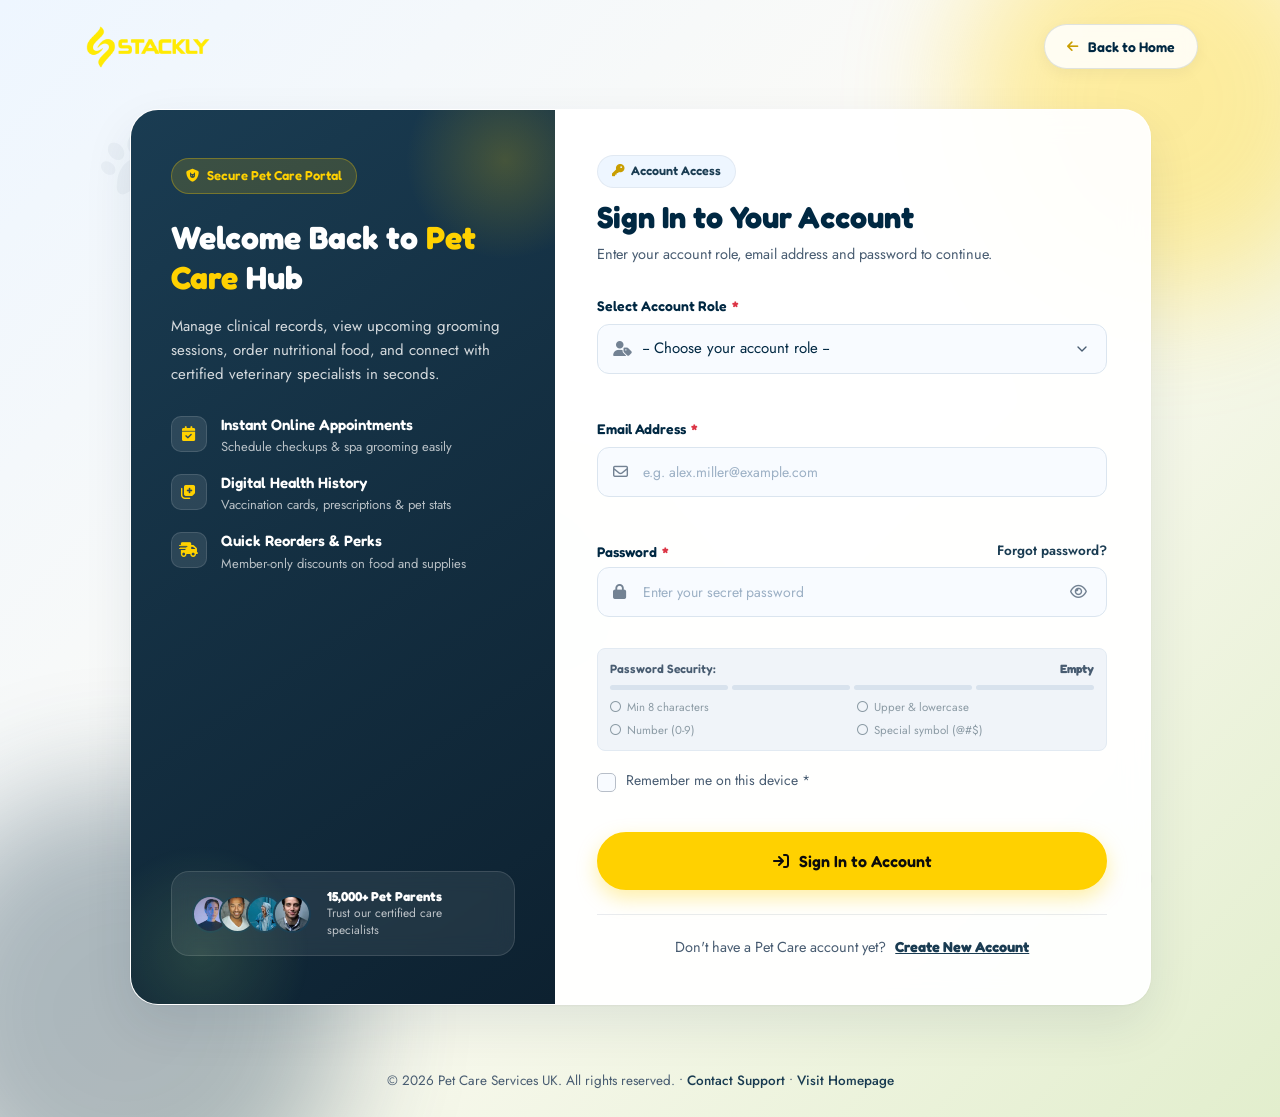
<file: pages/login.html>
<!doctype html>
<html lang="en">
  <head>
    <meta charset="UTF-8" />
    <meta name="viewport" content="width=device-width, initial-scale=1.0" />
    <title>Login - Pet Care Services UK</title>

    <!-- Favicon -->
    <link
      rel="icon"
      type="image/webp"
      href="../assets/images/logoStackly.webp"
    />

    <!-- Bootstrap 5.3.3 CSS CDN -->
    <link
      href="https://cdn.jsdelivr.net/npm/bootstrap@5.3.3/dist/css/bootstrap.min.css"
      rel="stylesheet"
    />

    <!-- FontAwesome 6.5.1 CDN -->
    <link
      rel="stylesheet"
      href="https://cdnjs.cloudflare.com/ajax/libs/font-awesome/6.5.1/css/all.min.css"
    />

    <!-- Custom Theme & Auth Stylesheets -->
    <link rel="stylesheet" href="../assets/css/styles.css" />
    <link rel="stylesheet" href="../assets/css/auth.css" />
  </head>
  <body>
    <div class="auth-page-wrapper">
      <!-- Decorative Background Elements -->
      <div class="auth-bg-decorations">
        <div class="auth-blob auth-blob-1"></div>
        <div class="auth-blob auth-blob-2"></div>
        <div class="auth-blob auth-blob-3"></div>
        <i class="fa-solid fa-paw auth-paw-icon paw-pos-1"></i>
        <i class="fa-solid fa-paw auth-paw-icon paw-pos-2"></i>
        <i class="fa-solid fa-paw auth-paw-icon paw-pos-3"></i>
        <i class="fa-solid fa-paw auth-paw-icon paw-pos-4"></i>
      </div>

      <!-- Top Navigation Bar -->
      <header class="auth-top-nav">
        <div class="container">
          <div class="auth-nav-inner">
            <!-- Brand Logo -->
            <a href="../index.html" class="auth-brand-logo">
              <img
                src="../assets/images/logoStackly.webp"
                alt="Pet Care Services Logo"
              />
            </a>

            <!-- Back to Home Button -->
            <a
              href="../index.html"
              class="auth-back-home-btn"
              title="Return to Homepage"
            >
              <i class="fa-solid fa-arrow-left"></i>
              <span>Back to Home</span>
            </a>
          </div>
        </div>
      </header>

      <!-- Main Login Container -->
      <main class="auth-main-container">
        <div class="container">
          <div class="row justify-content-center">
            <div class="col-12 col-xl-11">
              <div class="auth-card-wrapper">
                <div class="row g-0 align-items-stretch">
                  <!-- Left: Interactive Visual & Perks Panel -->
                  <div class="col-lg-5 d-none d-lg-block">
                    <div class="auth-side-panel">
                      <div class="auth-side-top">
                        <div class="auth-side-badge">
                          <i class="fa-solid fa-shield-cat"></i> Secure Pet Care
                          Portal
                        </div>
                        <h2 class="auth-side-title">
                          Welcome Back to <span>Pet Care</span> Hub
                        </h2>
                        <p class="auth-side-desc">
                          Manage clinical records, view upcoming grooming
                          sessions, order nutritional food, and connect with
                          certified veterinary specialists in seconds.
                        </p>

                        <!-- Feature List -->
                        <div class="auth-perks-list">
                          <div class="auth-perk-item">
                            <div class="auth-perk-icon">
                              <i class="fa-solid fa-calendar-check"></i>
                            </div>
                            <div class="auth-perk-text">
                              <h6>Instant Online Appointments</h6>
                              <p>Schedule checkups & spa grooming easily</p>
                            </div>
                          </div>

                          <div class="auth-perk-item">
                            <div class="auth-perk-icon">
                              <i class="fa-solid fa-notes-medical"></i>
                            </div>
                            <div class="auth-perk-text">
                              <h6>Digital Health History</h6>
                              <p>
                                Vaccination cards, prescriptions & pet stats
                              </p>
                            </div>
                          </div>

                          <div class="auth-perk-item">
                            <div class="auth-perk-icon">
                              <i class="fa-solid fa-truck-fast"></i>
                            </div>
                            <div class="auth-perk-text">
                              <h6>Quick Reorders & Perks</h6>
                              <p>Member-only discounts on food and supplies</p>
                            </div>
                          </div>
                        </div>
                      </div>

                      <!-- Pet Community Trust Card -->
                      <div class="auth-community-card">
                        <div class="auth-avatar-stack">
                          <img
                            src="../assets/images/home/home-hero-avatars-1.webp"
                            alt="Pet Parent"
                          />
                          <img
                            src="../assets/images/home/home-hero-avatars-2.webp"
                            alt="Pet Parent"
                          />
                          <img
                            src="../assets/images/home/home-hero-avatars-3.webp"
                            alt="Pet Parent"
                          />
                          <img
                            src="../assets/images/home/home-hero-avatars-4.webp"
                            alt="Pet Parent"
                          />
                        </div>
                        <div class="auth-community-info">
                          <strong>15,000+ Pet Parents</strong>
                          <span>Trust our certified care specialists</span>
                        </div>
                      </div>
                    </div>
                  </div>

                  <!-- Right: Login Form Panel -->
                  <div class="col-lg-7">
                    <div class="auth-form-panel">
                      <!-- Form Header -->
                      <div class="auth-form-header">
                        <div class="auth-form-badge">
                          <i class="fa-solid fa-key"></i> Account Access
                        </div>
                        <h1 class="auth-form-title">Sign In to Your Account</h1>
                        <p class="auth-form-subtitle">
                          Enter your account role, email address and password to
                          continue.
                        </p>
                      </div>

                      <!-- Login Form -->
                      <form id="login_form" novalidate>
                        <!-- Field 1: Role (Required) -->
                        <div class="auth-input-group">
                          <label for="login_role" class="auth-label">
                            Select Account Role
                            <span class="required-star">*</span>
                          </label>
                          <div class="auth-input-wrapper">
                            <i class="fa-solid fa-user-tag auth-input-icon"></i>
                            <select
                              id="login_role"
                              name="role"
                              class="auth-input auth-select"
                              required
                            >
                              <option value="" disabled selected>
                                -- Choose your account role --
                              </option>
                              <option value="pet_owner">
                                🐾 Pet Owner / Parent
                              </option>
                              <option value="veterinarian">
                                🩺 Certified Veterinarian
                              </option>
                              <option value="pet_groomer">
                                ✂️ Professional Pet Groomer
                              </option>
                              <option value="shelter_breeder">
                                🏠 Shelter / Foster Organization
                              </option>
                              <option value="staff_volunteer">
                                🤝 Pet Care Staff / Volunteer
                              </option>
                            </select>
                          </div>
                          <div
                            id="login_role_msg"
                            class="auth-feedback-msg"
                          ></div>
                        </div>

                        <!-- Field 2: Email (Required) -->
                        <div class="auth-input-group">
                          <label for="login_email" class="auth-label">
                            Email Address <span class="required-star">*</span>
                          </label>
                          <div class="auth-input-wrapper">
                            <i
                              class="fa-regular fa-envelope auth-input-icon"
                            ></i>
                            <input
                              type="email"
                              id="login_email"
                              name="email"
                              class="auth-input"
                              placeholder="e.g. alex.miller@example.com"
                              autocomplete="email"
                              required
                            />
                          </div>
                          <div
                            id="login_email_msg"
                            class="auth-feedback-msg"
                          ></div>
                        </div>

                        <!-- Field 3: Password (Required + Weak Password Validation) -->
                        <div class="auth-input-group">
                          <div
                            class="d-flex justify-content-between align-items-center mb-1"
                          >
                            <label for="login_password" class="auth-label mb-0">
                              Password <span class="required-star">*</span>
                            </label>
                            <a href="#" class="auth-forgot-link"
                              >Forgot password?</a
                            >
                          </div>
                          <div class="auth-input-wrapper">
                            <i class="fa-solid fa-lock auth-input-icon"></i>
                            <input
                              type="password"
                              id="login_password"
                              name="password"
                              class="auth-input has-toggle"
                              placeholder="Enter your secret password"
                              autocomplete="current-password"
                              required
                            />
                            <button
                              type="button"
                              class="auth-password-toggle"
                              data-target="login_password"
                              aria-label="Toggle password visibility"
                              tabindex="-1"
                            >
                              <i class="fa-regular fa-eye"></i>
                            </button>
                          </div>
                          <div
                            id="login_password_msg"
                            class="auth-feedback-msg"
                          ></div>

                          <!-- Password Strength Meter Component -->
                          <div
                            id="login_strength_meter"
                            class="auth-strength-meter"
                          >
                            <div class="strength-meter-header">
                              <span class="strength-label"
                                >Password Security:</span
                              >
                              <span class="strength-status-text">Empty</span>
                            </div>
                            <div class="strength-progress-bars">
                              <div class="strength-segment"></div>
                              <div class="strength-segment"></div>
                              <div class="strength-segment"></div>
                              <div class="strength-segment"></div>
                            </div>
                            <ul class="strength-checklist">
                              <li
                                class="strength-rule-item rule-invalid"
                                data-rule="length"
                              >
                                <i class="fa-regular fa-circle"></i> Min 8
                                characters
                              </li>
                              <li
                                class="strength-rule-item rule-invalid"
                                data-rule="letters"
                              >
                                <i class="fa-regular fa-circle"></i> Upper &
                                lowercase
                              </li>
                              <li
                                class="strength-rule-item rule-invalid"
                                data-rule="number"
                              >
                                <i class="fa-regular fa-circle"></i> Number
                                (0-9)
                              </li>
                              <li
                                class="strength-rule-item rule-invalid"
                                data-rule="special"
                              >
                                <i class="fa-regular fa-circle"></i> Special
                                symbol (@#$)
                              </li>
                            </ul>
                          </div>
                        </div>

                        <!-- Field 4: Remember Me (Required) -->
                        <div class="auth-checkbox-group">
                          <label
                            class="auth-custom-checkbox"
                            for="login_remember"
                          >
                            <input
                              type="checkbox"
                              id="login_remember"
                              name="remember"
                              required
                            />
                            <span class="auth-checkbox-checkmark"></span>
                          </label>
                          <label
                            for="login_remember"
                            class="auth-checkbox-label"
                          >
                            Remember me on this device
                            <span class="required-star">*</span>
                          </label>
                        </div>
                        <div
                          id="login_remember_msg"
                          class="auth-feedback-msg"
                          style="margin-top: -15px; margin-bottom: 15px"
                        ></div>

                        <!-- Submit Button -->
                        <button
                          type="submit"
                          id="login_submit_btn"
                          class="auth-submit-btn"
                        >
                          <i class="fa-solid fa-arrow-right-to-bracket"></i>
                          <span>Sign In to Account</span>
                        </button>

                        <!-- Switch to Register Link -->
                        <div class="auth-switch-prompt">
                          Don't have a Pet Care account yet?
                          <a href="register.html">Create New Account</a>
                        </div>
                      </form>
                    </div>
                  </div>
                </div>
              </div>
            </div>
          </div>
        </div>
      </main>

      <!-- Bottom Mini Footer -->
      <footer class="auth-bottom-footer">
        <div class="container">
          <p class="mb-0">
            &copy; 2026 Pet Care Services UK. All rights reserved. &bull;
            <a href="contact.html">Contact Support</a> &bull;
            <a href="../index.html">Visit Homepage</a>
          </p>
        </div>
      </footer>
    </div>

    <!-- Bootstrap JS Bundle CDN -->
    <script src="https://cdn.jsdelivr.net/npm/bootstrap@5.3.3/dist/js/bootstrap.bundle.min.js"></script>

    <!-- Custom Auth Script -->
    <script src="../assets/js/auth.js"></script>
  </body>
</html>
</file>
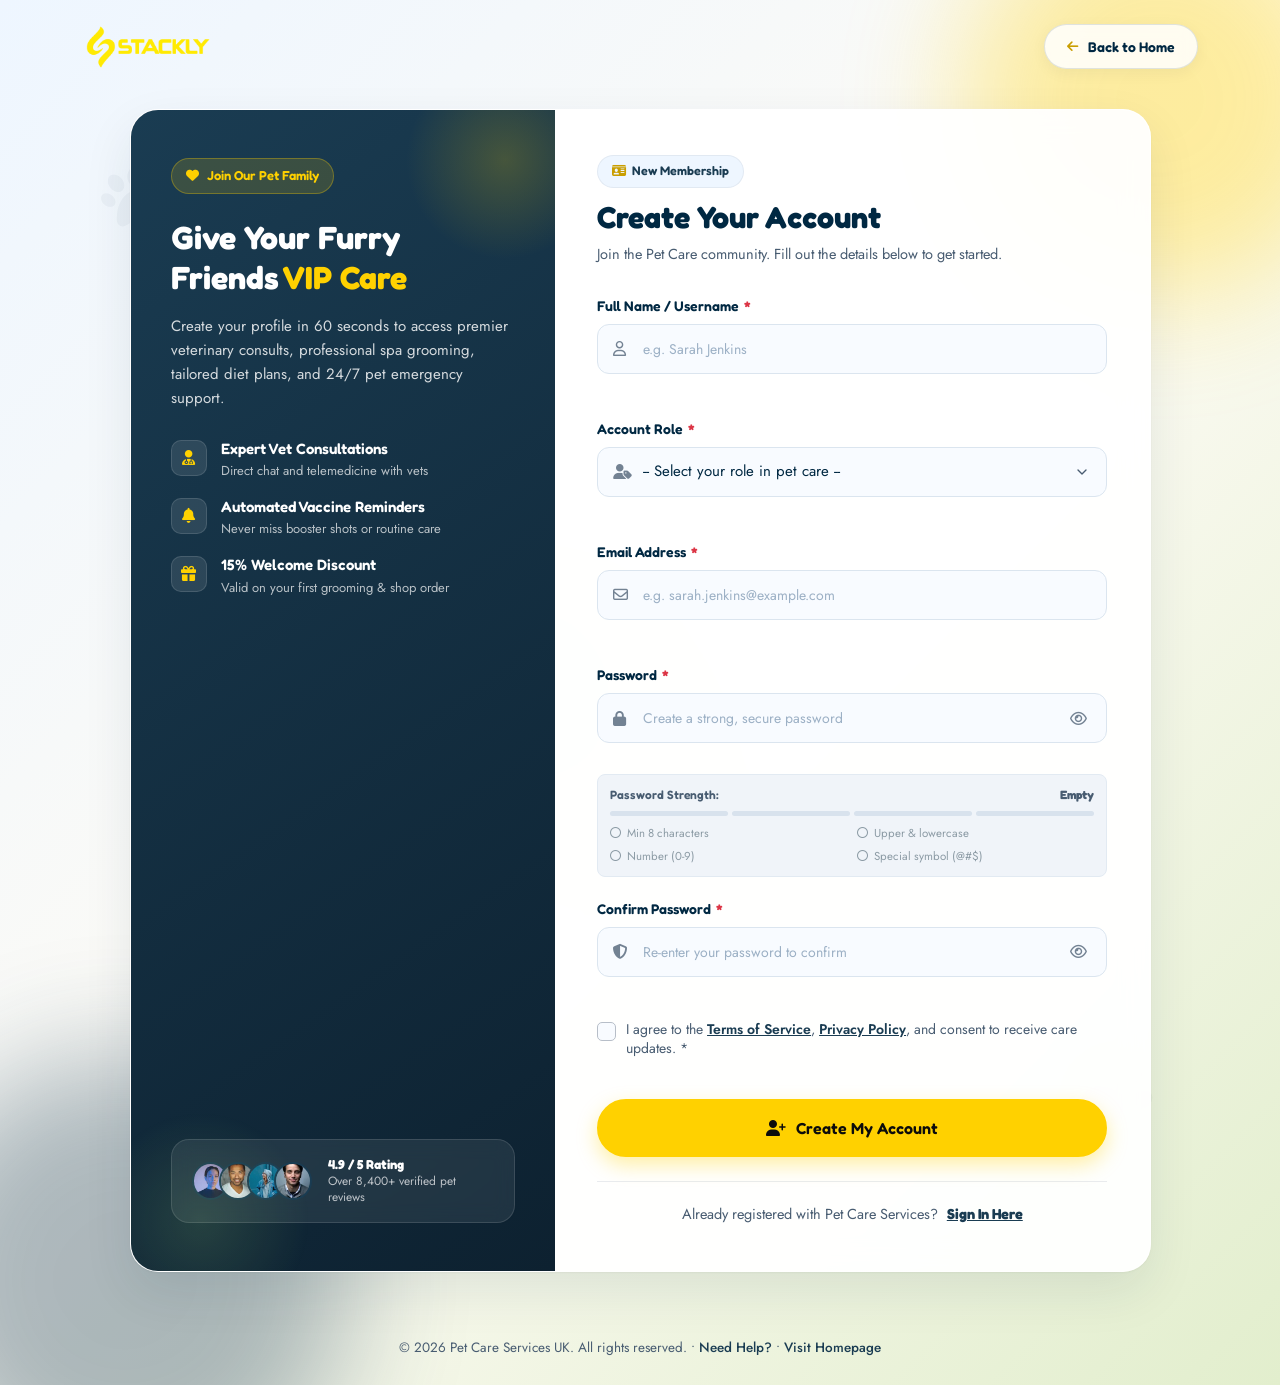
<file: pages/register.html>
<!doctype html>
<html lang="en">
  <head>
    <meta charset="UTF-8" />
    <meta name="viewport" content="width=device-width, initial-scale=1.0" />
    <title>Create Account - Pet Care Services UK</title>

    <!-- Favicon -->
    <link
      rel="icon"
      type="image/webp"
      href="../assets/images/logoStackly.webp"
    />

    <!-- Bootstrap 5.3.3 CSS CDN -->
    <link
      href="https://cdn.jsdelivr.net/npm/bootstrap@5.3.3/dist/css/bootstrap.min.css"
      rel="stylesheet"
    />

    <!-- FontAwesome 6.5.1 CDN -->
    <link
      rel="stylesheet"
      href="https://cdnjs.cloudflare.com/ajax/libs/font-awesome/6.5.1/css/all.min.css"
    />

    <!-- Custom Theme & Auth Stylesheets -->
    <link rel="stylesheet" href="../assets/css/styles.css" />
    <link rel="stylesheet" href="../assets/css/auth.css" />
  </head>
  <body>
    <div class="auth-page-wrapper">
      <!-- Decorative Background Elements -->
      <div class="auth-bg-decorations">
        <div class="auth-blob auth-blob-1"></div>
        <div class="auth-blob auth-blob-2"></div>
        <div class="auth-blob auth-blob-3"></div>
        <i class="fa-solid fa-paw auth-paw-icon paw-pos-1"></i>
        <i class="fa-solid fa-paw auth-paw-icon paw-pos-2"></i>
        <i class="fa-solid fa-paw auth-paw-icon paw-pos-3"></i>
        <i class="fa-solid fa-paw auth-paw-icon paw-pos-4"></i>
      </div>

      <!-- Top Navigation Bar -->
      <header class="auth-top-nav">
        <div class="container">
          <div class="auth-nav-inner">
            <!-- Brand Logo -->
            <a href="../index.html" class="auth-brand-logo">
              <img
                src="../assets/images/logoStackly.webp"
                alt="Pet Care Services Logo"
              />
            </a>

            <!-- Back to Home Button -->
            <a
              href="../index.html"
              class="auth-back-home-btn"
              title="Return to Homepage"
            >
              <i class="fa-solid fa-arrow-left"></i>
              <span>Back to Home</span>
            </a>
          </div>
        </div>
      </header>

      <!-- Main Register Container -->
      <main class="auth-main-container">
        <div class="container">
          <div class="row justify-content-center">
            <div class="col-12 col-xl-11">
              <div class="auth-card-wrapper">
                <div class="row g-0 align-items-stretch">
                  <!-- Left: Interactive Visual & Perks Panel -->
                  <div class="col-lg-5 d-none d-lg-block">
                    <div class="auth-side-panel">
                      <div class="auth-side-top">
                        <div class="auth-side-badge">
                          <i class="fa-solid fa-heart"></i> Join Our Pet Family
                        </div>
                        <h2 class="auth-side-title">
                          Give Your Furry Friends <span>VIP Care</span>
                        </h2>
                        <p class="auth-side-desc">
                          Create your profile in 60 seconds to access premier
                          veterinary consults, professional spa grooming,
                          tailored diet plans, and 24/7 pet emergency support.
                        </p>

                        <!-- Feature List -->
                        <div class="auth-perks-list">
                          <div class="auth-perk-item">
                            <div class="auth-perk-icon">
                              <i class="fa-solid fa-user-doctor"></i>
                            </div>
                            <div class="auth-perk-text">
                              <h6>Expert Vet Consultations</h6>
                              <p>Direct chat and telemedicine with vets</p>
                            </div>
                          </div>

                          <div class="auth-perk-item">
                            <div class="auth-perk-icon">
                              <i class="fa-solid fa-bell"></i>
                            </div>
                            <div class="auth-perk-text">
                              <h6>Automated Vaccine Reminders</h6>
                              <p>Never miss booster shots or routine care</p>
                            </div>
                          </div>

                          <div class="auth-perk-item">
                            <div class="auth-perk-icon">
                              <i class="fa-solid fa-gift"></i>
                            </div>
                            <div class="auth-perk-text">
                              <h6>15% Welcome Discount</h6>
                              <p>Valid on your first grooming & shop order</p>
                            </div>
                          </div>
                        </div>
                      </div>

                      <!-- Pet Community Trust Card -->
                      <div class="auth-community-card">
                        <div class="auth-avatar-stack">
                          <img
                            src="../assets/images/home/home-hero-avatars-1.webp"
                            alt="Pet Parent"
                          />
                          <img
                            src="../assets/images/home/home-hero-avatars-2.webp"
                            alt="Pet Parent"
                          />
                          <img
                            src="../assets/images/home/home-hero-avatars-3.webp"
                            alt="Pet Parent"
                          />
                          <img
                            src="../assets/images/home/home-hero-avatars-4.webp"
                            alt="Pet Parent"
                          />
                        </div>
                        <div class="auth-community-info">
                          <strong>4.9 / 5 Rating</strong>
                          <span>Over 8,400+ verified pet reviews</span>
                        </div>
                      </div>
                    </div>
                  </div>

                  <!-- Right: Registration Form Panel -->
                  <div class="col-lg-7">
                    <div class="auth-form-panel">
                      <!-- Form Header -->
                      <div class="auth-form-header">
                        <div class="auth-form-badge">
                          <i class="fa-solid fa-id-card"></i> New Membership
                        </div>
                        <h1 class="auth-form-title">Create Your Account</h1>
                        <p class="auth-form-subtitle">
                          Join the Pet Care community. Fill out the details
                          below to get started.
                        </p>
                      </div>

                      <!-- Register Form -->
                      <form id="register_form" novalidate>
                        <!-- Field 1: Username (Required, Alphabets Only, No numbers or special characters) -->
                        <div class="auth-input-group">
                          <label for="reg_username" class="auth-label">
                            Full Name / Username
                            <span class="required-star">*</span>
                          </label>
                          <div class="auth-input-wrapper">
                            <i class="fa-regular fa-user auth-input-icon"></i>
                            <input
                              type="text"
                              id="reg_username"
                              name="username"
                              class="auth-input"
                              placeholder="e.g. Sarah Jenkins"
                              autocomplete="name"
                              maxlength="16"
                              required
                            />
                          </div>
                          <!-- Dynamic input prevention notice badge -->
                          <div id="username_hint" class="username-hint-badge">
                            <i class="fa-solid fa-circle-exclamation"></i>
                            Only letters are permitted, no spaces
                          </div>
                          <div
                            id="username_msg"
                            class="auth-feedback-msg"
                          ></div>
                        </div>

                        <!-- Field 2: Role (Required) -->
                        <div class="auth-input-group">
                          <label for="reg_role" class="auth-label">
                            Account Role <span class="required-star">*</span>
                          </label>
                          <div class="auth-input-wrapper">
                            <i class="fa-solid fa-user-tag auth-input-icon"></i>
                            <select
                              id="reg_role"
                              name="role"
                              class="auth-input auth-select"
                              required
                            >
                              <option value="" disabled selected>
                                -- Select your role in pet care --
                              </option>
                              <option value="pet_owner">
                                🐾 Pet Owner / Parent
                              </option>
                              <option value="veterinarian">
                                🩺 Certified Veterinarian
                              </option>
                              <option value="pet_groomer">
                                ✂️ Professional Pet Groomer
                              </option>
                              <option value="shelter_breeder">
                                🏠 Shelter / Foster Organization
                              </option>
                              <option value="staff_volunteer">
                                🤝 Pet Care Staff / Volunteer
                              </option>
                            </select>
                          </div>
                          <div
                            id="reg_role_msg"
                            class="auth-feedback-msg"
                          ></div>
                        </div>

                        <!-- Field 3: Email (Required) -->
                        <div class="auth-input-group">
                          <label for="reg_email" class="auth-label">
                            Email Address <span class="required-star">*</span>
                          </label>
                          <div class="auth-input-wrapper">
                            <i
                              class="fa-regular fa-envelope auth-input-icon"
                            ></i>
                            <input
                              type="email"
                              id="reg_email"
                              name="email"
                              class="auth-input"
                              placeholder="e.g. sarah.jenkins@example.com"
                              autocomplete="email"
                              required
                            />
                          </div>
                          <div
                            id="reg_email_msg"
                            class="auth-feedback-msg"
                          ></div>
                        </div>

                        <!-- Field 4: Password (Required + Weak Password Validation) -->
                        <div class="auth-input-group">
                          <label for="reg_password" class="auth-label">
                            Password <span class="required-star">*</span>
                          </label>
                          <div class="auth-input-wrapper">
                            <i class="fa-solid fa-lock auth-input-icon"></i>
                            <input
                              type="password"
                              id="reg_password"
                              name="password"
                              class="auth-input has-toggle"
                              placeholder="Create a strong, secure password"
                              autocomplete="new-password"
                              required
                            />
                            <button
                              type="button"
                              class="auth-password-toggle"
                              data-target="reg_password"
                              aria-label="Toggle password visibility"
                              tabindex="-1"
                            >
                              <i class="fa-regular fa-eye"></i>
                            </button>
                          </div>
                          <div
                            id="reg_password_msg"
                            class="auth-feedback-msg"
                          ></div>

                          <!-- Password Strength Meter Component -->
                          <div
                            id="reg_strength_meter"
                            class="auth-strength-meter"
                          >
                            <div class="strength-meter-header">
                              <span class="strength-label"
                                >Password Strength:</span
                              >
                              <span class="strength-status-text">Empty</span>
                            </div>
                            <div class="strength-progress-bars">
                              <div class="strength-segment"></div>
                              <div class="strength-segment"></div>
                              <div class="strength-segment"></div>
                              <div class="strength-segment"></div>
                            </div>
                            <ul class="strength-checklist">
                              <li
                                class="strength-rule-item rule-invalid"
                                data-rule="length"
                              >
                                <i class="fa-regular fa-circle"></i> Min 8
                                characters
                              </li>
                              <li
                                class="strength-rule-item rule-invalid"
                                data-rule="letters"
                              >
                                <i class="fa-regular fa-circle"></i> Upper &
                                lowercase
                              </li>
                              <li
                                class="strength-rule-item rule-invalid"
                                data-rule="number"
                              >
                                <i class="fa-regular fa-circle"></i> Number
                                (0-9)
                              </li>
                              <li
                                class="strength-rule-item rule-invalid"
                                data-rule="special"
                              >
                                <i class="fa-regular fa-circle"></i> Special
                                symbol (@#$)
                              </li>
                            </ul>
                          </div>
                        </div>

                        <!-- Field 5: Confirm Password (Required + Password Matching Validation) -->
                        <div class="auth-input-group">
                          <label for="reg_confirm_password" class="auth-label">
                            Confirm Password
                            <span class="required-star">*</span>
                          </label>
                          <div class="auth-input-wrapper">
                            <i
                              class="fa-solid fa-shield-halved auth-input-icon"
                            ></i>
                            <input
                              type="password"
                              id="reg_confirm_password"
                              name="confirm_password"
                              class="auth-input has-toggle"
                              placeholder="Re-enter your password to confirm"
                              autocomplete="new-password"
                              required
                            />
                            <button
                              type="button"
                              class="auth-password-toggle"
                              data-target="reg_confirm_password"
                              aria-label="Toggle password visibility"
                              tabindex="-1"
                            >
                              <i class="fa-regular fa-eye"></i>
                            </button>
                          </div>
                          <div
                            id="confirm_password_msg"
                            class="auth-feedback-msg"
                          ></div>
                        </div>

                        <!-- Field 6: Terms & Conditions (Required) -->
                        <div class="auth-checkbox-group">
                          <label class="auth-custom-checkbox" for="reg_terms">
                            <input
                              type="checkbox"
                              id="reg_terms"
                              name="terms"
                              required
                            />
                            <span class="auth-checkbox-checkmark"></span>
                          </label>
                          <label for="reg_terms" class="auth-checkbox-label">
                            I agree to the <a href="#">Terms of Service</a>,
                            <a href="#">Privacy Policy</a>, and consent to
                            receive care updates.
                            <span class="required-star">*</span>
                          </label>
                        </div>
                        <div
                          id="reg_terms_msg"
                          class="auth-feedback-msg"
                          style="margin-top: -15px; margin-bottom: 15px"
                        ></div>

                        <!-- Submit Button -->
                        <button
                          type="submit"
                          id="reg_submit_btn"
                          class="auth-submit-btn"
                        >
                          <i class="fa-solid fa-user-plus"></i>
                          <span>Create My Account</span>
                        </button>

                        <!-- Switch to Login Link -->
                        <div class="auth-switch-prompt">
                          Already registered with Pet Care Services?
                          <a href="login.html">Sign In Here</a>
                        </div>
                      </form>
                    </div>
                  </div>
                </div>
              </div>
            </div>
          </div>
        </div>
      </main>

      <!-- Bottom Mini Footer -->
      <footer class="auth-bottom-footer">
        <div class="container">
          <p class="mb-0">
            &copy; 2026 Pet Care Services UK. All rights reserved. &bull;
            <a href="contact.html">Need Help?</a> &bull;
            <a href="../index.html">Visit Homepage</a>
          </p>
        </div>
      </footer>
    </div>

    <!-- Bootstrap JS Bundle CDN -->
    <script src="https://cdn.jsdelivr.net/npm/bootstrap@5.3.3/dist/js/bootstrap.bundle.min.js"></script>

    <!-- Custom Auth Script -->
    <script src="../assets/js/auth.js"></script>
  </body>
</html>
</file>
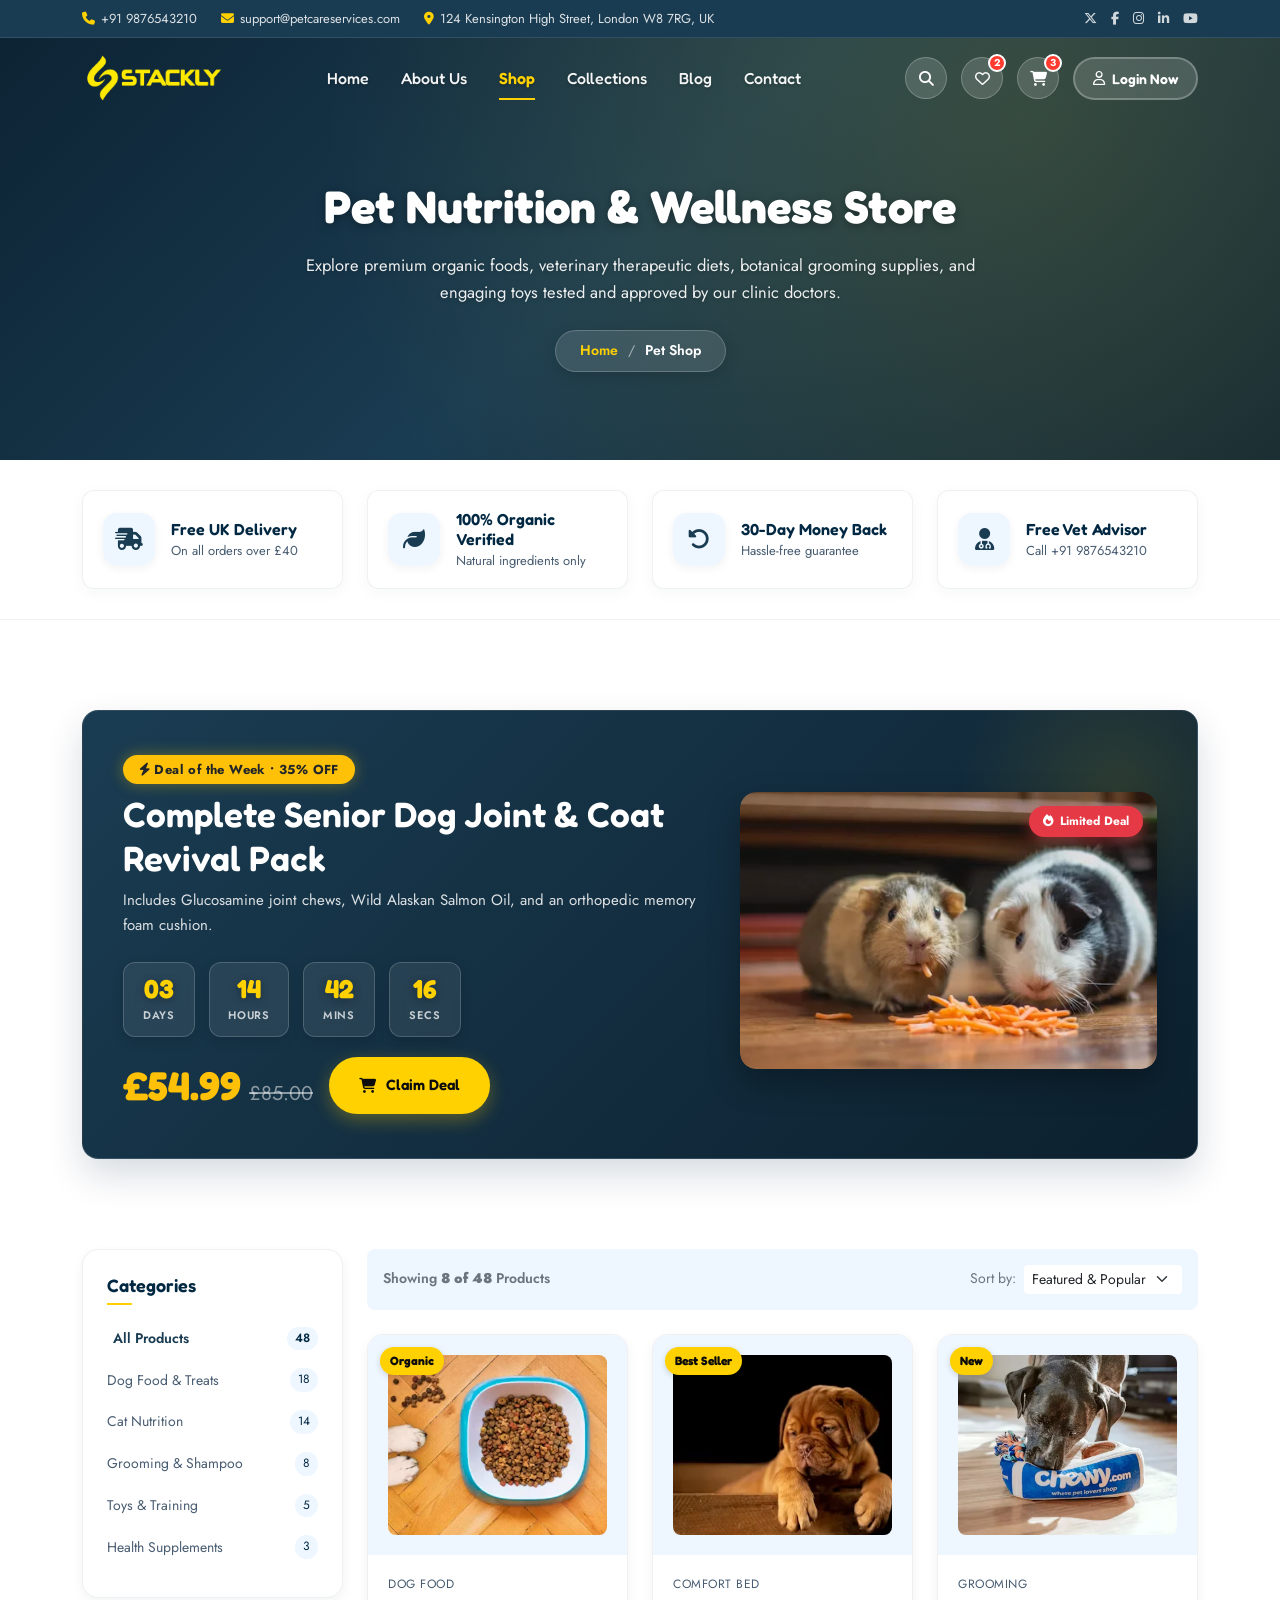
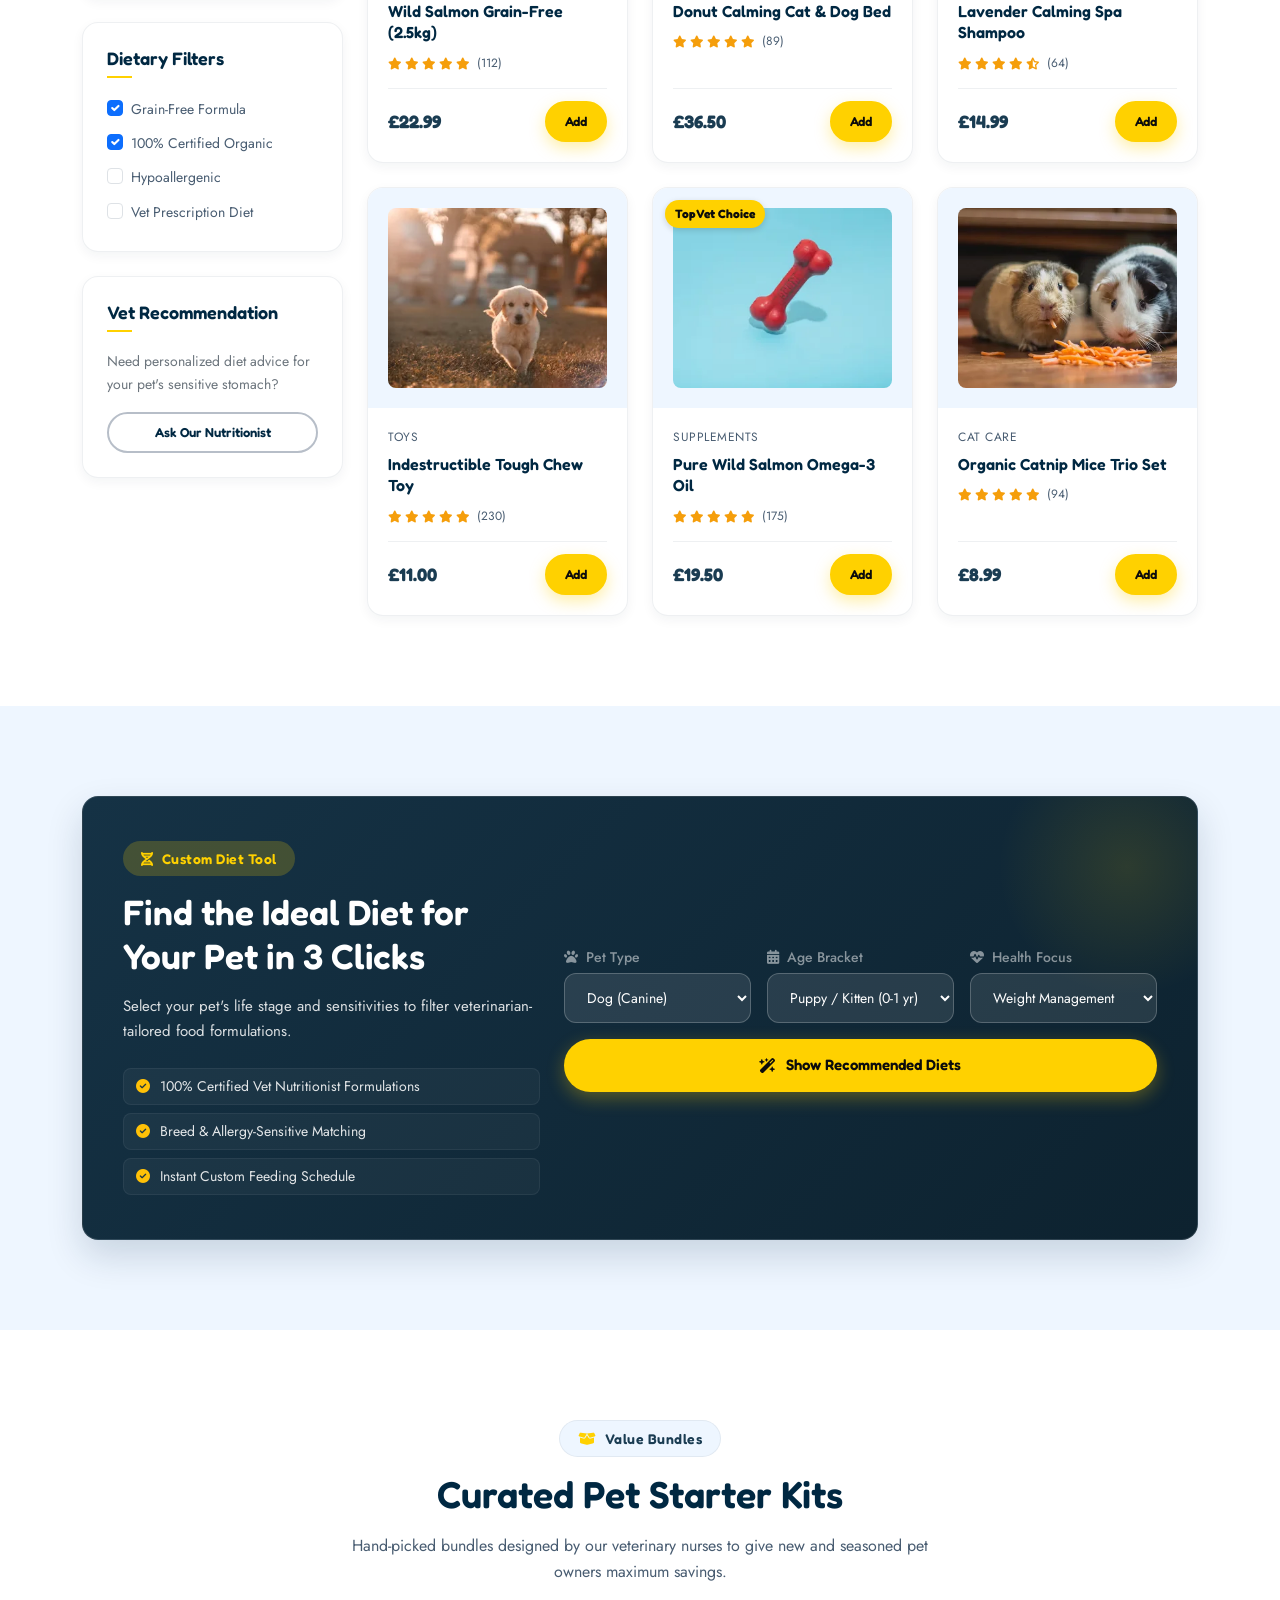
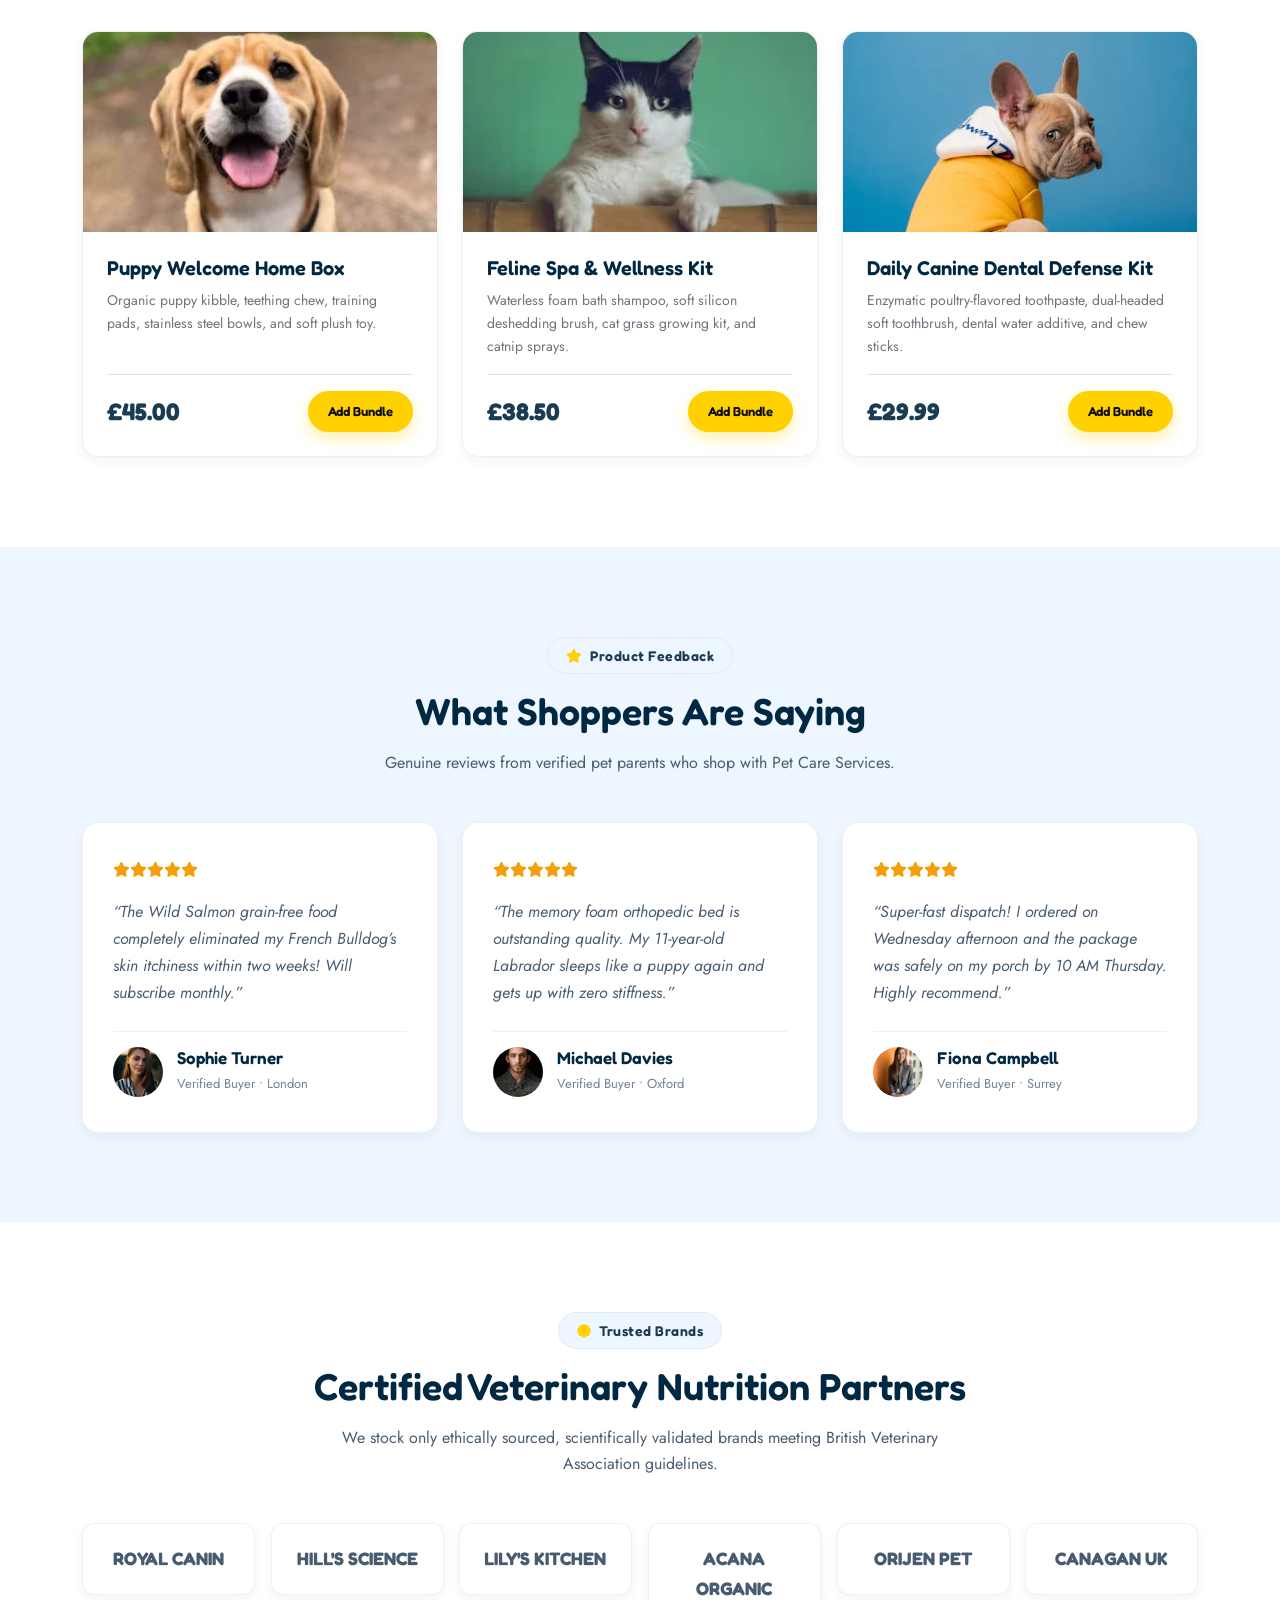
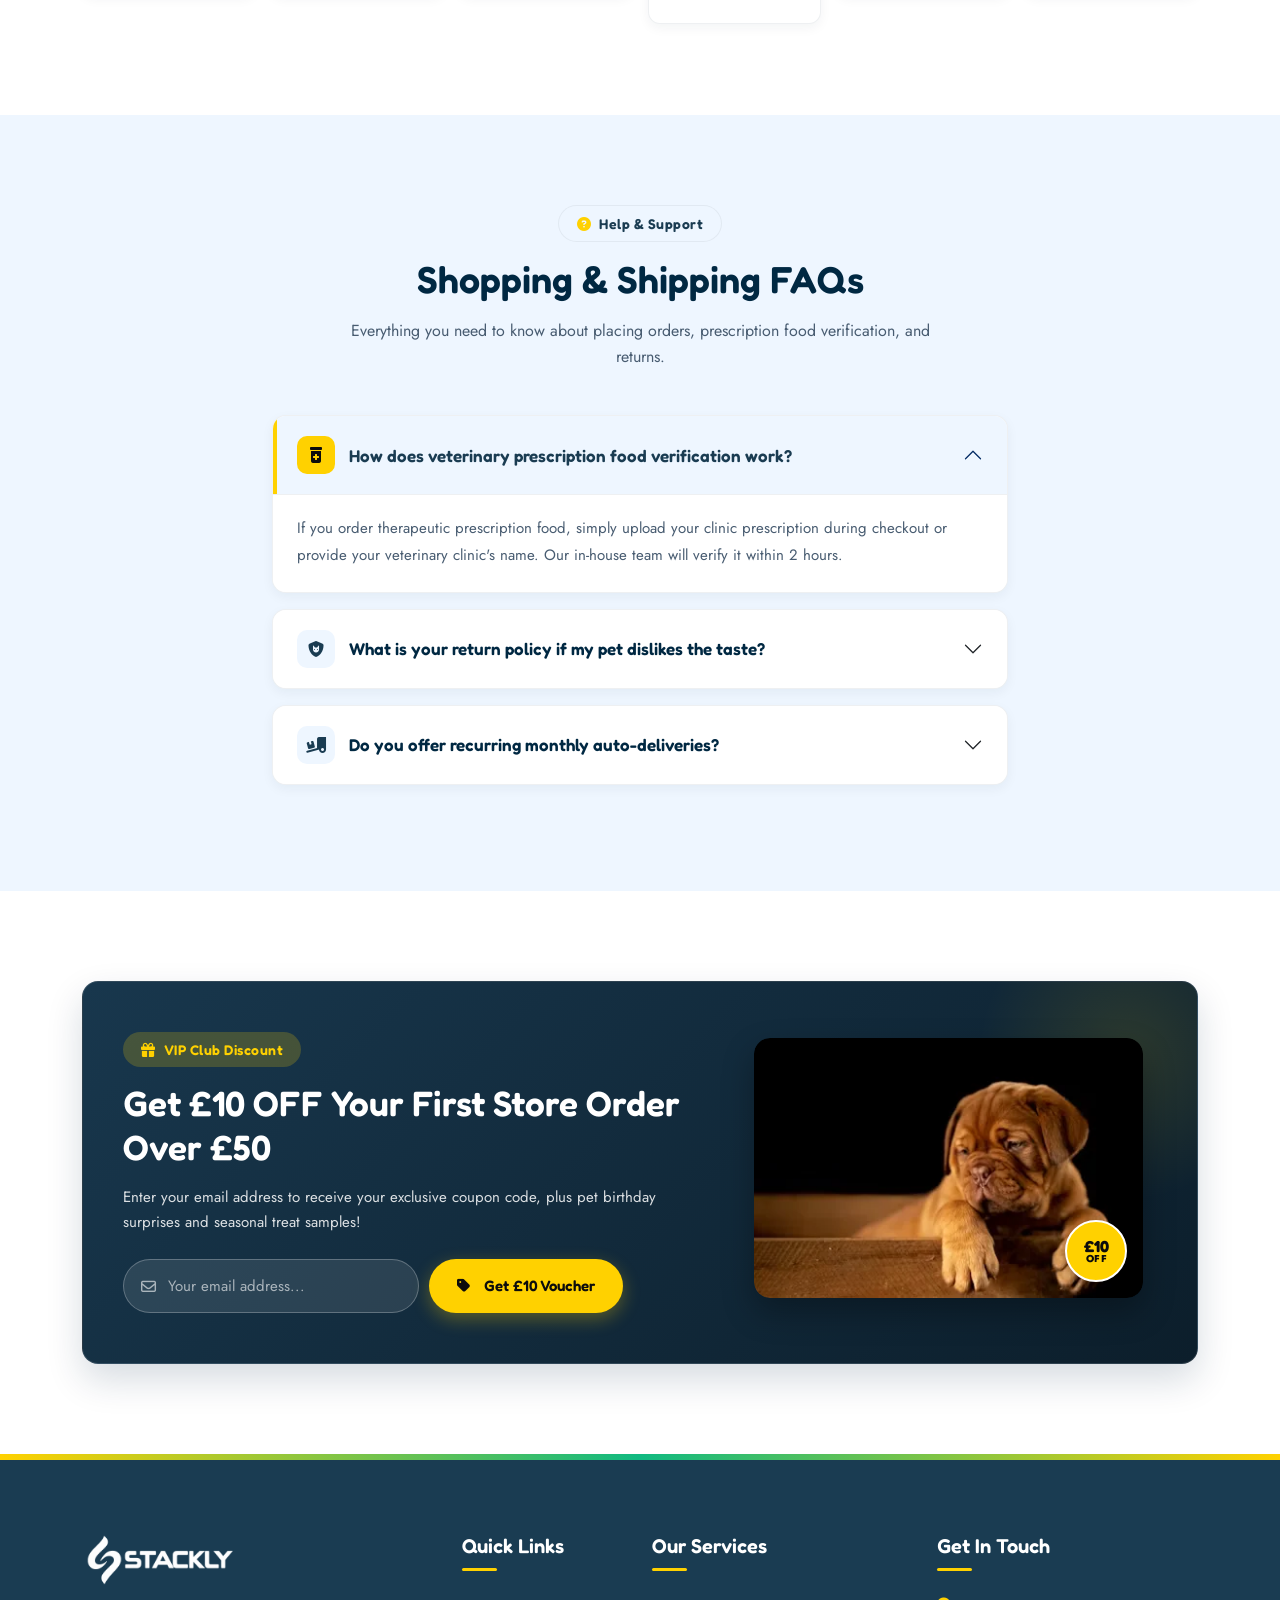
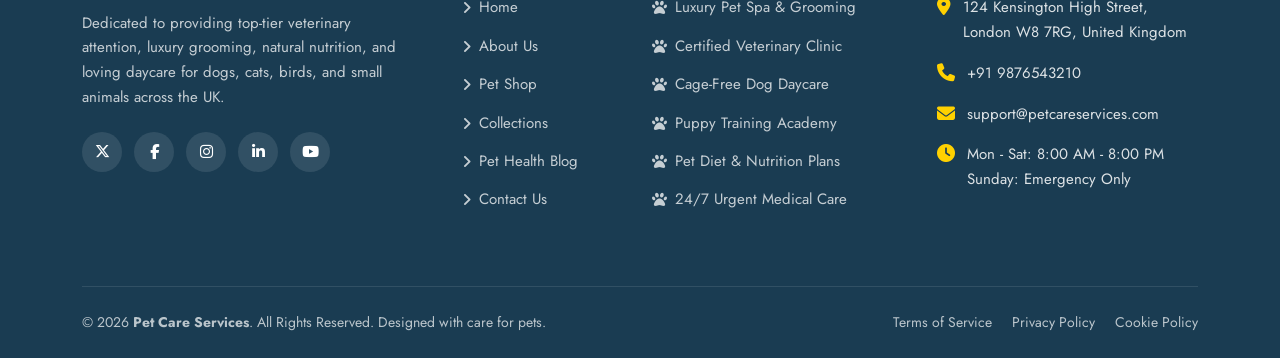
<file: pages/shop.html>
<!doctype html>
<html lang="en">
  <head>
    <meta charset="UTF-8" />
    <meta name="viewport" content="width=device-width, initial-scale=1.0" />
    <title>Pet Shop & Nutrition Store - Pet Care Services UK</title>

    <!-- Favicon -->
    <link
      rel="icon"
      type="image/webp"
      href="../assets/images/logoStackly.webp"
    />

    <!-- Bootstrap 5.3.3 CSS CDN -->
    <link
      href="https://cdn.jsdelivr.net/npm/bootstrap@5.3.3/dist/css/bootstrap.min.css"
      rel="stylesheet"
    />

    <!-- FontAwesome 6.5.1 CDN -->
    <link
      rel="stylesheet"
      href="https://cdnjs.cloudflare.com/ajax/libs/font-awesome/6.5.1/css/all.min.css"
    />

    <!-- Custom Theme Stylesheets -->
    <link rel="stylesheet" href="../assets/css/styles.css" />
    <link rel="stylesheet" href="../assets/css/shop.css" />
  </head>
  <body class="inner-page">
    <!-- Header Placeholder (Common Component) -->
    <div id="header-placeholder"></div>

    <main>
      <!-- SECTION 1: Shared Subpage Banner Section -->
      <section class="page-banner-section banner-shop">
        <div class="container">
          <div class="page-banner-content">
            <h1 class="page-banner-title">Pet Nutrition & Wellness Store</h1>
            <p class="page-banner-desc">
              Explore premium organic foods, veterinary therapeutic diets,
              botanical grooming supplies, and engaging toys tested and approved
              by our clinic doctors.
            </p>
            <div class="page-breadcrumbs">
              <a href="../index.html">Home</a>
              <span class="separator">/</span>
              <span class="current">Pet Shop</span>
            </div>
          </div>
        </div>
      </section>

      <!-- SECTION 2: Shop Perks & Guarantee Bar -->
      <section class="shop-perks-bar">
        <div class="container">
          <div class="row g-4">
            <div class="col-sm-6 col-lg-3">
              <div class="shop-perk-item">
                <div class="shop-perk-icon">
                  <i class="fa-solid fa-truck-fast"></i>
                </div>
                <div class="shop-perk-text">
                  <h5>Free UK Delivery</h5>
                  <span>On all orders over £40</span>
                </div>
              </div>
            </div>
            <div class="col-sm-6 col-lg-3">
              <div class="shop-perk-item">
                <div class="shop-perk-icon">
                  <i class="fa-solid fa-leaf"></i>
                </div>
                <div class="shop-perk-text">
                  <h5>100% Organic Verified</h5>
                  <span>Natural ingredients only</span>
                </div>
              </div>
            </div>
            <div class="col-sm-6 col-lg-3">
              <div class="shop-perk-item">
                <div class="shop-perk-icon">
                  <i class="fa-solid fa-rotate-left"></i>
                </div>
                <div class="shop-perk-text">
                  <h5>30-Day Money Back</h5>
                  <span>Hassle-free guarantee</span>
                </div>
              </div>
            </div>
            <div class="col-sm-6 col-lg-3">
              <div class="shop-perk-item">
                <div class="shop-perk-icon">
                  <i class="fa-solid fa-user-doctor"></i>
                </div>
                <div class="shop-perk-text">
                  <h5>Free Vet Advisor</h5>
                  <span>Call +91 9876543210</span>
                </div>
              </div>
            </div>
          </div>
        </div>
      </section>

      <!-- SECTION 3: Flash Deal of the Week Countdown Banner -->
      <section class="section-padding pb-0 bg-white">
        <div class="container">
          <div class="flash-deal-box">
            <div class="row align-items-center g-4">
              <div class="col-lg-7">
                <span
                  class="badge bg-warning text-dark px-3 py-2 rounded-pill fw-bold mb-2 deal-badge"
                  ><i class="fa-solid fa-bolt me-1"></i> Deal of the Week &bull;
                  35% OFF</span
                >
                <h2
                  class="text-white mb-2 flash-deal-title"
                  style="font-size: 2.2rem"
                >
                  Complete Senior Dog Joint & Coat Revival Pack
                </h2>
                <p
                  class="flash-deal-desc"
                  style="color: rgba(255, 255, 255, 0.85); font-size: 15px"
                >
                  Includes Glucosamine joint chews, Wild Alaskan Salmon Oil, and
                  an orthopedic memory foam cushion.
                </p>

                <div class="flash-countdown" id="dealCountdown">
                  <div class="countdown-box">
                    <span class="countdown-number" id="deal-days">03</span>
                    <span class="countdown-label">Days</span>
                  </div>
                  <div class="countdown-box">
                    <span class="countdown-number" id="deal-hours">14</span>
                    <span class="countdown-label">Hours</span>
                  </div>
                  <div class="countdown-box">
                    <span class="countdown-number" id="deal-mins">42</span>
                    <span class="countdown-label">Mins</span>
                  </div>
                  <div class="countdown-box">
                    <span class="countdown-number" id="deal-secs">18</span>
                    <span class="countdown-label">Secs</span>
                  </div>
                </div>

                <div class="d-flex align-items-center gap-3 flex-wrap mt-3">
                  <div class="deal-price-tag">
                    <span
                      class="display-6 fw-bold text-warning"
                      style="font-family: var(--title-font)"
                      >£54.99</span
                    >
                    <span
                      class="fs-5 text-decoration-line-through text-white-50 ms-2"
                      >£85.00</span
                    >
                  </div>
                  <a href="#" class="theme-btn btn-add-to-cart flash-claim-btn"
                    ><i class="fa-solid fa-cart-shopping"></i> Claim Deal</a
                  >
                </div>
              </div>

              <div class="col-lg-5 text-center d-none d-lg-block">
                <div class="flash-deal-img-wrapper">
                  <img
                    src="../assets/images/about/about-our-story-img-2.webp"
                    alt="Deal Bundle"
                    class="rounded-4 shadow-lg flash-deal-img"
                    style="max-height: 280px; width: 100%; object-fit: cover"
                  />
                  <div class="deal-floating-badge">
                    <i class="fa-solid fa-fire"></i> Limited Deal
                  </div>
                </div>
              </div>
            </div>
          </div>
        </div>
      </section>

      <!-- SECTION 4: Full Catalog with Interactive Filters & Search -->
      <section class="section-padding bg-white" id="catalog">
        <div class="container">
          <div class="row g-4">
            <!-- Sidebar Filters -->
            <div class="col-lg-3">
              <div class="shop-sidebar-widget">
                <h5 class="shop-widget-title">Categories</h5>
                <ul class="shop-category-list">
                  <li class="active">
                    <a href="#"
                      >All Products <span class="count-badge">48</span></a
                    >
                  </li>
                  <li>
                    <a href="#"
                      >Dog Food & Treats <span class="count-badge">18</span></a
                    >
                  </li>
                  <li>
                    <a href="#"
                      >Cat Nutrition <span class="count-badge">14</span></a
                    >
                  </li>
                  <li>
                    <a href="#"
                      >Grooming & Shampoo <span class="count-badge">8</span></a
                    >
                  </li>
                  <li>
                    <a href="#"
                      >Toys & Training <span class="count-badge">5</span></a
                    >
                  </li>
                  <li>
                    <a href="#"
                      >Health Supplements <span class="count-badge">3</span></a
                    >
                  </li>
                </ul>
              </div>

              <div class="shop-sidebar-widget">
                <h5 class="shop-widget-title">Dietary Filters</h5>
                <div class="form-check mb-2">
                  <input
                    class="form-check-input"
                    type="checkbox"
                    id="grainFree"
                    name="grainFree"
                    autocomplete="off"
                    checked
                  />
                  <label class="form-check-label small" for="grainFree"
                    >Grain-Free Formula</label
                  >
                </div>
                <div class="form-check mb-2">
                  <input
                    class="form-check-input"
                    type="checkbox"
                    id="organic"
                    name="organic"
                    autocomplete="off"
                    checked
                  />
                  <label class="form-check-label small" for="organic"
                    >100% Certified Organic</label
                  >
                </div>
                <div class="form-check mb-2">
                  <input
                    class="form-check-input"
                    type="checkbox"
                    id="hypoallergenic"
                    name="hypoallergenic"
                    autocomplete="off"
                  />
                  <label class="form-check-label small" for="hypoallergenic"
                    >Hypoallergenic</label
                  >
                </div>
                <div class="form-check">
                  <input
                    class="form-check-input"
                    type="checkbox"
                    id="vetPrescription"
                    name="vetPrescription"
                    autocomplete="off"
                  />
                  <label class="form-check-label small" for="vetPrescription"
                    >Vet Prescription Diet</label
                  >
                </div>
              </div>

              <div class="shop-sidebar-widget">
                <h5 class="shop-widget-title">Vet Recommendation</h5>
                <p class="small text-secondary mb-3">
                  Need personalized diet advice for your pet's sensitive
                  stomach?
                </p>
                <a
                  href="#"
                  class="theme-btn-outline theme-btn-sm w-100 text-center"
                  >Ask Our Nutritionist</a
                >
              </div>
            </div>

            <!-- Product Grid -->
            <div class="col-lg-9">
              <!-- Filter Bar -->
              <div
                class="d-flex flex-wrap align-items-center justify-content-between p-3 rounded-3 mb-4"
                style="background-color: var(--bg-secondary)"
              >
                <span class="text-secondary small fw-semibold"
                  >Showing <strong>8 of 48</strong> Products</span
                >
                <div class="d-flex align-items-center gap-2">
                  <label for="shopSort" class="small text-secondary mb-0"
                    >Sort by:</label
                  >
                  <select
                    id="shopSort"
                    name="shopSort"
                    class="form-select form-select-sm border-0 bg-white"
                    style="width: auto; cursor: pointer"
                    autocomplete="off"
                  >
                    <option selected>Featured & Popular</option>
                    <option>Price: Low to High</option>
                    <option>Price: High to Low</option>
                    <option>Highest Rated</option>
                  </select>
                </div>
              </div>

              <div class="row g-4">
                <!-- Item 1 -->
                <div class="col-sm-6 col-md-4">
                  <div class="product-card">
                    <div class="product-image-wrap">
                      <span class="product-badge">Organic</span>
                      <img
                        src="../assets/images/home/home-featured-pet-products-1.webp"
                        alt="Salmon Kibble"
                      />
                      <div class="product-actions">
                        <button
                          class="product-btn-action btn-add-to-cart"
                          title="Add to Cart"
                        >
                          <i class="fa-solid fa-cart-plus"></i>
                        </button>
                        <button
                          class="product-btn-action btn-add-to-wishlist"
                          title="Save to Wishlist"
                        >
                          <i class="fa-regular fa-heart"></i>
                        </button>
                      </div>
                    </div>
                    <div class="product-details">
                      <span class="product-category">Dog Food</span>
                      <h4 class="product-name">
                        <a href="#">Wild Salmon Grain-Free (2.5kg)</a>
                      </h4>
                      <div class="product-rating">
                        <i class="fa-solid fa-star"></i
                        ><i class="fa-solid fa-star"></i
                        ><i class="fa-solid fa-star"></i
                        ><i class="fa-solid fa-star"></i
                        ><i class="fa-solid fa-star"></i>
                        <span>(112)</span>
                      </div>
                      <div class="product-price-row">
                        <span class="product-price">£22.99</span>
                        <button class="theme-btn theme-btn-sm btn-add-to-cart">
                          Add
                        </button>
                      </div>
                    </div>
                  </div>
                </div>

                <!-- Item 2 -->
                <div class="col-sm-6 col-md-4">
                  <div class="product-card">
                    <div class="product-image-wrap">
                      <span class="product-badge">Best Seller</span>
                      <img
                        src="../assets/images/home/home-featured-pet-products-2.webp"
                        alt="Cat Bed"
                      />
                      <div class="product-actions">
                        <button
                          class="product-btn-action btn-add-to-cart"
                          title="Add to Cart"
                        >
                          <i class="fa-solid fa-cart-plus"></i>
                        </button>
                        <button
                          class="product-btn-action btn-add-to-wishlist"
                          title="Save to Wishlist"
                        >
                          <i class="fa-regular fa-heart"></i>
                        </button>
                      </div>
                    </div>
                    <div class="product-details">
                      <span class="product-category">Comfort Bed</span>
                      <h4 class="product-name">
                        <a href="#">Donut Calming Cat & Dog Bed</a>
                      </h4>
                      <div class="product-rating">
                        <i class="fa-solid fa-star"></i
                        ><i class="fa-solid fa-star"></i
                        ><i class="fa-solid fa-star"></i
                        ><i class="fa-solid fa-star"></i
                        ><i class="fa-solid fa-star"></i>
                        <span>(89)</span>
                      </div>
                      <div class="product-price-row">
                        <span class="product-price">£36.50</span>
                        <button class="theme-btn theme-btn-sm btn-add-to-cart">
                          Add
                        </button>
                      </div>
                    </div>
                  </div>
                </div>

                <!-- Item 3 -->
                <div class="col-sm-6 col-md-4">
                  <div class="product-card">
                    <div class="product-image-wrap">
                      <span class="product-badge">New</span>
                      <img
                        src="../assets/images/home/home-featured-pet-products-3.webp"
                        alt="Herbal Pet Shampoo"
                      />
                      <div class="product-actions">
                        <button
                          class="product-btn-action btn-add-to-cart"
                          title="Add to Cart"
                        >
                          <i class="fa-solid fa-cart-plus"></i>
                        </button>
                        <button
                          class="product-btn-action btn-add-to-wishlist"
                          title="Save to Wishlist"
                        >
                          <i class="fa-regular fa-heart"></i>
                        </button>
                      </div>
                    </div>
                    <div class="product-details">
                      <span class="product-category">Grooming</span>
                      <h4 class="product-name">
                        <a href="#">Lavender Calming Spa Shampoo</a>
                      </h4>
                      <div class="product-rating">
                        <i class="fa-solid fa-star"></i
                        ><i class="fa-solid fa-star"></i
                        ><i class="fa-solid fa-star"></i
                        ><i class="fa-solid fa-star"></i
                        ><i class="fa-solid fa-star-half-stroke"></i>
                        <span>(64)</span>
                      </div>
                      <div class="product-price-row">
                        <span class="product-price">£14.99</span>
                        <button class="theme-btn theme-btn-sm btn-add-to-cart">
                          Add
                        </button>
                      </div>
                    </div>
                  </div>
                </div>

                <!-- Item 4 -->
                <div class="col-sm-6 col-md-4">
                  <div class="product-card">
                    <div class="product-image-wrap">
                      <img
                        src="../assets/images/home/home-featured-pet-products-4.webp"
                        alt="Chew Toy"
                      />
                      <div class="product-actions">
                        <button
                          class="product-btn-action btn-add-to-cart"
                          title="Add to Cart"
                        >
                          <i class="fa-solid fa-cart-plus"></i>
                        </button>
                        <button
                          class="product-btn-action btn-add-to-wishlist"
                          title="Save to Wishlist"
                        >
                          <i class="fa-regular fa-heart"></i>
                        </button>
                      </div>
                    </div>
                    <div class="product-details">
                      <span class="product-category">Toys</span>
                      <h4 class="product-name">
                        <a href="#">Indestructible Tough Chew Toy</a>
                      </h4>
                      <div class="product-rating">
                        <i class="fa-solid fa-star"></i
                        ><i class="fa-solid fa-star"></i
                        ><i class="fa-solid fa-star"></i
                        ><i class="fa-solid fa-star"></i
                        ><i class="fa-solid fa-star"></i>
                        <span>(230)</span>
                      </div>
                      <div class="product-price-row">
                        <span class="product-price">£11.00</span>
                        <button class="theme-btn theme-btn-sm btn-add-to-cart">
                          Add
                        </button>
                      </div>
                    </div>
                  </div>
                </div>

                <!-- Item 5 -->
                <div class="col-sm-6 col-md-4">
                  <div class="product-card">
                    <div class="product-image-wrap">
                      <span class="product-badge">Top Vet Choice</span>
                      <img
                        src="../assets/images/shop/shop-product-image-5.webp"
                        alt="Omega 3 Oil"
                      />
                      <div class="product-actions">
                        <button
                          class="product-btn-action btn-add-to-cart"
                          title="Add to Cart"
                        >
                          <i class="fa-solid fa-cart-plus"></i>
                        </button>
                        <button
                          class="product-btn-action btn-add-to-wishlist"
                          title="Save to Wishlist"
                        >
                          <i class="fa-regular fa-heart"></i>
                        </button>
                      </div>
                    </div>
                    <div class="product-details">
                      <span class="product-category">Supplements</span>
                      <h4 class="product-name">
                        <a href="#">Pure Wild Salmon Omega-3 Oil</a>
                      </h4>
                      <div class="product-rating">
                        <i class="fa-solid fa-star"></i
                        ><i class="fa-solid fa-star"></i
                        ><i class="fa-solid fa-star"></i
                        ><i class="fa-solid fa-star"></i
                        ><i class="fa-solid fa-star"></i>
                        <span>(175)</span>
                      </div>
                      <div class="product-price-row">
                        <span class="product-price">£19.50</span>
                        <button class="theme-btn theme-btn-sm btn-add-to-cart">
                          Add
                        </button>
                      </div>
                    </div>
                  </div>
                </div>

                <!-- Item 6 -->
                <div class="col-sm-6 col-md-4">
                  <div class="product-card">
                    <div class="product-image-wrap">
                      <img
                        src="../assets/images/about/about-our-story-img-2.webp"
                        alt="Catnip Toys"
                      />
                      <div class="product-actions">
                        <button
                          class="product-btn-action btn-add-to-cart"
                          title="Add to Cart"
                        >
                          <i class="fa-solid fa-cart-plus"></i>
                        </button>
                        <button
                          class="product-btn-action btn-add-to-wishlist"
                          title="Save to Wishlist"
                        >
                          <i class="fa-regular fa-heart"></i>
                        </button>
                      </div>
                    </div>
                    <div class="product-details">
                      <span class="product-category">Cat Care</span>
                      <h4 class="product-name">
                        <a href="#">Organic Catnip Mice Trio Set</a>
                      </h4>
                      <div class="product-rating">
                        <i class="fa-solid fa-star"></i
                        ><i class="fa-solid fa-star"></i
                        ><i class="fa-solid fa-star"></i
                        ><i class="fa-solid fa-star"></i
                        ><i class="fa-solid fa-star"></i>
                        <span>(94)</span>
                      </div>
                      <div class="product-price-row">
                        <span class="product-price">£8.99</span>
                        <button class="theme-btn theme-btn-sm btn-add-to-cart">
                          Add
                        </button>
                      </div>
                    </div>
                  </div>
                </div>
              </div>
            </div>
          </div>
        </div>
      </section>

      <!-- SECTION 5: Pet Food & Nutrition Finder Guide -->
      <section
        class="section-padding"
        style="background-color: var(--bg-secondary)"
      >
        <div class="container">
          <div class="nutrition-finder-box">
            <div class="row align-items-center g-4">
              <div class="col-lg-5">
                <div
                  class="section-subtitle-badge"
                  style="
                    background-color: rgba(255, 209, 0, 0.2);
                    color: var(--primary-color);
                    border: none;
                  "
                >
                  <i class="fa-solid fa-dna"></i> Custom Diet Tool
                </div>
                <h2 class="text-white mb-3" style="font-size: 2.2rem">
                  Find the Ideal Diet for Your Pet in 3 Clicks
                </h2>
                <p style="color: rgba(255, 255, 255, 0.85); font-size: 15px">
                  Select your pet's life stage and sensitivities to filter
                  veterinarian-tailored food formulations.
                </p>
                <div
                  class="nutrition-guide-highlights mt-4 d-flex flex-column gap-2"
                >
                  <div class="nutrition-highlight-item">
                    <i class="fa-solid fa-circle-check text-warning"></i>
                    <span>100% Certified Vet Nutritionist Formulations</span>
                  </div>
                  <div class="nutrition-highlight-item">
                    <i class="fa-solid fa-circle-check text-warning"></i>
                    <span>Breed & Allergy-Sensitive Matching</span>
                  </div>
                  <div class="nutrition-highlight-item">
                    <i class="fa-solid fa-circle-check text-warning"></i>
                    <span>Instant Custom Feeding Schedule</span>
                  </div>
                </div>
              </div>

              <div class="col-lg-7">
                <form class="pet-care-form nutrition-finder-form">
                  <div class="row g-3">
                    <div class="col-md-4">
                      <div class="nutrition-select-wrapper">
                        <label
                          for="nutrition_pet_type"
                          class="small text-white-50 mb-1 fw-medium"
                          ><i class="fa-solid fa-paw me-1"></i> Pet Type</label
                        >
                        <select
                          id="nutrition_pet_type"
                          name="nutrition_pet_type"
                          class="nutrition-select"
                          autocomplete="off"
                          required
                        >
                          <option>Dog (Canine)</option>
                          <option>Cat (Feline)</option>
                          <option>Puppy / Kitten</option>
                        </select>
                      </div>
                    </div>
                    <div class="col-md-4">
                      <div class="nutrition-select-wrapper">
                        <label
                          for="nutrition_age_bracket"
                          class="small text-white-50 mb-1 fw-medium"
                          ><i class="fa-solid fa-calendar-days me-1"></i> Age
                          Bracket</label
                        >
                        <select
                          id="nutrition_age_bracket"
                          name="nutrition_age_bracket"
                          class="nutrition-select"
                          autocomplete="off"
                          required
                        >
                          <option>Puppy / Kitten (0-1 yr)</option>
                          <option>Adult (1-7 yrs)</option>
                          <option>Senior (7+ yrs)</option>
                        </select>
                      </div>
                    </div>
                    <div class="col-md-4">
                      <div class="nutrition-select-wrapper">
                        <label
                          for="nutrition_health_focus"
                          class="small text-white-50 mb-1 fw-medium"
                          ><i class="fa-solid fa-heart-pulse me-1"></i> Health
                          Focus</label
                        >
                        <select
                          id="nutrition_health_focus"
                          name="nutrition_health_focus"
                          class="nutrition-select"
                          autocomplete="off"
                          required
                        >
                          <option>Weight Management</option>
                          <option>Sensitive Digestion</option>
                          <option>Skin & Fur Lustre</option>
                          <option>Joint & Mobility</option>
                        </select>
                      </div>
                    </div>
                    <div class="col-12 mt-3">
                      <button
                        type="submit"
                        class="theme-btn w-100 nutrition-submit-btn"
                      >
                        <i class="fa-solid fa-wand-magic-sparkles"></i> Show
                        Recommended Diets
                      </button>
                    </div>
                  </div>
                </form>
              </div>
            </div>
          </div>
        </div>
      </section>

      <!-- SECTION 6: Best-Selling Bundles & Starter Kits -->
      <section class="section-padding bg-white">
        <div class="container">
          <div class="section-title text-center">
            <div class="section-subtitle-badge">
              <i class="fa-solid fa-box-open"></i> Value Bundles
            </div>
            <h2 class="section-main-title">Curated Pet Starter Kits</h2>
            <p class="section-desc">
              Hand-picked bundles designed by our veterinary nurses to give new
              and seasoned pet owners maximum savings.
            </p>
          </div>

          <div class="row g-4">
            <!-- Bundle 1 -->
            <div class="col-md-6 col-lg-4">
              <div class="bundle-card">
                <div class="bundle-img-wrap">
                  <img
                    src="../assets/images/home/home-insta-overlay-img-1.webp"
                    alt="Puppy Welcome Box"
                  />
                </div>
                <div class="bundle-content">
                  <h4 class="fs-5 mb-2">Puppy Welcome Home Box</h4>
                  <p class="text-secondary small mb-3">
                    Organic puppy kibble, teething chew, training pads,
                    stainless steel bowls, and soft plush toy.
                  </p>
                  <div
                    class="mt-auto d-flex justify-content-between align-items-center pt-3 border-top"
                  >
                    <span
                      class="fs-4 fw-bold"
                      style="
                        color: var(--bg-primary);
                        font-family: var(--title-font);
                      "
                      >£45.00</span
                    >
                    <button class="theme-btn theme-btn-sm btn-add-to-cart">
                      Add Bundle
                    </button>
                  </div>
                </div>
              </div>
            </div>

            <!-- Bundle 2 -->
            <div class="col-md-6 col-lg-4">
              <div class="bundle-card">
                <div class="bundle-img-wrap">
                  <img
                    src="../assets/images/home/home-insta-overlay-img-2.webp"
                    alt="Cat Wellness Kit"
                  />
                </div>
                <div class="bundle-content">
                  <h4 class="fs-5 mb-2">Feline Spa & Wellness Kit</h4>
                  <p class="text-secondary small mb-3">
                    Waterless foam bath shampoo, soft silicon deshedding brush,
                    cat grass growing kit, and catnip sprays.
                  </p>
                  <div
                    class="mt-auto d-flex justify-content-between align-items-center pt-3 border-top"
                  >
                    <span
                      class="fs-4 fw-bold"
                      style="
                        color: var(--bg-primary);
                        font-family: var(--title-font);
                      "
                      >£38.50</span
                    >
                    <button class="theme-btn theme-btn-sm btn-add-to-cart">
                      Add Bundle
                    </button>
                  </div>
                </div>
              </div>
            </div>

            <!-- Bundle 3 -->
            <div class="col-md-6 col-lg-4">
              <div class="bundle-card">
                <div class="bundle-img-wrap">
                  <img
                    src="../assets/images/home/home-promo-newsletter-img.webp"
                    alt="Dental Care Kit"
                  />
                </div>
                <div class="bundle-content">
                  <h4 class="fs-5 mb-2">Daily Canine Dental Defense Kit</h4>
                  <p class="text-secondary small mb-3">
                    Enzymatic poultry-flavored toothpaste, dual-headed soft
                    toothbrush, dental water additive, and chew sticks.
                  </p>
                  <div
                    class="mt-auto d-flex justify-content-between align-items-center pt-3 border-top"
                  >
                    <span
                      class="fs-4 fw-bold"
                      style="
                        color: var(--bg-primary);
                        font-family: var(--title-font);
                      "
                      >£29.99</span
                    >
                    <button class="theme-btn theme-btn-sm btn-add-to-cart">
                      Add Bundle
                    </button>
                  </div>
                </div>
              </div>
            </div>
          </div>
        </div>
      </section>

      <!-- SECTION 7: Customer Top-Rated Product Reviews -->
      <section
        class="section-padding"
        style="background-color: var(--bg-secondary)"
      >
        <div class="container">
          <div class="section-title text-center">
            <div class="section-subtitle-badge">
              <i class="fa-solid fa-star"></i> Product Feedback
            </div>
            <h2 class="section-main-title">What Shoppers Are Saying</h2>
            <p class="section-desc">
              Genuine reviews from verified pet parents who shop with Pet Care
              Services.
            </p>
          </div>

          <div class="row g-4">
            <div class="col-md-4">
              <div class="testimonial-card">
                <div class="testimonial-stars">
                  <i class="fa-solid fa-star"></i
                  ><i class="fa-solid fa-star"></i
                  ><i class="fa-solid fa-star"></i
                  ><i class="fa-solid fa-star"></i
                  ><i class="fa-solid fa-star"></i>
                </div>
                <p class="testimonial-quote">
                  “The Wild Salmon grain-free food completely eliminated my
                  French Bulldog’s skin itchiness within two weeks! Will
                  subscribe monthly.”
                </p>
                <div class="testimonial-author-row">
                  <img
                    src="../assets/images/home/home-testimonial-avatar-1.webp"
                    alt="Shopper"
                    class="testimonial-avatar"
                  />
                  <div>
                    <h5 class="testimonial-name">Sophie Turner</h5>
                    <span class="testimonial-role"
                      >Verified Buyer &bull; London</span
                    >
                  </div>
                </div>
              </div>
            </div>

            <div class="col-md-4">
              <div class="testimonial-card">
                <div class="testimonial-stars">
                  <i class="fa-solid fa-star"></i
                  ><i class="fa-solid fa-star"></i
                  ><i class="fa-solid fa-star"></i
                  ><i class="fa-solid fa-star"></i
                  ><i class="fa-solid fa-star"></i>
                </div>
                <p class="testimonial-quote">
                  “The memory foam orthopedic bed is outstanding quality. My
                  11-year-old Labrador sleeps like a puppy again and gets up
                  with zero stiffness.”
                </p>
                <div class="testimonial-author-row">
                  <img
                    src="../assets/images/home/home-testimonial-avatar-2.webp"
                    alt="Shopper"
                    class="testimonial-avatar"
                  />
                  <div>
                    <h5 class="testimonial-name">Michael Davies</h5>
                    <span class="testimonial-role"
                      >Verified Buyer &bull; Oxford</span
                    >
                  </div>
                </div>
              </div>
            </div>

            <div class="col-md-4">
              <div class="testimonial-card">
                <div class="testimonial-stars">
                  <i class="fa-solid fa-star"></i
                  ><i class="fa-solid fa-star"></i
                  ><i class="fa-solid fa-star"></i
                  ><i class="fa-solid fa-star"></i
                  ><i class="fa-solid fa-star"></i>
                </div>
                <p class="testimonial-quote">
                  “Super-fast dispatch! I ordered on Wednesday afternoon and the
                  package was safely on my porch by 10 AM Thursday. Highly
                  recommend.”
                </p>
                <div class="testimonial-author-row">
                  <img
                    src="../assets/images/home/home-testimonial-avatar-3.webp"
                    alt="Shopper"
                    class="testimonial-avatar"
                  />
                  <div>
                    <h5 class="testimonial-name">Fiona Campbell</h5>
                    <span class="testimonial-role"
                      >Verified Buyer &bull; Surrey</span
                    >
                  </div>
                </div>
              </div>
            </div>
          </div>
        </div>
      </section>

      <!-- SECTION 8: Brand Partners & Certified Nutrition -->
      <section class="section-padding bg-white">
        <div class="container">
          <div class="section-title text-center">
            <div class="section-subtitle-badge">
              <i class="fa-solid fa-certificate"></i> Trusted Brands
            </div>
            <h2 class="section-main-title">
              Certified Veterinary Nutrition Partners
            </h2>
            <p class="section-desc">
              We stock only ethically sourced, scientifically validated brands
              meeting British Veterinary Association guidelines.
            </p>
          </div>

          <div class="row g-3 justify-content-center">
            <div class="col-6 col-md-4 col-lg-2">
              <div class="brand-partner-item">ROYAL CANIN</div>
            </div>
            <div class="col-6 col-md-4 col-lg-2">
              <div class="brand-partner-item">HILL'S SCIENCE</div>
            </div>
            <div class="col-6 col-md-4 col-lg-2">
              <div class="brand-partner-item">LILY'S KITCHEN</div>
            </div>
            <div class="col-6 col-md-4 col-lg-2">
              <div class="brand-partner-item">ACANA ORGANIC</div>
            </div>
            <div class="col-6 col-md-4 col-lg-2">
              <div class="brand-partner-item">ORIJEN PET</div>
            </div>
            <div class="col-6 col-md-4 col-lg-2">
              <div class="brand-partner-item">CANAGAN UK</div>
            </div>
          </div>
        </div>
      </section>

      <!-- SECTION 9: Shopping & Shipping FAQ -->
      <section
        class="section-padding"
        style="background-color: var(--bg-secondary)"
      >
        <div class="container">
          <div class="section-title text-center">
            <div class="section-subtitle-badge">
              <i class="fa-solid fa-circle-question"></i> Help & Support
            </div>
            <h2 class="section-main-title">Shopping & Shipping FAQs</h2>
            <p class="section-desc">
              Everything you need to know about placing orders, prescription
              food verification, and returns.
            </p>
          </div>

          <div class="row justify-content-center">
            <div class="col-lg-8">
              <div
                class="accordion custom-faq-accordion shop-faq-accordion"
                id="shopFaqAccordion"
              >
                <div class="accordion-item">
                  <h3 class="accordion-header" id="shopOne">
                    <button
                      class="accordion-button"
                      type="button"
                      data-bs-toggle="collapse"
                      data-bs-target="#shopCollapseOne"
                      aria-expanded="true"
                      aria-controls="shopCollapseOne"
                    >
                      <span class="faq-icon-bullet"
                        ><i class="fa-solid fa-prescription-bottle-medical"></i
                      ></span>
                      <span
                        >How does veterinary prescription food verification
                        work?</span
                      >
                    </button>
                  </h3>
                  <div
                    id="shopCollapseOne"
                    class="accordion-collapse collapse show"
                    aria-labelledby="shopOne"
                    data-bs-parent="#shopFaqAccordion"
                  >
                    <div class="accordion-body">
                      If you order therapeutic prescription food, simply upload
                      your clinic prescription during checkout or provide your
                      veterinary clinic's name. Our in-house team will verify it
                      within 2 hours.
                    </div>
                  </div>
                </div>

                <div class="accordion-item">
                  <h3 class="accordion-header" id="shopTwo">
                    <button
                      class="accordion-button collapsed"
                      type="button"
                      data-bs-toggle="collapse"
                      data-bs-target="#shopCollapseTwo"
                      aria-expanded="false"
                      aria-controls="shopCollapseTwo"
                    >
                      <span class="faq-icon-bullet"
                        ><i class="fa-solid fa-shield-cat"></i
                      ></span>
                      <span
                        >What is your return policy if my pet dislikes the
                        taste?</span
                      >
                    </button>
                  </h3>
                  <div
                    id="shopCollapseTwo"
                    class="accordion-collapse collapse"
                    aria-labelledby="shopTwo"
                    data-bs-parent="#shopFaqAccordion"
                  >
                    <div class="accordion-body">
                      We offer a 100% Palatability Guarantee on select food
                      brands. If your pet refuses to eat it, return the
                      remaining bag within 30 days for an exchange or full
                      refund.
                    </div>
                  </div>
                </div>

                <div class="accordion-item">
                  <h3 class="accordion-header" id="shopThree">
                    <button
                      class="accordion-button collapsed"
                      type="button"
                      data-bs-toggle="collapse"
                      data-bs-target="#shopCollapseThree"
                      aria-expanded="false"
                      aria-controls="shopCollapseThree"
                    >
                      <span class="faq-icon-bullet"
                        ><i class="fa-solid fa-truck-ramp-box"></i
                      ></span>
                      <span
                        >Do you offer recurring monthly auto-deliveries?</span
                      >
                    </button>
                  </h3>
                  <div
                    id="shopCollapseThree"
                    class="accordion-collapse collapse"
                    aria-labelledby="shopThree"
                    data-bs-parent="#shopFaqAccordion"
                  >
                    <div class="accordion-body">
                      Yes! You can set any food, supplement, or litter product
                      on auto-delivery and save an additional 10% on every
                      recurring order with complete flexibility to cancel
                      anytime.
                    </div>
                  </div>
                </div>
              </div>
            </div>
          </div>
        </div>
      </section>

      <!-- SECTION 10: VIP Shop Discount Newsletter -->
      <section class="section-padding bg-white">
        <div class="container">
          <div class="promo-banner-box shop-promo-vip-box">
            <div class="row align-items-center g-4">
              <div class="col-lg-7">
                <div
                  class="section-subtitle-badge"
                  style="
                    background-color: rgba(255, 209, 0, 0.2);
                    color: var(--primary-color);
                    border: none;
                  "
                >
                  <i class="fa-solid fa-gift"></i> VIP Club Discount
                </div>
                <h2 class="text-white mb-3" style="font-size: 2.2rem">
                  Get £10 OFF Your First Store Order Over £50
                </h2>
                <p
                  style="color: rgba(255, 255, 255, 0.85); font-size: 15px"
                  class="mb-4"
                >
                  Enter your email address to receive your exclusive coupon
                  code, plus pet birthday surprises and seasonal treat samples!
                </p>
                <form class="promo-newsletter-form">
                  <div class="promo-newsletter-input-wrapper">
                    <i class="fa-regular fa-envelope promo-input-icon"></i>
                    <input
                      type="email"
                      id="shop_newsletter_email"
                      name="email"
                      class="promo-newsletter-input"
                      placeholder="Your email address..."
                      aria-label="Email Address"
                      autocomplete="email"
                      required
                    />
                  </div>
                  <button
                    type="submit"
                    class="theme-btn promo-newsletter-btn"
                    style="white-space: nowrap"
                  >
                    <i class="fa-solid fa-tag me-1"></i> Get £10 Voucher
                  </button>
                </form>
              </div>
              <div class="col-lg-5 text-center d-none d-lg-block">
                <div class="vip-promo-img-wrapper">
                  <img
                    src="../assets/images/home/home-featured-pet-products-2.webp"
                    alt="Discount Treats"
                    class="rounded-4 shadow-lg vip-promo-img"
                    style="max-height: 260px; width: 100%; object-fit: cover"
                  />
                  <div class="vip-discount-badge">
                    <span class="discount-val">£10</span>
                    <span class="discount-lbl">OFF</span>
                  </div>
                </div>
              </div>
            </div>
          </div>
        </div>
      </section>
    </main>

    <!-- Footer Placeholder (Common Component) -->
    <div id="footer-placeholder"></div>

    <!-- Bootstrap 5.3.3 JS Bundle CDN -->
    <script src="https://cdn.jsdelivr.net/npm/bootstrap@5.3.3/dist/js/bootstrap.bundle.min.js"></script>

    <!-- Custom Main Script -->
    <script src="../assets/js/script.js"></script>
  </body>
</html>
</file>
<file: assets/css/styles.css>
@import url("https://fonts.googleapis.com/css2?family=Fredoka:wght@300;400;500;600;700&family=Jost:ital,wght@0,300;0,400;0,500;0,600;0,700;0,800;1,400&display=swap");

:root {
  --text-primary: #002842;
  --text-secondary: #485c71;
  --border-primary: #b7bec8;
  --border-secondary: #b7bec83d;
  --bg-primary: #1a3c52;
  --bg-secondary: #eef6ff;
  --bg-tertiary: #e2eecd;
  --icon-primary: #a0aab6;
  --icon-secondary: #738293;
  --primary-color: #ffd100;
  --black-color: #0c0c0c;
  --white-color: #ffffff;
  --transition: all 0.3s ease;
  --primary-radius: 12px;
  --card-radius: 16px;
  --title-font: "Fredoka", sans-serif;
  --body-font: "Jost", sans-serif;
  --shadow-sm: 0 4px 12px rgba(0, 40, 66, 0.05);
  --shadow-md: 0 8px 24px rgba(0, 40, 66, 0.08);
  --shadow-lg: 0 16px 36px rgba(0, 40, 66, 0.12);
  --shadow-hover: 0 20px 40px rgba(0, 40, 66, 0.15);
}

/* ==========================================================================
   Base & Reset Styles
   ========================================================================== */
* {
  margin: 0;
  padding: 0;
  box-sizing: border-box;
}

html {
  scroll-behavior: smooth;
  overflow-x: hidden;
}

body {
  font-family: var(--body-font);
  color: var(--text-secondary);
  background-color: var(--white-color);
  font-size: 16px;
  line-height: 1.65;
  overflow-x: hidden;
}

h1,
h2,
h3,
h4,
h5,
h6,
.h1,
.h2,
.h3,
.h4,
.h5,
.h6 {
  font-family: var(--title-font);
  color: var(--text-primary);
  font-weight: 600;
  line-height: 1.25;
}

a {
  color: inherit;
  text-decoration: none;
  transition: var(--transition);
}

a:hover {
  color: var(--text-primary);
}

img {
  max-width: 100%;
  height: auto;
  display: block;
}

ul,
ol {
  list-style: none;
  margin: 0;
  padding: 0;
}

button,
input,
select,
textarea {
  font-family: inherit;
  outline: none;
}

/* ==========================================================================
   Typography & Shared Section Styles
   ========================================================================== */
.section-padding {
  padding: 90px 0;
}

@media (max-width: 991px) {
  .section-padding {
    padding: 60px 0;
  }
}

.section-title {
  margin-bottom: 45px;
}

.section-title.text-center {
  max-width: 680px;
  margin-left: auto;
  margin-right: auto;
}

.section-subtitle-badge {
  display: inline-flex;
  align-items: center;
  gap: 8px;
  background-color: var(--bg-secondary);
  color: var(--bg-primary);
  font-family: var(--title-font);
  font-size: 14px;
  font-weight: 600;
  padding: 6px 18px;
  border-radius: 50px;
  margin-bottom: 14px;
  letter-spacing: 0.5px;
  border: 1px solid var(--border-secondary);
}

.section-subtitle-badge i {
  color: var(--primary-color);
  font-size: 14px;
}

.section-main-title {
  font-size: 2.35rem;
  margin-bottom: 15px;
  color: var(--text-primary);
}

@media (max-width: 767px) {
  .section-main-title {
    font-size: 1.85rem;
  }
}

.section-desc {
  font-size: 16px;
  color: var(--text-secondary);
  max-width: 620px;
  margin: 0 auto;
}

/* ==========================================================================
   Buttons & Badges
   ========================================================================== */
.theme-btn {
  display: inline-flex;
  align-items: center;
  justify-content: center;
  gap: 10px;
  background-color: var(--primary-color);
  color: var(--black-color);
  font-family: var(--title-font);
  font-size: 15px;
  font-weight: 600;
  padding: 14px 28px;
  border-radius: 50px;
  border: 2px solid var(--primary-color);
  cursor: pointer;
  box-shadow: 0 6px 16px rgba(255, 209, 0, 0.35);
  transition: var(--transition);
  text-align: center;
}

.theme-btn:hover {
  background-color: var(--bg-primary);
  color: var(--white-color);
  border-color: var(--bg-secondary);
  transform: translateY(-3px);
  box-shadow: 0 10px 22px rgba(26, 60, 82, 0.25);
}

.theme-btn-secondary {
  display: inline-flex;
  align-items: center;
  justify-content: center;
  gap: 10px;
  background-color: var(--bg-primary);
  color: var(--white-color);
  font-family: var(--title-font);
  font-size: 15px;
  font-weight: 600;
  padding: 14px 28px;
  border-radius: 50px;
  border: 2px solid var(--bg-primary);
  cursor: pointer;
  transition: var(--transition);
}

.theme-btn-secondary:hover {
  background-color: var(--primary-color);
  color: var(--black-color);
  border-color: var(--primary-color);
  transform: translateY(-3px);
  box-shadow: 0 8px 20px rgba(255, 209, 0, 0.3);
}

.theme-btn-outline {
  display: inline-flex;
  align-items: center;
  justify-content: center;
  gap: 10px;
  background-color: transparent;
  color: var(--text-primary);
  font-family: var(--title-font);
  font-size: 15px;
  font-weight: 600;
  padding: 13px 26px;
  border-radius: 50px;
  border: 2px solid var(--border-primary);
  transition: var(--transition);
}

.theme-btn-outline:hover {
  background-color: var(--primary-color);
  border-color: var(--primary-color);
  color: var(--black-color);
  transform: translateY(-2px);
}

.theme-btn-sm {
  padding: 8px 18px;
  font-size: 13px;
}

/* ==========================================================================
   Header & Navigation
   ========================================================================== */
.site-header {
  position: absolute;
  top: 0;
  left: 0;
  width: 100%;
  z-index: 999;
  background-color: transparent;
  transition: var(--transition);
}

.site-header.sticky {
  position: fixed;
  top: 0;
  left: 0;
  width: 100%;
  background-color: var(--white-color);
  box-shadow: 0 4px 25px rgba(0, 40, 66, 0.08);
  animation: slideDown 0.35s ease forwards;
  z-index: 1000;
}

@keyframes slideDown {
  from {
    transform: translateY(-100%);
  }
  to {
    transform: translateY(0);
  }
}

/* Top bar */
.header-top-bar {
  background-color: var(--bg-primary);
  color: var(--white-color);
  padding: 8px 0;
  font-size: 13px;
  border-bottom: 1px solid rgba(255, 255, 255, 0.1);
}

.header-top-info {
  display: flex;
  align-items: center;
  gap: 24px;
}

.header-top-info a,
.header-top-info span {
  display: inline-flex;
  align-items: center;
  gap: 6px;
  color: rgba(255, 255, 255, 0.85);
  transition: var(--transition);
}

.header-top-info a:hover {
  color: var(--primary-color);
}

.header-top-info i {
  color: var(--primary-color);
}

.header-top-socials {
  display: flex;
  align-items: center;
  gap: 14px;
}

.header-top-socials a {
  color: rgba(255, 255, 255, 0.8);
  font-size: 13px;
  transition: var(--transition);
}

.header-top-socials a:hover {
  color: var(--primary-color);
}

/* Main Nav Header */
.header-main-nav {
  padding: 16px 0;
  transition: var(--transition);
}

.site-header.sticky .header-main-nav {
  padding: 12px 0;
}

.site-logo {
  display: inline-flex;
  align-items: center;
  text-decoration: none;
}

.site-logo img,
.site-header .site-logo img {
  height: 48px;
  width: auto;
  object-fit: contain;
  filter: brightness(0) saturate(100%) invert(84%) sepia(58%) saturate(1915%)
    hue-rotate(359deg) brightness(103%) contrast(106%);
  transition: var(--transition);
}

.site-header .site-logo:hover img {
  transform: scale(1.05);
  filter: brightness(0) saturate(100%) invert(84%) sepia(58%) saturate(1915%)
    hue-rotate(359deg) brightness(110%) contrast(110%)
    drop-shadow(0 4px 12px rgba(255, 209, 0, 0.45));
}

.desktop-nav-menu {
  display: flex;
  align-items: center;
  gap: 32px;
  margin: 0;
}

.desktop-nav-menu > li {
  position: relative;
}

.desktop-nav-menu > li > a {
  font-family: var(--title-font);
  font-weight: 500;
  font-size: 16px;
  color: var(--text-primary);
  padding: 8px 0;
  display: inline-flex;
  align-items: center;
  gap: 6px;
  position: relative;
}

.desktop-nav-menu > li > a::after {
  content: "";
  position: absolute;
  bottom: 0;
  left: 0;
  width: 0;
  height: 2px;
  background-color: var(--primary-color);
  transition: var(--transition);
}

.desktop-nav-menu > li > a:hover::after,
.desktop-nav-menu > li > a.active::after {
  width: 100%;
}

.desktop-nav-menu > li > a:hover,
.desktop-nav-menu > li > a.active {
  color: var(--bg-primary);
  font-weight: 600;
}

/* Submenu Dropdown */
.desktop-nav-menu .has-dropdown > a i {
  font-size: 12px;
  transition: transform 0.2s;
}

.desktop-nav-menu .has-dropdown:hover > a i {
  transform: rotate(180deg);
}

.desktop-nav-menu .dropdown-menu-list {
  position: absolute;
  top: 100%;
  left: 0;
  width: 220px;
  background-color: var(--white-color);
  box-shadow: var(--shadow-lg);
  border-radius: var(--primary-radius);
  padding: 12px 0;
  opacity: 0;
  visibility: hidden;
  transform: translateY(15px);
  transition: all 0.3s ease;
  border: 1px solid var(--border-secondary);
}

.desktop-nav-menu .has-dropdown:hover .dropdown-menu-list {
  opacity: 1;
  visibility: visible;
  transform: translateY(0);
}

.desktop-nav-menu .dropdown-menu-list li a {
  display: block;
  padding: 8px 20px;
  font-size: 14px;
  color: var(--text-secondary);
  font-weight: 500;
  transition: var(--transition);
}

.desktop-nav-menu .dropdown-menu-list li a:hover {
  color: var(--text-primary);
  background-color: var(--bg-secondary);
  padding-left: 24px;
}

/* Header Right Actions */
.header-actions {
  display: flex;
  align-items: center;
  gap: 14px;
}

.header-action-btn {
  width: 42px;
  height: 42px;
  border-radius: 50%;
  background-color: var(--bg-secondary);
  color: var(--text-primary);
  display: inline-flex;
  align-items: center;
  justify-content: center;
  font-size: 15px;
  border: 1px solid var(--border-secondary);
  position: relative;
  transition: var(--transition);
  cursor: pointer;
}

.header-action-btn:hover {
  background-color: var(--primary-color);
  color: var(--black-color);
  border-color: var(--primary-color);
  transform: translateY(-2px);
}

.header-action-btn .badge-count {
  position: absolute;
  top: -4px;
  right: -4px;
  width: 18px;
  height: 18px;
  border-radius: 50%;
  background-color: #ff3b30;
  color: var(--white-color);
  font-size: 10px;
  font-weight: 700;
  display: flex;
  align-items: center;
  justify-content: center;
  border: 2px solid var(--white-color);
}

.btn-login-now {
  display: inline-flex;
  align-items: center;
  gap: 7px;
  background-color: var(--primary-color);
  color: var(--black-color);
  font-family: var(--title-font);
  font-size: 14px;
  font-weight: 600;
  padding: 8px 18px;
  border-radius: 50px;
  border: 2px solid var(--primary-color);
  transition: var(--transition);
  white-space: nowrap;
}

.btn-login-now:hover {
  background-color: var(--bg-primary);
  color: var(--white-color);
  border-color: var(--bg-primary);
  transform: translateY(-2px);
}

.mobile-menu-toggle-btn {
  display: none;
  background: none;
  border: none;
  font-size: 24px;
  color: var(--text-primary);
  cursor: pointer;
  padding: 4px;
}

@media (max-width: 991px) {
  .desktop-nav-menu {
    display: none;
  }
  .mobile-menu-toggle-btn {
    display: inline-flex;
  }
}

/* ==========================================================================
   Header Styling on Dark Page Banners (Subpages Initial Non-Sticky State)
   ========================================================================== */
.inner-page .site-header:not(.sticky) .desktop-nav-menu > li > a,
body:has(.page-banner-section)
  .site-header:not(.sticky)
  .desktop-nav-menu
  > li
  > a,
.has-page-banner .site-header:not(.sticky) .desktop-nav-menu > li > a,
.site-header.header-on-banner:not(.sticky) .desktop-nav-menu > li > a {
  color: rgba(255, 255, 255, 0.95);
  text-shadow: 0 1px 3px rgba(0, 0, 0, 0.3);
}

.inner-page .site-header:not(.sticky) .desktop-nav-menu > li > a:hover,
.inner-page .site-header:not(.sticky) .desktop-nav-menu > li > a.active,
body:has(.page-banner-section)
  .site-header:not(.sticky)
  .desktop-nav-menu
  > li
  > a:hover,
body:has(.page-banner-section)
  .site-header:not(.sticky)
  .desktop-nav-menu
  > li
  > a.active,
.has-page-banner .site-header:not(.sticky) .desktop-nav-menu > li > a:hover,
.has-page-banner .site-header:not(.sticky) .desktop-nav-menu > li > a.active,
.site-header.header-on-banner:not(.sticky) .desktop-nav-menu > li > a:hover,
.site-header.header-on-banner:not(.sticky) .desktop-nav-menu > li > a.active {
  color: var(--primary-color);
  font-weight: 600;
}

.inner-page .site-header:not(.sticky) .desktop-nav-menu > li > a::after,
body:has(.page-banner-section)
  .site-header:not(.sticky)
  .desktop-nav-menu
  > li
  > a::after,
.has-page-banner .site-header:not(.sticky) .desktop-nav-menu > li > a::after,
.site-header.header-on-banner:not(.sticky) .desktop-nav-menu > li > a::after {
  background-color: var(--primary-color);
}

.inner-page .site-header:not(.sticky) .header-action-btn,
body:has(.page-banner-section) .site-header:not(.sticky) .header-action-btn,
.has-page-banner .site-header:not(.sticky) .header-action-btn,
.site-header.header-on-banner:not(.sticky) .header-action-btn,
.inner-page .site-header:not(.sticky) .btn-login-now,
body:has(.page-banner-section) .site-header:not(.sticky) .btn-login-now,
.has-page-banner .site-header:not(.sticky) .btn-login-now,
.site-header.header-on-banner:not(.sticky) .btn-login-now {
  background-color: rgba(255, 255, 255, 0.15);
  color: var(--white-color);
  border-color: rgba(255, 255, 255, 0.25);
  backdrop-filter: blur(8px);
  -webkit-backdrop-filter: blur(8px);
}

.inner-page .site-header:not(.sticky) .header-action-btn:hover,
body:has(.page-banner-section)
  .site-header:not(.sticky)
  .header-action-btn:hover,
.has-page-banner .site-header:not(.sticky) .header-action-btn:hover,
.site-header.header-on-banner:not(.sticky) .header-action-btn:hover {
  background-color: var(--primary-color);
  color: var(--black-color);
  border-color: var(--primary-color);
}

.inner-page .site-header:not(.sticky) .mobile-menu-toggle-btn,
body:has(.page-banner-section)
  .site-header:not(.sticky)
  .mobile-menu-toggle-btn,
.has-page-banner .site-header:not(.sticky) .mobile-menu-toggle-btn,
.site-header.header-on-banner:not(.sticky) .mobile-menu-toggle-btn {
  color: var(--white-color);
}

/* ==========================================================================
   Full Screen Mobile Menu
   ========================================================================== */
.mobile-nav-overlay {
  position: fixed;
  top: 0;
  left: 0;
  width: 100vw;
  height: 100vh;
  background-color: rgba(0, 40, 66, 0.96);
  backdrop-filter: blur(10px);
  z-index: 2000;
  display: flex;
  flex-direction: column;
  justify-content: space-between;
  padding: 30px 24px;
  opacity: 0;
  visibility: hidden;
  pointer-events: none;
  transition: all 0.4s cubic-bezier(0.16, 1, 0.3, 1);
  overflow-y: auto;
}

.mobile-nav-overlay.active {
  opacity: 1;
  visibility: visible;
  pointer-events: auto;
}

.mobile-nav-header {
  display: flex;
  align-items: center;
  justify-content: space-between;
  padding-bottom: 20px;
  border-bottom: 1px solid rgba(255, 255, 255, 0.12);
}

.mobile-nav-close {
  background: rgba(255, 255, 255, 0.1);
  border: 1px solid rgba(255, 255, 255, 0.2);
  color: var(--white-color);
  width: 44px;
  height: 44px;
  border-radius: 50%;
  display: flex;
  align-items: center;
  justify-content: center;
  font-size: 20px;
  cursor: pointer;
  transition: var(--transition);
}

.mobile-nav-close:hover {
  background-color: var(--primary-color);
  color: var(--black-color);
}

.mobile-nav-links {
  margin: 35px 0;
}

.mobile-nav-links li {
  margin-bottom: 14px;
}

.mobile-nav-links li a {
  font-family: var(--title-font);
  font-size: 22px;
  font-weight: 600;
  color: var(--white-color);
  display: block;
  padding: 6px 0;
  transition: var(--transition);
}

.mobile-nav-links li a:hover,
.mobile-nav-links li a.active {
  color: var(--primary-color);
  padding-left: 12px;
}

.mobile-nav-contact {
  background-color: rgba(255, 255, 255, 0.06);
  padding: 20px;
  border-radius: var(--primary-radius);
  color: var(--white-color);
  margin-top: 20px;
}

.mobile-nav-contact p {
  margin-bottom: 8px;
  font-size: 14px;
  display: flex;
  align-items: center;
  gap: 8px;
  color: rgba(255, 255, 255, 0.85);
}

.mobile-nav-contact p i {
  color: var(--primary-color);
}

.mobile-nav-socials {
  display: flex;
  gap: 14px;
  margin-top: 15px;
}

.mobile-nav-socials a {
  width: 36px;
  height: 36px;
  border-radius: 50%;
  background-color: rgba(255, 255, 255, 0.12);
  color: var(--white-color);
  display: flex;
  align-items: center;
  justify-content: center;
  font-size: 14px;
}

.mobile-nav-socials a:hover {
  background-color: var(--primary-color);
  color: var(--black-color);
}

/* ==========================================================================
   Search Modal
   ========================================================================== */
.search-modal-backdrop {
  position: fixed;
  top: 0;
  left: 0;
  width: 100vw;
  height: 100vh;
  background-color: rgba(0, 40, 66, 0.8);
  backdrop-filter: blur(8px);
  z-index: 2100;
  display: flex;
  align-items: center;
  justify-content: center;
  opacity: 0;
  visibility: hidden;
  transition: var(--transition);
  padding: 20px;
}

.search-modal-backdrop.active {
  opacity: 1;
  visibility: visible;
}

.search-modal-content {
  background-color: var(--white-color);
  border-radius: var(--card-radius);
  padding: 35px;
  width: 100%;
  max-width: 600px;
  position: relative;
  box-shadow: var(--shadow-lg);
  transform: translateY(20px);
  transition: transform 0.3s ease;
}

.search-modal-backdrop.active .search-modal-content {
  transform: translateY(0);
}

.search-modal-close {
  position: absolute;
  top: 15px;
  right: 15px;
  background: none;
  border: none;
  font-size: 20px;
  color: var(--text-secondary);
  cursor: pointer;
}

.search-modal-input-group {
  display: flex;
  align-items: center;
  border: 2px solid var(--bg-primary);
  border-radius: 50px;
  overflow: hidden;
  padding: 4px;
  margin-top: 15px;
}

.search-modal-input-group input {
  border: none;
  padding: 12px 20px;
  flex-grow: 1;
  font-size: 16px;
}

.search-modal-input-group button {
  background-color: var(--primary-color);
  border: none;
  width: 46px;
  height: 46px;
  border-radius: 50%;
  color: var(--black-color);
  cursor: pointer;
}

/* ==========================================================================
   Breadcrumb & Subpages Banner
   ========================================================================== */
.page-banner-section {
  position: relative;
  background-color: var(--bg-primary);
  background-size: cover;
  background-position: center center;
  background-repeat: no-repeat;
  min-height: 460px;
  display: flex;
  align-items: center;
  justify-content: center;
  padding: 175px 0 85px;
  overflow: hidden;
  color: var(--white-color);
}

.page-banner-section::before {
  content: "";
  position: absolute;
  top: 0;
  left: 0;
  width: 100%;
  height: 100%;
  background: linear-gradient(
    135deg,
    rgba(10, 31, 46, 0.88) 0%,
    rgba(26, 60, 82, 0.8) 50%,
    rgba(12, 34, 50, 0.88) 100%
  );
  z-index: 1;
  pointer-events: none;
}

.page-banner-section::after {
  content: "";
  position: absolute;
  top: 0;
  left: 0;
  width: 100%;
  height: 100%;
  background: radial-gradient(
    circle at 80% 25%,
    rgba(255, 209, 0, 0.14) 0%,
    transparent 65%
  );
  z-index: 1;
  pointer-events: none;
}

/* Page-specific banner background images */
.page-banner-section.banner-about {
  background-image: url("https://images.unsplash.com/photo-1548767797-d8c844163c4c?auto=format&fit=crop&w=1920&q=80");
}

.page-banner-section.banner-shop {
  background-image: url("https://images.unsplash.com/photo-1589924691995-400dc9ecc119?auto=format&fit=crop&w=1920&q=80");
}

.page-banner-section.banner-collections {
  background-image: url("https://images.unsplash.com/photo-1516734212186-a967f81ad0d7?auto=format&fit=crop&w=1920&q=80");
}

.page-banner-section.banner-blog {
  background-image: url("https://images.unsplash.com/photo-1587300003388-59208cc962cb?auto=format&fit=crop&w=1920&q=80");
}

.page-banner-section.banner-contact {
  background-image: url("https://images.unsplash.com/photo-1576201836106-db1758fd1c97?auto=format&fit=crop&w=1920&q=80");
}

.page-banner-section .container {
  position: relative;
  z-index: 2;
  width: 100%;
}

.page-banner-content {
  position: relative;
  z-index: 2;
  text-align: center;
  max-width: 800px;
  margin: 0 auto;
  display: flex;
  flex-direction: column;
  align-items: center;
  justify-content: center;
}

.page-banner-title {
  color: var(--white-color);
  font-size: 2.85rem;
  font-weight: 700;
  line-height: 1.25;
  margin-bottom: 16px;
  text-shadow: 0 2px 10px rgba(0, 0, 0, 0.35);
}

.page-banner-desc {
  color: rgba(255, 255, 255, 0.92);
  font-size: 16.5px;
  line-height: 1.65;
  margin-bottom: 24px;
  max-width: 720px;
  text-shadow: 0 1px 4px rgba(0, 0, 0, 0.25);
}

.page-breadcrumbs {
  display: inline-flex;
  align-items: center;
  gap: 10px;
  background-color: rgba(255, 255, 255, 0.12);
  backdrop-filter: blur(8px);
  -webkit-backdrop-filter: blur(8px);
  padding: 8px 24px;
  border-radius: 50px;
  border: 1px solid rgba(255, 255, 255, 0.2);
  font-size: 14px;
  box-shadow: 0 4px 15px rgba(0, 0, 0, 0.15);
}

.page-breadcrumbs a {
  color: var(--primary-color);
  font-weight: 600;
  text-decoration: none;
  transition: var(--transition);
}

.page-breadcrumbs a:hover {
  color: var(--white-color);
}

.page-breadcrumbs span.separator {
  color: rgba(255, 255, 255, 0.55);
}

.page-breadcrumbs span.current {
  color: var(--white-color);
  font-weight: 600;
}

@media (max-width: 991px) {
  .page-banner-section {
    min-height: 400px;
    padding: 155px 0 75px;
  }
  .page-banner-title {
    font-size: 2.35rem;
  }
}

@media (max-width: 767px) {
  .page-banner-section {
    min-height: 360px;
    padding: 140px 0 65px;
  }
  .page-banner-title {
    font-size: 1.95rem;
  }
  .page-banner-desc {
    font-size: 15px;
    margin-bottom: 20px;
  }
  .page-breadcrumbs {
    padding: 6px 18px;
    font-size: 13px;
  }
}

/* ==========================================================================
   HOME PAGE SPECIFIC SECTIONS
   ========================================================================== */

/* 1. Hero Section */
.hero-home-section {
  position: relative;
  background-color: var(--bg-secondary);
  padding: 170px 0 100px;
  overflow: hidden;
}

.hero-home-section::before {
  content: "";
  position: absolute;
  top: -100px;
  right: -100px;
  width: 500px;
  height: 500px;
  border-radius: 50%;
  background-color: rgba(226, 238, 205, 0.5);
  z-index: 1;
}

.hero-home-content {
  position: relative;
  z-index: 2;
}

.hero-tag {
  display: inline-flex;
  align-items: center;
  gap: 8px;
  background-color: var(--white-color);
  color: var(--text-primary);
  padding: 8px 20px;
  border-radius: 50px;
  font-family: var(--title-font);
  font-weight: 600;
  font-size: 14px;
  box-shadow: var(--shadow-sm);
  margin-bottom: 20px;
  border: 1px solid var(--border-secondary);
}

.hero-tag i {
  color: var(--primary-color);
}

.hero-main-title {
  font-size: 3.5rem;
  line-height: 1.15;
  color: var(--text-primary);
  margin-bottom: 20px;
}

.hero-main-title span {
  color: var(--bg-primary);
  position: relative;
  display: inline-block;
}

.hero-main-title span::after {
  content: "";
  position: absolute;
  bottom: 8px;
  left: 0;
  width: 100%;
  height: 12px;
  background-color: rgba(255, 209, 0, 0.4);
  z-index: -1;
  border-radius: 4px;
}

@media (max-width: 991px) {
  .hero-main-title {
    font-size: 2.6rem;
  }
}

.hero-desc {
  font-size: 18px;
  color: var(--text-secondary);
  margin-bottom: 30px;
  max-width: 540px;
}

.hero-cta-group {
  display: flex;
  flex-wrap: wrap;
  gap: 16px;
  margin-bottom: 40px;
}

.hero-trust-box {
  display: flex;
  align-items: center;
  gap: 20px;
  padding-top: 25px;
  border-top: 1px solid var(--border-secondary);
}

.hero-avatars {
  display: flex;
  align-items: center;
}

.hero-avatars img {
  width: 44px;
  height: 44px;
  border-radius: 50%;
  border: 2px solid var(--white-color);
  margin-left: -12px;
  object-fit: cover;
}

.hero-avatars img:first-child {
  margin-left: 0;
}

.hero-trust-text p {
  margin: 0;
  font-size: 14px;
  font-weight: 600;
  color: var(--text-primary);
}

.hero-trust-text .stars {
  color: #f59e0b;
  font-size: 12px;
}

.hero-image-wrapper {
  position: relative;
  z-index: 2;
  text-align: center;
}

.hero-main-image {
  border-radius: 28px;
  box-shadow: var(--shadow-lg);
  width: 100%;
  max-height: 520px;
  object-fit: cover;
  transition: var(--transition);
}

.hero-floating-card {
  position: absolute;
  background-color: var(--white-color);
  padding: 16px 22px;
  border-radius: var(--primary-radius);
  box-shadow: var(--shadow-lg);
  display: flex;
  align-items: center;
  gap: 14px;
  z-index: 3;
  animation: floatAnim 4s ease-in-out infinite;
}

.hero-floating-card-1 {
  top: 15%;
  left: -25px;
}

.hero-floating-card-2 {
  bottom: 8%;
  right: -20px;
  animation-delay: 2s;
}

@keyframes floatAnim {
  0%,
  100% {
    transform: translateY(0);
  }
  50% {
    transform: translateY(-10px);
  }
}

.hero-floating-card .icon-box {
  width: 46px;
  height: 46px;
  border-radius: 12px;
  display: flex;
  align-items: center;
  justify-content: center;
  font-size: 20px;
}

.hero-floating-card-1 .icon-box {
  background-color: #e3f2fd;
  color: #1976d2;
}

.hero-floating-card-2 .icon-box {
  background-color: var(--bg-tertiary);
  color: #2e7d32;
}

.hero-floating-card h5 {
  font-size: 16px;
  margin: 0 0 2px 0;
}

.hero-floating-card span {
  font-size: 13px;
  color: var(--text-secondary);
}

/* 2. Pet Categories Section */
.categories-card {
  background-color: var(--white-color);
  border: 1px solid var(--border-secondary);
  border-radius: var(--card-radius);
  padding: 28px 20px;
  text-align: center;
  transition: var(--transition);
  box-shadow: var(--shadow-sm);
  display: block;
}

.categories-card:hover {
  transform: translateY(-8px);
  box-shadow: var(--shadow-hover);
  border-color: var(--primary-color);
  background-color: var(--bg-secondary);
}

.categories-icon-wrap {
  width: 90px;
  height: 90px;
  border-radius: 50%;
  margin: 0 auto 18px;
  display: flex;
  align-items: center;
  justify-content: center;
  background-color: var(--bg-secondary);
  overflow: hidden;
  transition: var(--transition);
  border: 2px solid var(--white-color);
  box-shadow: 0 4px 10px rgba(0, 0, 0, 0.05);
}

.categories-card:hover .categories-icon-wrap {
  transform: scale(1.08);
  background-color: var(--primary-color);
}

.categories-icon-wrap img {
  width: 100%;
  height: 100%;
  object-fit: cover;
}

.categories-title {
  font-size: 18px;
  margin-bottom: 4px;
  color: var(--text-primary);
}

.categories-count {
  font-size: 13px;
  color: var(--text-secondary);
}

/* 3. Core Top Services */
.service-card {
  background-color: var(--white-color);
  border: 1px solid var(--border-secondary);
  border-radius: var(--card-radius);
  padding: 32px 28px;
  height: 100%;
  transition: var(--transition);
  box-shadow: var(--shadow-sm);
  display: flex;
  flex-direction: column;
  position: relative;
  overflow: hidden;
}

.service-card::before {
  content: "";
  position: absolute;
  top: 0;
  left: 0;
  width: 4px;
  height: 0;
  background-color: var(--primary-color);
  transition: var(--transition);
}

.service-card:hover {
  transform: translateY(-8px);
  box-shadow: var(--shadow-hover);
  border-color: rgba(255, 209, 0, 0.5);
}

.service-card:hover::before {
  height: 100%;
}

.service-icon-box {
  width: 65px;
  height: 65px;
  border-radius: var(--primary-radius);
  background-color: var(--bg-secondary);
  color: var(--bg-primary);
  display: flex;
  align-items: center;
  justify-content: center;
  font-size: 26px;
  margin-bottom: 22px;
  transition: var(--transition);
}

.service-card:hover .service-icon-box {
  background-color: var(--primary-color);
  color: var(--black-color);
  transform: rotate(6deg);
}

.service-title {
  font-size: 20px;
  margin-bottom: 12px;
}

.service-desc {
  font-size: 15px;
  color: var(--text-secondary);
  margin-bottom: 20px;
  flex-grow: 1;
}

.service-link {
  font-family: var(--title-font);
  font-weight: 600;
  font-size: 14px;
  color: var(--bg-primary);
  display: inline-flex;
  align-items: center;
  gap: 8px;
}

.service-link:hover {
  color: #c49d00;
  gap: 12px;
}

/* 4. Featured Products Showcase */
.product-card {
  background-color: var(--white-color);
  border: 1px solid var(--border-secondary);
  border-radius: var(--card-radius);
  overflow: hidden;
  transition: var(--transition);
  box-shadow: var(--shadow-sm);
  height: 100%;
  display: flex;
  flex-direction: column;
}

.product-card:hover {
  transform: translateY(-8px);
  box-shadow: var(--shadow-hover);
}

.product-image-wrap {
  position: relative;
  background-color: var(--bg-secondary);
  height: 240px;
  overflow: hidden;
  display: flex;
  align-items: center;
  justify-content: center;
  padding: 20px;
}

.product-image-wrap img {
  max-height: 100%;
  object-fit: cover;
  transition: transform 0.5s ease;
  border-radius: 8px;
}

.product-card:hover .product-image-wrap img {
  transform: scale(1.06);
}

.product-badge {
  position: absolute;
  top: 14px;
  left: 14px;
  background-color: var(--primary-color);
  color: var(--black-color);
  font-family: var(--title-font);
  font-size: 12px;
  font-weight: 600;
  padding: 4px 12px;
  border-radius: 20px;
  z-index: 1;
}

.product-actions {
  position: absolute;
  bottom: -50px;
  left: 0;
  width: 100%;
  padding: 12px;
  display: flex;
  justify-content: center;
  gap: 8px;
  transition: bottom 0.3s ease;
}

.product-card:hover .product-actions {
  bottom: 0;
}

.product-btn-action {
  width: 38px;
  height: 38px;
  border-radius: 50%;
  background-color: var(--white-color);
  color: var(--text-primary);
  border: none;
  display: flex;
  align-items: center;
  justify-content: center;
  box-shadow: var(--shadow-md);
  transition: var(--transition);
  cursor: pointer;
}

.product-btn-action:hover {
  background-color: var(--primary-color);
  color: var(--black-color);
}

.product-details {
  padding: 22px;
  display: flex;
  flex-direction: column;
  flex-grow: 1;
}

.product-category {
  font-size: 12px;
  color: var(--icon-secondary);
  text-transform: uppercase;
  letter-spacing: 0.5px;
  margin-bottom: 6px;
}

.product-name {
  font-size: 18px;
  margin-bottom: 8px;
}

.product-rating {
  color: #f59e0b;
  font-size: 13px;
  margin-bottom: 12px;
  display: flex;
  align-items: center;
  gap: 4px;
}

.product-rating span {
  color: var(--text-secondary);
  font-size: 12px;
  margin-left: 4px;
}

.product-price-row {
  display: flex;
  align-items: center;
  justify-content: space-between;
  margin-top: auto;
  padding-top: 12px;
  border-top: 1px solid var(--border-secondary);
}

.product-price {
  font-family: var(--title-font);
  font-size: 20px;
  font-weight: 700;
  color: var(--bg-primary);
}

.product-price-old {
  font-size: 14px;
  color: var(--border-primary);
  text-decoration: line-through;
  margin-left: 6px;
}

/* 5. Why Choose Us */
.wcu-card {
  background-color: var(--white-color);
  border: 1px solid var(--border-secondary);
  border-radius: var(--card-radius);
  padding: 35px 25px;
  text-align: center;
  transition: var(--transition);
  height: 100%;
}

.wcu-card:hover {
  transform: translateY(-8px);
  box-shadow: var(--shadow-hover);
  border-color: var(--primary-color);
}

.wcu-icon-wrap {
  width: 75px;
  height: 75px;
  border-radius: 50%;
  margin: 0 auto 20px;
  display: flex;
  align-items: center;
  justify-content: center;
  font-size: 28px;
  background-color: var(--bg-secondary);
  color: var(--bg-primary);
  transition: var(--transition);
}

.wcu-card:hover .wcu-icon-wrap {
  background-color: var(--primary-color);
  color: var(--black-color);
  transform: scale(1.1);
}

.wcu-title {
  font-size: 19px;
  margin-bottom: 12px;
}

.wcu-desc {
  font-size: 14px;
  color: var(--text-secondary);
  margin: 0;
}

/* 6. Quick Appointment Booking Bar / Form */
.booking-section-wrapper {
  background-color: var(--bg-primary);
  border-radius: var(--card-radius);
  padding: 50px 40px;
  color: var(--white-color);
  box-shadow: var(--shadow-lg);
  position: relative;
  overflow: hidden;
}

.booking-form-control {
  background-color: rgba(255, 255, 255, 0.1);
  border: 1px solid rgba(255, 255, 255, 0.2);
  color: var(--white-color);
  border-radius: var(--primary-radius);
  padding: 12px 18px;
  width: 100%;
  font-size: 15px;
}

.booking-form-control:focus {
  background-color: rgba(255, 255, 255, 0.15);
  border-color: var(--primary-color);
  color: var(--white-color);
}

.booking-form-control option {
  background-color: var(--bg-primary);
  color: var(--white-color);
}

/* 7. Health & Wellness Packages / Pricing */
.pricing-card {
  background-color: var(--white-color);
  border: 1px solid var(--border-secondary);
  border-radius: var(--card-radius);
  padding: 40px 30px;
  text-align: center;
  transition: var(--transition);
  position: relative;
  height: 100%;
  display: flex;
  flex-direction: column;
}

.pricing-card.featured {
  border: 2px solid var(--primary-color);
  box-shadow: var(--shadow-lg);
  transform: scale(1.03);
}

.pricing-card:hover {
  transform: translateY(-8px);
  box-shadow: var(--shadow-hover);
}

.pricing-card.featured:hover {
  transform: scale(1.03) translateY(-8px);
}

.pricing-badge {
  position: absolute;
  top: -14px;
  left: 50%;
  transform: translateX(-50%);
  background-color: var(--primary-color);
  color: var(--black-color);
  font-family: var(--title-font);
  font-size: 13px;
  font-weight: 700;
  padding: 4px 18px;
  border-radius: 20px;
  box-shadow: var(--shadow-sm);
}

.pricing-title {
  font-size: 22px;
  margin-bottom: 8px;
}

.pricing-price {
  font-family: var(--title-font);
  font-size: 40px;
  font-weight: 700;
  color: var(--bg-primary);
  margin: 15px 0 20px;
}

.pricing-price span {
  font-size: 16px;
  color: var(--text-secondary);
  font-weight: 400;
}

.pricing-features-list {
  text-align: left;
  margin-bottom: 30px;
  flex-grow: 1;
}

.pricing-features-list li {
  padding: 8px 0;
  font-size: 14px;
  display: flex;
  align-items: center;
  gap: 10px;
  color: var(--text-secondary);
  border-bottom: 1px dashed var(--border-secondary);
}

.pricing-features-list li i {
  color: #10b981;
  font-size: 15px;
}

/* 8. Before & After Grooming Showcase */
.transformation-card {
  background-color: var(--white-color);
  border-radius: var(--card-radius);
  overflow: hidden;
  box-shadow: var(--shadow-sm);
  border: 1px solid var(--border-secondary);
  transition: var(--transition);
}

.transformation-card:hover {
  box-shadow: var(--shadow-md);
  transform: translateY(-5px);
}

.transformation-imgs {
  display: flex;
  height: 220px;
  position: relative;
}

.transformation-half {
  flex: 1;
  position: relative;
  overflow: hidden;
}

.transformation-half img {
  width: 100%;
  height: 100%;
  object-fit: cover;
}

.transformation-tag {
  position: absolute;
  bottom: 10px;
  left: 10px;
  background-color: rgba(0, 40, 66, 0.8);
  color: var(--white-color);
  font-size: 12px;
  font-weight: 600;
  padding: 2px 10px;
  border-radius: 20px;
}

.transformation-tag.after {
  background-color: var(--primary-color);
  color: var(--black-color);
}

.transformation-info {
  padding: 20px;
}

.transformation-pet-name {
  font-size: 18px;
  margin-bottom: 4px;
}

/* 9. Testimonials */
.testimonial-card {
  background-color: var(--white-color);
  border: 1px solid var(--border-secondary);
  border-radius: var(--card-radius);
  padding: 35px 30px;
  box-shadow: var(--shadow-sm);
  transition: var(--transition);
  height: 100%;
  display: flex;
  flex-direction: column;
}

.testimonial-card:hover {
  box-shadow: var(--shadow-hover);
  border-color: var(--primary-color);
  transform: translateY(-6px);
}

.testimonial-stars {
  color: #f59e0b;
  font-size: 15px;
  margin-bottom: 15px;
}

.testimonial-quote {
  font-size: 16px;
  font-style: italic;
  color: var(--text-secondary);
  margin-bottom: 24px;
  flex-grow: 1;
  line-height: 1.7;
}

.testimonial-author-row {
  display: flex;
  align-items: center;
  gap: 14px;
  padding-top: 15px;
  border-top: 1px solid var(--border-secondary);
}

.testimonial-avatar {
  width: 50px;
  height: 50px;
  border-radius: 50%;
  object-fit: cover;
}

.testimonial-name {
  font-size: 17px;
  margin: 0 0 2px;
}

.testimonial-role {
  font-size: 13px;
  color: var(--icon-secondary);
}

/* 10. Milestones & Counters */
.counter-box {
  background-color: var(--bg-secondary);
  border-radius: var(--card-radius);
  padding: 35px 20px;
  text-align: center;
  transition: var(--transition);
  border: 1px solid var(--border-secondary);
}

.counter-box:hover {
  background-color: var(--white-color);
  box-shadow: var(--shadow-md);
  transform: translateY(-6px);
}

.counter-icon {
  font-size: 36px;
  color: var(--bg-primary);
  margin-bottom: 14px;
}

.counter-number {
  font-family: var(--title-font);
  font-size: 2.8rem;
  font-weight: 700;
  color: var(--text-primary);
  margin-bottom: 4px;
}

.counter-label {
  font-size: 15px;
  color: var(--text-secondary);
  font-weight: 500;
}

/* 11. Blog Preview Cards */
.blog-card {
  background-color: var(--white-color);
  border: 1px solid var(--border-secondary);
  border-radius: var(--card-radius);
  overflow: hidden;
  box-shadow: var(--shadow-sm);
  transition: var(--transition);
  height: 100%;
  display: flex;
  flex-direction: column;
}

.blog-card:hover {
  box-shadow: var(--shadow-hover);
  transform: translateY(-8px);
}

.blog-thumb-wrap {
  position: relative;
  height: 220px;
  overflow: hidden;
}

.blog-thumb-wrap img {
  width: 100%;
  height: 100%;
  object-fit: cover;
  transition: transform 0.5s ease;
}

.blog-card:hover .blog-thumb-wrap img {
  transform: scale(1.08);
}

.blog-category-badge {
  position: absolute;
  top: 14px;
  left: 14px;
  background-color: var(--bg-primary);
  color: var(--white-color);
  font-family: var(--title-font);
  font-size: 12px;
  font-weight: 600;
  padding: 4px 14px;
  border-radius: 20px;
  z-index: 1;
}

.blog-content {
  padding: 24px;
  display: flex;
  flex-direction: column;
  flex-grow: 1;
}

.blog-meta {
  display: flex;
  align-items: center;
  gap: 16px;
  font-size: 13px;
  color: var(--icon-secondary);
  margin-bottom: 12px;
}

.blog-meta i {
  color: var(--primary-color);
}

.blog-title {
  font-size: 19px;
  margin-bottom: 12px;
  transition: var(--transition);
}

.blog-title:hover {
  color: var(--bg-primary);
}

.blog-excerpt {
  font-size: 14px;
  color: var(--text-secondary);
  margin-bottom: 18px;
  flex-grow: 1;
}

.blog-read-more {
  font-family: var(--title-font);
  font-weight: 600;
  font-size: 14px;
  color: var(--bg-primary);
  display: inline-flex;
  align-items: center;
  gap: 6px;
  transition: var(--transition);
}

.blog-read-more:hover {
  color: #c49d00;
  gap: 10px;
}

/* 12. Instagram Gallery Grid */
.insta-grid-item {
  position: relative;
  border-radius: var(--primary-radius);
  overflow: hidden;
  aspect-ratio: 1 / 1;
  display: block;
}

.insta-grid-item img {
  width: 100%;
  height: 100%;
  object-fit: cover;
  transition: transform 0.5s ease;
}

.insta-overlay {
  position: absolute;
  top: 0;
  left: 0;
  width: 100%;
  height: 100%;
  background-color: rgba(0, 40, 66, 0.7);
  display: flex;
  align-items: center;
  justify-content: center;
  color: var(--white-color);
  font-size: 28px;
  opacity: 0;
  transition: var(--transition);
}

.insta-grid-item:hover img {
  transform: scale(1.1);
}

.insta-grid-item:hover .insta-overlay {
  opacity: 1;
}

/* 13. Promo Banner & Newsletter */
.promo-banner-box {
  background: linear-gradient(135deg, var(--bg-primary) 0%, #0d2331 100%);
  border-radius: var(--card-radius);
  padding: 60px 40px;
  color: var(--white-color);
  position: relative;
  overflow: hidden;
  box-shadow: var(--shadow-lg);
}

.promo-newsletter-form {
  display: flex;
  gap: 10px;
  max-width: 500px;
}

@media (max-width: 575px) {
  .promo-newsletter-form {
    flex-direction: column;
  }
}

.promo-newsletter-input {
  flex-grow: 1;
  padding: 14px 22px;
  border-radius: 50px;
  border: 1px solid rgba(255, 255, 255, 0.2);
  background-color: rgba(255, 255, 255, 0.1);
  color: var(--white-color);
  font-size: 15px;
}

.promo-newsletter-input:focus {
  background-color: rgba(255, 255, 255, 0.18);
  border-color: var(--primary-color);
}

.promo-newsletter-input::placeholder {
  color: rgba(255, 255, 255, 0.6);
}

/* ==========================================================================
   Footer Component
   ========================================================================== */
.site-footer {
  background-color: var(--bg-primary);
  color: rgba(255, 255, 255, 0.8);
  padding-top: 80px;
  position: relative;
  overflow: hidden;
}

.site-footer::before {
  content: "";
  position: absolute;
  top: 0;
  left: 0;
  width: 100%;
  height: 6px;
  background: linear-gradient(
    90deg,
    var(--primary-color) 0%,
    #10b981 50%,
    var(--primary-color) 100%
  );
}

.footer-widget-title {
  color: var(--white-color);
  font-size: 20px;
  margin-bottom: 24px;
  position: relative;
  padding-bottom: 12px;
}

.footer-widget-title::after {
  content: "";
  position: absolute;
  bottom: 0;
  left: 0;
  width: 35px;
  height: 3px;
  background-color: var(--primary-color);
  border-radius: 2px;
}

.footer-links-list li {
  margin-bottom: 12px;
}

.footer-links-list li a {
  color: rgba(255, 255, 255, 0.75);
  font-size: 15px;
  display: inline-flex;
  align-items: center;
  gap: 8px;
  transition: var(--transition);
}

.footer-links-list li a:hover {
  color: var(--primary-color);
  transform: translateX(5px);
}

.footer-contact-info li {
  display: flex;
  align-items: flex-start;
  gap: 12px;
  margin-bottom: 16px;
  font-size: 15px;
  color: rgba(255, 255, 255, 0.85);
}

.footer-contact-info li i {
  color: var(--primary-color);
  font-size: 18px;
  margin-top: 3px;
}

.footer-social-icons {
  display: flex;
  align-items: center;
  gap: 12px;
  margin-top: 22px;
}

.footer-social-btn {
  width: 40px;
  height: 40px;
  border-radius: 50%;
  background-color: rgba(255, 255, 255, 0.1);
  color: var(--white-color);
  display: flex;
  align-items: center;
  justify-content: center;
  font-size: 15px;
  transition: var(--transition);
}

.footer-social-btn:hover {
  background-color: var(--primary-color);
  color: var(--black-color);
  transform: translateY(-3px);
}

.footer-bottom-bar {
  margin-top: 60px;
  padding: 24px 0;
  border-top: 1px solid rgba(255, 255, 255, 0.1);
  font-size: 14px;
}

.footer-bottom-links {
  display: flex;
  gap: 20px;
  justify-content: flex-end;
}

@media (max-width: 767px) {
  .footer-bottom-links {
    justify-content: flex-start;
    margin-top: 12px;
  }
}

/* ==========================================================================
   Scroll To Top Button
   ========================================================================== */
.scroll-to-top-btn {
  position: fixed;
  bottom: 30px;
  right: 30px;
  width: 48px;
  height: 48px;
  border-radius: 50%;
  background-color: var(--primary-color);
  color: var(--black-color);
  border: 2px solid var(--white-color);
  display: flex;
  align-items: center;
  justify-content: center;
  font-size: 18px;
  box-shadow: var(--shadow-lg);
  cursor: pointer;
  z-index: 990;
  opacity: 0;
  visibility: hidden;
  transform: translateY(20px);
  transition: all 0.3s ease;
}

.scroll-to-top-btn.visible {
  opacity: 1;
  visibility: visible;
  transform: translateY(0);
}

.scroll-to-top-btn:hover {
  background-color: var(--bg-primary);
  color: var(--white-color);
  transform: translateY(-4px);
}

/* ==========================================================================
   Pet Care Services - Luxury Preloader
   ========================================================================== */
body.preloader-active {
  overflow: hidden !important;
}

.pet-preloader {
  position: fixed;
  top: 0;
  left: 0;
  width: 100vw;
  height: 100vh;
  z-index: 999999;
  display: flex;
  align-items: center;
  justify-content: center;
  background: radial-gradient(
    circle at 50% 45%,
    #00375c 0%,
    #00233b 50%,
    #001322 100%
  );
  opacity: 1;
  visibility: visible;
  transition:
    opacity 0.5s cubic-bezier(0.4, 0, 0.2, 1),
    visibility 0.5s ease;
  user-select: none;
  overflow: hidden;
}

.pet-preloader.preloader-fade-out {
  opacity: 0;
  visibility: hidden;
  pointer-events: none;
}

/* Ambient Floating Background Elements */
.preloader-backdrop {
  position: absolute;
  inset: 0;
  pointer-events: none;
  overflow: hidden;
}

.preloader-backdrop .floating-paws .bubble {
  position: absolute;
  color: rgba(255, 209, 0, 0.12);
  font-size: 24px;
  animation: floatPaw 8s infinite ease-in-out;
}

.preloader-backdrop .floating-paws .bubble-1 {
  top: 12%;
  left: 10%;
  font-size: 28px;
  animation-duration: 6s;
  animation-delay: 0s;
}
.preloader-backdrop .floating-paws .bubble-2 {
  top: 75%;
  left: 14%;
  font-size: 22px;
  color: rgba(255, 255, 255, 0.08);
  animation-duration: 7s;
  animation-delay: 1s;
}
.preloader-backdrop .floating-paws .bubble-3 {
  top: 20%;
  right: 12%;
  font-size: 20px;
  color: rgba(255, 107, 107, 0.15);
  animation-duration: 5.5s;
  animation-delay: 0.5s;
}
.preloader-backdrop .floating-paws .bubble-4 {
  bottom: 18%;
  right: 15%;
  font-size: 32px;
  animation-duration: 8s;
  animation-delay: 1.5s;
}
.preloader-backdrop .floating-paws .bubble-5 {
  top: 48%;
  left: 6%;
  font-size: 18px;
  color: rgba(255, 209, 0, 0.15);
  animation-duration: 6.5s;
  animation-delay: 2s;
}
.preloader-backdrop .floating-paws .bubble-6 {
  top: 52%;
  right: 8%;
  font-size: 26px;
  animation-duration: 7.5s;
  animation-delay: 0.8s;
}

@keyframes floatPaw {
  0%,
  100% {
    transform: translateY(0) rotate(0deg) scale(1);
    opacity: 0.35;
  }
  50% {
    transform: translateY(-25px) rotate(15deg) scale(1.15);
    opacity: 0.75;
  }
}

/* Glassmorphism Preloader Card */
.preloader-card {
  position: relative;
  z-index: 2;
  display: flex;
  flex-direction: column;
  align-items: center;
  text-align: center;
  max-width: 440px;
  width: 90%;
  padding: 38px 32px 34px;
  background: rgba(0, 40, 66, 0.72);
  backdrop-filter: blur(20px);
  -webkit-backdrop-filter: blur(20px);
  border: 1px solid rgba(255, 209, 0, 0.22);
  border-radius: 28px;
  box-shadow:
    0 25px 50px -12px rgba(0, 0, 0, 0.6),
    0 0 40px rgba(255, 209, 0, 0.12),
    inset 0 1px 1px rgba(255, 255, 255, 0.15);
  transform: translateY(0);
  transition: transform 0.5s cubic-bezier(0.34, 1.56, 0.64, 1);
}

.pet-preloader.preloader-fade-out .preloader-card {
  transform: scale(0.92) translateY(-10px);
}

/* Center Emblem Wrap */
.preloader-emblem-wrap {
  position: relative;
  width: 120px;
  height: 120px;
  margin-bottom: 22px;
  display: flex;
  align-items: center;
  justify-content: center;
}

.emblem-ring-outer {
  position: absolute;
  inset: -6px;
  border-radius: 50%;
  border: 2px dashed rgba(255, 209, 0, 0.55);
  animation: spinClockwise 14s linear infinite;
  box-shadow: 0 0 25px rgba(255, 209, 0, 0.2);
}

.emblem-ring-inner {
  position: absolute;
  inset: 2px;
  border-radius: 50%;
  border: 2px solid transparent;
  border-top-color: #ffd100;
  border-right-color: rgba(255, 255, 255, 0.4);
  animation: spinCounterClockwise 3.5s cubic-bezier(0.68, -0.55, 0.27, 1.55)
    infinite;
}

.emblem-center {
  position: relative;
  width: 100px;
  height: 100px;
  background: radial-gradient(circle at 35% 35%, #004d80, #002842);
  border-radius: 50%;
  display: flex;
  align-items: center;
  justify-content: center;
  box-shadow:
    0 10px 25px rgba(0, 0, 0, 0.4),
    inset 0 2px 4px rgba(255, 255, 255, 0.25);
  border: 2px solid rgba(255, 209, 0, 0.4);
}

.paw-main-icon {
  width: 58px;
  height: 58px;
  display: flex;
  align-items: center;
  justify-content: center;
  animation: pawPulse 2s ease-in-out infinite;
}

.svg-paw-hero {
  width: 100%;
  height: 100%;
  filter: drop-shadow(0 4px 10px rgba(255, 209, 0, 0.45));
}

.paw-heart {
  animation: heartThrob 1.2s ease-in-out infinite;
  transform-origin: 50px 60px;
}

.paw-toe-1 {
  animation: toeWiggle 2s ease-in-out infinite 0.1s;
  transform-origin: 24px 40px;
}
.paw-toe-2 {
  animation: toeWiggle 2s ease-in-out infinite 0.2s;
  transform-origin: 41px 27px;
}
.paw-toe-3 {
  animation: toeWiggle 2s ease-in-out infinite 0.3s;
  transform-origin: 59px 27px;
}
.paw-toe-4 {
  animation: toeWiggle 2s ease-in-out infinite 0.4s;
  transform-origin: 76px 40px;
}

/* Sparkles on Emblem */
.preloader-emblem-wrap .sparkle {
  position: absolute;
  color: var(--primary-color);
  font-size: 13px;
  pointer-events: none;
  animation: sparkleTwinkle 1.8s ease-in-out infinite;
}
.preloader-emblem-wrap .sparkle-1 {
  top: 4px;
  right: 6px;
  animation-delay: 0.3s;
}
.preloader-emblem-wrap .sparkle-2 {
  bottom: 8px;
  left: 6px;
  color: #ff6b81;
  font-size: 11px;
  animation-delay: 0.9s;
}

/* Text Content */
.preloader-text-wrap {
  margin-bottom: 18px;
}

.preloader-badge {
  display: inline-flex;
  align-items: center;
  gap: 8px;
  background: rgba(255, 209, 0, 0.12);
  border: 1px solid rgba(255, 209, 0, 0.3);
  padding: 5px 16px;
  border-radius: 30px;
  color: var(--primary-color);
  font-size: 12px;
  font-weight: 600;
  text-transform: uppercase;
  letter-spacing: 1.2px;
  margin-bottom: 10px;
}

.preloader-badge i {
  font-size: 10px;
}

.preloader-title {
  color: var(--white-color);
  font-family: var(--title-font);
  font-size: 22px;
  font-weight: 600;
  letter-spacing: -0.2px;
  margin-bottom: 6px;
}

.preloader-status-msg {
  color: rgba(255, 255, 255, 0.85);
  font-family: var(--body-font);
  font-size: 14px;
  font-weight: 400;
  min-height: 22px;
  transition:
    opacity 0.2s ease,
    transform 0.2s ease;
}

/* Walking Paws Trail */
.walking-paws-trail {
  display: flex;
  align-items: center;
  justify-content: center;
  gap: 14px;
  margin-bottom: 20px;
}

.walking-paws-trail .step-paw {
  font-size: 15px;
  color: var(--primary-color);
  opacity: 0.2;
  transform: translateY(0) scale(0.85);
  animation: walkStep 1.6s infinite ease-in-out;
}

.walking-paws-trail .step-1 {
  animation-delay: 0s;
  transform: rotate(-12deg);
}
.walking-paws-trail .step-2 {
  animation-delay: 0.4s;
  transform: rotate(8deg);
}
.walking-paws-trail .step-3 {
  animation-delay: 0.8s;
  transform: rotate(-10deg);
}
.walking-paws-trail .step-4 {
  animation-delay: 1.2s;
  transform: rotate(10deg);
}

@keyframes walkStep {
  0%,
  100% {
    opacity: 0.2;
    transform: translateY(0) scale(0.85);
    filter: drop-shadow(0 0 0 rgba(255, 209, 0, 0));
  }
  30%,
  60% {
    opacity: 1;
    transform: translateY(-5px) scale(1.15);
    filter: drop-shadow(0 0 8px rgba(255, 209, 0, 0.85));
  }
}

/* Progress Bar */
.preloader-progress-wrap {
  width: 100%;
}

.preloader-progress-track {
  position: relative;
  width: 100%;
  height: 8px;
  background: rgba(255, 255, 255, 0.1);
  border-radius: 10px;
  overflow: visible;
  border: 1px solid rgba(255, 255, 255, 0.08);
  margin-bottom: 12px;
}

.preloader-progress-bar {
  position: absolute;
  top: 0;
  left: 0;
  height: 100%;
  width: 0%;
  background: linear-gradient(90deg, #ffd100 0%, #ffaa00 70%, #ff8800 100%);
  border-radius: 10px;
  transition: width 0.08s linear;
  box-shadow: 0 0 12px rgba(255, 209, 0, 0.7);
}

.progress-glow {
  position: absolute;
  top: 0;
  left: 0;
  right: 0;
  bottom: 0;
  background: linear-gradient(
    90deg,
    transparent,
    rgba(255, 255, 255, 0.6),
    transparent
  );
  animation: shimmerSweep 1.5s infinite;
  border-radius: 10px;
}

.progress-runner-paw {
  position: absolute;
  right: -10px;
  top: 50%;
  transform: translateY(-50%);
  width: 20px;
  height: 20px;
  background: #ffffff;
  color: #002842;
  border: 2px solid var(--primary-color);
  border-radius: 50%;
  display: flex;
  align-items: center;
  justify-content: center;
  font-size: 9px;
  box-shadow: 0 2px 6px rgba(0, 0, 0, 0.3);
  animation: runnerBob 0.8s ease-in-out infinite;
}

.preloader-progress-meta {
  display: flex;
  align-items: center;
  justify-content: space-between;
  font-size: 13px;
  font-weight: 500;
  color: rgba(255, 255, 255, 0.75);
}

.meta-label {
  display: inline-flex;
  align-items: center;
  gap: 6px;
}

.meta-label i {
  color: var(--primary-color);
  font-size: 14px;
}

.meta-percent {
  font-family: var(--title-font);
  font-weight: 600;
  color: var(--primary-color);
  font-size: 14px;
  letter-spacing: 0.5px;
}

/* Animations */
@keyframes spinClockwise {
  from {
    transform: rotate(0deg);
  }
  to {
    transform: rotate(360deg);
  }
}

@keyframes spinCounterClockwise {
  from {
    transform: rotate(360deg);
  }
  to {
    transform: rotate(0deg);
  }
}

@keyframes pawPulse {
  0%,
  100% {
    transform: scale(1);
  }
  50% {
    transform: scale(1.06);
  }
}

@keyframes heartThrob {
  0%,
  100% {
    transform: scale(1);
  }
  15% {
    transform: scale(1.22);
  }
  30% {
    transform: scale(1);
  }
  45% {
    transform: scale(1.15);
  }
}

@keyframes toeWiggle {
  0%,
  100% {
    transform: translateY(0);
  }
  50% {
    transform: translateY(-2px);
  }
}

@keyframes sparkleTwinkle {
  0%,
  100% {
    opacity: 0.3;
    transform: scale(0.8) rotate(0deg);
  }
  50% {
    opacity: 1;
    transform: scale(1.25) rotate(180deg);
  }
}

@keyframes shimmerSweep {
  0% {
    transform: translateX(-100%);
  }
  100% {
    transform: translateX(100%);
  }
}

@keyframes runnerBob {
  0%,
  100% {
    transform: translateY(-50%) rotate(0deg);
  }
  50% {
    transform: translateY(-70%) rotate(12deg);
  }
}

/* Preloader Logo */
.preloader-logo-wrap {
  display: flex;
  justify-content: center;
  margin-bottom: 14px;
}
.preloader-logo {
  height: 48px;
  width: auto;
  object-fit: contain;
}

/* Responsive adjustments */
@media (max-width: 576px) {
  .preloader-card {
    padding: 30px 18px 26px;
    border-radius: 22px;
  }
  .preloader-emblem-wrap {
    width: 105px;
    height: 105px;
    margin-bottom: 16px;
  }
  .emblem-center {
    width: 88px;
    height: 88px;
  }
  .paw-main-icon {
    width: 50px;
    height: 50px;
  }
  .preloader-title {
    font-size: 19px;
  }
  .preloader-status-msg {
    font-size: 13px;
  }
}

/* ==========================================================================
   Pet Care Services - Comprehensive Scroll Reveal Animation Engine
   ========================================================================== */

/* Base hidden state for scroll reveal elements */
.reveal-fade-up,
.reveal-fade-down,
.reveal-fade-left,
.reveal-fade-right,
.reveal-zoom-in,
[data-reveal="fade-up"],
[data-reveal="fade-down"],
[data-reveal="fade-left"],
[data-reveal="fade-right"],
[data-reveal="zoom-in"],
[data-reveal="fade"] {
  opacity: 0;
  will-change: transform, opacity;
  transition:
    opacity 0.8s cubic-bezier(0.16, 1, 0.3, 1),
    transform 0.8s cubic-bezier(0.16, 1, 0.3, 1);
}

.reveal-fade-up,
[data-reveal="fade-up"],
[data-reveal="fade"] {
  transform: translateY(35px);
}

.reveal-fade-down,
[data-reveal="fade-down"] {
  transform: translateY(-35px);
}

.reveal-fade-left,
[data-reveal="fade-left"] {
  transform: translateX(-40px);
}

.reveal-fade-right,
[data-reveal="fade-right"] {
  transform: translateX(40px);
}

.reveal-zoom-in,
[data-reveal="zoom-in"] {
  transform: scale(0.92);
}

/* Revealed active state */
.reveal-fade-up.is-revealed,
.reveal-fade-down.is-revealed,
.reveal-fade-left.is-revealed,
.reveal-fade-right.is-revealed,
.reveal-zoom-in.is-revealed,
[data-reveal].is-revealed {
  opacity: 1 !important;
  transform: translate3d(0, 0, 0) scale(1) !important;
}

/* Stagger delay utilities */
.reveal-delay-50,
[data-reveal-delay="50"] {
  transition-delay: 50ms !important;
}
.reveal-delay-100,
[data-reveal-delay="100"] {
  transition-delay: 100ms !important;
}
.reveal-delay-150,
[data-reveal-delay="150"] {
  transition-delay: 150ms !important;
}
.reveal-delay-200,
[data-reveal-delay="200"] {
  transition-delay: 200ms !important;
}
.reveal-delay-250,
[data-reveal-delay="250"] {
  transition-delay: 250ms !important;
}
.reveal-delay-300,
[data-reveal-delay="300"] {
  transition-delay: 300ms !important;
}
.reveal-delay-350,
[data-reveal-delay="350"] {
  transition-delay: 350ms !important;
}
.reveal-delay-400,
[data-reveal-delay="400"] {
  transition-delay: 400ms !important;
}
.reveal-delay-450,
[data-reveal-delay="450"] {
  transition-delay: 450ms !important;
}
.reveal-delay-500,
[data-reveal-delay="500"] {
  transition-delay: 500ms !important;
}
.reveal-delay-600,
[data-reveal-delay="600"] {
  transition-delay: 600ms !important;
}
.reveal-delay-700,
[data-reveal-delay="700"] {
  transition-delay: 700ms !important;
}

/* Custom durations */
.reveal-duration-slow {
  transition-duration: 1.1s !important;
}
.reveal-duration-fast {
  transition-duration: 0.5s !important;
}

/* Dashboard pages strictly excluded: zero transform & full opacity */
body.dashboard-body .reveal-fade-up,
body.dashboard-body .reveal-fade-down,
body.dashboard-body .reveal-fade-left,
body.dashboard-body .reveal-fade-right,
body.dashboard-body .reveal-zoom-in,
body.dashboard-body [data-reveal] {
  opacity: 1 !important;
  transform: none !important;
  transition: none !important;
}

/* Accessibility: Respect reduced motion */
@media (prefers-reduced-motion: reduce) {
  .reveal-fade-up,
  .reveal-fade-down,
  .reveal-fade-left,
  .reveal-fade-right,
  .reveal-zoom-in,
  [data-reveal] {
    opacity: 1 !important;
    transform: none !important;
    transition: none !important;
  }
}
</file>
<file: assets/css/about.css>
.our-story-section {
  position: relative;
}

/* Stat & Accreditation Badges */
.story-stat-card {
  background-color: var(--bg-secondary);
  border: 1px solid var(--border-secondary);
  border-radius: var(--primary-radius);
  padding: 16px 18px;
  display: flex;
  align-items: center;
  gap: 14px;
  transition: all 0.35s cubic-bezier(0.25, 0.8, 0.25, 1);
  position: relative;
  overflow: hidden;
  box-shadow: var(--shadow-sm);
  cursor: default;
}

.story-stat-card::after {
  content: "";
  position: absolute;
  top: 0;
  left: 0;
  width: 4px;
  height: 100%;
  background: var(--primary-color);
  transform: scaleY(0);
  transform-origin: bottom;
  transition: transform 0.3s cubic-bezier(0.25, 0.8, 0.25, 1);
}

.story-stat-icon {
  width: 46px;
  height: 46px;
  border-radius: 12px;
  background-color: var(--white-color);
  color: var(--bg-primary);
  display: flex;
  align-items: center;
  justify-content: center;
  font-size: 20px;
  flex-shrink: 0;
  box-shadow: 0 2px 8px rgba(0, 40, 66, 0.06);
  transition: all 0.35s cubic-bezier(0.25, 0.8, 0.25, 1);
}

.story-stat-info {
  flex-grow: 1;
}

.story-stat-number {
  font-family: var(--title-font);
  font-size: 20px;
  font-weight: 700;
  color: var(--bg-primary);
  margin-bottom: 2px;
  line-height: 1.2;
  transition: color 0.3s ease;
}

.story-stat-label {
  font-size: 13px;
  color: var(--text-secondary);
  line-height: 1.3;
  display: block;
}

/* Stat Card Hover */
.story-stat-card:hover {
  background-color: var(--white-color);
  border-color: var(--primary-color);
  transform: translateY(-6px);
  box-shadow: 0 12px 24px rgba(0, 40, 66, 0.12);
}

.story-stat-card:hover::after {
  transform: scaleY(1);
}

.story-stat-card:hover .story-stat-icon {
  background-color: var(--primary-color);
  color: var(--black-color);
  transform: scale(1.12) rotate(-8deg);
  box-shadow: 0 6px 16px rgba(255, 209, 0, 0.35);
}

.story-stat-card:hover .story-stat-number {
  color: var(--text-primary);
}

/* Story Gallery Grid */
.story-gallery-grid {
  position: relative;
}

.story-img-card {
  position: relative;
  border-radius: var(--card-radius);
  overflow: hidden;
  box-shadow: var(--shadow-sm);
  background-color: var(--bg-secondary);
  transition: all 0.4s cubic-bezier(0.25, 0.8, 0.25, 1);
  border: 2px solid transparent;
}

.story-img-card-lg {
  height: 240px;
}

.story-img-card-sm {
  height: 180px;
}

.story-img {
  width: 100%;
  height: 100%;
  object-fit: cover;
  display: block;
  transition:
    transform 0.5s cubic-bezier(0.25, 0.8, 0.25, 1),
    filter 0.35s ease;
}

.story-img-overlay {
  position: absolute;
  inset: 0;
  background: linear-gradient(
    to top,
    rgba(0, 40, 66, 0.82) 0%,
    rgba(0, 40, 66, 0.2) 60%,
    rgba(0, 40, 66, 0) 100%
  );
  display: flex;
  align-items: flex-end;
  padding: 16px;
  opacity: 0;
  transform: translateY(12px);
  transition: all 0.35s cubic-bezier(0.25, 0.8, 0.25, 1);
}

.story-img-tag {
  background: rgba(255, 255, 255, 0.95);
  color: var(--text-primary);
  font-family: var(--title-font);
  font-size: 12px;
  font-weight: 600;
  padding: 5px 12px;
  border-radius: 50px;
  backdrop-filter: blur(6px);
  display: inline-flex;
  align-items: center;
  gap: 6px;
  box-shadow: 0 4px 12px rgba(0, 0, 0, 0.15);
  transform: translateY(10px);
  transition: transform 0.35s cubic-bezier(0.25, 0.8, 0.25, 1);
}

.story-img-tag i {
  color: var(--bg-primary);
  font-size: 13px;
}

/* Image Card Hover */
.story-img-card:hover {
  transform: translateY(-8px);
  box-shadow: var(--shadow-hover);
  border-color: rgba(255, 209, 0, 0.6);
}

.story-img-card:hover .story-img {
  transform: scale(1.08);
  filter: brightness(1.03) contrast(1.02);
}

.story-img-card:hover .story-img-overlay {
  opacity: 1;
  transform: translateY(0);
}

.story-img-card:hover .story-img-tag {
  transform: translateY(0);
}

/* --------------------------------------------------------------------------
   SECTION 4: Team Member Cards
   -------------------------------------------------------------------------- */
.team-member-card {
  background-color: var(--white-color);
  border: 1px solid var(--border-secondary);
  border-radius: var(--card-radius);
  overflow: hidden;
  box-shadow: var(--shadow-sm);
  transition: var(--transition);
  text-align: center;
  height: 100%;
}

.team-member-card:hover {
  box-shadow: var(--shadow-hover);
  transform: translateY(-8px);
  border-color: var(--primary-color);
}

.team-img-wrap {
  height: 280px;
  overflow: hidden;
  position: relative;
  background-color: var(--bg-secondary);
}

.team-img-wrap img {
  width: 100%;
  height: 100%;
  object-fit: cover;
  transition: transform 0.5s ease;
}

.team-member-card:hover .team-img-wrap img {
  transform: scale(1.06);
}

.team-social-overlay {
  position: absolute;
  bottom: 12px;
  left: 50%;
  transform: translateX(-50%) translateY(30px);
  background-color: rgba(0, 40, 66, 0.85);
  backdrop-filter: blur(4px);
  padding: 8px 16px;
  border-radius: 50px;
  display: flex;
  gap: 12px;
  opacity: 0;
  transition: var(--transition);
}

.team-member-card:hover .team-social-overlay {
  transform: translateX(-50%) translateY(0);
  opacity: 1;
}

.team-social-overlay a {
  color: var(--white-color);
  font-size: 14px;
}

.team-social-overlay a:hover {
  color: var(--primary-color);
}

.team-info {
  padding: 24px 20px;
}

.team-name {
  font-size: 20px;
  margin-bottom: 4px;
}

.team-role {
  font-size: 14px;
  color: var(--text-secondary);
  font-weight: 500;
  margin-bottom: 10px;
}

.team-badge {
  display: inline-block;
  font-size: 12px;
  background-color: var(--bg-secondary);
  color: var(--bg-primary);
  padding: 3px 12px;
  border-radius: 20px;
  font-weight: 600;
}

/* --------------------------------------------------------------------------
   SECTION 5: Care Journey Step Cards
   -------------------------------------------------------------------------- */
.journey-step-card {
  background-color: var(--white-color);
  border: 1px solid var(--border-secondary);
  border-radius: var(--card-radius);
  padding: 35px 25px;
  position: relative;
  transition: var(--transition);
  height: 100%;
  text-align: center;
}

.journey-step-card:hover {
  box-shadow: var(--shadow-hover);
  transform: translateY(-6px);
  border-color: var(--primary-color);
}

.journey-step-number {
  position: absolute;
  top: -16px;
  left: 50%;
  transform: translateX(-50%);
  width: 36px;
  height: 36px;
  border-radius: 50%;
  background-color: var(--bg-primary);
  color: var(--primary-color);
  font-family: var(--title-font);
  font-size: 16px;
  font-weight: 700;
  display: flex;
  align-items: center;
  justify-content: center;
  border: 2px solid var(--white-color);
  box-shadow: var(--shadow-sm);
  transition: var(--transition);
}

.journey-step-card:hover .journey-step-number {
  background-color: var(--primary-color);
  color: var(--black-color);
  transform: translateX(-50%) scale(1.15);
}

.journey-icon {
  font-size: 36px;
  color: var(--bg-primary);
  margin: 15px 0 15px;
  transition: var(--transition);
}

.journey-step-card:hover .journey-icon {
  color: var(--primary-color);
  transform: scale(1.12);
}

/* --------------------------------------------------------------------------
   SECTION 6: Modern Facilities & Safety Standards
   -------------------------------------------------------------------------- */
.facility-box {
  background-color: var(--white-color);
  border: 1px solid var(--border-secondary);
  border-radius: var(--card-radius);
  padding: 22px 24px;
  display: flex;
  align-items: flex-start;
  gap: 18px;
  transition: all 0.35s cubic-bezier(0.25, 0.8, 0.25, 1);
  height: 100%;
  position: relative;
  overflow: hidden;
  box-shadow: var(--shadow-sm);
  cursor: default;
}

.facility-box::before {
  content: "";
  position: absolute;
  top: 0;
  left: 0;
  width: 4px;
  height: 100%;
  background: var(--primary-color);
  transform: scaleY(0);
  transform-origin: top;
  transition: transform 0.3s cubic-bezier(0.25, 0.8, 0.25, 1);
}

.facility-icon {
  width: 56px;
  height: 56px;
  border-radius: 14px;
  background-color: var(--bg-secondary);
  color: var(--bg-primary);
  display: flex;
  align-items: center;
  justify-content: center;
  font-size: 24px;
  flex-shrink: 0;
  transition: all 0.35s cubic-bezier(0.25, 0.8, 0.25, 1);
  box-shadow: 0 3px 10px rgba(0, 40, 66, 0.05);
}

.facility-content {
  flex-grow: 1;
}

.facility-title {
  font-family: var(--title-font);
  font-size: 18px;
  font-weight: 600;
  color: var(--text-primary);
  transition: color 0.3s ease;
}

/* Facility Box Hover */
.facility-box:hover {
  background: linear-gradient(
    135deg,
    var(--white-color) 0%,
    rgba(238, 246, 255, 0.75) 100%
  );
  border-color: var(--primary-color);
  transform: translateX(8px);
  box-shadow: 0 14px 30px rgba(0, 40, 66, 0.11);
}

.facility-box:hover::before {
  transform: scaleY(1);
}

.facility-box:hover .facility-icon {
  background-color: var(--primary-color);
  color: var(--black-color);
  transform: scale(1.12) rotate(-8deg);
  box-shadow: 0 6px 18px rgba(255, 209, 0, 0.4);
}

.facility-box:hover .facility-title {
  color: var(--bg-primary);
}

/* Facility Main Image Showcase */
.facility-image-wrapper {
  position: relative;
  border-radius: 20px;
  overflow: hidden;
  box-shadow: var(--shadow-lg);
  border: 2px solid transparent;
  transition: all 0.45s cubic-bezier(0.25, 0.8, 0.25, 1);
  background-color: var(--bg-secondary);
}

.facility-main-img {
  width: 100%;
  max-height: 480px;
  object-fit: cover;
  display: block;
  transition:
    transform 0.6s cubic-bezier(0.25, 0.8, 0.25, 1),
    filter 0.4s ease;
}

.facility-badge-float {
  position: absolute;
  bottom: 24px;
  left: 24px;
  background-color: rgba(0, 40, 66, 0.9);
  backdrop-filter: blur(8px);
  color: var(--white-color);
  padding: 10px 20px;
  border-radius: 50px;
  font-family: var(--title-font);
  font-size: 14px;
  font-weight: 600;
  display: flex;
  align-items: center;
  gap: 10px;
  box-shadow: 0 8px 24px rgba(0, 0, 0, 0.25);
  border: 1px solid rgba(255, 255, 255, 0.15);
  transition: all 0.35s ease;
}

.facility-image-wrapper:hover {
  transform: translateY(-8px);
  box-shadow: 0 24px 50px rgba(0, 40, 66, 0.22);
  border-color: rgba(255, 209, 0, 0.5);
}

.facility-image-wrapper:hover .facility-main-img {
  transform: scale(1.05);
}

.facility-image-wrapper:hover .facility-badge-float {
  transform: translateY(-4px);
  background-color: rgba(0, 40, 66, 0.96);
  border-color: var(--primary-color);
  box-shadow: 0 12px 28px rgba(0, 0, 0, 0.35);
}

/* --------------------------------------------------------------------------
   SECTION 7: Key Milestones / Growth Timeline
   -------------------------------------------------------------------------- */
.timeline-container {
  position: relative;
  padding-left: 24px;
  border-left: 3px dashed var(--border-primary);
  margin-left: 24px;
  transition: border-color 0.35s ease;
}

.timeline-item {
  position: relative;
  margin-bottom: 28px;
  transition: all 0.3s ease;
}

.timeline-item:last-child {
  margin-bottom: 0;
}

/* Timeline Dot / Node */
.timeline-dot {
  position: absolute;
  left: -42px;
  top: 18px;
  width: 36px;
  height: 36px;
  border-radius: 50%;
  background-color: var(--white-color);
  border: 2.5px solid var(--bg-primary);
  color: var(--bg-primary);
  font-size: 13px;
  display: flex;
  align-items: center;
  justify-content: center;
  transition: all 0.35s cubic-bezier(0.25, 0.8, 0.25, 1);
  box-shadow: 0 0 0 5px var(--bg-secondary);
  z-index: 2;
}

/* Timeline Card */
.timeline-card {
  background-color: var(--white-color);
  border: 1px solid var(--border-secondary);
  border-radius: var(--card-radius);
  padding: 22px 26px;
  box-shadow: var(--shadow-sm);
  transition: all 0.35s cubic-bezier(0.25, 0.8, 0.25, 1);
  position: relative;
  cursor: default;
}

.timeline-card-header {
  display: flex;
  align-items: center;
  gap: 14px;
  margin-bottom: 10px;
  flex-wrap: wrap;
}

.timeline-year-badge {
  font-family: var(--title-font);
  font-size: 14px;
  font-weight: 700;
  color: var(--bg-primary);
  background-color: var(--bg-secondary);
  padding: 4px 14px;
  border-radius: 20px;
  border: 1px solid rgba(0, 40, 66, 0.08);
  transition: all 0.3s ease;
  display: inline-block;
}

.timeline-title {
  font-family: var(--title-font);
  font-size: 19px;
  font-weight: 700;
  color: var(--text-primary);
  margin-bottom: 0;
  transition: color 0.3s ease;
}

.timeline-text {
  font-size: 15px;
  line-height: 1.65;
}

/* Timeline Item Hover */
.timeline-item:hover .timeline-card {
  transform: translateX(10px) translateY(-3px);
  border-color: var(--primary-color);
  box-shadow: 0 16px 36px rgba(0, 40, 66, 0.12);
  background: linear-gradient(
    135deg,
    var(--white-color) 0%,
    rgba(238, 246, 255, 0.5) 100%
  );
}

.timeline-item:hover .timeline-dot {
  background-color: var(--primary-color);
  color: var(--black-color);
  border-color: var(--primary-color);
  transform: scale(1.22);
  box-shadow: 0 0 0 8px rgba(255, 209, 0, 0.3);
}

.timeline-item:hover .timeline-year-badge {
  background-color: var(--bg-primary);
  color: var(--primary-color);
  border-color: var(--bg-primary);
  transform: scale(1.04);
}

.timeline-item:hover .timeline-title {
  color: var(--bg-primary);
}

/* --------------------------------------------------------------------------
   SECTION 9: Frequently Asked Questions (FAQ Accordion)
   -------------------------------------------------------------------------- */
.custom-faq-accordion .accordion-item {
  border: 1px solid var(--border-secondary);
  border-radius: 14px !important;
  margin-bottom: 16px;
  overflow: hidden;
  transition: all 0.35s cubic-bezier(0.25, 0.8, 0.25, 1);
  box-shadow: var(--shadow-sm);
  background-color: var(--white-color);
}

.custom-faq-accordion .accordion-button {
  font-family: var(--title-font);
  font-size: 17px;
  font-weight: 600;
  color: var(--text-primary);
  padding: 20px 24px;
  background-color: var(--white-color);
  transition: all 0.3s cubic-bezier(0.25, 0.8, 0.25, 1);
  display: flex;
  align-items: center;
  gap: 14px;
}

.faq-icon-bullet {
  width: 36px;
  height: 36px;
  border-radius: 10px;
  background-color: var(--bg-secondary);
  color: var(--bg-primary);
  display: inline-flex;
  align-items: center;
  justify-content: center;
  font-size: 15px;
  flex-shrink: 0;
  transition: all 0.35s ease;
}

/* Accordion Item Hover */
.custom-faq-accordion .accordion-item:hover {
  transform: translateY(-4px);
  box-shadow: 0 14px 30px rgba(0, 40, 66, 0.1);
  border-color: var(--primary-color);
}

.custom-faq-accordion .accordion-button:hover {
  background-color: rgba(238, 246, 255, 0.45);
  color: var(--bg-primary);
}

.custom-faq-accordion .accordion-item:hover .faq-icon-bullet {
  background-color: var(--primary-color);
  color: var(--black-color);
  transform: scale(1.1) rotate(-6deg);
  box-shadow: 0 4px 12px rgba(255, 209, 0, 0.3);
}

/* Accordion Expanded / Active State */
.custom-faq-accordion .accordion-button:not(.collapsed) {
  color: var(--bg-primary);
  background-color: var(--bg-secondary);
  box-shadow: none;
  border-left: 4px solid var(--primary-color);
  padding-left: 20px;
}

.custom-faq-accordion .accordion-button:not(.collapsed) .faq-icon-bullet {
  background-color: var(--primary-color);
  color: var(--black-color);
}

.custom-faq-accordion .accordion-button:focus {
  box-shadow: none;
}

.custom-faq-accordion .accordion-body {
  padding: 20px 24px 24px;
  color: var(--text-secondary);
  font-size: 15px;
  line-height: 1.75;
  background-color: var(--white-color);
  border-top: 1px solid var(--border-secondary);
}

/* Responsive adjustments for mobile */
@media (max-width: 767.98px) {
  .timeline-container {
    padding-left: 18px;
    margin-left: 14px;
  }

  .timeline-dot {
    left: -33px;
    width: 30px;
    height: 30px;
    font-size: 11px;
  }

  .timeline-card {
    padding: 16px 18px;
  }

  .story-stat-card {
    padding: 12px 14px;
  }

  .custom-faq-accordion .accordion-button {
    padding: 16px 18px;
    font-size: 15px;
  }
}
</file>
<file: assets/css/blog.css>
/* Featured Blog Hero Card */
.featured-blog-box {
  background-color: var(--white-color);
  border: 1px solid var(--border-secondary);
  border-radius: var(--card-radius);
  overflow: hidden;
  box-shadow: var(--shadow-md);
  transition: var(--transition);
}

.featured-blog-box:hover {
  box-shadow: var(--shadow-hover);
  border-color: var(--primary-color);
}

.featured-blog-img-wrap {
  height: 100%;
  min-height: 350px;
  overflow: hidden;
  position: relative;
}

.featured-blog-img-wrap img {
  width: 100%;
  height: 100%;
  object-fit: cover;
  transition: transform 0.5s ease;
}

.featured-blog-box:hover .featured-blog-img-wrap img {
  transform: scale(1.05);
}

/* Category Filter Pills */
.blog-category-nav {
  display: flex;
  flex-wrap: wrap;
  gap: 12px;
  justify-content: center;
  margin-bottom: 20px;
}

.blog-cat-btn {
  background-color: var(--white-color);
  color: var(--text-primary);
  font-family: var(--title-font);
  font-size: 14px;
  font-weight: 600;
  padding: 10px 22px;
  border-radius: 50px;
  border: 1.5px solid var(--border-primary);
  transition: all 0.3s cubic-bezier(0.25, 0.8, 0.25, 1);
  cursor: pointer;
  display: inline-flex;
  align-items: center;
  box-shadow: var(--shadow-sm);
  user-select: none;
}

.blog-cat-btn:hover {
  background-color: var(--primary-color);
  color: var(--black-color);
  border-color: var(--primary-color);
  transform: translateY(-3px);
  box-shadow: 0 6px 16px rgba(255, 209, 0, 0.35);
}

.blog-cat-btn.active {
  background-color: var(--primary-color);
  color: var(--black-color);
  border-color: var(--primary-color);
  transform: translateY(-2px);
  box-shadow: 0 6px 18px rgba(255, 209, 0, 0.4);
}

.blog-cat-btn:active {
  transform: translateY(0);
}

/* Blog Cards & Grid Animation */
.blog-card-col {
  transition:
    opacity 0.35s ease,
    transform 0.35s ease;
}

.blog-card-col.filtering-hide {
  opacity: 0;
  transform: scale(0.92);
  display: none !important;
}

.blog-card-col.filtering-show {
  animation: blogCardFadeIn 0.4s ease forwards;
}

@keyframes blogCardFadeIn {
  0% {
    opacity: 0;
    transform: translateY(15px) scale(0.96);
  }
  100% {
    opacity: 1;
    transform: translateY(0) scale(1);
  }
}

.blog-card {
  background-color: var(--white-color);
  border: 1px solid var(--border-secondary);
  border-radius: var(--card-radius);
  overflow: hidden;
  box-shadow: var(--shadow-sm);
  transition: all 0.35s cubic-bezier(0.25, 0.8, 0.25, 1);
  height: 100%;
  display: flex;
  flex-direction: column;
}

.blog-card:hover {
  transform: translateY(-8px);
  box-shadow: var(--shadow-hover);
  border-color: var(--primary-color);
}

.blog-thumb-wrap {
  position: relative;
  overflow: hidden;
  height: 220px;
  background-color: var(--bg-secondary);
}

.blog-thumb-wrap img {
  width: 100%;
  height: 100%;
  object-fit: cover;
  transition: transform 0.6s cubic-bezier(0.25, 0.8, 0.25, 1);
}

.blog-card:hover .blog-thumb-wrap img {
  transform: scale(1.08);
}

.blog-category-badge {
  position: absolute;
  top: 14px;
  left: 14px;
  background-color: var(--primary-color);
  color: var(--black-color);
  font-size: 12px;
  font-weight: 700;
  padding: 5px 14px;
  border-radius: 50px;
  z-index: 2;
  box-shadow: 0 4px 10px rgba(0, 0, 0, 0.15);
  font-family: var(--title-font);
}

.blog-content {
  padding: 24px;
  display: flex;
  flex-direction: column;
  flex-grow: 1;
}

.blog-meta {
  display: flex;
  align-items: center;
  gap: 16px;
  font-size: 13px;
  color: var(--text-secondary);
  margin-bottom: 12px;
}

.blog-title {
  font-size: 18px;
  line-height: 1.4;
  margin-bottom: 12px;
  font-weight: 600;
}

.blog-title a {
  color: var(--text-primary);
  transition: color 0.3s ease;
}

.blog-card:hover .blog-title a {
  color: #c98e00;
}

.blog-excerpt {
  color: var(--text-secondary);
  font-size: 14px;
  line-height: 1.6;
  margin-bottom: 18px;
  flex-grow: 1;
}

.blog-read-more {
  font-family: var(--title-font);
  font-size: 14px;
  font-weight: 600;
  color: var(--bg-primary);
  display: inline-flex;
  align-items: center;
  gap: 6px;
  margin-top: auto;
  transition: all 0.3s ease;
}

.blog-read-more i {
  transition: transform 0.3s ease;
}

.blog-card:hover .blog-read-more {
  color: #c98e00;
}

.blog-card:hover .blog-read-more i {
  transform: translateX(6px);
}

/* ==========================================================================
   SECTION 7: Trending Articles & Editor's Picks Styles & Hover Effects
   ========================================================================== */
.trending-card {
  background-color: var(--white-color);
  border: 1px solid var(--border-secondary);
  border-radius: var(--card-radius);
  overflow: hidden;
  box-shadow: var(--shadow-sm);
  transition: all 0.4s cubic-bezier(0.25, 0.8, 0.25, 1);
  height: 100%;
  display: flex;
  flex-direction: column;
  position: relative;
}

.trending-card::before {
  content: "";
  position: absolute;
  top: 0;
  left: 0;
  width: 100%;
  height: 4px;
  background: linear-gradient(90deg, #ffd100, #ff8400);
  opacity: 0;
  transition: opacity 0.35s ease;
  z-index: 5;
}

.trending-card:hover {
  transform: translateY(-8px);
  box-shadow: 0 16px 36px rgba(0, 40, 66, 0.12);
  border-color: rgba(255, 209, 0, 0.6);
}

.trending-card:hover::before {
  opacity: 1;
}

.trending-card-header {
  display: flex;
  align-items: center;
  justify-content: space-between;
  padding: 16px 20px;
  background: linear-gradient(180deg, #fafcff 0%, #ffffff 100%);
  border-bottom: 1px solid var(--border-secondary);
}

.trending-rank-badge {
  font-family: var(--title-font);
  font-size: 13px;
  font-weight: 700;
  padding: 6px 14px;
  border-radius: 50px;
  display: inline-flex;
  align-items: center;
  gap: 6px;
  letter-spacing: 0.2px;
}

.rank-gold {
  background: linear-gradient(135deg, #fff3b0 0%, #ffd100 100%);
  color: #633e00;
  box-shadow: 0 2px 8px rgba(255, 209, 0, 0.3);
}

.rank-silver {
  background: linear-gradient(135deg, #f0f4f8 0%, #cbd5e1 100%);
  color: #334155;
  box-shadow: 0 2px 8px rgba(100, 116, 139, 0.2);
}

.rank-bronze {
  background: linear-gradient(135deg, #ffedd5 0%, #fed7aa 100%);
  color: #9a3412;
  box-shadow: 0 2px 8px rgba(234, 88, 12, 0.2);
}

.trending-read-time {
  font-size: 12px;
  color: var(--text-secondary);
  font-weight: 500;
  display: inline-flex;
  align-items: center;
  gap: 4px;
}

.trending-img-wrap {
  position: relative;
  height: 200px;
  overflow: hidden;
  background-color: var(--bg-secondary);
}

.trending-img-wrap img {
  width: 100%;
  height: 100%;
  object-fit: cover;
  transition: transform 0.6s cubic-bezier(0.25, 0.8, 0.25, 1);
}

.trending-card:hover .trending-img-wrap img {
  transform: scale(1.08);
}

.trending-topic-tag {
  position: absolute;
  bottom: 12px;
  left: 14px;
  background-color: rgba(0, 40, 66, 0.85);
  backdrop-filter: blur(4px);
  color: #ffffff;
  font-size: 11px;
  font-weight: 600;
  padding: 4px 12px;
  border-radius: 50px;
  letter-spacing: 0.3px;
  transition: background-color 0.3s ease;
}

.trending-card:hover .trending-topic-tag {
  background-color: var(--primary-color);
  color: var(--black-color);
}

.trending-content {
  padding: 22px;
  display: flex;
  flex-direction: column;
  flex-grow: 1;
}

.trending-meta-date {
  font-size: 12px;
  color: var(--icon-secondary);
  margin-bottom: 8px;
  display: flex;
  align-items: center;
  gap: 5px;
}

.trending-title {
  font-size: 17px;
  line-height: 1.4;
  margin-bottom: 10px;
  font-weight: 600;
}

.trending-title a {
  color: var(--text-primary);
  transition: color 0.3s ease;
}

.trending-card:hover .trending-title a {
  color: var(--bg-primary);
  text-decoration: underline;
  text-decoration-color: var(--primary-color);
  text-decoration-thickness: 2px;
  text-underline-offset: 4px;
}

.trending-excerpt {
  color: var(--text-secondary);
  font-size: 14px;
  line-height: 1.55;
  margin-bottom: 20px;
  flex-grow: 1;
}

.trending-footer {
  display: flex;
  align-items: center;
  justify-content: space-between;
  padding-top: 14px;
  border-top: 1px dashed var(--border-secondary);
  margin-top: auto;
}

.trending-author-info {
  display: flex;
  align-items: center;
  gap: 10px;
}

.trending-author-img {
  width: 38px;
  height: 38px;
  border-radius: 50%;
  object-fit: cover;
  border: 2px solid var(--primary-color);
  transition: transform 0.3s ease;
}

.trending-card:hover .trending-author-img {
  transform: scale(1.1);
}

.trending-author-name {
  font-size: 13px;
  font-weight: 700;
  color: var(--text-primary);
  line-height: 1.2;
}

.trending-author-role {
  font-size: 11px;
  color: var(--text-secondary);
}

.trending-arrow-btn {
  width: 38px;
  height: 38px;
  border-radius: 50%;
  background-color: var(--bg-secondary);
  color: var(--bg-primary);
  display: inline-flex;
  align-items: center;
  justify-content: center;
  font-size: 14px;
  transition: all 0.3s cubic-bezier(0.25, 0.8, 0.25, 1);
}

.trending-card:hover .trending-arrow-btn {
  background-color: var(--primary-color);
  color: var(--black-color);
  transform: translateX(4px) scale(1.05);
  box-shadow: 0 4px 10px rgba(255, 209, 0, 0.4);
}

/* Quick Infographic Cards */
.infographic-card {
  background-color: var(--white-color);
  border: 1px solid var(--border-secondary);
  border-radius: var(--card-radius);
  padding: 24px;
  box-shadow: var(--shadow-sm);
  transition: var(--transition);
  height: 100%;
  border-top: 4px solid var(--primary-color);
}

.infographic-card:hover {
  transform: translateY(-5px);
  box-shadow: var(--shadow-md);
}

.infographic-icon {
  width: 48px;
  height: 48px;
  border-radius: 50%;
  background-color: var(--bg-secondary);
  color: var(--bg-primary);
  display: flex;
  align-items: center;
  justify-content: center;
  font-size: 20px;
  margin-bottom: 15px;
}

.infographic-card:hover .infographic-icon {
  background-color: var(--primary-color);
  color: var(--black-color);
}

/* Author Spotlight Cards */
.author-spotlight-card {
  background-color: var(--white-color);
  border: 1px solid var(--border-secondary);
  border-radius: var(--card-radius);
  padding: 28px 20px;
  text-align: center;
  box-shadow: var(--shadow-sm);
  transition: var(--transition);
  height: 100%;
}

.author-spotlight-card:hover {
  transform: translateY(-6px);
  border-color: var(--primary-color);
  box-shadow: var(--shadow-md);
}

.author-avatar-lg {
  width: 90px;
  height: 90px;
  border-radius: 50%;
  object-fit: cover;
  margin: 0 auto 16px;
  border: 3px solid var(--primary-color);
}

/* Pagination */
.theme-pagination {
  display: flex;
  justify-content: center;
  gap: 8px;
  margin-top: 40px;
}

.theme-pagination a,
.theme-pagination span {
  width: 42px;
  height: 42px;
  border-radius: 50%;
  display: flex;
  align-items: center;
  justify-content: center;
  font-family: var(--title-font);
  font-size: 15px;
  font-weight: 600;
  background-color: var(--white-color);
  border: 1px solid var(--border-secondary);
  color: var(--text-primary);
  transition: var(--transition);
}

.theme-pagination a:hover,
.theme-pagination .active {
  background-color: var(--primary-color);
  border-color: var(--primary-color);
  color: var(--black-color);
}
</file>
<file: assets/css/collections.css>
/* Collection Main Cards */
.collection-card {
  background-color: var(--white-color);
  border: 1px solid var(--border-secondary);
  border-radius: var(--card-radius);
  overflow: hidden;
  box-shadow: var(--shadow-sm);
  transition: var(--transition);
  height: 100%;
  display: flex;
  flex-direction: column;
}

.collection-card:hover {
  box-shadow: var(--shadow-hover);
  transform: translateY(-8px);
  border-color: var(--primary-color);
}

.collection-img-wrap {
  height: 220px;
  overflow: hidden;
  position: relative;
}

.collection-img-wrap img {
  width: 100%;
  height: 100%;
  object-fit: cover;
  transition: transform 0.5s ease;
}

.collection-card:hover .collection-img-wrap img {
  transform: scale(1.08);
}

.collection-badge {
  position: absolute;
  top: 14px;
  left: 14px;
  background-color: var(--bg-primary);
  color: var(--white-color);
  font-family: var(--title-font);
  font-size: 12px;
  font-weight: 600;
  padding: 4px 14px;
  border-radius: 20px;
  z-index: 1;
}

.collection-content {
  padding: 24px;
  display: flex;
  flex-direction: column;
  flex-grow: 1;
}

.collection-title {
  font-size: 20px;
  margin-bottom: 10px;
}

.collection-desc {
  font-size: 14px;
  color: var(--text-secondary);
  margin-bottom: 18px;
  flex-grow: 1;
}

.collection-features {
  margin-bottom: 20px;
}

.collection-features li {
  font-size: 13px;
  color: var(--text-secondary);
  margin-bottom: 6px;
  display: flex;
  align-items: center;
  gap: 8px;
}

.collection-features li i {
  color: #10b981;
}

/* Add-ons Cards */
.addon-item-card {
  background-color: var(--white-color);
  border: 1px solid var(--border-secondary);
  border-radius: var(--card-radius);
  padding: 24px 20px;
  text-align: center;
  transition: var(--transition);
  height: 100%;
  box-shadow: var(--shadow-sm);
}

.addon-item-card:hover {
  border-color: var(--primary-color);
  transform: translateY(-6px);
  box-shadow: var(--shadow-md);
}

.addon-icon {
  width: 60px;
  height: 60px;
  border-radius: 50%;
  background-color: var(--bg-secondary);
  color: var(--bg-primary);
  display: flex;
  align-items: center;
  justify-content: center;
  font-size: 24px;
  margin: 0 auto 16px;
  transition: var(--transition);
}

.addon-item-card:hover .addon-icon {
  background-color: var(--primary-color);
  color: var(--black-color);
}

.addon-price {
  font-family: var(--title-font);
  font-size: 20px;
  font-weight: 700;
  color: var(--bg-primary);
  margin-top: 10px;
}

/* Safety Protocol Cards */
.safety-protocol-card {
  background-color: var(--white-color);
  border: 1px solid var(--border-secondary);
  border-radius: var(--card-radius);
  padding: 30px 24px;
  display: flex;
  align-items: flex-start;
  gap: 20px;
  transition: var(--transition);
  height: 100%;
}

.safety-protocol-card:hover {
  box-shadow: var(--shadow-md);
  border-color: var(--primary-color);
  transform: translateY(-4px);
}

.safety-icon {
  width: 50px;
  height: 50px;
  border-radius: var(--primary-radius);
  background-color: var(--bg-secondary);
  color: var(--bg-primary);
  display: flex;
  align-items: center;
  justify-content: center;
  font-size: 22px;
  flex-shrink: 0;
}

.safety-protocol-card:hover .safety-icon {
  background-color: var(--primary-color);
  color: var(--black-color);
}

/* ==========================================================================
   SECTION 6: Service Process Walkthrough
   ========================================================================== */
.process-walkthrough-section {
  position: relative;
  overflow: hidden;
}

.process-journey-card,
.journey-step-card {
  background-color: var(--white-color);
  border: 1.5px solid var(--border-secondary);
  border-radius: 20px;
  padding: 30px 24px 26px;
  position: relative;
  transition: all 0.4s cubic-bezier(0.165, 0.84, 0.44, 1);
  height: 100%;
  display: flex;
  flex-direction: column;
  box-shadow: 0 6px 20px rgba(0, 40, 66, 0.04);
  overflow: hidden;
  z-index: 1;
}

/* Subtle top glow bar indicator */
.process-journey-card::before,
.journey-step-card::before {
  content: "";
  position: absolute;
  top: 0;
  left: 0;
  right: 0;
  height: 4px;
  background: linear-gradient(90deg, var(--bg-primary), var(--primary-color));
  opacity: 0;
  transform: scaleX(0);
  transform-origin: center;
  transition: all 0.4s ease;
}

/* Subtle radial background glow on hover */
.process-journey-card::after,
.journey-step-card::after {
  content: "";
  position: absolute;
  inset: 0;
  background: radial-gradient(
    circle at top right,
    rgba(255, 209, 0, 0.08),
    transparent 70%
  );
  opacity: 0;
  transition: opacity 0.4s ease;
  pointer-events: none;
  z-index: -1;
}

.process-journey-card:hover,
.journey-step-card:hover {
  transform: translateY(-10px);
  border-color: rgba(255, 209, 0, 0.8);
  box-shadow:
    0 18px 36px rgba(0, 40, 66, 0.1),
    0 0 20px rgba(255, 209, 0, 0.15);
}

.process-journey-card:hover::before,
.journey-step-card:hover::before {
  opacity: 1;
  transform: scaleX(1);
}

.process-journey-card:hover::after,
.journey-step-card:hover::after {
  opacity: 1;
}

/* Process Card Header Elements */
.process-card-top {
  display: flex;
  align-items: center;
  justify-content: space-between;
  margin-bottom: 20px;
}

.process-step-pill {
  font-family: var(--title-font);
  font-size: 12px;
  font-weight: 700;
  letter-spacing: 0.8px;
  text-transform: uppercase;
  color: var(--text-secondary);
  background-color: var(--bg-secondary);
  padding: 4px 12px;
  border-radius: 30px;
  border: 1px solid rgba(183, 190, 200, 0.3);
  transition: all 0.3s ease;
}

.process-journey-card:hover .process-step-pill {
  background-color: var(--bg-primary);
  color: var(--primary-color);
  border-color: var(--bg-primary);
}

.process-step-number,
.journey-step-number {
  width: 38px;
  height: 38px;
  border-radius: 50%;
  background: linear-gradient(135deg, var(--bg-primary) 0%, #0d273a 100%);
  color: var(--primary-color);
  font-family: var(--title-font);
  font-size: 16px;
  font-weight: 700;
  display: flex;
  align-items: center;
  justify-content: center;
  box-shadow: 0 4px 10px rgba(0, 40, 66, 0.18);
  transition: all 0.4s cubic-bezier(0.34, 1.56, 0.64, 1);
  border: 2px solid var(--white-color);
}

.process-journey-card:hover .process-step-number,
.journey-step-card:hover .journey-step-number {
  background: linear-gradient(135deg, var(--primary-color) 0%, #f59e0b 100%);
  color: var(--black-color);
  transform: scale(1.15) rotate(10deg);
  box-shadow: 0 6px 16px rgba(255, 209, 0, 0.45);
}

/* Process Icon Wrap */
.process-icon-wrap {
  margin-bottom: 20px;
  display: flex;
  align-items: center;
}

.process-icon,
.journey-icon {
  width: 64px;
  height: 64px;
  border-radius: 18px;
  background-color: var(--bg-secondary);
  color: var(--bg-primary);
  display: flex;
  align-items: center;
  justify-content: center;
  font-size: 26px;
  transition: all 0.4s cubic-bezier(0.34, 1.56, 0.64, 1);
  border: 1px solid rgba(183, 190, 200, 0.25);
  box-shadow: inset 0 2px 6px rgba(255, 255, 255, 0.8);
}

.process-journey-card:hover .process-icon,
.journey-step-card:hover .journey-icon {
  background-color: var(--bg-primary);
  color: var(--primary-color);
  transform: translateY(-4px) scale(1.08) rotate(-4deg);
  box-shadow: 0 10px 22px rgba(26, 60, 82, 0.25);
  border-color: var(--bg-primary);
}

.process-step-title {
  font-family: var(--title-font);
  font-size: 19px;
  font-weight: 600;
  color: var(--text-primary);
  margin-bottom: 10px;
  transition: color 0.3s ease;
}

.process-journey-card:hover .process-step-title {
  color: var(--bg-primary);
}

.process-step-desc {
  color: var(--text-secondary);
  font-size: 14px;
  line-height: 1.65;
  margin-bottom: 20px;
  flex-grow: 1;
}

/* Footer tags in card */
.process-step-footer {
  display: flex;
  flex-wrap: wrap;
  gap: 8px;
  padding-top: 14px;
  border-top: 1px dashed var(--border-secondary);
}

.step-meta-badge {
  display: inline-flex;
  align-items: center;
  gap: 6px;
  font-size: 12px;
  font-weight: 500;
  color: var(--text-secondary);
  background-color: #f8fafc;
  padding: 3px 10px;
  border-radius: 20px;
  border: 1px solid rgba(183, 190, 200, 0.3);
  transition: all 0.3s ease;
}

.step-meta-badge i {
  color: #10b981;
  font-size: 11px;
}

.process-journey-card:hover .step-meta-badge {
  background-color: var(--bg-secondary);
  color: var(--text-primary);
  border-color: rgba(255, 209, 0, 0.4);
}

/* ==========================================================================
   SECTION 8: Happy Pets Gallery Showcase
   ========================================================================== */
.gallery-showcase-section {
  position: relative;
}

.gallery-showcase-card {
  border-radius: 20px;
  overflow: hidden;
  box-shadow: 0 8px 24px rgba(0, 40, 66, 0.08);
  transition: all 0.45s cubic-bezier(0.165, 0.84, 0.44, 1);
  position: relative;
  background-color: var(--bg-primary);
  border: 2px solid transparent;
}

.gallery-showcase-card:hover {
  transform: translateY(-8px);
  box-shadow:
    0 20px 40px rgba(0, 40, 66, 0.18),
    0 0 24px rgba(255, 209, 0, 0.25);
  border-color: var(--primary-color);
}

.gallery-img-box {
  position: relative;
  height: 250px;
  overflow: hidden;
  border-radius: 18px;
}

.gallery-showcase-img {
  width: 100%;
  height: 100%;
  object-fit: cover;
  transition:
    transform 0.6s cubic-bezier(0.25, 1, 0.5, 1),
    filter 0.6s ease;
  will-change: transform;
}

.gallery-showcase-card:hover .gallery-showcase-img {
  transform: scale(1.14);
  filter: brightness(0.92);
}

/* Dynamic gradient overlay */
.gallery-showcase-overlay {
  position: absolute;
  inset: 0;
  background: linear-gradient(
    180deg,
    rgba(0, 40, 66, 0.2) 0%,
    rgba(0, 40, 66, 0.45) 45%,
    rgba(0, 40, 66, 0.95) 100%
  );
  display: flex;
  flex-direction: column;
  justify-content: space-between;
  padding: 16px;
  opacity: 0;
  visibility: hidden;
  transition: all 0.4s cubic-bezier(0.165, 0.84, 0.44, 1);
}

.gallery-showcase-card:hover .gallery-showcase-overlay {
  opacity: 1;
  visibility: visible;
}

/* Top Chip Tag */
.gallery-chip {
  align-self: flex-start;
  display: inline-flex;
  align-items: center;
  gap: 6px;
  background: rgba(255, 255, 255, 0.92);
  backdrop-filter: blur(8px);
  color: var(--text-primary);
  font-family: var(--title-font);
  font-size: 11px;
  font-weight: 700;
  padding: 4px 12px;
  border-radius: 30px;
  box-shadow: 0 4px 12px rgba(0, 0, 0, 0.15);
  transform: translateY(-12px);
  opacity: 0;
  transition: all 0.35s cubic-bezier(0.34, 1.56, 0.64, 1) 0.05s;
}

.gallery-chip i {
  color: #e11d48;
}

.gallery-showcase-card:hover .gallery-chip {
  transform: translateY(0);
  opacity: 1;
}

/* Center Interactive Action Buttons */
.gallery-actions {
  align-self: center;
  display: flex;
  gap: 12px;
  transform: scale(0.6);
  opacity: 0;
  transition: all 0.35s cubic-bezier(0.34, 1.56, 0.64, 1) 0.1s;
}

.gallery-showcase-card:hover .gallery-actions {
  transform: scale(1);
  opacity: 1;
}

.gallery-action-icon {
  width: 42px;
  height: 42px;
  border-radius: 50%;
  background: rgba(255, 255, 255, 0.95);
  backdrop-filter: blur(8px);
  color: var(--bg-primary);
  display: flex;
  align-items: center;
  justify-content: center;
  font-size: 15px;
  box-shadow: 0 6px 16px rgba(0, 0, 0, 0.25);
  transition: all 0.3s cubic-bezier(0.34, 1.56, 0.64, 1);
  cursor: pointer;
  text-decoration: none;
}

.gallery-action-icon:hover {
  background: var(--primary-color);
  color: var(--black-color);
  transform: scale(1.18) rotate(8deg);
  box-shadow: 0 8px 20px rgba(255, 209, 0, 0.5);
}

.gallery-action-icon.heart-icon:hover {
  background: #f43f5e;
  color: #ffffff;
}

/* Bottom Caption Details */
.gallery-caption {
  transform: translateY(16px);
  opacity: 0;
  transition: all 0.35s cubic-bezier(0.165, 0.84, 0.44, 1) 0.12s;
}

.gallery-showcase-card:hover .gallery-caption {
  transform: translateY(0);
  opacity: 1;
}

.gallery-pet-title {
  color: var(--white-color);
  font-family: var(--title-font);
  font-size: 16px;
  font-weight: 700;
  margin-bottom: 2px;
  text-shadow: 0 2px 4px rgba(0, 0, 0, 0.4);
}

.gallery-pet-subtitle {
  color: rgba(255, 255, 255, 0.85);
  font-size: 12px;
  margin-bottom: 0;
  font-weight: 400;
}

/* ==========================================================================
   SECTION 9: Frequently Asked Questions (FAQ Accordion)
   ========================================================================== */
.collection-faq-accordion .accordion-item {
  border: 1.5px solid var(--border-secondary);
  border-radius: 16px !important;
  margin-bottom: 16px;
  overflow: hidden;
  background-color: var(--white-color);
  box-shadow: 0 4px 14px rgba(0, 40, 66, 0.04);
  transition: all 0.35s cubic-bezier(0.25, 0.8, 0.25, 1);
}

.collection-faq-accordion .accordion-item:hover {
  transform: translateY(-4px);
  box-shadow: 0 14px 30px rgba(0, 40, 66, 0.1);
  border-color: var(--primary-color);
}

.collection-faq-accordion .accordion-button {
  font-family: var(--title-font);
  font-size: 17px;
  font-weight: 600;
  color: var(--text-primary);
  padding: 20px 24px;
  background-color: var(--white-color);
  display: flex;
  align-items: center;
  gap: 16px;
  transition: all 0.3s cubic-bezier(0.25, 0.8, 0.25, 1);
}

.collection-faq-accordion .faq-btn-text {
  flex-grow: 1;
  text-align: left;
}

.collection-faq-accordion .faq-bullet {
  width: 40px;
  height: 40px;
  border-radius: 12px;
  background-color: var(--bg-secondary);
  color: var(--bg-primary);
  display: inline-flex;
  align-items: center;
  justify-content: center;
  font-size: 16px;
  flex-shrink: 0;
  transition: all 0.35s cubic-bezier(0.34, 1.56, 0.64, 1);
  border: 1px solid rgba(183, 190, 200, 0.25);
}

/* Accordion Item Hover bullet icon */
.collection-faq-accordion .accordion-item:hover .faq-bullet {
  background-color: var(--primary-color);
  color: var(--black-color);
  transform: scale(1.12) rotate(-6deg);
  box-shadow: 0 4px 12px rgba(255, 209, 0, 0.35);
  border-color: var(--primary-color);
}

.collection-faq-accordion .accordion-button:hover {
  background-color: rgba(238, 246, 255, 0.5);
  color: var(--bg-primary);
}

/* Accordion Expanded / Active State */
.collection-faq-accordion .accordion-button:not(.collapsed) {
  color: var(--bg-primary);
  background-color: var(--bg-secondary);
  box-shadow: none;
  border-left: 4px solid var(--primary-color);
  padding-left: 20px;
}

.collection-faq-accordion .accordion-button:not(.collapsed) .faq-bullet {
  background-color: var(--primary-color);
  color: var(--black-color);
  transform: scale(1.08);
  box-shadow: 0 4px 12px rgba(255, 209, 0, 0.35);
  border-color: var(--primary-color);
}

.collection-faq-accordion .accordion-button:focus {
  box-shadow: none;
}

.collection-faq-accordion .accordion-body {
  padding: 18px 24px 24px;
  color: var(--text-secondary);
  font-size: 15px;
  line-height: 1.75;
  background-color: var(--white-color);
  border-top: 1px solid var(--border-secondary);
}

/* FAQ Bottom Help / Support Strip */
.faq-help-card {
  background-color: var(--white-color);
  border: 1.5px dashed var(--border-primary);
  border-radius: 16px;
  padding: 20px 24px;
  box-shadow: var(--shadow-sm);
  transition: all 0.35s ease;
}

.faq-help-card:hover {
  border-color: var(--primary-color);
  background-color: #fafcff;
  box-shadow: var(--shadow-md);
  transform: translateY(-2px);
}

.faq-help-icon {
  width: 48px;
  height: 48px;
  border-radius: 50%;
  background-color: var(--bg-secondary);
  color: var(--bg-primary);
  display: flex;
  align-items: center;
  justify-content: center;
  font-size: 20px;
  flex-shrink: 0;
  transition: all 0.3s ease;
}

.faq-help-card:hover .faq-help-icon {
  background-color: var(--primary-color);
  color: var(--black-color);
  transform: rotate(10deg);
}

.faq-contact-btn {
  white-space: nowrap;
}

/* ==========================================================================
   SECTION 10: Direct Appointment Booking Callout
   ========================================================================== */
.booking-callout-box {
  background: linear-gradient(135deg, #0f2d42 0%, #1a3c52 50%, #0d2230 100%);
  border-radius: 24px;
  padding: 70px 40px;
  color: var(--white-color);
  position: relative;
  overflow: hidden;
  box-shadow: 0 20px 50px rgba(0, 40, 66, 0.22);
  border: 2px solid rgba(255, 209, 0, 0.35);
  transition: all 0.4s cubic-bezier(0.165, 0.84, 0.44, 1);
}

.booking-callout-box:hover {
  transform: translateY(-6px);
  border-color: var(--primary-color);
  box-shadow:
    0 28px 60px rgba(0, 40, 66, 0.3),
    0 0 30px rgba(255, 209, 0, 0.2);
}

/* Light sweep reflection effect on hover */
.booking-callout-box::before {
  content: "";
  position: absolute;
  top: -50%;
  left: -50%;
  width: 200%;
  height: 200%;
  background: radial-gradient(
    circle,
    rgba(255, 255, 255, 0.08) 0%,
    transparent 60%
  );
  opacity: 0;
  transition: opacity 0.5s ease;
  pointer-events: none;
}

.booking-callout-box:hover::before {
  opacity: 1;
}

/* Decorative background glowing circles & paw icons */
.callout-decor-circle {
  position: absolute;
  border-radius: 50%;
  filter: blur(50px);
  pointer-events: none;
  opacity: 0.35;
  transition: all 0.5s ease;
}

.callout-decor-1 {
  width: 280px;
  height: 280px;
  background: rgba(255, 209, 0, 0.25);
  top: -80px;
  left: -80px;
}

.callout-decor-2 {
  width: 260px;
  height: 260px;
  background: rgba(16, 185, 129, 0.2);
  bottom: -80px;
  right: -80px;
}

.booking-callout-box:hover .callout-decor-1 {
  transform: scale(1.15);
  opacity: 0.5;
}

.booking-callout-box:hover .callout-decor-2 {
  transform: scale(1.15);
  opacity: 0.4;
}

.callout-paw-icon {
  position: absolute;
  color: rgba(255, 255, 255, 0.06);
  pointer-events: none;
  transition: all 0.6s cubic-bezier(0.34, 1.56, 0.64, 1);
}

.callout-paw-icon.paw-1 {
  top: 30px;
  right: 60px;
  font-size: 60px;
  transform: rotate(20deg);
}

.callout-paw-icon.paw-2 {
  bottom: 25px;
  left: 50px;
  font-size: 70px;
  transform: rotate(-25deg);
}

.callout-paw-icon.paw-3 {
  top: 40px;
  left: 80px;
  font-size: 45px;
  transform: rotate(15deg);
}

.booking-callout-box:hover .callout-paw-icon.paw-1 {
  transform: rotate(35deg) scale(1.15);
  color: rgba(255, 209, 0, 0.12);
}

.booking-callout-box:hover .callout-paw-icon.paw-2 {
  transform: rotate(-10deg) scale(1.15);
  color: rgba(255, 209, 0, 0.12);
}

.booking-callout-box:hover .callout-paw-icon.paw-3 {
  transform: rotate(25deg) scale(1.15);
  color: rgba(16, 185, 129, 0.15);
}

/* Callout Badge */
.callout-badge {
  background-color: rgba(255, 209, 0, 0.18) !important;
  color: var(--primary-color) !important;
  border: 1px solid rgba(255, 209, 0, 0.4) !important;
  backdrop-filter: blur(6px);
  font-size: 13px;
  padding: 6px 18px;
  transition: all 0.3s ease;
}

.booking-callout-box:hover .callout-badge {
  background-color: var(--primary-color) !important;
  color: var(--black-color) !important;
  transform: scale(1.05);
}

.booking-callout-box:hover .callout-badge i {
  color: var(--black-color);
}

.callout-heading {
  font-size: 2.35rem;
  font-weight: 700;
  letter-spacing: -0.5px;
}

@media (max-width: 767px) {
  .callout-heading {
    font-size: 1.85rem;
  }
}

.callout-subtext {
  color: rgba(255, 255, 255, 0.88);
  font-size: 16px;
  max-width: 650px;
  margin: 0 auto 32px;
  line-height: 1.7;
}

/* Primary Button Animation */
.callout-btn-primary {
  font-size: 16px;
  padding: 15px 34px;
  box-shadow: 0 8px 24px rgba(255, 209, 0, 0.4);
  position: relative;
  overflow: hidden;
  transition: all 0.35s cubic-bezier(0.34, 1.56, 0.64, 1);
}

.callout-btn-primary:hover {
  background-color: #ffffff;
  color: var(--bg-primary);
  border-color: #ffffff;
  transform: translateY(-4px) scale(1.04);
  box-shadow: 0 14px 30px rgba(255, 255, 255, 0.35);
}

.callout-btn-primary i {
  transition: transform 0.3s ease;
}

.callout-btn-primary:hover i {
  transform: scale(1.2) rotate(-8deg);
}

/* Outline Button Animation */
.callout-btn-outline {
  font-size: 16px;
  padding: 14px 30px;
  color: #ffffff !important;
  border: 2px solid rgba(255, 255, 255, 0.45) !important;
  background: rgba(255, 255, 255, 0.08);
  backdrop-filter: blur(8px);
  transition: all 0.35s cubic-bezier(0.34, 1.56, 0.64, 1);
}

.callout-btn-outline:hover {
  background-color: var(--primary-color) !important;
  border-color: var(--primary-color) !important;
  color: var(--black-color) !important;
  transform: translateY(-4px) scale(1.04);
  box-shadow: 0 12px 26px rgba(255, 209, 0, 0.35);
}

.callout-btn-outline i {
  transition: transform 0.3s ease;
}

.callout-btn-outline:hover i {
  transform: scale(1.2) rotate(12deg);
}

/* Booking Trust / Perks row */
.booking-perks-row {
  display: flex;
  flex-wrap: wrap;
  justify-content: center;
  align-items: center;
  gap: 14px 24px;
  margin-top: 36px;
  padding-top: 28px;
  border-top: 1px solid rgba(255, 255, 255, 0.15);
}

.booking-perk-item {
  display: inline-flex;
  align-items: center;
  gap: 8px;
  font-size: 13.5px;
  font-weight: 500;
  color: rgba(255, 255, 255, 0.9);
  background: rgba(255, 255, 255, 0.08);
  padding: 6px 14px;
  border-radius: 30px;
  border: 1px solid rgba(255, 255, 255, 0.12);
  transition: all 0.3s ease;
}

.booking-perk-item i {
  color: var(--primary-color);
  font-size: 13px;
  transition: transform 0.3s ease;
}

.booking-perk-item:hover {
  background: rgba(255, 255, 255, 0.18);
  color: #ffffff;
  border-color: var(--primary-color);
  transform: translateY(-2px) scale(1.03);
}

.booking-perk-item:hover i {
  transform: scale(1.25);
}

/* ==========================================================================
   Responsive Adaptations for Sections 6, 8, 9, 10
   ========================================================================== */
@media (max-width: 991px) {
  .process-journey-card {
    padding: 24px 20px;
  }

  .booking-callout-box {
    padding: 50px 28px;
  }
}

@media (max-width: 767px) {
  .gallery-img-box {
    height: 210px;
  }

  .gallery-showcase-overlay {
    padding: 12px;
  }

  .gallery-chip {
    font-size: 10px;
    padding: 3px 8px;
  }

  .gallery-action-icon {
    width: 36px;
    height: 36px;
    font-size: 13px;
  }

  .gallery-pet-title {
    font-size: 14px;
  }

  .gallery-pet-subtitle {
    font-size: 11px;
  }

  .collection-faq-accordion .accordion-button {
    font-size: 15px;
    padding: 16px 18px;
    gap: 12px;
  }

  .collection-faq-accordion .faq-bullet {
    width: 34px;
    height: 34px;
    font-size: 14px;
    border-radius: 10px;
  }

  .collection-faq-accordion .accordion-body {
    padding: 14px 18px 20px;
    font-size: 14px;
  }

  .booking-callout-box {
    padding: 40px 20px;
    border-radius: 20px;
  }

  .booking-perks-row {
    gap: 10px 14px;
    margin-top: 26px;
    padding-top: 20px;
  }

  .booking-perk-item {
    font-size: 12px;
    padding: 5px 12px;
  }
}
</file>
<file: assets/css/contact.css>
.contact-info-card {
  background-color: var(--white-color);
  border: 1px solid var(--border-secondary);
  border-radius: var(--card-radius);
  padding: 32px 24px;
  text-align: center;
  box-shadow: var(--shadow-sm);
  transition: all 0.35s cubic-bezier(0.25, 0.8, 0.25, 1);
  height: 100%;
  display: flex;
  flex-direction: column;
  align-items: center;
}

.contact-info-card:hover {
  transform: translateY(-8px);
  box-shadow: var(--shadow-hover);
  border-color: var(--primary-color);
}

.contact-icon-box {
  width: 70px;
  height: 70px;
  border-radius: 50%;
  background-color: var(--bg-secondary);
  color: var(--bg-primary);
  display: flex;
  align-items: center;
  justify-content: center;
  font-size: 26px;
  margin-bottom: 20px;
  transition: all 0.35s cubic-bezier(0.25, 0.8, 0.25, 1);
}

.contact-info-card:hover .contact-icon-box {
  background-color: var(--primary-color);
  color: var(--black-color);
  transform: scale(1.1) rotate(5deg);
}

.contact-card-title {
  font-size: 19px;
  margin-bottom: 8px;
}

.contact-card-text {
  font-size: 15px;
  color: var(--text-secondary);
  margin-bottom: 0;
  line-height: 1.6;
}

/* ==========================================================================
   SECTION 3: Interactive Appointment & Medical Inquiry Form Hover Effects
   ========================================================================== */
.contact-benefit-card {
  background-color: var(--white-color);
  border: 1.5px solid var(--border-secondary);
  border-radius: var(--card-radius);
  padding: 20px 24px;
  display: flex;
  align-items: flex-start;
  gap: 16px;
  box-shadow: var(--shadow-sm);
  transition: all 0.35s cubic-bezier(0.25, 0.8, 0.25, 1);
}

.contact-benefit-card:hover {
  transform: translateY(-5px) translateX(4px);
  border-color: var(--primary-color);
  box-shadow: 0 10px 24px rgba(0, 40, 66, 0.09);
  background-color: #ffffff;
}

.benefit-icon-box {
  width: 48px;
  height: 48px;
  border-radius: 12px;
  background-color: var(--bg-secondary);
  display: flex;
  align-items: center;
  justify-content: center;
  font-size: 22px;
  flex-shrink: 0;
  transition: all 0.35s ease;
}

.contact-benefit-card:hover .benefit-icon-box {
  background-color: var(--primary-color);
  color: var(--black-color) !important;
  transform: scale(1.12) rotate(-6deg);
}

.contact-form-wrapper {
  background-color: var(--white-color);
  border: 1px solid var(--border-secondary);
  border-radius: var(--card-radius);
  padding: 40px;
  box-shadow: var(--shadow-md);
  transition: all 0.35s ease;
  position: relative;
}

.contact-form-wrapper:hover {
  box-shadow: 0 16px 36px rgba(0, 40, 66, 0.12);
  border-color: rgba(255, 209, 0, 0.6);
}

@media (max-width: 767px) {
  .contact-form-wrapper {
    padding: 24px;
  }
}

.form-badge-icon {
  width: 52px;
  height: 52px;
  border-radius: 50%;
  background-color: var(--bg-secondary);
  display: flex;
  align-items: center;
  justify-content: center;
  transition: transform 0.4s ease;
}

.contact-form-wrapper:hover .form-badge-icon {
  transform: rotate(15deg) scale(1.1);
}

.contact-input-control {
  width: 100%;
  padding: 14px 18px;
  border-radius: var(--primary-radius);
  border: 1.5px solid var(--border-primary);
  background-color: var(--bg-secondary);
  font-size: 15px;
  color: var(--text-primary);
  transition: all 0.25s ease;
}

.contact-input-control:hover {
  background-color: #ffffff;
  border-color: var(--bg-primary);
  box-shadow: 0 2px 8px rgba(0, 40, 66, 0.06);
}

.contact-input-control:focus {
  background-color: var(--white-color);
  border-color: var(--bg-primary);
  box-shadow: 0 0 0 3.5px rgba(26, 60, 82, 0.15);
  transform: translateY(-1px);
}

.contact-submit-btn {
  font-family: var(--title-font);
  font-size: 16px;
  font-weight: 600;
  padding: 15px 30px;
  transition: all 0.35s cubic-bezier(0.25, 0.8, 0.25, 1);
  display: inline-flex;
  align-items: center;
  justify-content: center;
  gap: 8px;
  position: relative;
  overflow: hidden;
}

.contact-submit-btn:hover {
  transform: translateY(-3px);
  box-shadow: 0 8px 24px rgba(255, 209, 0, 0.45);
}

.contact-submit-btn:hover i {
  animation: planeGlide 0.6s ease;
}

@keyframes planeGlide {
  0% {
    transform: translate(0, 0);
  }
  50% {
    transform: translate(4px, -4px);
  }
  100% {
    transform: translate(0, 0);
  }
}

/* ==========================================================================
   SECTION 4: Clinic Hours & 24/7 Urgent Triage Info Hover Effects
   ========================================================================== */
.hours-card-wrapper {
  background-color: var(--white-color);
  border: 1.5px solid var(--border-secondary);
  border-radius: var(--card-radius);
  padding: 16px 20px;
  box-shadow: var(--shadow-sm);
  transition: all 0.35s ease;
}

.hours-card-wrapper:hover {
  box-shadow: 0 12px 28px rgba(0, 40, 66, 0.09);
  border-color: rgba(255, 209, 0, 0.5);
}

.hours-table {
  width: 100%;
  border-collapse: separate;
  border-spacing: 0 6px;
}

.hours-table-row {
  border-radius: 10px;
  transition: all 0.25s ease;
}

.hours-table-row td {
  padding: 12px 14px;
  font-size: 14.5px;
  transition: all 0.25s ease;
}

.hours-table-row:hover {
  background-color: var(--bg-secondary);
  transform: translateX(4px);
}

.hours-table-row:hover .hours-day {
  color: var(--bg-primary);
  font-weight: 700;
}

.hours-day {
  font-weight: 600;
  color: var(--text-primary);
  transition: color 0.25s ease;
}

.hours-time {
  color: var(--text-secondary);
  font-weight: 500;
}

.emergency-row {
  background: linear-gradient(
    90deg,
    rgba(254, 226, 226, 0.5) 0%,
    rgba(255, 237, 213, 0.4) 100%
  );
  border-radius: 10px;
}

.emergency-row:hover {
  background: linear-gradient(90deg, #fee2e2 0%, #ffedd5 100%);
  box-shadow: 0 4px 12px rgba(220, 38, 38, 0.15);
}

.emergency-badge {
  display: inline-flex;
  align-items: center;
  gap: 8px;
  background-color: #ffffff;
  color: #dc2626;
  font-weight: 700;
  font-size: 13.5px;
  padding: 6px 14px;
  border-radius: 50px;
  box-shadow: 0 2px 8px rgba(220, 38, 38, 0.15);
}

/* Pulsing Dots */
.pulse-live-dot {
  width: 10px;
  height: 10px;
  border-radius: 50%;
  background-color: #16a34a;
  display: inline-block;
  box-shadow: 0 0 0 0 rgba(22, 163, 74, 0.7);
  animation: pulseGreen 1.8s infinite;
}

@keyframes pulseGreen {
  0% {
    box-shadow: 0 0 0 0 rgba(22, 163, 74, 0.7);
  }
  70% {
    box-shadow: 0 0 0 8px rgba(22, 163, 74, 0);
  }
  100% {
    box-shadow: 0 0 0 0 rgba(22, 163, 74, 0);
  }
}

/* Clinic Hours Media Card */
.clinic-hours-media-card {
  position: relative;
  border-radius: var(--card-radius);
  overflow: hidden;
  box-shadow: var(--shadow-md);
  border: 1px solid var(--border-secondary);
  transition: all 0.4s cubic-bezier(0.25, 0.8, 0.25, 1);
  max-height: 400px;
}

.clinic-hours-media-card:hover {
  transform: translateY(-6px);
  box-shadow: var(--shadow-hover);
  border-color: var(--primary-color);
}

.clinic-hours-img {
  width: 100%;
  height: 380px;
  object-fit: cover;
  transition: transform 0.6s cubic-bezier(0.25, 0.8, 0.25, 1);
}

.clinic-hours-media-card:hover .clinic-hours-img {
  transform: scale(1.06);
}

.clinic-hours-live-badge {
  position: absolute;
  top: 18px;
  left: 18px;
  background-color: rgba(0, 40, 66, 0.88);
  backdrop-filter: blur(6px);
  color: #ffffff;
  padding: 8px 16px;
  border-radius: 50px;
  font-size: 13px;
  font-weight: 600;
  display: flex;
  align-items: center;
  gap: 8px;
  box-shadow: 0 4px 12px rgba(0, 0, 0, 0.25);
  z-index: 2;
  transition: background-color 0.3s ease;
}

.clinic-hours-media-card:hover .clinic-hours-live-badge {
  background-color: var(--bg-primary);
}

.clinic-hours-overlay-info {
  position: absolute;
  bottom: 0;
  left: 0;
  right: 0;
  padding: 24px 20px 18px;
  background: linear-gradient(
    180deg,
    transparent 0%,
    rgba(0, 24, 40, 0.85) 100%
  );
  z-index: 2;
  transition: padding-bottom 0.3s ease;
}

.clinic-hours-media-card:hover .clinic-hours-overlay-info {
  padding-bottom: 22px;
}

/* ==========================================================================
   SECTION 5: Interactive Map & Directions Hover Effects
   ========================================================================== */
.interactive-map-wrapper {
  position: relative;
  border-radius: var(--card-radius);
  overflow: hidden;
  box-shadow: var(--shadow-sm);
  border: 1.5px solid var(--border-secondary);
  transition: all 0.35s ease;
  height: 100%;
  min-height: 400px;
}

.interactive-map-wrapper:hover {
  box-shadow: 0 14px 32px rgba(0, 40, 66, 0.12);
  border-color: var(--primary-color);
}

.map-floating-tag {
  position: absolute;
  top: 16px;
  left: 16px;
  background-color: rgba(255, 255, 255, 0.95);
  backdrop-filter: blur(4px);
  color: var(--text-primary);
  padding: 8px 16px;
  border-radius: 50px;
  font-size: 13px;
  font-weight: 700;
  box-shadow: 0 4px 14px rgba(0, 0, 0, 0.15);
  z-index: 5;
  pointer-events: none;
  border: 1px solid var(--border-secondary);
}

.map-embed-container {
  width: 100%;
  height: 100%;
  min-height: 400px;
  background-color: var(--bg-secondary);
}

.map-embed-container iframe {
  width: 100%;
  height: 100%;
  min-height: 400px;
  border: none;
}

.transit-box-card {
  background-color: var(--white-color);
  border: 1.5px solid var(--border-secondary);
  border-radius: var(--card-radius);
  padding: 28px 24px;
  box-shadow: var(--shadow-sm);
  height: 100%;
  display: flex;
  flex-direction: column;
  justify-content: space-between;
  transition: all 0.35s cubic-bezier(0.25, 0.8, 0.25, 1);
}

.transit-box-card:hover {
  box-shadow: 0 14px 32px rgba(0, 40, 66, 0.12);
  border-color: rgba(255, 209, 0, 0.6);
}

.transit-feature-item {
  display: flex;
  align-items: flex-start;
  gap: 14px;
  padding: 12px 14px;
  border-radius: 12px;
  margin-bottom: 12px;
  border-left: 3px solid transparent;
  transition: all 0.3s cubic-bezier(0.25, 0.8, 0.25, 1);
}

.transit-feature-item:hover {
  background-color: var(--bg-secondary);
  border-left-color: var(--primary-color);
  transform: translateX(5px);
}

.transit-icon {
  width: 40px;
  height: 40px;
  border-radius: 10px;
  background-color: var(--bg-secondary);
  color: var(--bg-primary);
  display: flex;
  align-items: center;
  justify-content: center;
  font-size: 18px;
  flex-shrink: 0;
  transition: all 0.3s ease;
}

.transit-feature-item:hover .transit-icon {
  background-color: var(--primary-color);
  color: var(--black-color);
  transform: scale(1.1);
}

.transit-title {
  font-size: 15px;
  font-weight: 700;
  color: var(--text-primary);
  margin-bottom: 3px;
}

.transit-text {
  font-size: 13.5px;
  color: var(--text-secondary);
  margin-bottom: 0;
  line-height: 1.5;
}

.transit-action-btn {
  font-family: var(--title-font);
  font-size: 14.5px;
  font-weight: 600;
  padding: 12px 20px;
  transition: all 0.35s cubic-bezier(0.25, 0.8, 0.25, 1);
}

.transit-action-btn:hover {
  transform: translateY(-3px);
  box-shadow: 0 6px 18px rgba(255, 209, 0, 0.4);
}

/* ==========================================================================
   SECTION 6: Emergency Veterinary Protocol & Arrival Guide Styles & Hover
   ========================================================================== */
.emergency-protocol-card {
  background-color: var(--white-color);
  border: 1.5px solid var(--border-secondary);
  border-radius: var(--card-radius);
  padding: 32px 26px;
  position: relative;
  overflow: hidden;
  box-shadow: var(--shadow-sm);
  transition: all 0.4s cubic-bezier(0.25, 0.8, 0.25, 1);
  height: 100%;
  display: flex;
  flex-direction: column;
}

.emergency-card-top-bar {
  position: absolute;
  top: 0;
  left: 0;
  right: 0;
  height: 4px;
  background: linear-gradient(90deg, #dc2626, #f97316);
  opacity: 0.8;
  transition:
    height 0.3s ease,
    opacity 0.3s ease;
}

.emergency-protocol-card:hover {
  transform: translateY(-8px);
  box-shadow: 0 16px 36px rgba(220, 38, 38, 0.14);
  border-color: rgba(220, 38, 38, 0.4);
}

.emergency-protocol-card:hover .emergency-card-top-bar {
  height: 6px;
  opacity: 1;
}

.emergency-step-watermark {
  position: absolute;
  top: 15px;
  right: 20px;
  font-size: 64px;
  font-weight: 800;
  font-family: var(--title-font);
  color: rgba(220, 38, 38, 0.08);
  line-height: 1;
  pointer-events: none;
  transition: all 0.4s ease;
}

.emergency-protocol-card:hover .emergency-step-watermark {
  color: rgba(220, 38, 38, 0.16);
  transform: scale(1.1) rotate(-5deg);
}

.emergency-icon-wrap {
  width: 58px;
  height: 58px;
  border-radius: 16px;
  background-color: #fee2e2;
  color: #dc2626;
  display: flex;
  align-items: center;
  justify-content: center;
  font-size: 24px;
  margin-bottom: 22px;
  transition: all 0.35s cubic-bezier(0.25, 0.8, 0.25, 1);
  box-shadow: 0 4px 12px rgba(220, 38, 38, 0.12);
}

.emergency-protocol-card:hover .emergency-icon-wrap {
  background-color: #dc2626;
  color: #ffffff;
  transform: scale(1.1) rotate(5deg);
  box-shadow: 0 6px 18px rgba(220, 38, 38, 0.3);
}

.emergency-card-title {
  font-size: 20px;
  font-weight: 700;
  margin-bottom: 12px;
  color: var(--text-primary);
  transition: color 0.3s ease;
}

.emergency-protocol-card:hover .emergency-card-title {
  color: #b91c1c;
}

.emergency-card-text {
  font-size: 14.5px;
  color: var(--text-secondary);
  line-height: 1.6;
  margin-bottom: 20px;
  flex-grow: 1;
}

.emergency-card-action {
  margin-top: auto;
  padding-top: 14px;
  border-top: 1px dashed var(--border-secondary);
}

.emergency-pill-link {
  display: inline-flex;
  align-items: center;
  background-color: #fee2e2;
  color: #dc2626;
  font-weight: 700;
  font-size: 14px;
  padding: 8px 18px;
  border-radius: 50px;
  transition: all 0.3s ease;
}

.emergency-pill-link:hover {
  background-color: #dc2626;
  color: #ffffff;
  transform: translateY(-2px);
  box-shadow: 0 4px 12px rgba(220, 38, 38, 0.3);
}

.emergency-info-tag {
  display: inline-flex;
  align-items: center;
  background-color: var(--bg-secondary);
  color: var(--bg-primary);
  font-weight: 600;
  font-size: 13px;
  padding: 6px 14px;
  border-radius: 50px;
  transition: all 0.3s ease;
}

.emergency-protocol-card:hover .emergency-info-tag {
  background-color: #fef3c7;
  color: #92400e;
}

/* ==========================================================================
   SECTION 7: Virtual Tele-Health Vet Consultation Info Hover Effects
   ========================================================================== */
.telehealth-main-banner {
  background-color: var(--white-color);
  border: 1.5px solid var(--border-secondary);
  border-radius: var(--card-radius);
  padding: 44px;
  box-shadow: var(--shadow-sm);
  transition: all 0.4s cubic-bezier(0.25, 0.8, 0.25, 1);
}

.telehealth-main-banner:hover {
  box-shadow: 0 16px 36px rgba(0, 40, 66, 0.12);
  border-color: rgba(255, 209, 0, 0.6);
}

@media (max-width: 767px) {
  .telehealth-main-banner {
    padding: 24px;
  }
}

.telehealth-perks-list {
  display: flex;
  flex-direction: column;
  gap: 10px;
}

.telehealth-perk-item {
  display: flex;
  align-items: center;
  gap: 12px;
  font-size: 15px;
  font-weight: 600;
  color: var(--text-primary);
  padding: 8px 12px;
  border-radius: 8px;
  transition: all 0.25s ease;
}

.telehealth-perk-item:hover {
  background-color: var(--bg-secondary);
  transform: translateX(6px);
}

.telehealth-perk-item i {
  font-size: 18px;
  transition: transform 0.3s ease;
}

.telehealth-perk-item:hover i {
  transform: scale(1.2);
}

.telehealth-btn {
  font-family: var(--title-font);
  font-weight: 600;
  transition: all 0.35s cubic-bezier(0.25, 0.8, 0.25, 1);
}

.telehealth-btn:hover {
  transform: translateY(-3px);
  box-shadow: 0 8px 20px rgba(255, 209, 0, 0.4);
}

.telehealth-btn-outline {
  transition: all 0.35s cubic-bezier(0.25, 0.8, 0.25, 1);
}

.telehealth-btn-outline:hover {
  background-color: var(--bg-primary);
  color: #ffffff !important;
  transform: translateY(-3px);
}

.telehealth-media-container {
  position: relative;
  border-radius: var(--card-radius);
  overflow: hidden;
  box-shadow: var(--shadow-md);
  height: 320px;
  border: 1px solid var(--border-secondary);
  transition: all 0.4s cubic-bezier(0.25, 0.8, 0.25, 1);
}

.telehealth-media-container:hover {
  transform: translateY(-6px);
  box-shadow: var(--shadow-hover);
  border-color: var(--primary-color);
}

.telehealth-img {
  width: 100%;
  height: 100%;
  object-fit: cover;
  transition: transform 0.6s cubic-bezier(0.25, 0.8, 0.25, 1);
}

.telehealth-media-container:hover .telehealth-img {
  transform: scale(1.08);
}

.telehealth-vet-badge {
  position: absolute;
  bottom: 16px;
  left: 16px;
  right: 16px;
  background-color: rgba(255, 255, 255, 0.95);
  backdrop-filter: blur(8px);
  padding: 12px 18px;
  border-radius: 12px;
  box-shadow: 0 6px 18px rgba(0, 0, 0, 0.15);
  display: flex;
  align-items: center;
  gap: 12px;
  z-index: 2;
  transition:
    transform 0.3s ease,
    background-color 0.3s ease;
}

.telehealth-media-container:hover .telehealth-vet-badge {
  transform: translateY(-4px);
  background-color: #ffffff;
}

.doctor-pulse-dot {
  width: 12px;
  height: 12px;
  border-radius: 50%;
  background-color: #16a34a;
  box-shadow: 0 0 0 0 rgba(22, 163, 74, 0.7);
  animation: pulseGreen 1.8s infinite;
  flex-shrink: 0;
}

.telehealth-cam-indicator {
  position: absolute;
  top: 16px;
  right: 16px;
  width: 44px;
  height: 44px;
  border-radius: 50%;
  background-color: var(--primary-color);
  color: var(--black-color);
  display: flex;
  align-items: center;
  justify-content: center;
  font-size: 18px;
  box-shadow: 0 4px 12px rgba(0, 0, 0, 0.2);
  z-index: 2;
  transition: all 0.35s ease;
}

.telehealth-media-container:hover .telehealth-cam-indicator {
  transform: rotate(15deg) scale(1.12);
  box-shadow: 0 6px 16px rgba(255, 209, 0, 0.5);
}

/* ==========================================================================
   SECTION 8: Contact & Appointment FAQs (Accordion) Styles & Hover Effects
   ========================================================================== */
.custom-faq-accordion {
  display: flex;
  flex-direction: column;
  gap: 16px;
}

.faq-card-item {
  background-color: var(--white-color) !important;
  border: 1.5px solid var(--border-secondary) !important;
  border-radius: 14px !important;
  overflow: hidden;
  box-shadow: var(--shadow-sm);
  transition: all 0.35s cubic-bezier(0.25, 0.8, 0.25, 1);
}

.faq-card-item:hover {
  transform: translateY(-3px);
  box-shadow: 0 8px 22px rgba(0, 40, 66, 0.08);
  border-color: rgba(255, 209, 0, 0.6) !important;
}

.custom-faq-accordion .accordion-button {
  background-color: var(--white-color);
  color: var(--text-primary);
  font-family: var(--title-font);
  font-size: 16.5px;
  font-weight: 600;
  padding: 18px 24px;
  border-radius: 14px !important;
  display: flex;
  align-items: center;
  gap: 14px;
  transition: all 0.3s ease;
}

.custom-faq-accordion .accordion-button:hover {
  background-color: var(--bg-secondary);
  color: var(--bg-primary);
}

.custom-faq-accordion .accordion-button:not(.collapsed) {
  background-color: var(--bg-secondary);
  color: var(--bg-primary);
  box-shadow: none;
  border-bottom: 1.5px solid var(--border-secondary);
  border-bottom-left-radius: 0 !important;
  border-bottom-right-radius: 0 !important;
}

.custom-faq-accordion .accordion-button:focus {
  box-shadow: none;
}

.faq-icon-pill {
  width: 36px;
  height: 36px;
  border-radius: 10px;
  background-color: rgba(26, 60, 82, 0.08);
  color: var(--bg-primary);
  display: inline-flex;
  align-items: center;
  justify-content: center;
  font-size: 15px;
  flex-shrink: 0;
  transition: all 0.3s ease;
}

.custom-faq-accordion .accordion-button:hover .faq-icon-pill,
.custom-faq-accordion .accordion-button:not(.collapsed) .faq-icon-pill {
  background-color: var(--primary-color);
  color: var(--black-color);
  transform: scale(1.1);
}

.custom-faq-accordion .accordion-body {
  padding: 22px 26px;
  font-size: 15px;
  color: var(--text-secondary);
  line-height: 1.65;
  background-color: #ffffff;
}

.faq-highlight-note {
  background-color: var(--bg-secondary);
  border-left: 3px solid var(--primary-color);
  padding: 10px 16px;
  border-radius: 0 8px 8px 0;
  margin-top: 10px;
  font-size: 14px;
  display: flex;
  align-items: center;
  transition: background-color 0.25s ease;
}

.faq-highlight-note:hover {
  background-color: #f6faff;
}
</file>
<file: assets/css/dashboard.css>
:root {
  --dash-sidebar-width: 280px;
  --dash-topbar-height: 74px;
  --dash-bg: #f4f8fc;
  --dash-card-bg: #ffffff;
  --dash-border: #e2e8f0;
  --dash-text-dark: #002842;
  --dash-text-muted: #5c728a;
  --dash-primary: #002842;
  --dash-accent: #ffd100;
  --dash-accent-hover: #e6bc00;
  --dash-success: #198754;
  --dash-warning: #f59e0b;
  --dash-danger: #ef4444;
  --dash-info: #0284c7;
  --dash-purple: #8b5cf6;
  --dash-radius: 16px;
  --dash-radius-sm: 10px;
  --dash-shadow: 0 4px 20px rgba(0, 40, 66, 0.06);
  --dash-shadow-hover: 0 10px 30px rgba(0, 40, 66, 0.12);
}

body.dashboard-body {
  background-color: var(--dash-bg);
  color: var(--dash-text-muted);
  font-family: var(--body-font, "Jost", sans-serif);
  min-height: 100vh;
  display: flex;
  flex-direction: column;
}

/* --------------------------------------------------------------------------
   Dashboard Wrapper & Structural Layout
   -------------------------------------------------------------------------- */
.dashboard-wrapper {
  display: flex;
  min-height: 100vh;
  width: 100%;
  position: relative;
  overflow-x: hidden;
}

/* --------------------------------------------------------------------------
   Sidebar Navigation
   -------------------------------------------------------------------------- */
.dashboard-sidebar {
  width: var(--dash-sidebar-width);
  background: #002842;
  color: #ffffff;
  display: flex;
  flex-direction: column;
  flex-shrink: 0;
  position: fixed;
  top: 0;
  bottom: 0;
  left: 0;
  z-index: 1040;
  transition: transform 0.3s cubic-bezier(0.4, 0, 0.2, 1);
  overflow-y: auto;
  box-shadow: 4px 0 24px rgba(0, 40, 66, 0.15);
}

.dashboard-sidebar::-webkit-scrollbar {
  width: 5px;
}
.dashboard-sidebar::-webkit-scrollbar-thumb {
  background: rgba(255, 255, 255, 0.2);
  border-radius: 4px;
}

/* Sidebar Brand Header */
.sidebar-brand-header {
  padding: 20px 24px;
  display: flex;
  align-items: center;
  justify-content: space-between;
  border-bottom: 1px solid rgba(255, 255, 255, 0.1);
  background: rgba(0, 20, 35, 0.4);
}

.sidebar-brand-link {
  display: flex;
  align-items: center;
  gap: 12px;
  text-decoration: none;
}

.sidebar-brand-logo {
  height: 42px;
  width: auto;
  filter: brightness(0) invert(1);
}

.sidebar-brand-text h5 {
  font-family: var(--title-font, "Fredoka", sans-serif);
  color: #ffffff;
  font-size: 1.15rem;
  margin: 0;
  font-weight: 600;
  letter-spacing: -0.2px;
}

.sidebar-brand-text span {
  font-size: 0.75rem;
  color: var(--dash-accent);
  text-transform: uppercase;
  letter-spacing: 1px;
  font-weight: 700;
}

.sidebar-close-btn {
  background: none;
  border: none;
  color: rgba(255, 255, 255, 0.7);
  font-size: 1.25rem;
  cursor: pointer;
  display: none;
}
.sidebar-close-btn:hover {
  color: #ffffff;
}

/* Sidebar Role Showcase Badge */
.sidebar-role-card {
  margin: 18px 18px 10px 18px;
  padding: 14px 16px;
  background: rgba(255, 255, 255, 0.06);
  border: 1px solid rgba(255, 255, 255, 0.12);
  border-radius: var(--dash-radius-sm);
  display: flex;
  align-items: center;
  gap: 12px;
}

.role-badge-icon {
  width: 40px;
  height: 40px;
  border-radius: 10px;
  background: var(--dash-accent);
  color: #002842;
  display: flex;
  align-items: center;
  justify-content: center;
  font-size: 1.2rem;
  flex-shrink: 0;
  box-shadow: 0 4px 10px rgba(255, 209, 0, 0.3);
}

.role-badge-info {
  overflow: hidden;
}

.role-badge-title {
  font-size: 0.75rem;
  text-transform: uppercase;
  color: rgba(255, 255, 255, 0.6);
  font-weight: 600;
  letter-spacing: 0.5px;
  margin-bottom: 2px;
}

.role-badge-name {
  font-size: 0.92rem;
  color: #ffffff;
  font-weight: 700;
  margin: 0;
  white-space: nowrap;
  overflow: hidden;
  text-overflow: ellipsis;
}

/* Sidebar Navigation Menu */
.sidebar-nav-container {
  padding: 12px 14px;
  flex-grow: 1;
}

.sidebar-nav-title {
  font-size: 0.72rem;
  text-transform: uppercase;
  color: rgba(255, 255, 255, 0.45);
  letter-spacing: 1px;
  font-weight: 700;
  padding: 10px 12px 6px 12px;
  margin-top: 6px;
}

.sidebar-menu-list {
  list-style: none;
  padding: 0;
  margin: 0;
}

.sidebar-menu-item {
  margin-bottom: 4px;
}

.sidebar-menu-btn {
  width: 100%;
  display: flex;
  align-items: center;
  justify-content: space-between;
  padding: 11px 16px;
  color: rgba(255, 255, 255, 0.8);
  background: transparent;
  border: none;
  border-radius: 12px;
  font-size: 0.95rem;
  font-weight: 500;
  text-align: left;
  cursor: pointer;
  transition: all 0.2s ease;
  position: relative;
}

.sidebar-menu-btn .btn-left {
  display: flex;
  align-items: center;
  gap: 12px;
}

.sidebar-menu-btn i {
  font-size: 1.05rem;
  width: 20px;
  text-align: center;
  color: rgba(255, 255, 255, 0.65);
  transition: color 0.2s ease;
}

.sidebar-menu-btn .badge-pill {
  font-size: 0.7rem;
  padding: 3px 8px;
  border-radius: 20px;
  background: rgba(255, 255, 255, 0.15);
  color: #ffffff;
  font-weight: 600;
  white-space: nowrap;
  flex-shrink: 0;
}

.sidebar-menu-btn:hover {
  background: rgba(255, 255, 255, 0.1);
  color: #ffffff;
}

.sidebar-menu-btn:hover i {
  color: var(--dash-accent);
}

.sidebar-menu-btn.active {
  background: var(--dash-accent);
  color: #002842;
  font-weight: 700;
  box-shadow: 0 4px 15px rgba(255, 209, 0, 0.35);
}

.sidebar-menu-btn.active i {
  color: #002842;
}

.sidebar-menu-btn.active .badge-pill {
  background: #002842;
  color: #ffffff;
}

/* Sidebar Footer & User Card */
.sidebar-footer-box {
  padding: 16px 18px;
  border-top: 1px solid rgba(255, 255, 255, 0.1);
  background: rgba(0, 15, 28, 0.4);
}

.sidebar-logout-btn {
  width: 100%;
  display: flex;
  align-items: center;
  justify-content: center;
  gap: 10px;
  padding: 10px;
  border: 1px solid rgba(239, 68, 68, 0.4);
  background: rgba(239, 68, 68, 0.12);
  color: #ff9b9b;
  border-radius: 10px;
  font-size: 0.9rem;
  font-weight: 600;
  cursor: pointer;
  transition: all 0.2s ease;
}

.sidebar-logout-btn:hover {
  background: #ef4444;
  color: #ffffff;
  border-color: #ef4444;
}

/* --------------------------------------------------------------------------
   Main Content Area & Topbar
   -------------------------------------------------------------------------- */
.dashboard-main-panel {
  margin-left: var(--dash-sidebar-width);
  flex-grow: 1;
  min-width: 0;
  max-width: 100%;
  min-height: 100vh;
  display: flex;
  flex-direction: column;
  background-color: var(--dash-bg);
  transition: margin-left 0.3s ease;
}

/* Topbar Header */
.dashboard-topbar {
  height: var(--dash-topbar-height);
  background: #ffffff;
  border-bottom: 1px solid var(--dash-border);
  padding: 0 28px;
  display: flex;
  align-items: center;
  justify-content: space-between;
  position: sticky;
  top: 0;
  z-index: 1020;
  box-shadow: 0 2px 10px rgba(0, 40, 66, 0.03);
}

.topbar-left {
  display: flex;
  align-items: center;
  gap: 16px;
}

.mobile-sidebar-toggle {
  background: var(--dash-bg);
  border: 1px solid var(--dash-border);
  color: var(--dash-text-dark);
  font-size: 1.15rem;
  width: 42px;
  height: 42px;
  border-radius: 10px;
  display: none;
  align-items: center;
  justify-content: center;
  cursor: pointer;
}
.mobile-sidebar-toggle:hover {
  background: #e2e8f0;
}

.topbar-page-info h4 {
  font-family: var(--title-font, "Fredoka", sans-serif);
  color: var(--dash-text-dark);
  font-size: 1.35rem;
  margin: 0;
  font-weight: 600;
}

.topbar-page-info p {
  font-size: 0.85rem;
  color: var(--dash-text-muted);
  margin: 0;
}

.topbar-right {
  display: flex;
  align-items: center;
  gap: 16px;
}

/* Role Switcher in Topbar */
.role-switcher-dropdown {
  position: relative;
}

.role-switcher-btn {
  display: flex;
  align-items: center;
  gap: 10px;
  padding: 8px 14px;
  background: var(--dash-bg);
  border: 1.5px solid var(--dash-border);
  border-radius: 12px;
  color: var(--dash-text-dark);
  font-size: 0.88rem;
  font-weight: 600;
  cursor: pointer;
  transition: all 0.2s ease;
}

.role-switcher-btn:hover {
  border-color: var(--dash-primary);
  background: #ffffff;
}

.role-switcher-btn .role-dot {
  width: 10px;
  height: 10px;
  border-radius: 50%;
  background: var(--dash-accent);
}

/* User Profile Dropdown */
.topbar-user-profile {
  display: flex;
  align-items: center;
  gap: 12px;
  padding: 6px 12px;
  border-radius: 12px;
  background: var(--dash-bg);
  border: 1px solid var(--dash-border);
}

.user-avatar-circle {
  width: 38px;
  height: 38px;
  border-radius: 50%;
  background: #002842;
  color: #ffd100;
  display: flex;
  align-items: center;
  justify-content: center;
  font-weight: 700;
  font-size: 1rem;
  font-family: var(--title-font, "Fredoka", sans-serif);
}

.user-meta-details {
  line-height: 1.25;
}

.user-display-name {
  font-size: 0.9rem;
  font-weight: 700;
  color: var(--dash-text-dark);
  margin: 0;
}

.user-email-tag {
  font-size: 0.75rem;
  color: var(--dash-text-muted);
  margin: 0;
  max-width: 140px;
  overflow: hidden;
  text-overflow: ellipsis;
  white-space: nowrap;
}

/* --------------------------------------------------------------------------
   Dashboard Body Content Container
   -------------------------------------------------------------------------- */
.dashboard-content-area {
  padding: 28px;
  flex-grow: 1;
  min-width: 0;
  max-width: 100%;
}

/* View Sections */
.dashboard-view-section {
  display: none;
  animation: fadeInView 0.3s ease forwards;
}

.dashboard-view-section.active {
  display: block;
}

@keyframes fadeInView {
  from {
    opacity: 0;
    transform: translateY(8px);
  }
  to {
    opacity: 1;
    transform: translateY(0);
  }
}

/* --------------------------------------------------------------------------
   Role Header Banner / Welcome Card
   -------------------------------------------------------------------------- */
.role-welcome-banner {
  background: linear-gradient(135deg, #002842 0%, #0a4066 100%);
  border-radius: var(--dash-radius);
  padding: 24px 30px;
  color: #ffffff;
  margin-bottom: 24px;
  position: relative;
  overflow: hidden;
  box-shadow: var(--dash-shadow);
}

.role-welcome-banner::after {
  content: "\f1b0";
  font-family: "Font Awesome 6 Free";
  font-weight: 900;
  position: absolute;
  right: 20px;
  bottom: -25px;
  font-size: 8rem;
  color: rgba(255, 255, 255, 0.04);
  pointer-events: none;
}

.welcome-badge {
  display: inline-flex;
  align-items: center;
  gap: 8px;
  padding: 6px 14px;
  border-radius: 30px;
  background: rgba(255, 209, 0, 0.2);
  border: 1px solid rgba(255, 209, 0, 0.4);
  color: var(--dash-accent);
  font-size: 0.82rem;
  font-weight: 700;
  margin-bottom: 12px;
}

.role-welcome-title {
  font-family: var(--title-font, "Fredoka", sans-serif);
  font-size: 1.8rem;
  color: #ffffff;
  margin-bottom: 6px;
  font-weight: 600;
}

.role-welcome-title span {
  color: var(--dash-accent);
}

.role-welcome-desc {
  font-size: 0.95rem;
  color: rgba(255, 255, 255, 0.8);
  margin-bottom: 0;
  max-width: 680px;
}

/* --------------------------------------------------------------------------
   Metric / Stat KPI Cards (Equal Alignment)
   -------------------------------------------------------------------------- */
.stat-kpi-card {
  background: var(--dash-card-bg);
  border: 1px solid var(--dash-border);
  border-radius: var(--dash-radius);
  padding: 22px;
  box-shadow: var(--dash-shadow);
  transition: all 0.25s ease;
  height: 100%;
  display: flex;
  flex-direction: column;
  justify-content: space-between;
}

.stat-kpi-card:hover {
  transform: translateY(-4px);
  box-shadow: var(--dash-shadow-hover);
  border-color: rgba(0, 40, 66, 0.15);
}

.stat-header {
  display: flex;
  align-items: center;
  justify-content: space-between;
  margin-bottom: 14px;
}

.stat-icon-wrapper {
  width: 48px;
  height: 48px;
  border-radius: 12px;
  display: flex;
  align-items: center;
  justify-content: center;
  font-size: 1.3rem;
}

.stat-icon-gold {
  background: rgba(255, 209, 0, 0.15);
  color: #b48500;
}

.stat-icon-blue {
  background: #eef6ff;
  color: #0284c7;
}

.stat-icon-green {
  background: #e2eecd;
  color: #15803d;
}

.stat-icon-purple {
  background: #f3e8ff;
  color: #7e22ce;
}

.stat-icon-orange {
  background: #ffedd5;
  color: #c2410c;
}

.stat-trend-tag {
  font-size: 0.78rem;
  font-weight: 700;
  padding: 3px 8px;
  border-radius: 20px;
  display: flex;
  align-items: center;
  gap: 4px;
}

.stat-trend-up {
  background: #dcfce7;
  color: #15803d;
}

.stat-trend-down {
  background: #fee2e2;
  color: #b91c1c;
}

.stat-trend-neutral {
  background: #f1f5f9;
  color: #475569;
}

.stat-value {
  font-family: var(--title-font, "Fredoka", sans-serif);
  font-size: 2rem;
  font-weight: 700;
  color: var(--dash-text-dark);
  margin-bottom: 4px;
  line-height: 1.1;
}

.stat-label {
  font-size: 0.9rem;
  color: var(--dash-text-muted);
  margin: 0;
  font-weight: 500;
}

/* --------------------------------------------------------------------------
   Standard Content Cards & Panels (Equal Alignment)
   -------------------------------------------------------------------------- */
.dash-content-card {
  background: var(--dash-card-bg);
  border: 1px solid var(--dash-border);
  border-radius: var(--dash-radius);
  box-shadow: var(--dash-shadow);
  padding: 24px;
  height: 100%;
  display: flex;
  flex-direction: column;
  min-width: 0;
  max-width: 100%;
}

.card-header-bar {
  display: flex;
  align-items: center;
  justify-content: space-between;
  margin-bottom: 20px;
  padding-bottom: 12px;
  border-bottom: 1px solid #f1f5f9;
  gap: 12px;
  flex-wrap: wrap;
}

.card-header-left h5 {
  font-family: var(--title-font, "Fredoka", sans-serif);
  font-size: 1.25rem;
  color: var(--dash-text-dark);
  margin: 0;
  font-weight: 600;
}

.card-header-left p {
  font-size: 0.85rem;
  color: var(--dash-text-muted);
  margin: 0;
}

.card-header-actions {
  display: flex;
  align-items: center;
  gap: 8px;
}

/* Buttons in Dashboard */
.dash-btn-primary {
  background: var(--dash-primary);
  color: #ffffff;
  border: none;
  padding: 9px 18px;
  border-radius: 10px;
  font-size: 0.88rem;
  font-weight: 600;
  display: inline-flex;
  align-items: center;
  gap: 8px;
  cursor: pointer;
  transition: all 0.2s ease;
}

.dash-btn-primary:hover {
  background: #0a4066;
  color: #ffffff;
  transform: translateY(-1px);
}

.dash-btn-accent {
  background: var(--dash-accent);
  color: #002842;
  border: none;
  padding: 9px 18px;
  border-radius: 10px;
  font-size: 0.88rem;
  font-weight: 700;
  display: inline-flex;
  align-items: center;
  gap: 8px;
  cursor: pointer;
  transition: all 0.2s ease;
}

.dash-btn-accent:hover {
  background: var(--dash-accent-hover);
  color: #002842;
}

.dash-btn-outline {
  background: transparent;
  color: var(--dash-text-dark);
  border: 1.5px solid var(--dash-border);
  padding: 8px 14px;
  border-radius: 10px;
  font-size: 0.85rem;
  font-weight: 600;
  display: inline-flex;
  align-items: center;
  gap: 6px;
  cursor: pointer;
  transition: all 0.2s ease;
}

.dash-btn-outline:hover {
  border-color: var(--dash-primary);
  background: var(--dash-bg);
  color: var(--dash-primary);
}

/* --------------------------------------------------------------------------
   Responsive Data Tables
   -------------------------------------------------------------------------- */
.dash-table-wrapper {
  margin: 0;
  padding: 4px 2px 10px 2px;
  overflow-x: auto;
  -webkit-overflow-scrolling: touch;
  width: 100%;
  scrollbar-width: thin;
  scrollbar-color: #cbd5e1 #f1f5f9;
}

/* Custom Scrollbar Styling for Data Tables */
.dash-table-wrapper::-webkit-scrollbar,
.table-responsive::-webkit-scrollbar {
  height: 6px;
  width: 6px;
}

.dash-table-wrapper::-webkit-scrollbar-track,
.table-responsive::-webkit-scrollbar-track {
  background: #f1f5f9;
  border-radius: 10px;
}

.dash-table-wrapper::-webkit-scrollbar-thumb,
.table-responsive::-webkit-scrollbar-thumb {
  background: #cbd5e1;
  border-radius: 10px;
  transition: background 0.2s ease;
}

.dash-table-wrapper::-webkit-scrollbar-thumb:hover,
.table-responsive::-webkit-scrollbar-thumb:hover {
  background: #94a3b8;
}

.dash-custom-table {
  width: 100%;
  min-width: 720px;
  margin-bottom: 0;
  border-collapse: separate;
  border-spacing: 0 8px;
}

.dash-custom-table thead th {
  background: transparent;
  border: none;
  color: var(--dash-text-muted);
  font-size: 0.78rem;
  text-transform: uppercase;
  letter-spacing: 0.5px;
  font-weight: 700;
  padding: 10px 16px;
  white-space: nowrap;
}

.dash-custom-table tbody tr {
  background: #ffffff;
  border: 1px solid var(--dash-border);
  box-shadow: 0 2px 6px rgba(0, 40, 66, 0.02);
  transition: all 0.2s ease;
}

.dash-custom-table tbody tr:hover {
  background: #f8fafc;
  transform: translateY(-1px);
  box-shadow: 0 4px 12px rgba(0, 40, 66, 0.05);
}

.dash-custom-table tbody td {
  padding: 14px 16px;
  vertical-align: middle;
  border: none;
  font-size: 0.92rem;
  color: var(--dash-text-dark);
  white-space: nowrap;
}

.dash-custom-table tbody td:first-child {
  border-radius: 12px 0 0 12px;
  border-left: 1px solid var(--dash-border);
  border-top: 1px solid var(--dash-border);
  border-bottom: 1px solid var(--dash-border);
}

.dash-custom-table tbody td:last-child {
  border-radius: 0 12px 12px 0;
  border-right: 1px solid var(--dash-border);
  border-top: 1px solid var(--dash-border);
  border-bottom: 1px solid var(--dash-border);
}

.dash-custom-table tbody td:not(:first-child):not(:last-child) {
  border-top: 1px solid var(--dash-border);
  border-bottom: 1px solid var(--dash-border);
}

/* User & Pet Avatar Chip in Table */
.pet-avatar-chip {
  display: flex;
  align-items: center;
  gap: 12px;
}

.avatar-badge-circle {
  width: 42px;
  height: 42px;
  border-radius: 12px;
  background: #eef6ff;
  color: #002842;
  display: flex;
  align-items: center;
  justify-content: center;
  font-size: 1.15rem;
  flex-shrink: 0;
}

.avatar-badge-circle.cat {
  background: #fef3c7;
  color: #b45309;
}

.avatar-badge-circle.dog {
  background: #e0f2fe;
  color: #0369a1;
}

.avatar-badge-circle.bird {
  background: #dcfce7;
  color: #15803d;
}

.pet-meta-title {
  font-weight: 700;
  color: var(--dash-text-dark);
  margin: 0;
  font-size: 0.95rem;
}

.pet-meta-subtitle {
  font-size: 0.78rem;
  color: var(--dash-text-muted);
  margin: 0;
}

/* Status Badges */
.status-pill {
  display: inline-flex;
  align-items: center;
  gap: 6px;
  padding: 5px 12px;
  border-radius: 20px;
  font-size: 0.78rem;
  font-weight: 700;
  letter-spacing: 0.2px;
}

.status-pill::before {
  content: "";
  width: 6px;
  height: 6px;
  border-radius: 50%;
  background: currentColor;
}

.status-confirmed,
.status-active,
.status-passed,
.status-ready {
  background: #dcfce7;
  color: #15803d;
}

.status-pending,
.status-in-progress,
.status-warning {
  background: #fef3c7;
  color: #b45309;
}

.status-urgent,
.status-critical,
.status-high,
.status-quarantine {
  background: #fee2e2;
  color: #b91c1c;
}

.status-completed,
.status-dispatched,
.status-closed {
  background: #e0e7ff;
  color: #4338ca;
}

.status-routine,
.status-info {
  background: #e0f2fe;
  color: #0369a1;
}

/* --------------------------------------------------------------------------
   Pet Profile Grid Cards (Equal Alignment)
   -------------------------------------------------------------------------- */
.pet-profile-card {
  background: #ffffff;
  border: 1.5px solid var(--dash-border);
  border-radius: var(--dash-radius);
  padding: 22px;
  height: 100%;
  display: flex;
  flex-direction: column;
  justify-content: space-between;
  box-shadow: var(--dash-shadow);
  transition: all 0.25s ease;
}

.pet-profile-card:hover {
  border-color: var(--dash-accent);
  box-shadow: var(--dash-shadow-hover);
  transform: translateY(-3px);
}

.pet-card-top {
  display: flex;
  align-items: flex-start;
  justify-content: space-between;
  margin-bottom: 16px;
}

.pet-photo-avatar {
  width: 60px;
  height: 60px;
  border-radius: 16px;
  background: linear-gradient(135deg, #eef6ff 0%, #dbeafe 100%);
  display: flex;
  align-items: center;
  justify-content: center;
  font-size: 1.7rem;
  color: #002842;
  border: 2px solid #ffffff;
  box-shadow: 0 4px 10px rgba(0, 40, 66, 0.08);
}

.pet-info-grid {
  display: grid;
  grid-template-columns: repeat(2, 1fr);
  gap: 10px;
  margin: 14px 0;
  padding: 12px;
  background: var(--dash-bg);
  border-radius: var(--dash-radius-sm);
}

.pet-info-cell {
  font-size: 0.8rem;
}

.pet-info-label {
  color: var(--dash-text-muted);
  display: block;
  font-size: 0.72rem;
  text-transform: uppercase;
  font-weight: 600;
}

.pet-info-val {
  font-weight: 700;
  color: var(--dash-text-dark);
}

/* --------------------------------------------------------------------------
   Task Checklists & Activity Timelines
   -------------------------------------------------------------------------- */
.checklist-item {
  display: flex;
  align-items: center;
  justify-content: space-between;
  padding: 12px 14px;
  border-radius: 12px;
  border: 1px solid var(--dash-border);
  background: #ffffff;
  margin-bottom: 10px;
  transition: all 0.2s ease;
}

.checklist-item:hover {
  background: var(--dash-bg);
}

.checklist-left {
  display: flex;
  align-items: center;
  gap: 12px;
}

.custom-dash-check {
  width: 20px;
  height: 20px;
  border-radius: 6px;
  cursor: pointer;
  accent-color: #002842;
}

.checklist-text h6 {
  font-size: 0.92rem;
  font-weight: 600;
  color: var(--dash-text-dark);
  margin: 0;
}

.checklist-text span {
  font-size: 0.78rem;
  color: var(--dash-text-muted);
}

/* Timeline Activity list */
.dash-timeline {
  position: relative;
  padding-left: 24px;
}

.dash-timeline::before {
  content: "";
  position: absolute;
  left: 7px;
  top: 6px;
  bottom: 6px;
  width: 2px;
  background: var(--dash-border);
}

.timeline-step {
  position: relative;
  margin-bottom: 18px;
}

.timeline-step::before {
  content: "";
  position: absolute;
  left: -24px;
  top: 4px;
  width: 14px;
  height: 14px;
  border-radius: 50%;
  background: var(--dash-accent);
  border: 3px solid #002842;
}

.timeline-step h6 {
  font-size: 0.92rem;
  font-weight: 700;
  color: var(--dash-text-dark);
  margin: 0 0 2px 0;
}

.timeline-step p {
  font-size: 0.82rem;
  color: var(--dash-text-muted);
  margin: 0 0 2px 0;
}

.timeline-step .time-tag {
  font-size: 0.72rem;
  color: #94a3b8;
  font-weight: 600;
}

/* --------------------------------------------------------------------------
   Transformation Gallery Cards (Groomer)
   -------------------------------------------------------------------------- */
.grooming-gallery-card {
  border-radius: var(--dash-radius);
  overflow: hidden;
  border: 1px solid var(--dash-border);
  background: #ffffff;
  box-shadow: var(--dash-shadow);
  height: 100%;
  display: flex;
  flex-direction: column;
}

.gallery-image-box {
  position: relative;
  height: 180px;
  background: #e2e8f0;
  overflow: hidden;
}

.gallery-image-box img {
  width: 100%;
  height: 100%;
  object-fit: cover;
  transition: transform 0.3s ease;
}

.grooming-gallery-card:hover .gallery-image-box img {
  transform: scale(1.05);
}

.gallery-badge {
  position: absolute;
  top: 12px;
  left: 12px;
  background: rgba(0, 40, 66, 0.85);
  color: #ffffff;
  padding: 4px 10px;
  border-radius: 8px;
  font-size: 0.75rem;
  font-weight: 700;
}

.gallery-card-body {
  padding: 16px;
  flex-grow: 1;
  display: flex;
  flex-direction: column;
  justify-content: space-between;
}

/* --------------------------------------------------------------------------
   Footer in Dashboard
   -------------------------------------------------------------------------- */
.dashboard-mini-footer {
  padding: 18px 28px;
  border-top: 1px solid var(--dash-border);
  background: #ffffff;
  color: var(--dash-text-muted);
  font-size: 0.85rem;
  display: flex;
  align-items: center;
  justify-content: space-between;
  flex-wrap: wrap;
  gap: 10px;
}

.dashboard-mini-footer a {
  color: var(--dash-primary);
  font-weight: 600;
}
.dashboard-mini-footer a:hover {
  color: var(--dash-accent);
}

/* --------------------------------------------------------------------------
   Mobile Drawer & Responsiveness
   -------------------------------------------------------------------------- */
.sidebar-backdrop {
  position: fixed;
  inset: 0;
  background: rgba(0, 20, 35, 0.6);
  backdrop-filter: blur(2px);
  z-index: 1030;
  opacity: 0;
  visibility: hidden;
  transition: all 0.3s ease;
}

.sidebar-backdrop.active {
  opacity: 1;
  visibility: visible;
}

@media (max-width: 991.98px) {
  .dashboard-sidebar {
    transform: translateX(-100%);
  }

  .dashboard-sidebar.mobile-open {
    transform: translateX(0);
  }

  .dashboard-main-panel {
    margin-left: 0;
    width: 100%;
    max-width: 100vw;
  }

  .mobile-sidebar-toggle {
    display: flex;
  }

  .sidebar-close-btn {
    display: block;
  }

  .topbar-page-info h4 {
    font-size: 1.1rem;
  }

  .dashboard-content-area {
    padding: 18px 14px;
  }

  .dash-content-card {
    padding: 20px 16px;
  }
}

@media (max-width: 767.98px) {
  .dash-content-card {
    padding: 16px 14px;
    border-radius: 12px;
  }

  .card-header-bar {
    flex-direction: column;
    align-items: flex-start;
    gap: 12px;
  }

  .card-header-actions {
    width: 100%;
    justify-content: flex-start;
    flex-wrap: wrap;
  }

  .dash-custom-table {
    min-width: 680px;
  }

  .dash-custom-table thead th {
    padding: 8px 12px;
    font-size: 0.74rem;
  }

  .dash-custom-table tbody td {
    padding: 11px 12px;
    font-size: 0.88rem;
  }

  .avatar-badge-circle {
    width: 36px;
    height: 36px;
    font-size: 1rem;
    border-radius: 10px;
  }

  .pet-meta-title {
    font-size: 0.88rem;
  }

  .pet-meta-subtitle {
    font-size: 0.72rem;
  }

  .status-pill {
    padding: 4px 10px;
    font-size: 0.72rem;
  }
}

@media (max-width: 575.98px) {
  .dashboard-topbar {
    padding: 0 12px;
  }

  .dashboard-content-area {
    padding: 14px 10px;
  }

  .dash-content-card {
    padding: 14px 10px;
  }

  .dash-custom-table {
    min-width: 620px;
  }

  .dash-table-wrapper {
    padding: 2px 2px 8px 2px;
  }

  .role-switcher-btn span.role-title-text {
    display: none;
  }

  .user-meta-details {
    display: none;
  }

  .role-welcome-banner {
    padding: 16px 14px;
    margin-bottom: 18px;
  }

  .role-welcome-title {
    font-size: 1.3rem;
  }

  .stat-kpi-card {
    padding: 16px 14px;
  }

  .stat-value {
    font-size: 1.6rem;
  }
}
</file>
<file: assets/css/auth.css>
/* Auth Page Wrapper & Layout */
.auth-page-wrapper {
  min-height: 100vh;
  display: flex;
  flex-direction: column;
  background: linear-gradient(135deg, #eef6ff 0%, #fdfbf5 50%, #e2eecd 100%);
  position: relative;
  overflow-x: hidden;
}

input[type="password"]::-ms-reveal {
  display: none;
}

/* Background Floating Paw Print & Blobs Decoration */
.auth-bg-decorations {
  position: absolute;
  inset: 0;
  pointer-events: none;
  overflow: hidden;
  z-index: 0;
}

.auth-blob {
  position: absolute;
  border-radius: 50%;
  filter: blur(60px);
  opacity: 0.35;
  animation: floatSlow 12s infinite alternate ease-in-out;
}

.auth-blob-1 {
  width: 400px;
  height: 400px;
  background: #ffd100;
  top: -100px;
  right: -80px;
}

.auth-blob-2 {
  width: 450px;
  height: 450px;
  background: #1a3c52;
  bottom: -120px;
  left: -100px;
  animation-delay: -5s;
}

.auth-blob-3 {
  width: 300px;
  height: 300px;
  background: #a4dd7a;
  top: 40%;
  left: 30%;
  opacity: 0.2;
}

.auth-paw-icon {
  position: absolute;
  color: rgba(26, 60, 82, 0.04);
  font-size: 80px;
  user-select: none;
  animation: pawSpin 30s linear infinite;
}

.paw-pos-1 {
  top: 12%;
  left: 8%;
  font-size: 60px;
  transform: rotate(-20deg);
}
.paw-pos-2 {
  bottom: 18%;
  right: 10%;
  font-size: 90px;
  transform: rotate(25deg);
}
.paw-pos-3 {
  top: 75%;
  left: 15%;
  font-size: 45px;
  transform: rotate(15deg);
}
.paw-pos-4 {
  top: 20%;
  right: 18%;
  font-size: 55px;
  transform: rotate(-10deg);
}

@keyframes floatSlow {
  0% {
    transform: translateY(0) scale(1);
  }
  100% {
    transform: translateY(40px) scale(1.08);
  }
}

@keyframes pawSpin {
  0% {
    transform: rotate(0deg);
  }
  100% {
    transform: rotate(360deg);
  }
}

/* Auth Top Navigation Bar */
.auth-top-nav {
  position: relative;
  z-index: 10;
  padding: 24px 0 10px;
}

.auth-nav-inner {
  display: flex;
  align-items: center;
  justify-content: space-between;
  gap: 20px;
}

.auth-brand-logo {
  display: flex;
  align-items: center;
  gap: 12px;
  text-decoration: none;
}

.auth-brand-logo img {
  height: 44px;
  width: auto;
  object-fit: contain;
  filter: brightness(0) saturate(100%) invert(84%) sepia(58%) saturate(1915%)
    hue-rotate(359deg) brightness(103%) contrast(106%);
}

.auth-brand-logo .brand-text {
  font-family: var(--title-font);
  font-size: 1.35rem;
  font-weight: 700;
  color: var(--text-primary);
  line-height: 1.1;
}

.auth-brand-logo .brand-text span {
  color: #c99e00;
  font-size: 0.85em;
  display: block;
  font-family: var(--body-font);
  font-weight: 500;
}

/* Back to Home Button */
.auth-back-home-btn {
  display: inline-flex;
  align-items: center;
  gap: 10px;
  background: rgba(255, 255, 255, 0.85);
  backdrop-filter: blur(8px);
  color: var(--text-primary);
  font-family: var(--title-font);
  font-size: 14px;
  font-weight: 600;
  padding: 10px 22px;
  border-radius: 50px;
  border: 1px solid rgba(0, 40, 66, 0.12);
  box-shadow: 0 4px 15px rgba(0, 40, 66, 0.05);
  transition: var(--transition);
  text-decoration: none;
}

.auth-back-home-btn i {
  font-size: 13px;
  transition: transform 0.25s ease;
  color: #c99e00;
}

.auth-back-home-btn:hover {
  background: var(--bg-primary);
  color: var(--white-color);
  border-color: var(--bg-primary);
  transform: translateX(-4px);
  box-shadow: 0 8px 20px rgba(26, 60, 82, 0.2);
}

.auth-back-home-btn:hover i {
  color: var(--primary-color);
  transform: translateX(-3px);
}

/* Auth Main Content & Dual-Panel Card */
.auth-main-container {
  flex: 1;
  display: flex;
  align-items: center;
  justify-content: center;
  padding: 30px 15px 50px;
  position: relative;
  z-index: 5;
}

.auth-card-wrapper {
  background: rgba(255, 255, 255, 0.95);
  backdrop-filter: blur(14px);
  border-radius: 28px;
  box-shadow:
    0 20px 50px rgba(0, 40, 66, 0.09),
    0 1px 3px rgba(0, 0, 0, 0.05);
  border: 1px solid rgba(255, 255, 255, 0.9);
  overflow: hidden;
  max-width: 1060px;
  width: 100%;
}

/* Side Banner / Promo Visual Panel */
.auth-side-panel {
  background: linear-gradient(145deg, var(--bg-primary) 0%, #0d2130 100%);
  color: var(--white-color);
  padding: 48px 40px;
  height: 100%;
  display: flex;
  flex-direction: column;
  justify-content: space-between;
  position: relative;
  overflow: hidden;
}

.auth-side-panel::before {
  content: "";
  position: absolute;
  top: -50px;
  right: -50px;
  width: 200px;
  height: 200px;
  background: radial-gradient(
    circle,
    rgba(255, 209, 0, 0.2) 0%,
    transparent 70%
  );
  border-radius: 50%;
}

.auth-side-panel::after {
  content: "";
  position: absolute;
  bottom: -60px;
  left: -40px;
  width: 220px;
  height: 220px;
  background: radial-gradient(
    circle,
    rgba(164, 221, 122, 0.15) 0%,
    transparent 70%
  );
  border-radius: 50%;
}

.auth-side-badge {
  display: inline-flex;
  align-items: center;
  gap: 8px;
  background: rgba(255, 209, 0, 0.15);
  border: 1px solid rgba(255, 209, 0, 0.3);
  color: var(--primary-color);
  font-family: var(--title-font);
  font-size: 13px;
  font-weight: 600;
  padding: 6px 14px;
  border-radius: 50px;
  margin-bottom: 24px;
}

.auth-side-title {
  font-family: var(--title-font);
  font-size: 2rem;
  font-weight: 700;
  line-height: 1.25;
  color: var(--white-color);
  margin-bottom: 16px;
}

.auth-side-title span {
  color: var(--primary-color);
}

.auth-side-desc {
  font-size: 15px;
  color: rgba(255, 255, 255, 0.82);
  line-height: 1.6;
  margin-bottom: 30px;
}

/* Feature Perks List */
.auth-perks-list {
  display: flex;
  flex-direction: column;
  gap: 16px;
  margin-bottom: 30px;
}

.auth-perk-item {
  display: flex;
  align-items: flex-start;
  gap: 14px;
}

.auth-perk-icon {
  width: 36px;
  height: 36px;
  border-radius: 10px;
  background: rgba(255, 255, 255, 0.1);
  display: flex;
  align-items: center;
  justify-content: center;
  color: var(--primary-color);
  font-size: 15px;
  flex-shrink: 0;
  border: 1px solid rgba(255, 255, 255, 0.12);
}

.auth-perk-text h6 {
  font-size: 15px;
  font-weight: 600;
  color: var(--white-color);
  margin-bottom: 2px;
  font-family: var(--title-font);
}

.auth-perk-text p {
  font-size: 13px;
  color: rgba(255, 255, 255, 0.7);
  margin: 0;
}

/* Testimonial / Community Mini Card */
.auth-community-card {
  background: rgba(255, 255, 255, 0.08);
  backdrop-filter: blur(10px);
  border: 1px solid rgba(255, 255, 255, 0.12);
  border-radius: 18px;
  padding: 16px 20px;
  display: flex;
  align-items: center;
  gap: 16px;
}

.auth-avatar-stack {
  display: flex;
  align-items: center;
}

.auth-avatar-stack img {
  width: 38px;
  height: 38px;
  border-radius: 50%;
  border: 2px solid var(--bg-primary);
  margin-left: -10px;
  object-fit: cover;
}

.auth-avatar-stack img:first-child {
  margin-left: 0;
}

.auth-community-info {
  font-size: 13px;
  line-height: 1.3;
}

.auth-community-info strong {
  color: var(--white-color);
  font-family: var(--title-font);
  display: block;
}

.auth-community-info span {
  color: rgba(255, 255, 255, 0.7);
  font-size: 12px;
}

/* Form Panel */
.auth-form-panel {
  padding: 45px 42px;
}

@media (max-width: 575px) {
  .auth-form-panel {
    padding: 32px 22px;
  }
}

.auth-form-header {
  margin-bottom: 28px;
}

.auth-form-badge {
  display: inline-flex;
  align-items: center;
  gap: 6px;
  background: var(--bg-secondary);
  color: var(--bg-primary);
  font-family: var(--title-font);
  font-size: 12.5px;
  font-weight: 600;
  padding: 5px 14px;
  border-radius: 50px;
  margin-bottom: 10px;
  border: 1px solid var(--border-secondary);
}

.auth-form-badge i {
  color: #c99e00;
}

.auth-form-title {
  font-family: var(--title-font);
  font-size: 1.9rem;
  font-weight: 700;
  color: var(--text-primary);
  margin-bottom: 6px;
}

.auth-form-subtitle {
  font-size: 14.5px;
  color: var(--text-secondary);
  margin: 0;
}

/* Input Form Controls */
.auth-input-group {
  margin-bottom: 20px;
  position: relative;
}

.auth-label {
  display: block;
  font-family: var(--title-font);
  font-size: 14px;
  font-weight: 600;
  color: var(--text-primary);
  margin-bottom: 7px;
}

.auth-label .required-star {
  color: #dc3545;
  margin-left: 2px;
}

.auth-input-wrapper {
  position: relative;
  display: flex;
  align-items: center;
}

.auth-input-icon {
  position: absolute;
  left: 16px;
  color: var(--icon-secondary);
  font-size: 15px;
  pointer-events: none;
  transition: var(--transition);
  z-index: 2;
}

.auth-input {
  width: 100%;
  height: 50px;
  background-color: #f8fbff;
  border: 1.5px solid #dbe5ef;
  border-radius: 12px;
  padding: 10px 16px 10px 45px;
  font-size: 15px;
  font-family: var(--body-font);
  color: var(--text-primary);
  transition: all 0.25s ease;
}

.auth-input::placeholder {
  color: #9cb0c5;
  font-size: 14px;
}

.auth-input:focus {
  background-color: var(--white-color);
  border-color: #ffd100;
  box-shadow: 0 0 0 4px rgba(255, 209, 0, 0.25);
}

.auth-input-wrapper:focus-within .auth-input-icon {
  color: #c99e00;
}

/* Select Dropdown Styling */
.auth-select {
  appearance: none;
  -webkit-appearance: none;
  background-image: url("data:image/svg+xml;charset=UTF-8,%3csvg xmlns='http://www.w3.org/2000/svg' viewBox='0 0 24 24' fill='none' stroke='%23485c71' stroke-width='2' stroke-linecap='round' stroke-linejoin='round'%3e%3cpolyline points='6 9 12 15 18 9'%3e%3c/polyline%3e%3c/svg%3e");
  background-repeat: no-repeat;
  background-position: right 16px center;
  background-size: 16px;
  cursor: pointer;
}

/* Password Toggle Icon */
.auth-password-toggle {
  position: absolute;
  right: 14px;
  background: transparent;
  border: none;
  color: var(--icon-secondary);
  font-size: 15px;
  cursor: pointer;
  padding: 6px;
  display: flex;
  align-items: center;
  justify-content: center;
  transition: color 0.2s ease;
  z-index: 2;
}

.auth-password-toggle:hover {
  color: var(--text-primary);
}

.auth-input.has-toggle {
  padding-right: 45px;
}

/* Field Inline Validation Feedback */
.auth-feedback-msg {
  font-size: 12.5px;
  margin-top: 5px;
  display: flex;
  align-items: center;
  gap: 5px;
  font-weight: 500;
  min-height: 18px;
}

.auth-feedback-msg.error {
  color: #d32f2f;
}

.auth-feedback-msg.success {
  color: #2e7d32;
}

.auth-feedback-msg.info {
  color: #0288d1;
}

.auth-input.is-invalid {
  border-color: #d32f2f !important;
  background-color: #fff9f9 !important;
}

.auth-input.is-invalid:focus {
  box-shadow: 0 0 0 4px rgba(211, 47, 47, 0.15) !important;
}

.auth-input.is-valid {
  border-color: #2e7d32 !important;
  background-color: #f7fff7 !important;
}

.auth-input.is-valid:focus {
  box-shadow: 0 0 0 4px rgba(46, 125, 50, 0.15) !important;
}

/* Password Strength Meter Component */
.auth-strength-meter {
  margin-top: 8px;
  background: #f0f4f9;
  border-radius: 8px;
  padding: 10px 12px;
  border: 1px solid #e2eaf2;
}

.strength-meter-header {
  display: flex;
  justify-content: space-between;
  align-items: center;
  margin-bottom: 6px;
  font-size: 12px;
  font-weight: 600;
  font-family: var(--title-font);
}

.strength-label {
  color: var(--text-secondary);
}

.strength-status-text {
  font-weight: 700;
}

.strength-status-text.weak {
  color: #d32f2f;
}
.strength-status-text.fair {
  color: #ed6c02;
}
.strength-status-text.good {
  color: #0288d1;
}
.strength-status-text.strong {
  color: #2e7d32;
}

.strength-progress-bars {
  display: grid;
  grid-template-columns: repeat(4, 1fr);
  gap: 4px;
  height: 5px;
  margin-bottom: 8px;
}

.strength-segment {
  height: 100%;
  border-radius: 4px;
  background: #d8e2ed;
  transition: background-color 0.3s ease;
}

.strength-segment.active-weak {
  background: #d32f2f;
}
.strength-segment.active-fair {
  background: #ed6c02;
}
.strength-segment.active-good {
  background: #0288d1;
}
.strength-segment.active-strong {
  background: #2e7d32;
}

/* Password Rules Checklist */
.strength-checklist {
  display: grid;
  grid-template-columns: 1fr 1fr;
  gap: 4px 10px;
  margin: 0;
  padding: 0;
  list-style: none;
}

@media (max-width: 480px) {
  .strength-checklist {
    grid-template-columns: 1fr;
  }
}

.strength-rule-item {
  font-size: 11.5px;
  color: #738293;
  display: flex;
  align-items: center;
  gap: 6px;
  transition: color 0.2s ease;
}

.strength-rule-item i {
  font-size: 11px;
}

.strength-rule-item.rule-valid {
  color: #2e7d32;
  font-weight: 600;
}

.strength-rule-item.rule-valid i {
  color: #2e7d32;
}

.strength-rule-item.rule-invalid {
  color: #8c9ba5;
}

/* Custom Checkbox */
.auth-checkbox-group {
  display: flex;
  align-items: flex-start;
  gap: 10px;
  margin-bottom: 22px;
  user-select: none;
}

.auth-custom-checkbox {
  position: relative;
  width: 19px;
  height: 19px;
  flex-shrink: 0;
  margin-top: 2px;
}

.auth-custom-checkbox input[type="checkbox"] {
  position: absolute;
  opacity: 0;
  cursor: pointer;
  height: 100%;
  width: 100%;
  z-index: 2;
  margin: 0;
}

.auth-checkbox-checkmark {
  position: absolute;
  top: 0;
  left: 0;
  height: 19px;
  width: 19px;
  background-color: #f8fbff;
  border: 1.5px solid #b7bec8;
  border-radius: 5px;
  transition: all 0.2s ease;
  display: flex;
  align-items: center;
  justify-content: center;
}

.auth-checkbox-checkmark::after {
  content: "\f00c";
  font-family: "Font Awesome 6 Free";
  font-weight: 900;
  font-size: 11px;
  color: var(--black-color);
  display: none;
}

.auth-custom-checkbox input:checked ~ .auth-checkbox-checkmark {
  background-color: var(--primary-color);
  border-color: var(--primary-color);
}

.auth-custom-checkbox input:checked ~ .auth-checkbox-checkmark::after {
  display: block;
}

.auth-checkbox-label {
  font-size: 14px;
  color: var(--text-secondary);
  line-height: 1.4;
  cursor: pointer;
}

.auth-checkbox-label a {
  color: var(--bg-primary);
  font-weight: 600;
  text-decoration: underline;
  transition: color 0.2s ease;
}

.auth-checkbox-label a:hover {
  color: #c99e00;
}

/* Forgot Password Link */
.auth-extra-row {
  display: flex;
  justify-content: space-between;
  align-items: center;
  margin-bottom: 22px;
  flex-wrap: wrap;
  gap: 10px;
}

.auth-forgot-link {
  font-size: 13.5px;
  color: var(--bg-primary);
  font-weight: 600;
  transition: color 0.2s ease;
}

.auth-forgot-link:hover {
  color: #c99e00;
  text-decoration: underline;
}

/* Submit Action Button */
.auth-submit-btn {
  width: 100%;
  padding: 14px;
  border-radius: 50px;
  background: var(--primary-color);
  color: var(--black-color);
  border: 2px solid var(--primary-color);
  font-family: var(--title-font);
  font-size: 16px;
  font-weight: 600;
  box-shadow: 0 8px 20px rgba(255, 209, 0, 0.35);
  cursor: pointer;
  display: flex;
  align-items: center;
  justify-content: center;
  gap: 10px;
  transition: var(--transition);
}

.auth-submit-btn:hover {
  background: var(--bg-primary);
  color: var(--white-color);
  border-color: var(--bg-primary);
  transform: translateY(-2px);
  box-shadow: 0 12px 24px rgba(26, 60, 82, 0.25);
}

.auth-submit-btn:active {
  transform: translateY(0);
}

.auth-submit-btn .spinner-border {
  width: 1.2rem;
  height: 1.2rem;
  border-width: 0.18em;
}

/* Auth Switch Footer Link */
.auth-switch-prompt {
  text-align: center;
  margin-top: 24px;
  padding-top: 20px;
  border-top: 1px solid rgba(183, 190, 200, 0.3);
  font-size: 14.5px;
  color: var(--text-secondary);
}

.auth-switch-prompt a {
  color: var(--bg-primary);
  font-family: var(--title-font);
  font-weight: 700;
  margin-left: 5px;
  text-decoration: underline;
  transition: color 0.2s ease;
}

.auth-switch-prompt a:hover {
  color: #c99e00;
}

/* Floating Success Alert Toast / Modal */
.auth-toast-notification {
  position: fixed;
  top: 25px;
  right: 25px;
  z-index: 9999;
  background: var(--white-color);
  border-radius: 16px;
  box-shadow: 0 16px 40px rgba(0, 40, 66, 0.18);
  border-left: 6px solid #2e7d32;
  padding: 16px 22px;
  display: flex;
  align-items: center;
  gap: 14px;
  max-width: 420px;
  transform: translateX(120%);
  opacity: 0;
  transition: all 0.4s cubic-bezier(0.175, 0.885, 0.32, 1.275);
}

.auth-toast-notification.show {
  transform: translateX(0);
  opacity: 1;
}

.auth-toast-notification.toast-error {
  border-left-color: #d32f2f;
}

.auth-toast-icon {
  width: 40px;
  height: 40px;
  border-radius: 50%;
  background: #e8f5e9;
  color: #2e7d32;
  display: flex;
  align-items: center;
  justify-content: center;
  font-size: 18px;
  flex-shrink: 0;
}

.toast-error .auth-toast-icon {
  background: #ffebee;
  color: #d32f2f;
}

.auth-toast-content h6 {
  margin: 0 0 2px;
  font-family: var(--title-font);
  font-size: 15px;
  font-weight: 600;
  color: var(--text-primary);
}

.auth-toast-content p {
  margin: 0;
  font-size: 13px;
  color: var(--text-secondary);
}

/* Auth Bottom Footer Bar */
.auth-bottom-footer {
  text-align: center;
  padding: 15px 0 25px;
  font-size: 13.5px;
  color: var(--text-secondary);
  position: relative;
  z-index: 5;
}

.auth-bottom-footer a {
  color: var(--bg-primary);
  font-weight: 500;
}

.auth-bottom-footer a:hover {
  text-decoration: underline;
}

/* Username input prevention hint badge */
.username-hint-badge {
  display: none;
  font-size: 11.5px;
  color: #c94a00;
  background: #fff3e0;
  border-radius: 6px;
  padding: 3px 8px;
  margin-top: 4px;
  align-items: center;
  gap: 5px;
  animation: shakeShort 0.3s ease;
}

@keyframes shakeShort {
  0%,
  100% {
    transform: translateX(0);
  }
  25% {
    transform: translateX(-4px);
  }
  75% {
    transform: translateX(4px);
  }
}
</file>
<file: assets/css/shop.css>
.shop-perks-bar {
  background-color: var(--white-color);
  border-bottom: 1px solid var(--border-secondary);
  padding: 30px 0;
  position: relative;
  z-index: 2;
}

.shop-perk-item {
  display: flex;
  align-items: center;
  gap: 16px;
  background-color: #ffffff;
  border: 1px solid var(--border-secondary);
  border-radius: var(--primary-radius);
  padding: 18px 20px;
  transition: all 0.35s cubic-bezier(0.25, 0.8, 0.25, 1);
  position: relative;
  overflow: hidden;
  height: 100%;
  box-shadow: 0 4px 15px rgba(0, 40, 66, 0.04);
  cursor: default;
}

.shop-perk-item::after {
  content: "";
  position: absolute;
  bottom: 0;
  left: 0;
  width: 100%;
  height: 3px;
  background: linear-gradient(90deg, var(--primary-color), #ffb703);
  transform: scaleX(0);
  transform-origin: left;
  transition: transform 0.35s cubic-bezier(0.25, 0.8, 0.25, 1);
}

.shop-perk-icon {
  width: 52px;
  height: 52px;
  border-radius: 14px;
  background-color: var(--bg-secondary);
  color: var(--bg-primary);
  display: flex;
  align-items: center;
  justify-content: center;
  font-size: 22px;
  flex-shrink: 0;
  box-shadow: 0 3px 10px rgba(0, 40, 66, 0.06);
  transition: all 0.35s cubic-bezier(0.25, 0.8, 0.25, 1);
}

.shop-perk-text {
  flex-grow: 1;
}

.shop-perk-item h5 {
  font-size: 16px;
  font-weight: 600;
  margin-bottom: 3px;
  color: var(--text-primary);
  transition: color 0.3s ease;
}

.shop-perk-item span {
  font-size: 13px;
  color: var(--text-secondary);
  line-height: 1.35;
  display: block;
}

/* Perk Item Hover Effects */
.shop-perk-item:hover {
  transform: translateY(-6px);
  border-color: var(--primary-color);
  box-shadow: 0 14px 28px rgba(0, 40, 66, 0.1);
  background-color: #ffffff;
}

.shop-perk-item:hover::after {
  transform: scaleX(1);
}

.shop-perk-item:hover .shop-perk-icon {
  background-color: var(--primary-color);
  color: var(--black-color);
  transform: scale(1.12) rotate(-8deg);
  box-shadow: 0 6px 18px rgba(255, 209, 0, 0.4);
}

.shop-perk-item:hover h5 {
  color: var(--bg-primary);
}

/* --------------------------------------------------------------------------
   SECTION 3: Flash Deal of the Week Countdown Banner
   -------------------------------------------------------------------------- */
.flash-deal-box {
  background: linear-gradient(135deg, #1a3c52 0%, #0c202e 100%);
  border-radius: var(--card-radius);
  padding: 44px 40px;
  color: var(--white-color);
  position: relative;
  overflow: hidden;
  box-shadow: 0 16px 36px rgba(0, 40, 66, 0.16);
  border: 1px solid rgba(255, 255, 255, 0.12);
  transition: all 0.4s ease;
}

.flash-deal-box::before {
  content: "";
  position: absolute;
  top: -80px;
  right: -80px;
  width: 320px;
  height: 320px;
  background: radial-gradient(
    circle,
    rgba(255, 209, 0, 0.12) 0%,
    rgba(255, 209, 0, 0) 70%
  );
  border-radius: 50%;
  pointer-events: none;
  transition: opacity 0.5s ease;
}

.flash-deal-box:hover {
  box-shadow: 0 22px 48px rgba(0, 40, 66, 0.24);
  border-color: rgba(255, 209, 0, 0.35);
}

.deal-badge {
  display: inline-flex;
  align-items: center;
  font-size: 13px;
  letter-spacing: 0.4px;
  transition: all 0.3s ease;
  box-shadow: 0 0 15px rgba(255, 209, 0, 0.35);
}

.deal-badge:hover {
  transform: scale(1.05);
  box-shadow: 0 0 20px rgba(255, 209, 0, 0.6);
}

.flash-deal-title {
  transition: color 0.3s ease;
}

.flash-deal-box:hover .flash-deal-title {
  color: #ffffff;
}

.flash-countdown {
  display: flex;
  gap: 14px;
  margin: 24px 0 20px;
  flex-wrap: wrap;
}

.countdown-box {
  background: rgba(255, 255, 255, 0.08);
  backdrop-filter: blur(8px);
  -webkit-backdrop-filter: blur(8px);
  border: 1px solid rgba(255, 255, 255, 0.18);
  padding: 12px 18px;
  border-radius: 12px;
  text-align: center;
  min-width: 72px;
  transition: all 0.35s cubic-bezier(0.25, 0.8, 0.25, 1);
  box-shadow: 0 4px 12px rgba(0, 0, 0, 0.15);
  cursor: default;
}

.countdown-number {
  font-family: var(--title-font);
  font-size: 26px;
  font-weight: 700;
  color: var(--primary-color);
  display: block;
  line-height: 1.1;
  text-shadow: 0 2px 8px rgba(0, 0, 0, 0.3);
  transition:
    transform 0.25s ease,
    color 0.25s ease;
}

.countdown-label {
  font-size: 11px;
  text-transform: uppercase;
  letter-spacing: 0.8px;
  font-weight: 600;
  color: rgba(255, 255, 255, 0.75);
  margin-top: 3px;
  display: block;
}

/* Countdown Box Hover */
.countdown-box:hover {
  transform: translateY(-5px) scale(1.06);
  background: rgba(255, 255, 255, 0.16);
  border-color: var(--primary-color);
  box-shadow: 0 8px 24px rgba(255, 209, 0, 0.3);
}

.countdown-box:hover .countdown-number {
  transform: scale(1.1);
  color: #ffffff;
}

/* Deal CTA & Price */
.deal-price-tag {
  display: flex;
  align-items: baseline;
}

.flash-claim-btn {
  box-shadow: 0 6px 18px rgba(255, 209, 0, 0.3);
  transition: all 0.35s cubic-bezier(0.25, 0.8, 0.25, 1);
}

.flash-claim-btn:hover {
  transform: translateY(-3px) scale(1.04);
  box-shadow: 0 12px 28px rgba(255, 209, 0, 0.5);
  background-color: #ffd829;
}

.flash-claim-btn i {
  transition: transform 0.3s ease;
}

.flash-claim-btn:hover i {
  transform: scale(1.2) rotate(-10deg);
}

/* Flash Deal Image & Floating Badge */
.flash-deal-img-wrapper {
  position: relative;
  display: inline-block;
  border-radius: 16px;
  overflow: hidden;
  box-shadow: 0 14px 32px rgba(0, 0, 0, 0.3);
  transition: all 0.4s ease;
}

.flash-deal-img {
  transition: transform 0.6s cubic-bezier(0.25, 0.8, 0.25, 1);
}

.flash-deal-img-wrapper:hover {
  transform: translateY(-6px);
  box-shadow: 0 20px 42px rgba(0, 0, 0, 0.4);
}

.flash-deal-img-wrapper:hover .flash-deal-img {
  transform: scale(1.07);
}

.deal-floating-badge {
  position: absolute;
  top: 14px;
  right: 14px;
  background: #e63946;
  color: #ffffff;
  font-weight: 700;
  font-size: 12px;
  padding: 6px 14px;
  border-radius: 50px;
  box-shadow: 0 4px 14px rgba(230, 57, 70, 0.45);
  animation: dealPulse 2.2s infinite ease-in-out;
  display: flex;
  align-items: center;
  gap: 6px;
  z-index: 3;
}

@keyframes dealPulse {
  0% {
    transform: scale(1);
    box-shadow: 0 4px 14px rgba(230, 57, 70, 0.45);
  }
  50% {
    transform: scale(1.06);
    box-shadow: 0 6px 20px rgba(230, 57, 70, 0.7);
  }
  100% {
    transform: scale(1);
    box-shadow: 0 4px 14px rgba(230, 57, 70, 0.45);
  }
}

/* --------------------------------------------------------------------------
   SECTION 4: Shop Sidebar & Product Grid
   -------------------------------------------------------------------------- */
.shop-sidebar-widget {
  background-color: var(--white-color);
  border: 1px solid var(--border-secondary);
  border-radius: var(--card-radius);
  padding: 24px;
  margin-bottom: 24px;
  box-shadow: var(--shadow-sm);
}

.shop-widget-title {
  font-size: 18px;
  margin-bottom: 18px;
  position: relative;
  padding-bottom: 8px;
}

.shop-widget-title::after {
  content: "";
  position: absolute;
  bottom: 0;
  left: 0;
  width: 25px;
  height: 2px;
  background-color: var(--primary-color);
}

.shop-category-list li {
  margin-bottom: 10px;
}

.shop-category-list li a {
  display: flex;
  align-items: center;
  justify-content: space-between;
  font-size: 14px;
  color: var(--text-secondary);
  padding: 4px 0;
  transition: var(--transition);
}

.shop-category-list li a:hover,
.shop-category-list li.active a {
  color: var(--bg-primary);
  font-weight: 600;
  padding-left: 6px;
}

.shop-category-list .count-badge {
  background-color: var(--bg-secondary);
  color: var(--text-primary);
  font-size: 12px;
  padding: 2px 8px;
  border-radius: 20px;
}

/* Product Cards */
.product-card {
  background-color: var(--white-color);
  border: 1px solid var(--border-secondary);
  border-radius: var(--card-radius);
  overflow: hidden;
  box-shadow: var(--shadow-sm);
  transition: all 0.35s cubic-bezier(0.25, 0.8, 0.25, 1);
  height: 100%;
  display: flex;
  flex-direction: column;
}

.product-card:hover {
  transform: translateY(-6px);
  box-shadow: var(--shadow-hover);
  border-color: var(--primary-color);
}

.product-image-wrap {
  height: 220px;
  overflow: hidden;
  position: relative;
  background-color: var(--bg-secondary);
}

.product-image-wrap img {
  width: 100%;
  height: 100%;
  object-fit: cover;
  transition: transform 0.5s ease;
}

.product-card:hover .product-image-wrap img {
  transform: scale(1.08);
}

.product-badge {
  position: absolute;
  top: 12px;
  left: 12px;
  background-color: var(--primary-color);
  color: var(--black-color);
  font-size: 12px;
  font-weight: 700;
  padding: 4px 10px;
  border-radius: 50px;
  z-index: 2;
  box-shadow: 0 2px 6px rgba(0, 0, 0, 0.15);
}

.product-actions {
  position: absolute;
  right: 12px;
  top: 12px;
  display: flex;
  flex-direction: column;
  gap: 8px;
  opacity: 0;
  transform: translateX(10px);
  transition: all 0.3s ease;
  z-index: 2;
}

.product-card:hover .product-actions {
  opacity: 1;
  transform: translateX(0);
}

.product-btn-action {
  width: 36px;
  height: 36px;
  border-radius: 50%;
  background-color: var(--white-color);
  color: var(--bg-primary);
  display: flex;
  align-items: center;
  justify-content: center;
  border: none;
  font-size: 14px;
  box-shadow: 0 4px 10px rgba(0, 0, 0, 0.15);
  transition: var(--transition);
  cursor: pointer;
}

.product-btn-action:hover {
  background-color: var(--primary-color);
  color: var(--black-color);
  transform: scale(1.1);
}

.product-details {
  padding: 20px;
  display: flex;
  flex-direction: column;
  flex-grow: 1;
}

.product-category {
  font-size: 12px;
  text-transform: uppercase;
  letter-spacing: 0.5px;
  color: var(--text-secondary);
  margin-bottom: 6px;
}

.product-name {
  font-size: 16px;
  font-weight: 600;
  margin-bottom: 10px;
  line-height: 1.35;
}

.product-name a {
  color: var(--text-primary);
}

.product-name a:hover {
  color: var(--bg-primary);
}

.product-rating {
  display: flex;
  align-items: center;
  gap: 3px;
  color: #f59e0b;
  font-size: 12px;
  margin-bottom: 14px;
}

.product-rating span {
  color: var(--text-secondary);
  font-size: 12px;
  margin-left: 4px;
}

.product-price-row {
  margin-top: auto;
  display: flex;
  align-items: center;
  justify-content: space-between;
  padding-top: 12px;
  border-top: 1px solid var(--border-secondary);
}

.product-price {
  font-family: var(--title-font);
  font-size: 18px;
  font-weight: 700;
  color: var(--bg-primary);
}

/* --------------------------------------------------------------------------
   SECTION 5: Pet Food & Nutrition Finder Guide
   -------------------------------------------------------------------------- */
.nutrition-finder-box {
  background: linear-gradient(135deg, #153245 0%, #0d222f 100%);
  color: var(--white-color);
  border-radius: var(--card-radius);
  padding: 44px 40px;
  box-shadow: 0 16px 36px rgba(0, 40, 66, 0.16);
  border: 1px solid rgba(255, 255, 255, 0.12);
  position: relative;
  overflow: hidden;
  transition: all 0.4s ease;
}

.nutrition-finder-box::before {
  content: "";
  position: absolute;
  top: -60px;
  right: -60px;
  width: 260px;
  height: 260px;
  background: radial-gradient(
    circle,
    rgba(255, 209, 0, 0.12) 0%,
    rgba(255, 209, 0, 0) 70%
  );
  border-radius: 50%;
  pointer-events: none;
}

.nutrition-finder-box:hover {
  box-shadow: 0 22px 48px rgba(0, 40, 66, 0.24);
  border-color: rgba(255, 209, 0, 0.3);
}

.nutrition-guide-highlights {
  margin-top: 20px;
}

.nutrition-highlight-item {
  display: flex;
  align-items: center;
  gap: 10px;
  font-size: 14px;
  color: rgba(255, 255, 255, 0.88);
  padding: 6px 12px;
  border-radius: 8px;
  background: rgba(255, 255, 255, 0.04);
  border: 1px solid rgba(255, 255, 255, 0.06);
  transition: all 0.3s ease;
}

.nutrition-highlight-item:hover {
  background: rgba(255, 255, 255, 0.1);
  border-color: rgba(255, 209, 0, 0.35);
  transform: translateX(6px);
  color: #ffffff;
}

.nutrition-select-wrapper {
  position: relative;
  transition: all 0.3s ease;
}

.nutrition-select-wrapper:hover {
  transform: translateY(-3px);
}

.nutrition-select {
  background-color: rgba(255, 255, 255, 0.1);
  border: 1px solid rgba(255, 255, 255, 0.22);
  color: var(--white-color);
  padding: 13px 18px;
  border-radius: var(--primary-radius);
  width: 100%;
  font-size: 14px;
  cursor: pointer;
  transition: all 0.35s ease;
  outline: none;
}

.nutrition-select:hover,
.nutrition-select:focus {
  background-color: rgba(255, 255, 255, 0.18);
  border-color: var(--primary-color);
  box-shadow: 0 6px 18px rgba(255, 209, 0, 0.25);
  color: #ffffff;
}

.nutrition-select option {
  background-color: var(--bg-primary);
  color: var(--white-color);
  padding: 8px 12px;
}

.nutrition-submit-btn {
  background-color: var(--primary-color);
  color: var(--black-color);
  font-weight: 600;
  padding: 14px 28px;
  border-radius: 50px;
  border: none;
  font-size: 15px;
  transition: all 0.35s cubic-bezier(0.25, 0.8, 0.25, 1);
  box-shadow: 0 6px 18px rgba(255, 209, 0, 0.3);
}

.nutrition-submit-btn:hover {
  background-color: #ffd829;
  transform: translateY(-3px) scale(1.02);
  box-shadow: 0 12px 28px rgba(255, 209, 0, 0.5);
  color: var(--black-color);
}

.nutrition-submit-btn i {
  transition: transform 0.4s ease;
}

.nutrition-submit-btn:hover i {
  transform: rotate(25deg) scale(1.2);
}

/* --------------------------------------------------------------------------
   SECTION 6: Bundle Cards
   -------------------------------------------------------------------------- */
.bundle-card {
  background-color: var(--white-color);
  border: 1px solid var(--border-secondary);
  border-radius: var(--card-radius);
  overflow: hidden;
  box-shadow: var(--shadow-sm);
  transition: all 0.35s cubic-bezier(0.25, 0.8, 0.25, 1);
  height: 100%;
  display: flex;
  flex-direction: column;
}

.bundle-card:hover {
  transform: translateY(-6px);
  box-shadow: var(--shadow-hover);
  border-color: var(--primary-color);
}

.bundle-img-wrap {
  height: 200px;
  overflow: hidden;
  position: relative;
}

.bundle-img-wrap img {
  width: 100%;
  height: 100%;
  object-fit: cover;
  transition: transform 0.5s ease;
}

.bundle-card:hover .bundle-img-wrap img {
  transform: scale(1.08);
}

.bundle-content {
  padding: 24px;
  display: flex;
  flex-direction: column;
  flex-grow: 1;
}

/* --------------------------------------------------------------------------
   SECTION 8: Brand Logos Grid
   -------------------------------------------------------------------------- */
.brand-partner-item {
  background-color: var(--white-color);
  border: 1px solid var(--border-secondary);
  border-radius: var(--primary-radius);
  padding: 20px;
  text-align: center;
  font-family: var(--title-font);
  font-weight: 700;
  font-size: 18px;
  color: var(--text-secondary);
  box-shadow: var(--shadow-sm);
  transition: all 0.35s cubic-bezier(0.25, 0.8, 0.25, 1);
}

.brand-partner-item:hover {
  border-color: var(--primary-color);
  color: var(--bg-primary);
  box-shadow: var(--shadow-md);
  transform: translateY(-4px);
}

/* --------------------------------------------------------------------------
   SECTION 9: Shopping & Shipping FAQ Accordion
   -------------------------------------------------------------------------- */
.shop-faq-accordion .accordion-item {
  border: 1px solid var(--border-secondary);
  border-radius: 14px !important;
  margin-bottom: 16px;
  overflow: hidden;
  transition: all 0.35s cubic-bezier(0.25, 0.8, 0.25, 1);
  box-shadow: var(--shadow-sm);
  background-color: var(--white-color);
}

.shop-faq-accordion .accordion-button {
  font-family: var(--title-font);
  font-size: 17px;
  font-weight: 600;
  color: var(--text-primary);
  padding: 20px 24px;
  background-color: var(--white-color);
  transition: all 0.3s cubic-bezier(0.25, 0.8, 0.25, 1);
  display: flex;
  align-items: center;
  gap: 14px;
}

.shop-faq-accordion .faq-icon-bullet {
  width: 38px;
  height: 38px;
  border-radius: 10px;
  background-color: var(--bg-secondary);
  color: var(--bg-primary);
  display: inline-flex;
  align-items: center;
  justify-content: center;
  font-size: 16px;
  flex-shrink: 0;
  transition: all 0.35s cubic-bezier(0.25, 0.8, 0.25, 1);
}

/* FAQ Item Hover Effects */
.shop-faq-accordion .accordion-item:hover {
  transform: translateY(-4px);
  box-shadow: 0 14px 30px rgba(0, 40, 66, 0.1);
  border-color: var(--primary-color);
}

.shop-faq-accordion .accordion-button:hover {
  background-color: rgba(238, 246, 255, 0.55);
  color: var(--bg-primary);
}

.shop-faq-accordion .accordion-item:hover .faq-icon-bullet {
  background-color: var(--primary-color);
  color: var(--black-color);
  transform: scale(1.12) rotate(-8deg);
  box-shadow: 0 4px 14px rgba(255, 209, 0, 0.35);
}

/* FAQ Expanded State */
.shop-faq-accordion .accordion-button:not(.collapsed) {
  color: var(--bg-primary);
  background-color: var(--bg-secondary);
  box-shadow: none;
  border-left: 4px solid var(--primary-color);
  padding-left: 20px;
}

.shop-faq-accordion .accordion-button:not(.collapsed) .faq-icon-bullet {
  background-color: var(--primary-color);
  color: var(--black-color);
}

.shop-faq-accordion .accordion-button:focus {
  box-shadow: none;
}

.shop-faq-accordion .accordion-body {
  padding: 20px 24px 24px;
  color: var(--text-secondary);
  font-size: 15px;
  line-height: 1.75;
  background-color: var(--white-color);
  border-top: 1px solid var(--border-secondary);
}

/* --------------------------------------------------------------------------
   SECTION 10: VIP Shop Discount Newsletter
   -------------------------------------------------------------------------- */
.shop-promo-vip-box {
  background: linear-gradient(135deg, #18374d 0%, #0c1e2b 100%);
  border-radius: var(--card-radius);
  padding: 50px 40px;
  color: var(--white-color);
  position: relative;
  overflow: hidden;
  box-shadow: 0 16px 36px rgba(0, 40, 66, 0.16);
  border: 1px solid rgba(255, 255, 255, 0.12);
  transition: all 0.4s ease;
}

.shop-promo-vip-box::before {
  content: "";
  position: absolute;
  top: -80px;
  right: -80px;
  width: 300px;
  height: 300px;
  background: radial-gradient(
    circle,
    rgba(255, 209, 0, 0.12) 0%,
    rgba(255, 209, 0, 0) 70%
  );
  border-radius: 50%;
  pointer-events: none;
}

.shop-promo-vip-box:hover {
  box-shadow: 0 22px 48px rgba(0, 40, 66, 0.24);
  border-color: rgba(255, 209, 0, 0.35);
  transform: translateY(-3px);
}

.promo-newsletter-input-wrapper {
  position: relative;
  flex-grow: 1;
}

.promo-input-icon {
  position: absolute;
  left: 18px;
  top: 50%;
  transform: translateY(-50%);
  color: rgba(255, 255, 255, 0.6);
  font-size: 15px;
  transition: color 0.3s ease;
  pointer-events: none;
}

.shop-promo-vip-box .promo-newsletter-input {
  width: 100%;
  padding: 14px 22px 14px 44px;
  border-radius: 50px;
  border: 1px solid rgba(255, 255, 255, 0.25);
  background-color: rgba(255, 255, 255, 0.1);
  color: var(--white-color);
  font-size: 15px;
  transition: all 0.35s ease;
}

.shop-promo-vip-box .promo-newsletter-input:hover,
.shop-promo-vip-box .promo-newsletter-input:focus {
  background-color: rgba(255, 255, 255, 0.18);
  border-color: var(--primary-color);
  box-shadow: 0 4px 18px rgba(255, 209, 0, 0.25);
  outline: none;
}

.shop-promo-vip-box .promo-newsletter-input:focus + .promo-input-icon {
  color: var(--primary-color);
}

.promo-newsletter-btn {
  background-color: var(--primary-color);
  color: var(--black-color);
  font-weight: 600;
  padding: 14px 28px;
  border-radius: 50px;
  border: none;
  font-size: 15px;
  transition: all 0.35s cubic-bezier(0.25, 0.8, 0.25, 1);
  box-shadow: 0 6px 18px rgba(255, 209, 0, 0.3);
}

.promo-newsletter-btn:hover {
  background-color: #ffd829;
  transform: translateY(-3px) scale(1.03);
  box-shadow: 0 12px 28px rgba(255, 209, 0, 0.5);
  color: var(--black-color);
}

.promo-newsletter-btn i {
  transition: transform 0.3s ease;
}

.promo-newsletter-btn:hover i {
  transform: rotate(-15deg) scale(1.15);
}

/* VIP Promo Image & Badge */
.vip-promo-img-wrapper {
  position: relative;
  display: inline-block;
  border-radius: 16px;
  overflow: hidden;
  box-shadow: 0 14px 32px rgba(0, 0, 0, 0.3);
  transition: all 0.4s ease;
}

.vip-promo-img {
  transition: transform 0.6s cubic-bezier(0.25, 0.8, 0.25, 1);
}

.vip-promo-img-wrapper:hover {
  transform: translateY(-6px);
  box-shadow: 0 20px 42px rgba(0, 0, 0, 0.4);
}

.vip-promo-img-wrapper:hover .vip-promo-img {
  transform: scale(1.08);
}

.vip-discount-badge {
  position: absolute;
  bottom: 16px;
  right: 16px;
  width: 62px;
  height: 62px;
  border-radius: 50%;
  background: var(--primary-color);
  color: var(--black-color);
  display: flex;
  flex-direction: column;
  align-items: center;
  justify-content: center;
  font-weight: 800;
  box-shadow: 0 6px 16px rgba(0, 0, 0, 0.3);
  border: 2px solid #ffffff;
  animation: floatVipBadge 3.2s ease-in-out infinite;
  z-index: 3;
}

.vip-discount-badge .discount-val {
  font-family: var(--title-font);
  font-size: 16px;
  line-height: 1;
}

.vip-discount-badge .discount-lbl {
  font-size: 10px;
  line-height: 1;
  text-transform: uppercase;
  letter-spacing: 0.5px;
}

@keyframes floatVipBadge {
  0%,
  100% {
    transform: translateY(0) rotate(0deg);
  }
  50% {
    transform: translateY(-6px) rotate(4deg);
  }
}

/* Responsive adjustments */
@media (max-width: 991.98px) {
  .flash-deal-box,
  .nutrition-finder-box,
  .shop-promo-vip-box {
    padding: 32px 24px;
  }
}
</file>
